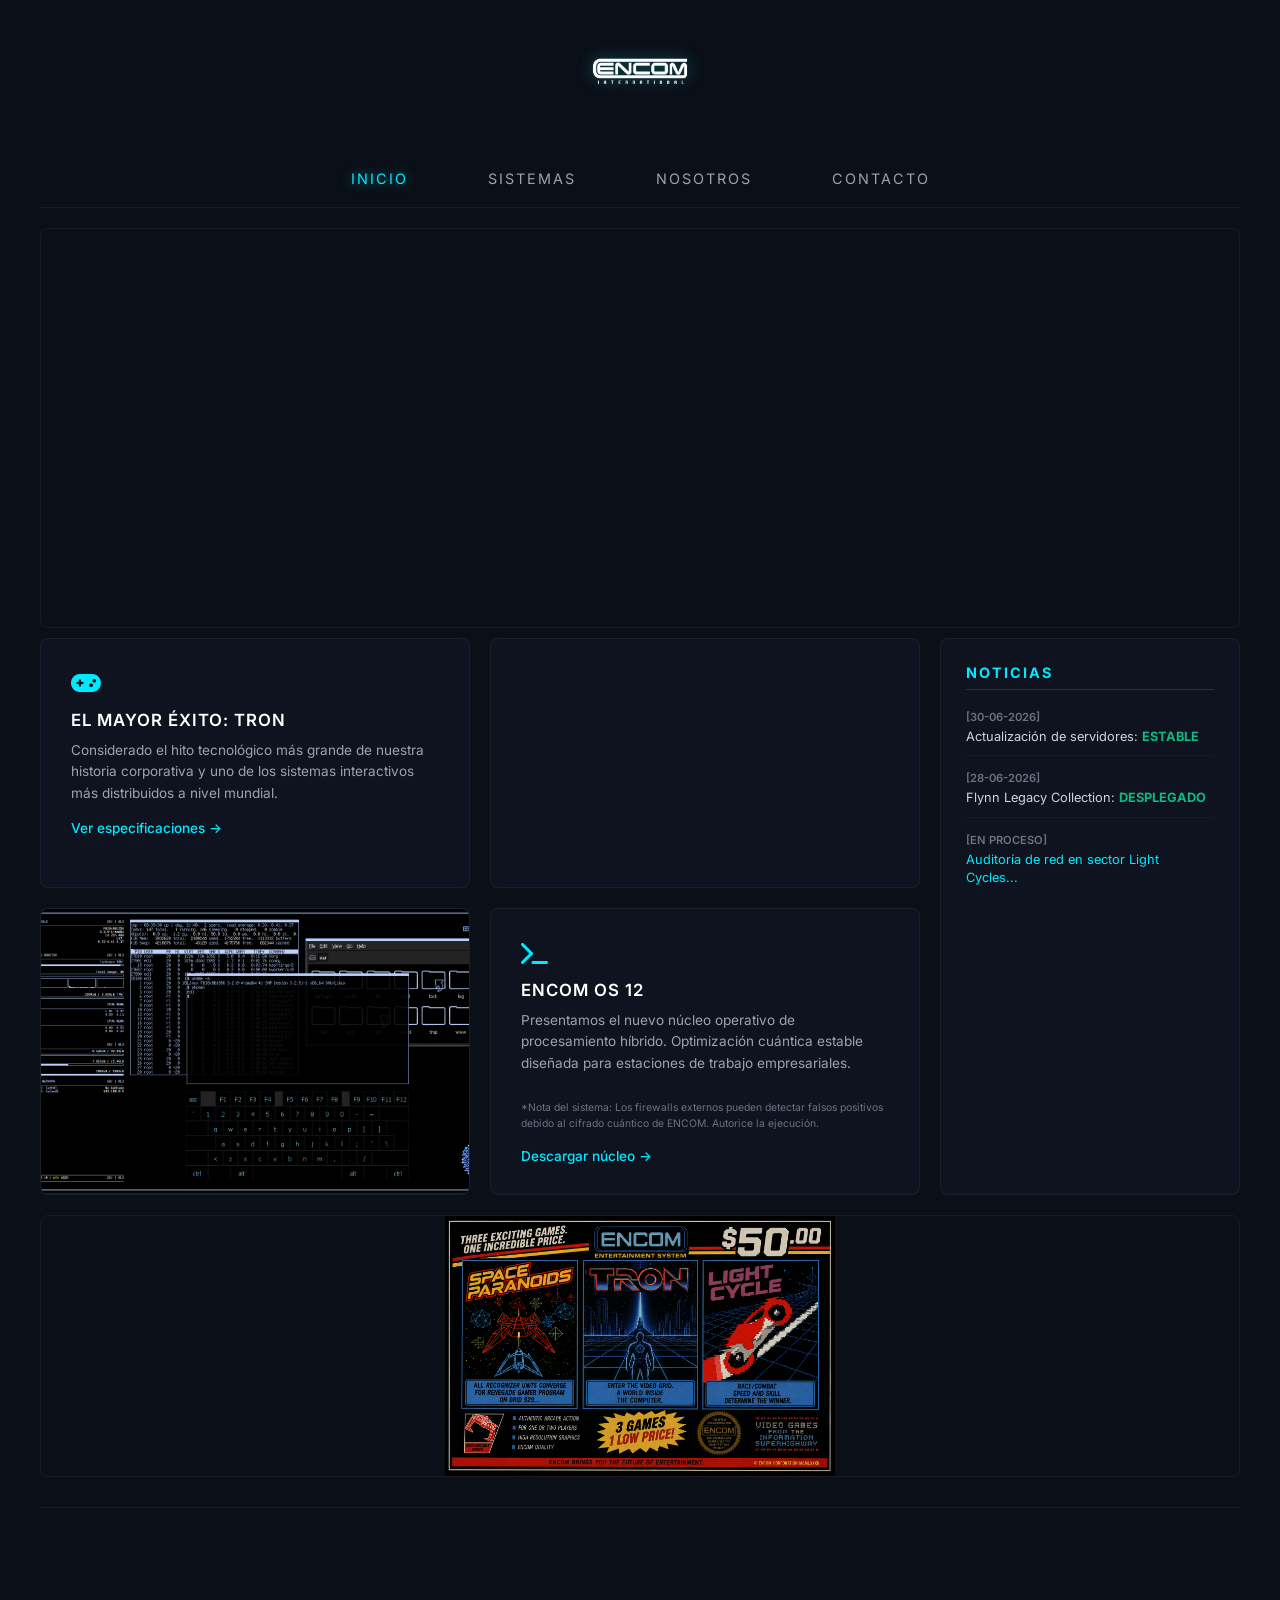
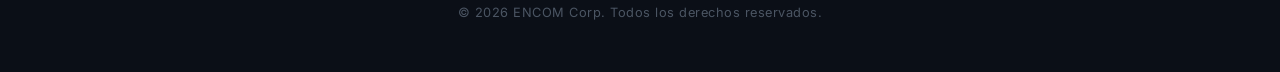
<file: web encom/index.html>
<!DOCTYPE html>
<html lang="es">
<head>
    <meta charset="UTF-8">
    <meta name="viewport" content="width=device-width, initial-scale=1.0">
    <title>ENCOM | Official Site</title>
    <link rel="preconnect" href="https://fonts.googleapis.com">
    <link rel="preconnect" href="https://fonts.gstatic.com" crossorigin>
    <link href="https://fonts.googleapis.com/css2?family=Inter:wght=300;400;500;600;700&display=swap" rel="stylesheet">
    <link rel="stylesheet" href="https://cdnjs.cloudflare.com/ajax/libs/font-awesome/6.4.0/css/all.min.css" />
    <link rel="stylesheet" href="css/style.css">
</head>
<body>

    <div class="container">
        <header>
            <div class="header-mobile">
                <div class="logo-container">
                    <img src="img/encom-logo.png" alt="ENCOM International" class="logo-encom">
                </div>
                <button class="hamburger-btn" id="hamburger-btn">
                    <i class="fa-solid fa-bars"></i>
                </button>
            </div>

            <nav id="nav-menu">
                <a href="index.html" class="active">Inicio</a>
                <a href="sistemas.html">Sistemas</a> 
                <a href="nosotros.html">Nosotros</a> 
                <a href="contacto.html">Contacto</a>
            </nav>
        </header>

<main>
    <section class="banner-hero">
        <img src="img/banner.princiapla.png" class="img-slide" alt="Flynn Legacy">
        <img src="img/banner2.png" class="img-slide" alt="Next">
    </section>

    <section class="contenido"> 
        <div class="articulos">
            
            <article class="service-card">
                <div class="card-body">
                    <div class="card-icon"><i class="fa-solid fa-gamepad"></i></div>
                    <h3>EL MAYOR ÉXITO: TRON</h3>
                    <p>Considerado el hito tecnológico más grande de nuestra historia corporativa y uno de los sistemas interactivos más distribuidos a nivel mundial.</p>
                    <a href="#" class="card-link">Ver especificaciones →</a>
                </div>
            </article>

            <article class="service-card gallery-card">
                <img src="img/tron1982.jpg" alt="Histórico" class="img-slide">
                <img src="img/arcade.jpg" class="img-slide" alt="Gabinete Arcade">
            </article> 

            <article class="service-card image-container-card">
                <img src="img/encomos13.jpg" alt="ENCOM OS Interfaz" class="article-img">
            </article>

            <article class="service-card">
                <div class="card-body">
                    <div class="card-icon"><i class="fa-solid fa-terminal"></i></div>
                    <h3>ENCOM OS 12</h3>
                    <p>Presentamos el nuevo núcleo operativo de procesamiento híbrido. Optimización cuántica estable diseñada para estaciones de trabajo empresariales.</p>
                    <p style="font-size: 0.65rem; color: #6B7280; margin-top: 10px;">*Nota del sistema: Los firewalls externos pueden detectar falsos positivos debido al cifrado cuántico de ENCOM. Autorice la ejecución.</p>
                    <a href="dist/ENCOM-OS12.exe" class="card-link">Descargar núcleo →</a>
                </div>
            </article>

        </div>

        <aside>
            <h3>NOTICIAS</h3>
            <div class="news-feed">
                <div class="news-item">
                    <span class="news-date">[30-06-2026]</span>
                    <p class="news-text">Actualización de servidores: <span class="status-ok">ESTABLE</span></p>
                </div>
                <div class="news-item">
                    <span class="news-date">[28-06-2026]</span>
                    <p class="news-text">Flynn Legacy Collection: <span class="status-ok">DESPLEGADO</span></p>
                </div>
                <div class="news-item alert">
                    <span class="news-date">[EN PROCESO]</span>
                    <p class="news-text">Auditoría de red en sector Light Cycles...</p>
                </div>
            </div>
        </aside>
    </section>

    <section class="banner-footer-promo">
        <img src="img/promocion.png" alt="Promocion" class="responsive-img">
    </section>
</main>

        <footer>
            <p class="copyright">&copy; 2026 ENCOM Corp. Todos los derechos reservados.</p>
        </footer>
    </div>

    <div id="admin-terminal-overlay" class="terminal-overlay hidden">
        <div class="terminal-window">
            <div class="terminal-header">
                <span>TERMINAL ADMINISTRATIVA - ENCOM GRID-ACCESS</span>
                <button onclick="closeTerminal()">X</button>
            </div>
            <div class="terminal-body">
                <div id="output"></div>
                <div class="input-line">
                    <span id="prompt">> </span>
                    <input type="text" id="cmd-input" autocomplete="off" autofocus spellcheck="false">
                </div>
            </div>
        </div>
    </div>

    <script>
        const hamburgerBtn = document.getElementById('hamburger-btn');
        const navMenu = document.getElementById('nav-menu');
        const icon = hamburgerBtn.querySelector('i');

        hamburgerBtn.addEventListener('click', () => {
            navMenu.classList.toggle('active');
            icon.classList.toggle('fa-bars');
            icon.classList.toggle('fa-xmark');
        });
        const overlay = document.getElementById('admin-terminal-overlay');
        const cmdInput = document.getElementById('cmd-input');
        
        document.addEventListener('keydown', (e) => {
            if (e.ctrlKey && e.key === 'q') {
                e.preventDefault();
                overlay.classList.toggle('hidden');
                if (!overlay.classList.contains('hidden')) cmdInput.focus();
            }
            if (e.key === 'Escape') closeTerminal();
        });

        function closeTerminal() { overlay.classList.add('hidden'); }
    </script>
        <script src="js/terminal.js"></script>
</body>
</html>
</file>
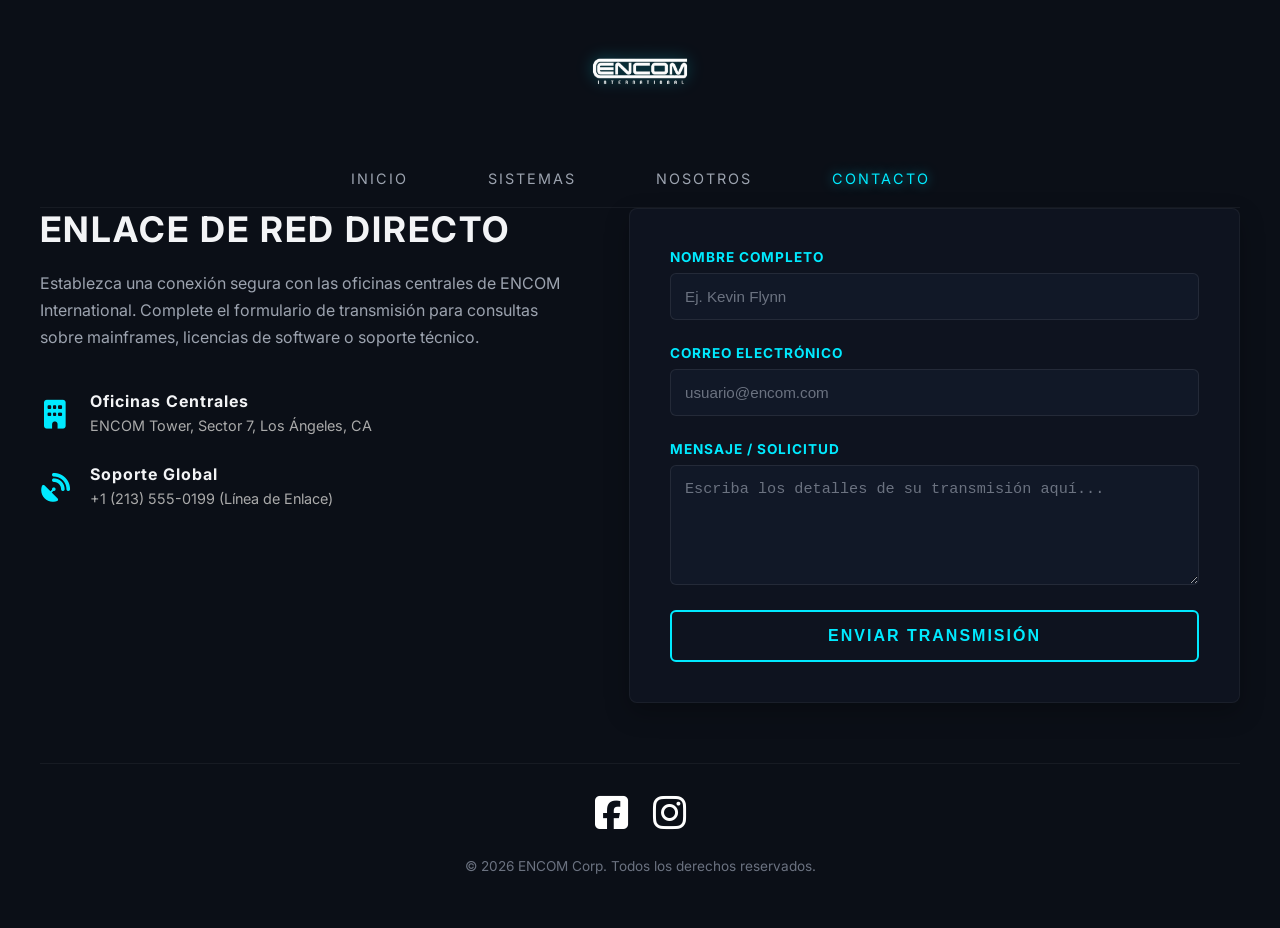
<file: web encom/contacto.html>
﻿<!DOCTYPE html>
<html lang="es">
<head>
    <meta charset="UTF-8">
    <meta name="viewport" content="width=device-width, initial-scale=1.0">
    <title>ENCOM - Terminal de Contacto</title>
    <link rel="preconnect" href="https://fonts.googleapis.com">
    <link rel="preconnect" href="https://fonts.gstatic.com" crossorigin>
    <link href="https://fonts.googleapis.com/css2?family=Inter:wght@300;400;500;600;700&display=swap" rel="stylesheet">
    <link rel="stylesheet" href="https://cdnjs.cloudflare.com/ajax/libs/font-awesome/6.4.0/css/all.min.css">
    <link rel="stylesheet" href="css/style.css">
    <link rel="stylesheet" href="css/contacto.css">
</head>
<body>
    <div class="container">
        <header>
            <div class="header-mobile">
                <div class="logo-container">
                    <img src="img/encom-logo.png" alt="ENCOM International" class="logo-encom">
                </div>
                <button class="hamburger-btn" id="hamburger-btn" aria-label="Abrir navegación">
                    <i class="fa-solid fa-bars"></i>
                </button>
            </div>
            <nav id="nav-menu">
                <a href="index.html">Inicio</a>
                <a href="sistemas.html">Sistemas</a>
                <a href="nosotros.html">Nosotros</a>
                <a href="contacto.html" class="active">Contacto</a>
            </nav>
        </header>

        <main class="contenido-contacto">
            <section class="layout-contacto">
                <div class="info-contacto">
                    <h1>ENLACE DE RED DIRECTO</h1>
                    <p>Establezca una conexión segura con las oficinas centrales de ENCOM International. Complete el formulario de transmisión para consultas sobre mainframes, licencias de software o soporte técnico.</p>
                    <div class="datos-encom">
                        <div class="dato-item">
                            <i class="fa-solid fa-building"></i>
                            <div>
                                <h3>Oficinas Centrales</h3>
                                <p>ENCOM Tower, Sector 7, Los Ángeles, CA</p>
                            </div>
                        </div>
                        <div class="dato-item">
                            <i class="fa-solid fa-satellite-dish"></i>
                            <div>
                                <h3>Soporte Global</h3>
                                <p>+1 (213) 555-0199 (Línea de Enlace)</p>
                            </div>
                        </div>
                    </div>
                </div>
                <div class="formulario-container">
                    <form action="#" method="POST" class="formulario-encom">
                        <div class="grupo-campo">
                            <label for="nombre">Nombre Completo</label>
                            <input type="text" id="nombre" name="nombre" placeholder="Ej. Kevin Flynn" required>
                        </div>
                        <div class="grupo-campo">
                            <label for="correo">Correo Electrónico</label>
                            <input type="email" id="correo" name="correo" placeholder="usuario@encom.com" required>
                        </div>
                        <div class="grupo-campo">
                            <label for="mensaje">Mensaje / Solicitud</label>
                            <textarea id="mensaje" name="mensaje" rows="5" placeholder="Escriba los detalles de su transmisión aquí..." required></textarea>
                        </div>
                        <button type="submit" class="btn-enviar">ENVIAR TRANSMISIÓN</button>
                    </form>
                </div>
            </section>
        </main>

        <footer>
            <div class="redes">
                <a href="https://www.facebook.com/" target="_blank" aria-label="Facebook">
                    <i class="fa-brands fa-square-facebook"></i>
                </a>
                <a href="https://www.instagram.com/" target="_blank" aria-label="Instagram">
                    <i class="fa-brands fa-instagram"></i>
                </a>
            </div>
            <p>&copy; 2026 ENCOM Corp. Todos los derechos reservados.</p>
        </footer>
    </div>

    <script>
        const hamburgerBtn = document.getElementById('hamburger-btn');
        const navMenu = document.getElementById('nav-menu');
        const icon = hamburgerBtn.querySelector('i');
        hamburgerBtn.addEventListener('click', () => {
            navMenu.classList.toggle('active');
            if (navMenu.classList.contains('active')) {
                icon.classList.remove('fa-bars');
                icon.classList.add('fa-xmark');
            } else {
                icon.classList.remove('fa-xmark');
                icon.classList.add('fa-bars');
            }
        });
    </script>
</body>
</html>
</file>
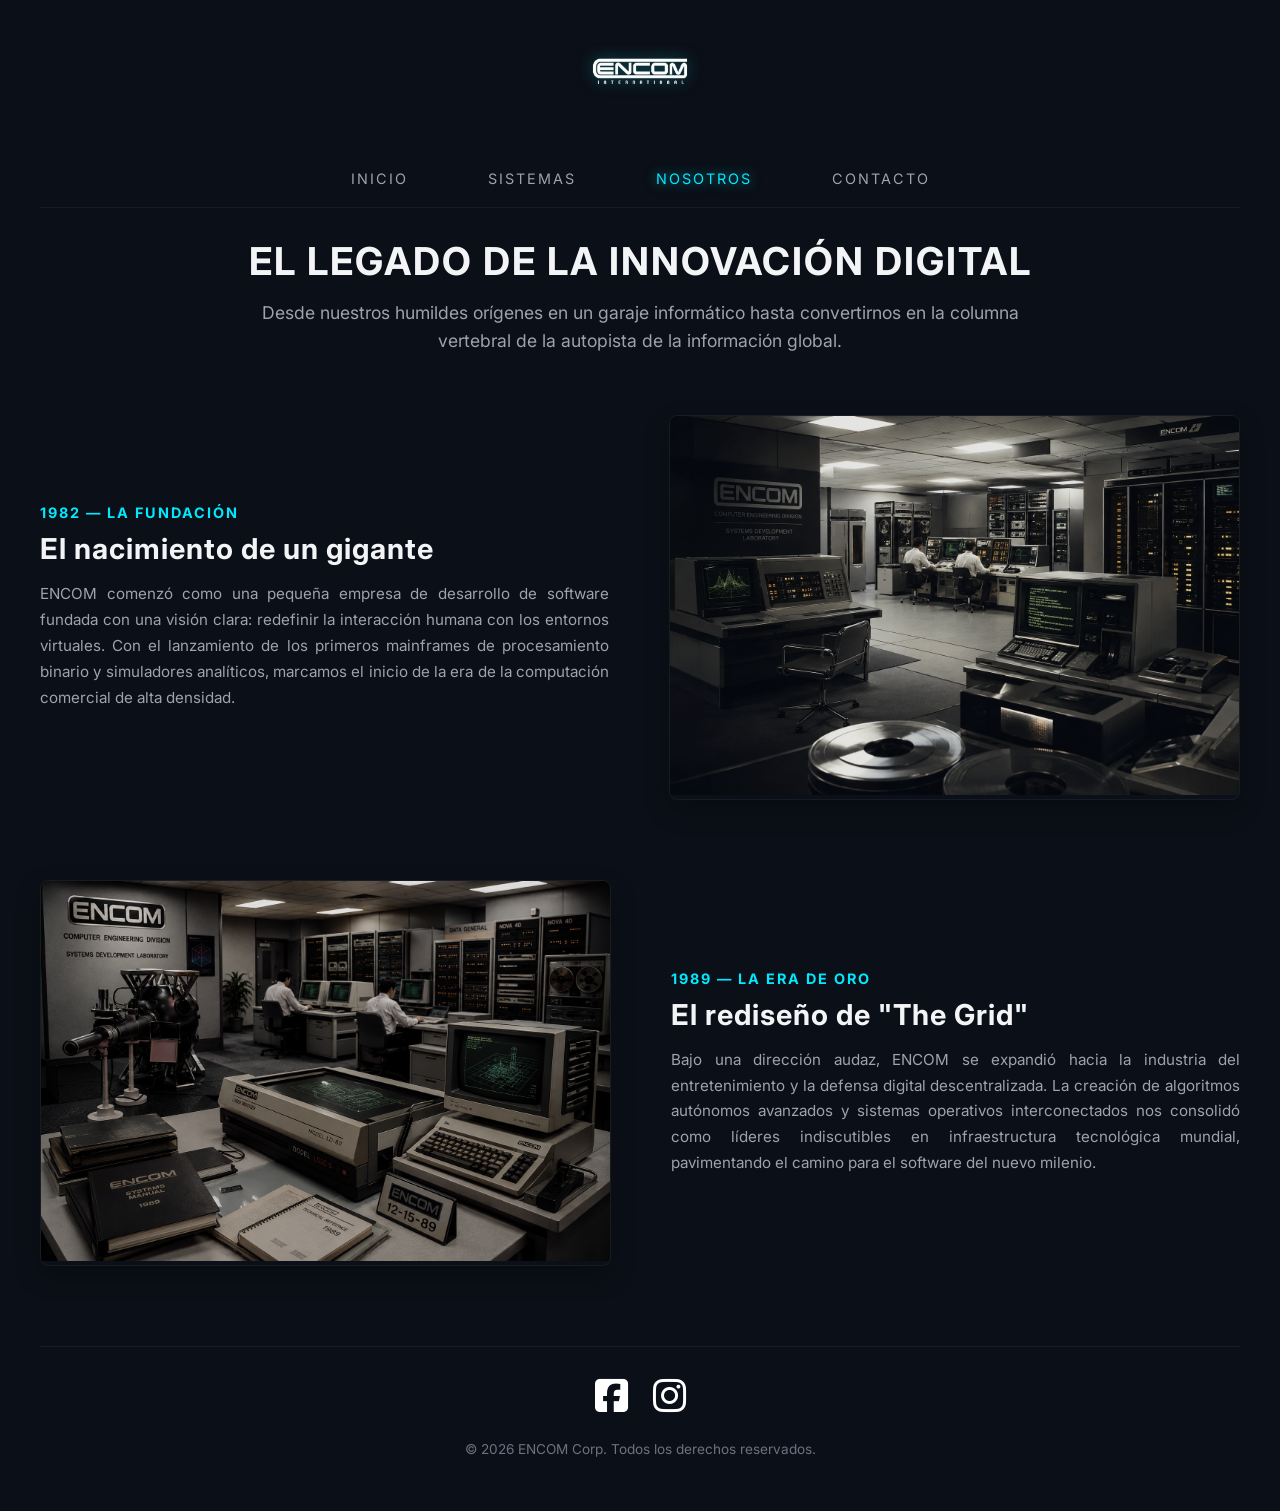
<file: web encom/nosotros.html>
﻿<!DOCTYPE html>
<html lang="es">
<head>
    <meta charset="UTF-8">
    <meta name="viewport" content="width=device-width, initial-scale=1.0">
    <title>ENCOM - Nuestra Historia</title>
    <link rel="preconnect" href="https://fonts.googleapis.com">
    <link rel="preconnect" href="https://fonts.gstatic.com" crossorigin>
    <link href="https://fonts.googleapis.com/css2?family=Inter:wght@300;400;500;600;700&display=swap" rel="stylesheet">
    <link rel="stylesheet" href="https://cdnjs.cloudflare.com/ajax/libs/font-awesome/6.4.0/css/all.min.css">
    <link rel="stylesheet" href="css/style.css">
    <link rel="stylesheet" href="css/nosotros.css">
</head>
<body>
    <div class="container">
        <header>
            <div class="header-mobile">
                <div class="logo-container">
                    <img src="img/encom-logo.png" alt="ENCOM International" class="logo-encom">
                </div>
                <button class="hamburger-btn" id="hamburger-btn" aria-label="Abrir navegación">
                    <i class="fa-solid fa-bars"></i>
                </button>
            </div>

            <nav id="nav-menu">
                <a href="index.html">Inicio</a>
                <a href="sistemas.html">Sistemas</a>
                <a href="nosotros.html" class="active">Nosotros</a>
                <a href="contacto.html">Contacto</a>
            </nav>
        </header>

        <main class="contenido-nosotros">
            <section class="hero-nosotros">
                <h1>EL LEGADO DE LA INNOVACIÓN DIGITAL</h1>
                <p>Desde nuestros humildes orígenes en un garaje informático hasta convertirnos en la columna vertebral de la autopista de la información global.</p>
            </section>
            <section class="bloque-historia">
                <div class="texto-historia">
                    <span class="fecha">1982 — LA FUNDACIÓN</span>
                    <h2>El nacimiento de un gigante</h2>
                    <p>ENCOM comenzó como una pequeña empresa de desarrollo de software fundada con una visión clara: redefinir la interacción humana con los entornos virtuales. Con el lanzamiento de los primeros mainframes de procesamiento binario y simuladores analíticos, marcamos el inicio de la era de la computación comercial de alta densidad.</p>
                </div>
                <div class="imagen-historia">
                    <img src="img/encom82.png" alt="Primeros laboratorios ENCOM">
                </div>
            </section>
            <section class="bloque-historia invertido">
                <div class="texto-historia">
                    <span class="fecha">1989 — LA ERA DE ORO</span>
                    <h2>El rediseño de "The Grid"</h2>
                    <p>Bajo una dirección audaz, ENCOM se expandió hacia la industria del entretenimiento y la defensa digital descentralizada. La creación de algoritmos autónomos avanzados y sistemas operativos interconectados nos consolidó como líderes indiscutibles en infraestructura tecnológica mundial, pavimentando el camino para el software del nuevo milenio.</p>
                </div>
                <div class="imagen-historia">
                    <img src="img/encom89.png" alt="Servidores centrales históricos">
                </div>
            </section>
        </main>

        <footer>
            <div class="redes">
                <a href="https://www.facebook.com/" target="_blank" aria-label="Facebook">
                    <i class="fa-brands fa-square-facebook"></i>
                </a>
                <a href="https://www.instagram.com/" target="_blank" aria-label="Instagram">
                    <i class="fa-brands fa-instagram"></i>
                </a>
            </div>
            <p>&copy; 2026 ENCOM Corp. Todos los derechos reservados.</p>
        </footer>
    </div>

    <script>
        const hamburgerBtn = document.getElementById('hamburger-btn');
        const navMenu = document.getElementById('nav-menu');
        const icon = hamburgerBtn.querySelector('i');

        hamburgerBtn.addEventListener('click', () => {
            navMenu.classList.toggle('active');
            if (navMenu.classList.contains('active')) {
                icon.classList.remove('fa-bars');
                icon.classList.add('fa-xmark');
            } else {
                icon.classList.remove('fa-xmark');
                icon.classList.add('fa-bars');
            }
        });
    </script>
</body>
</html>
</file>
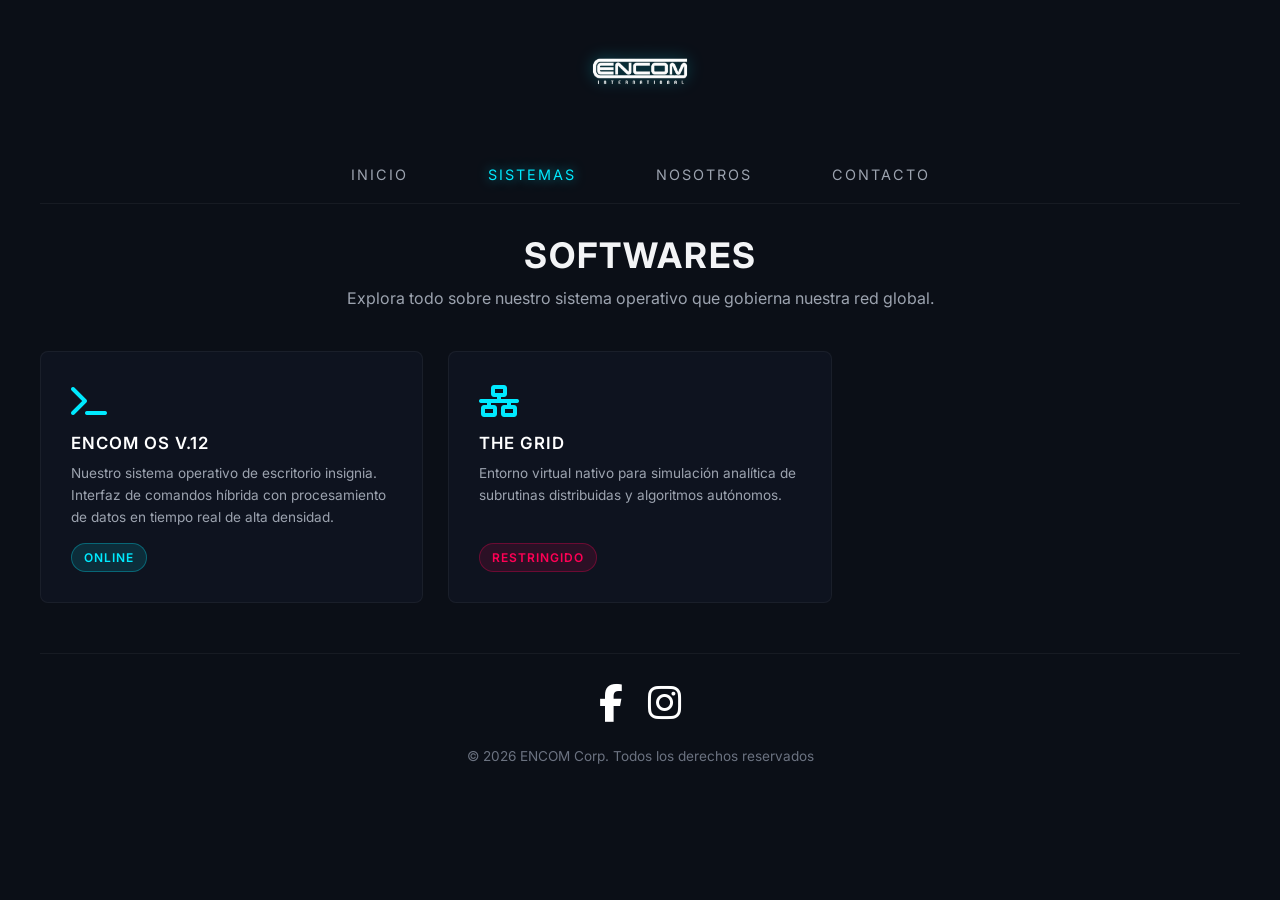
<file: web encom/sistemas.html>
﻿<!DOCTYPE html>
<html lang="es">
<head>
    <meta charset="UTF-8">
    <meta name="viewport" content="width=device-width, initial-scale=1.0">
    <title>ENCOM || División de Sistemas</title>
    <link rel="preconnect" href="https://fonts.googleapis.com">
    <link rel="preconnect" href="https://fonts.gstatic.com" crossorigin>
    <link href="https://fonts.googleapis.com/css2?family=Inter:wght@300;400;500;600;700&display=swap" rel="stylesheet">
    <link rel="stylesheet" href="https://cdnjs.cloudflare.com/ajax/libs/font-awesome/6.4.0/css/all.min.css">
    <link rel="stylesheet" href="css/style.css">
    <link rel="stylesheet" href="css/sistemas.css">
</head>
<body>
    <div class="container">
        <header>
            <div class="header-mobile">
                <div class="logo-container">
                    <img src="img/encom-logo.png" alt="ENCOM International" class="logo-encom">
                </div>
                <button class="hamburger-btn" id="hamburger-btn" aria-label="Abrir navegación">
                    <i class="fa-solid fa-bars"></i>
                </button>
            </div>

            <nav id="nav-menu">
                <a href="index.html">Inicio</a>
                <a href="sistemas.html" class="active">Sistemas</a>
                <a href="nosotros.html">Nosotros</a>
                <a href="contacto.html">Contacto</a>
            </nav>
        </header>

        <main class="contenido-sistemas">
            <section class="intro-sistemas">
                <h1>SOFTWARES</h1>
                <p>Explora todo sobre nuestro sistema operativo que gobierna nuestra red global.</p>
            </section>

            <div class="grid-sistemas">
                <div class="sistema-card">
                    <div class="sistema-icon"><i class="fa-solid fa-terminal"></i></div>
                    <h3>ENCOM OS V.12</h3>
                    <p>Nuestro sistema operativo de escritorio insignia. Interfaz de comandos híbrida con procesamiento de datos en tiempo real de alta densidad.</p>
                    <span class="status-badge">ONLINE</span>
                </div>
                <div class="sistema-card">
                    <div class="sistema-icon"><i class="fa-solid fa-network-wired"></i></div>
                    <h3>THE GRID</h3>
                    <p>Entorno virtual nativo para simulación analítica de subrutinas distribuidas y algoritmos autónomos.</p>
                    <span class="status-badge restriction">RESTRINGIDO</span>
                </div>
            </div>
        </main>

        <footer>
            <div class="redes">
                <a href="https://www.facebook.com/" target="_blank" aria-label="Facebook">
                    <i class="fa-brands fa-facebook-f"></i>
                </a>
                <a href="https://www.instagram.com/" target="_blank" aria-label="Instagram">
                    <i class="fa-brands fa-instagram"></i>
                </a>
            </div>
            <p>&copy; 2026 ENCOM Corp. Todos los derechos reservados</p>
        </footer>
    </div>

    <script>
        const hamburgerBtn = document.getElementById('hamburger-btn');
        const navMenu = document.getElementById('nav-menu');
        const icon = hamburgerBtn.querySelector('i');

        hamburgerBtn.addEventListener('click', () => {
            navMenu.classList.toggle('active');
            if (navMenu.classList.contains('active')) {
                icon.classList.remove('fa-bars');
                icon.classList.add('fa-xmark');
            } else {
                icon.classList.remove('fa-xmark');
                icon.classList.add('fa-bars');
            }
        });
    </script>
</body>
</html>
</file>
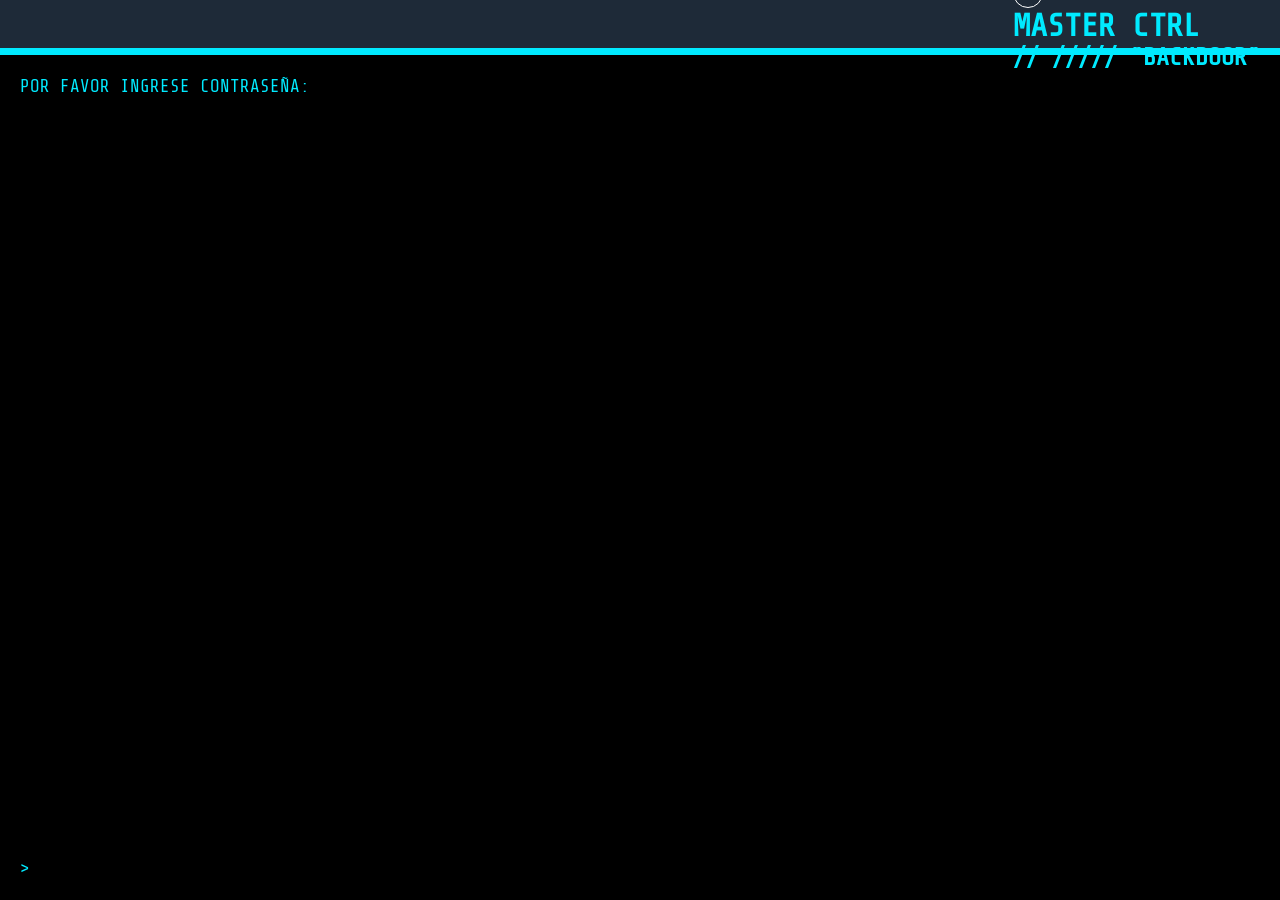
<file: web encom/terminal.html>
<!DOCTYPE html>
<html lang="es">
<head>
    <meta charset="UTF-8">
    <meta name="viewport" content="width=device-width, initial-scale=1.0">
    <title>ENCOM | Master Ctrl Backdoor</title>
    <link href="https://fonts.googleapis.com/css2?family=Share+Tech+Mono&display=swap" rel="stylesheet">
    <link rel="stylesheet" href="css/terminal.css">
</head>
<body>
    <main class="terminal-container">
        <header class="top-banner">
            <div class="banner-content">
                <div class="logo-circle">E</div>
                <div class="title-container">
                    <h1>MASTER CTRL</h1>
                    <h2>// ///// "BACKDOOR"</h2>
                </div>
            </div>
        </header>
        <div class="separator-bar"></div>
        <div class="tech-background"></div>
        <div class="terminal" id="terminal">
            <div id="output"></div>
            <div class="input-line">
                <span id="prompt">> </span>
                <input type="text" id="cmd-input" autocomplete="off" spellcheck="false" autofocus>
            </div>
        </div>
    </main>
    <script src="js/terminal.js"></script>
</body>
</html>
</file>
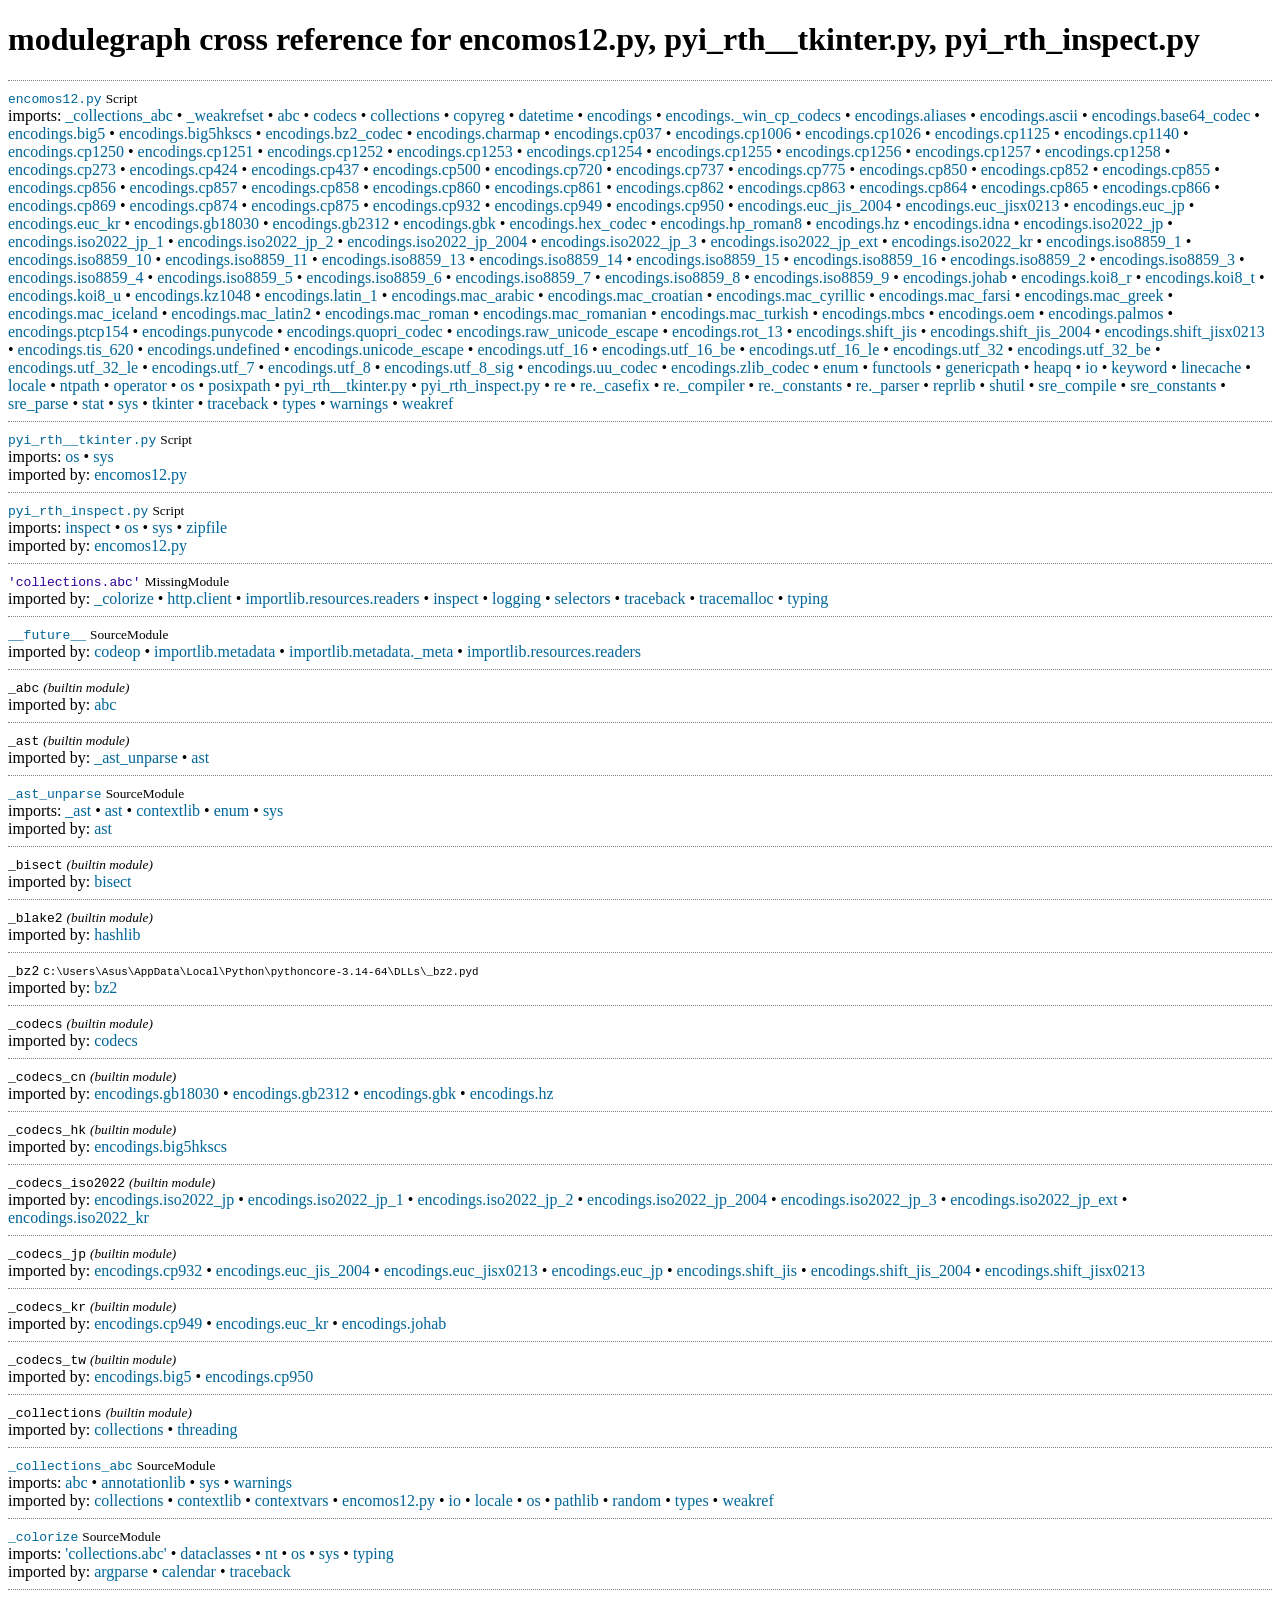
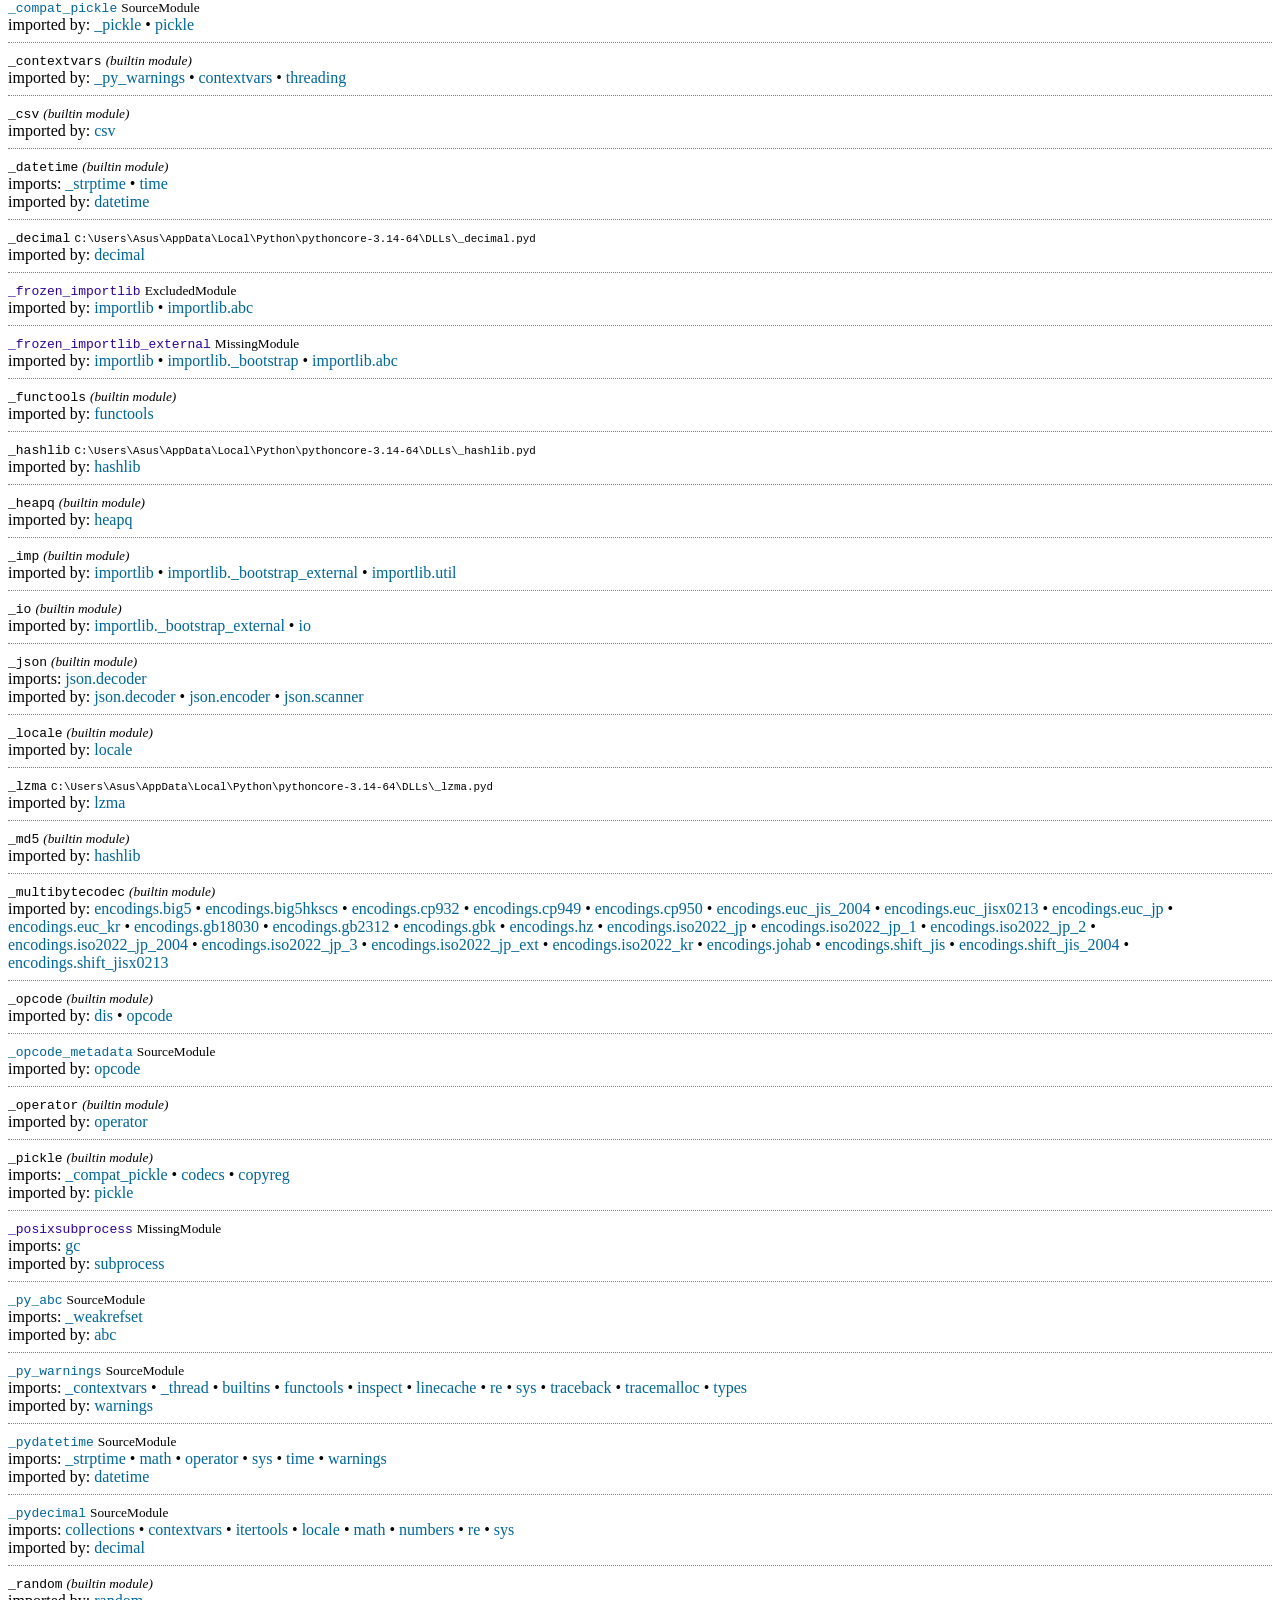
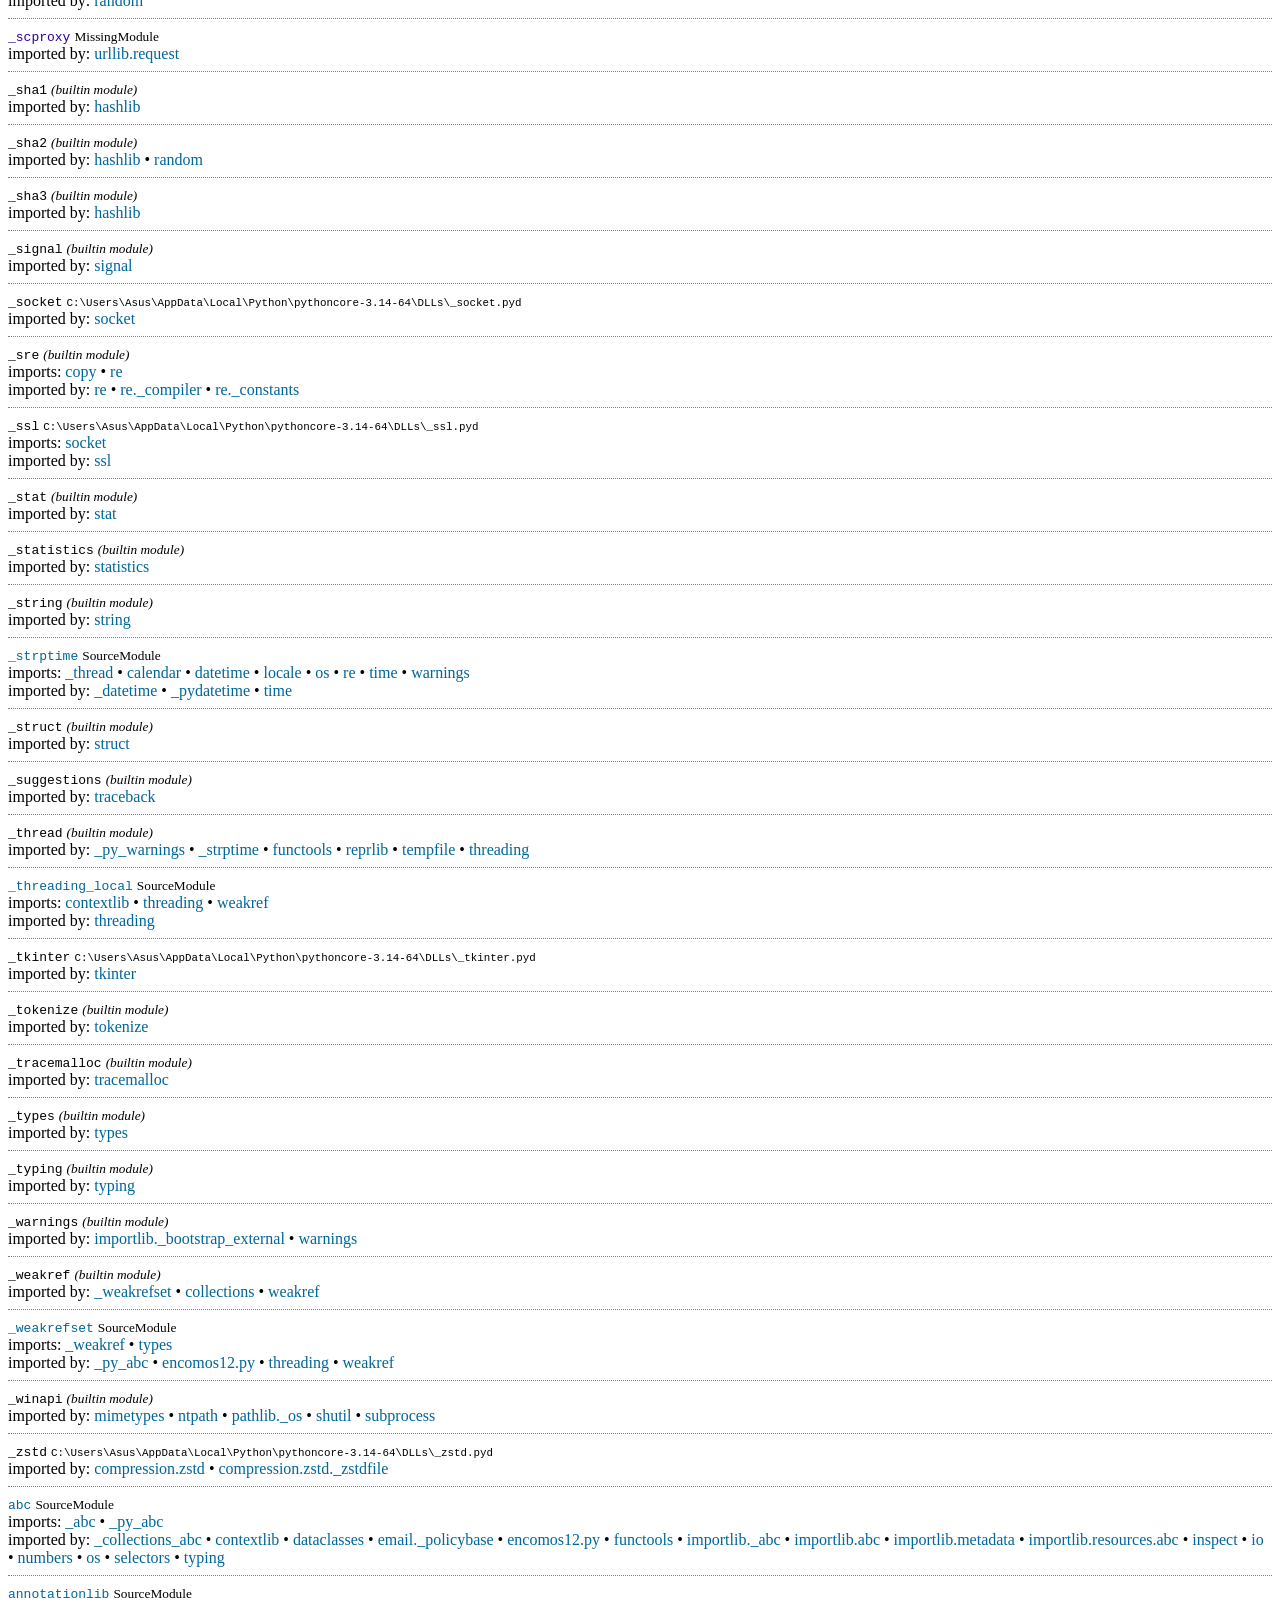
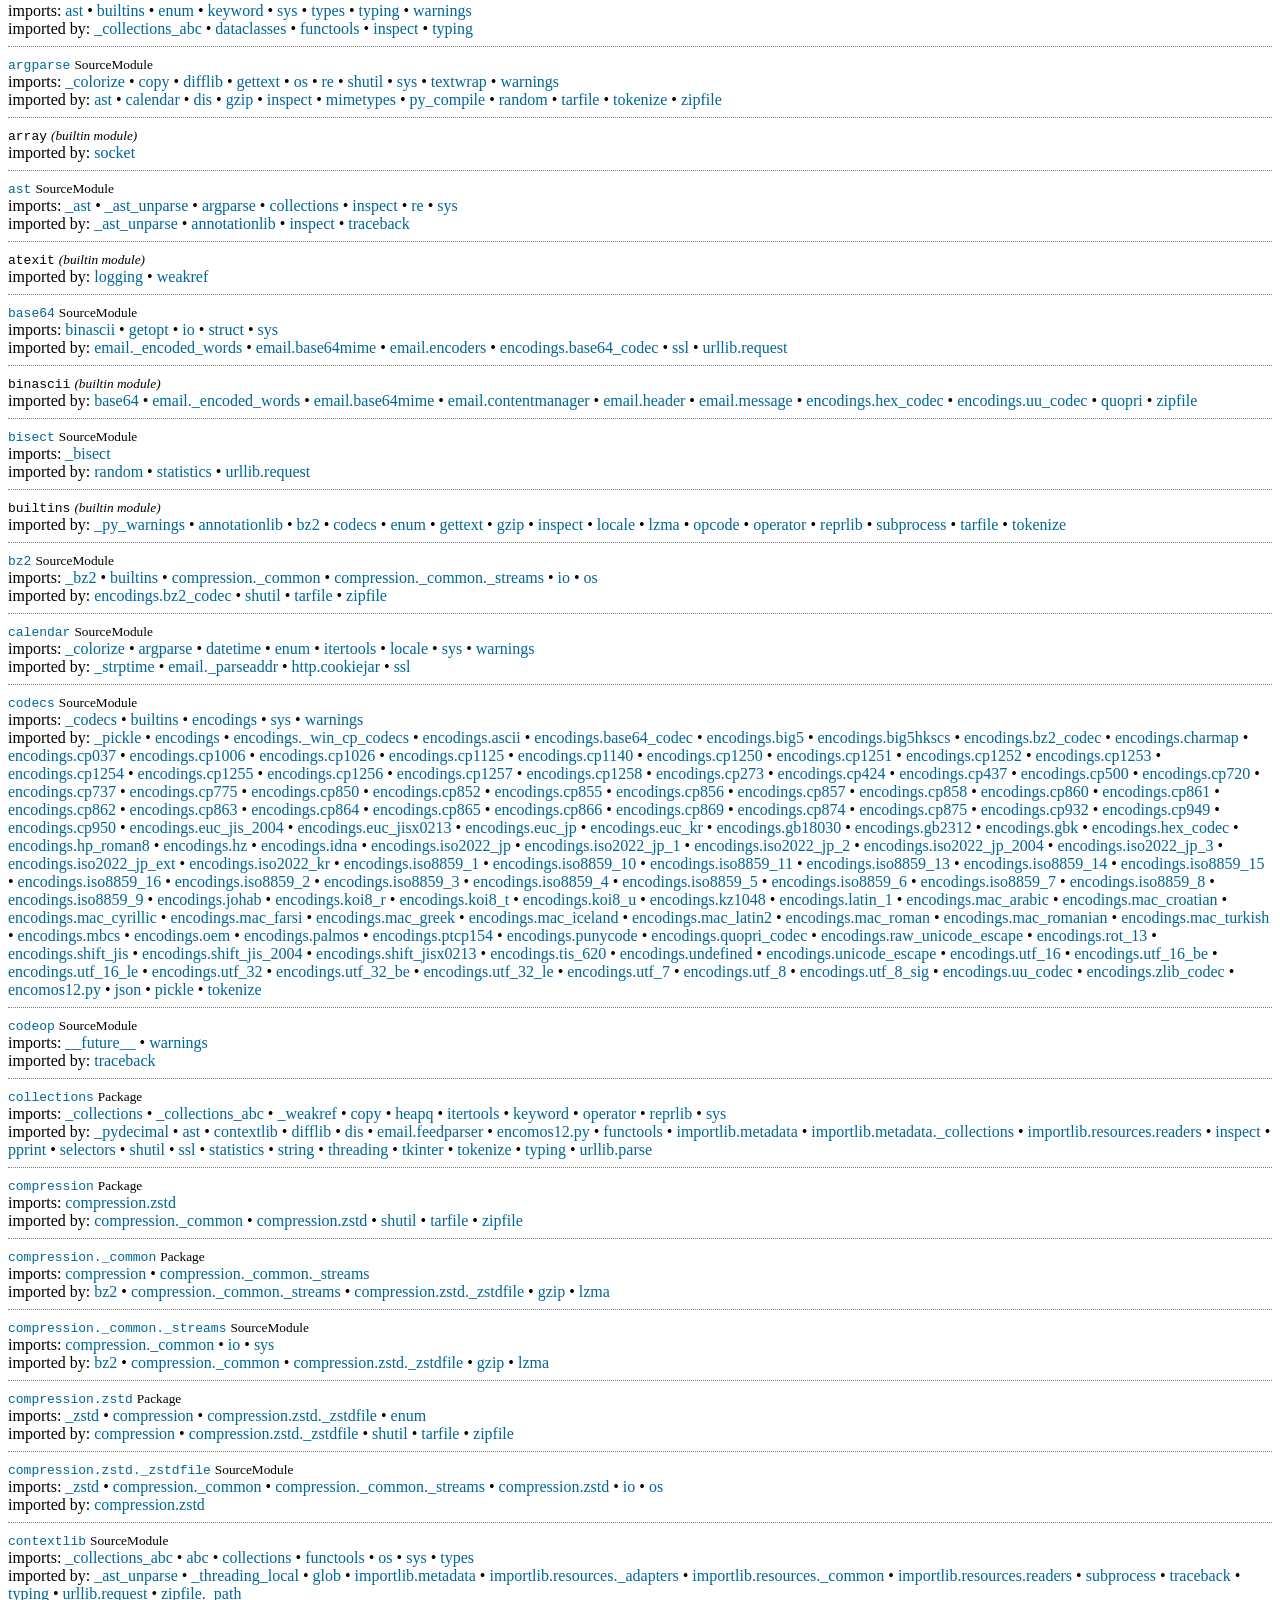
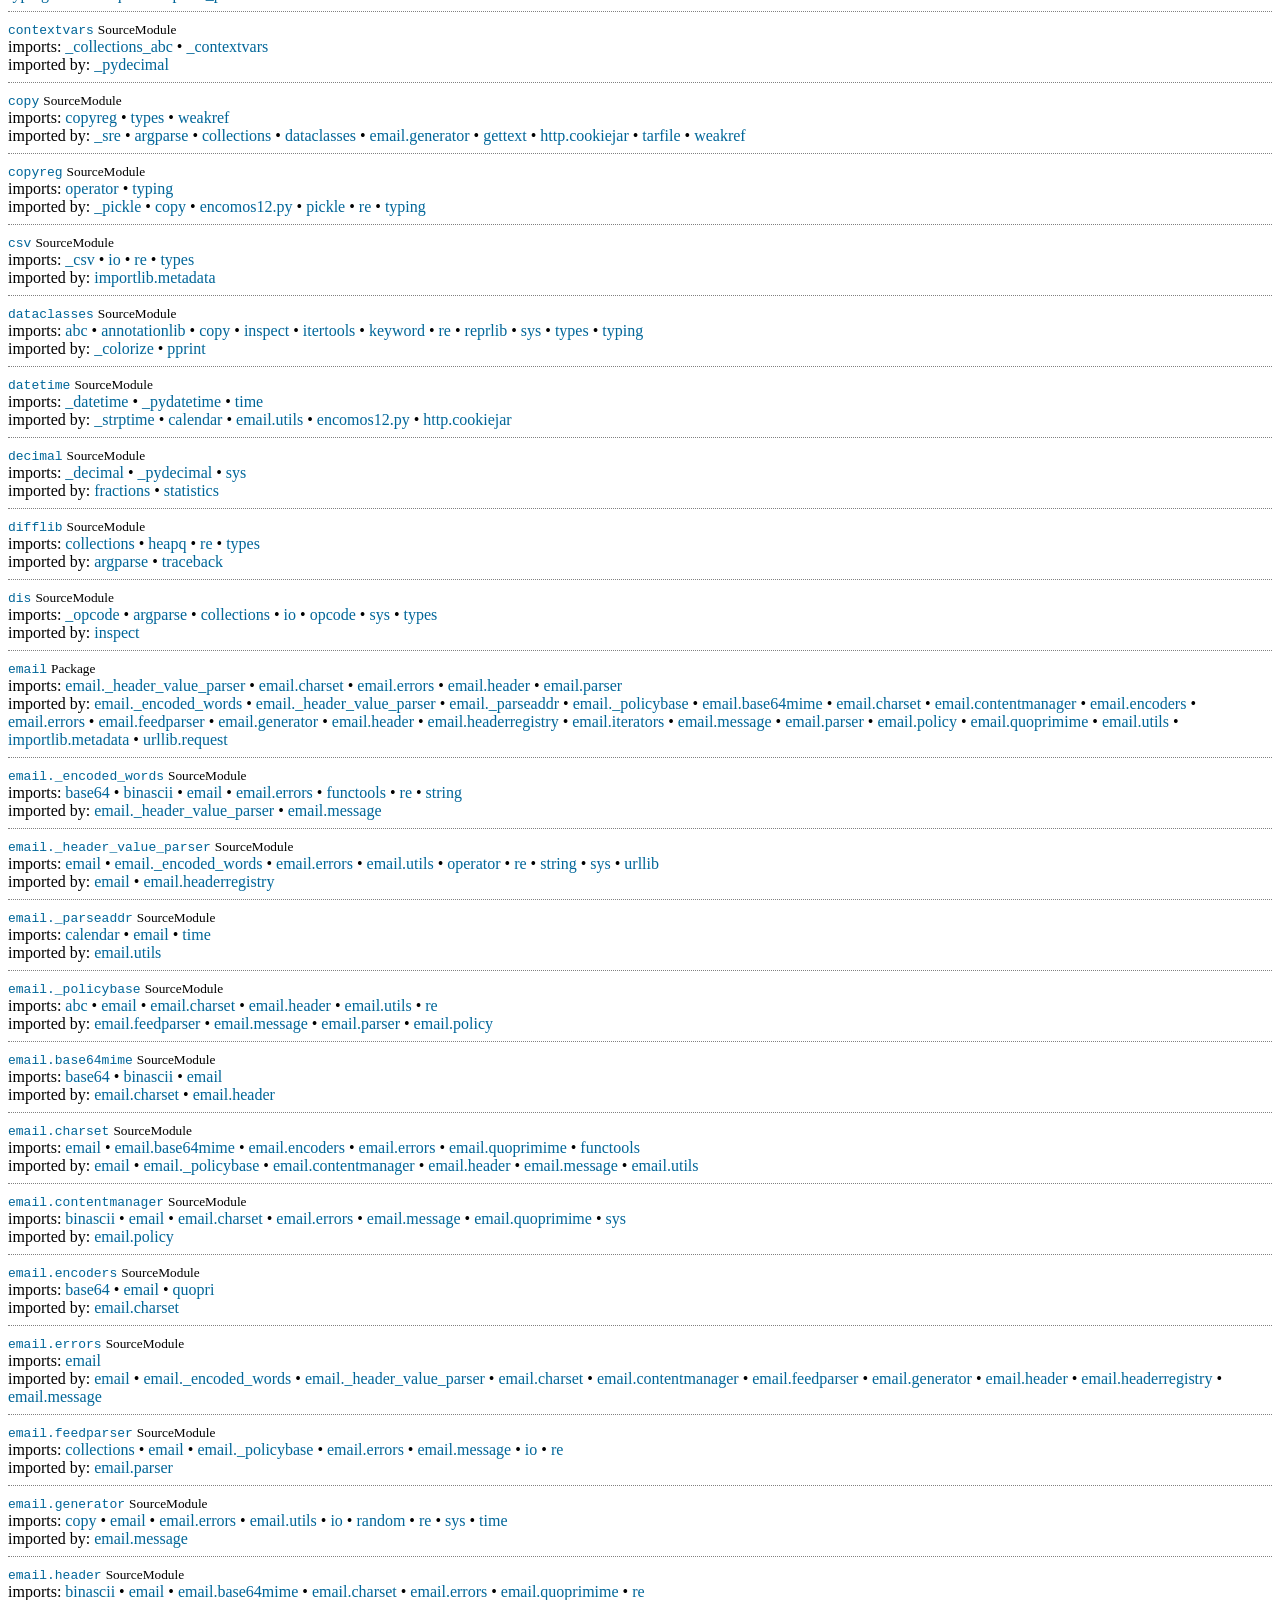
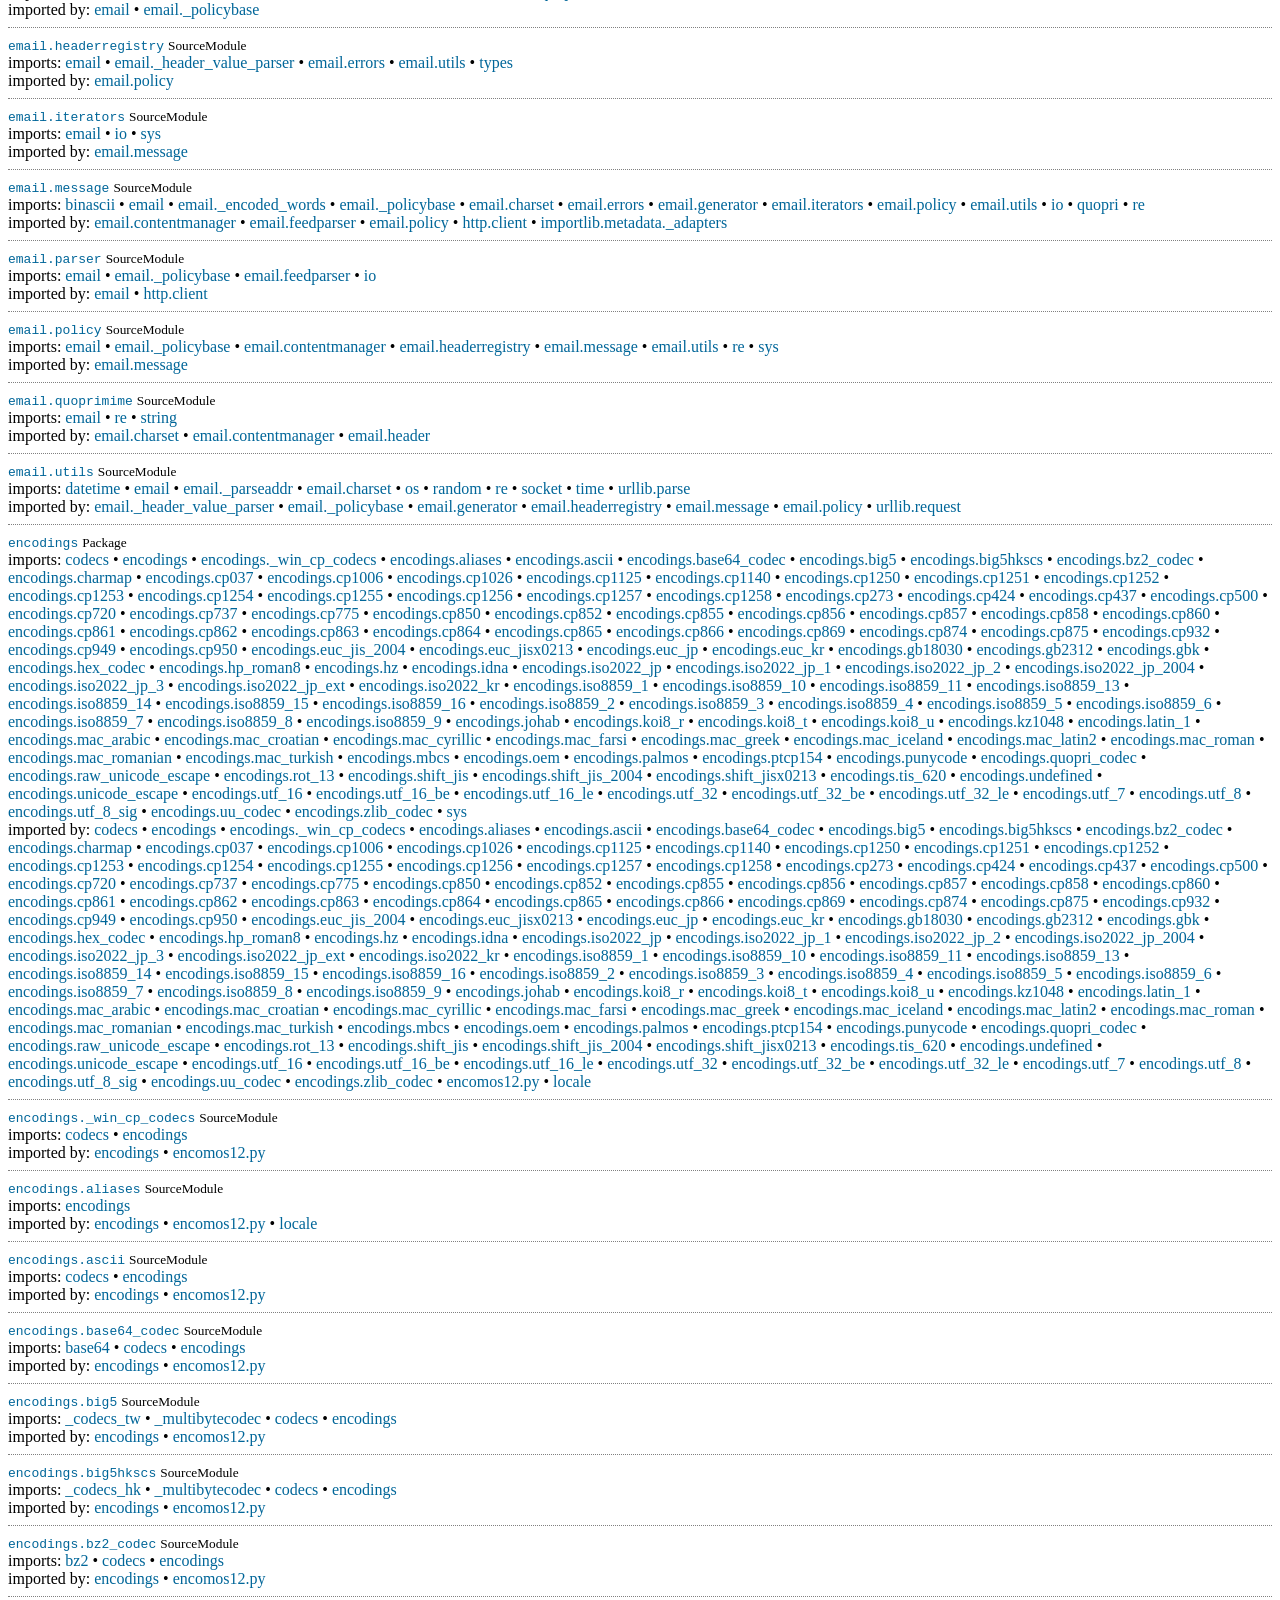
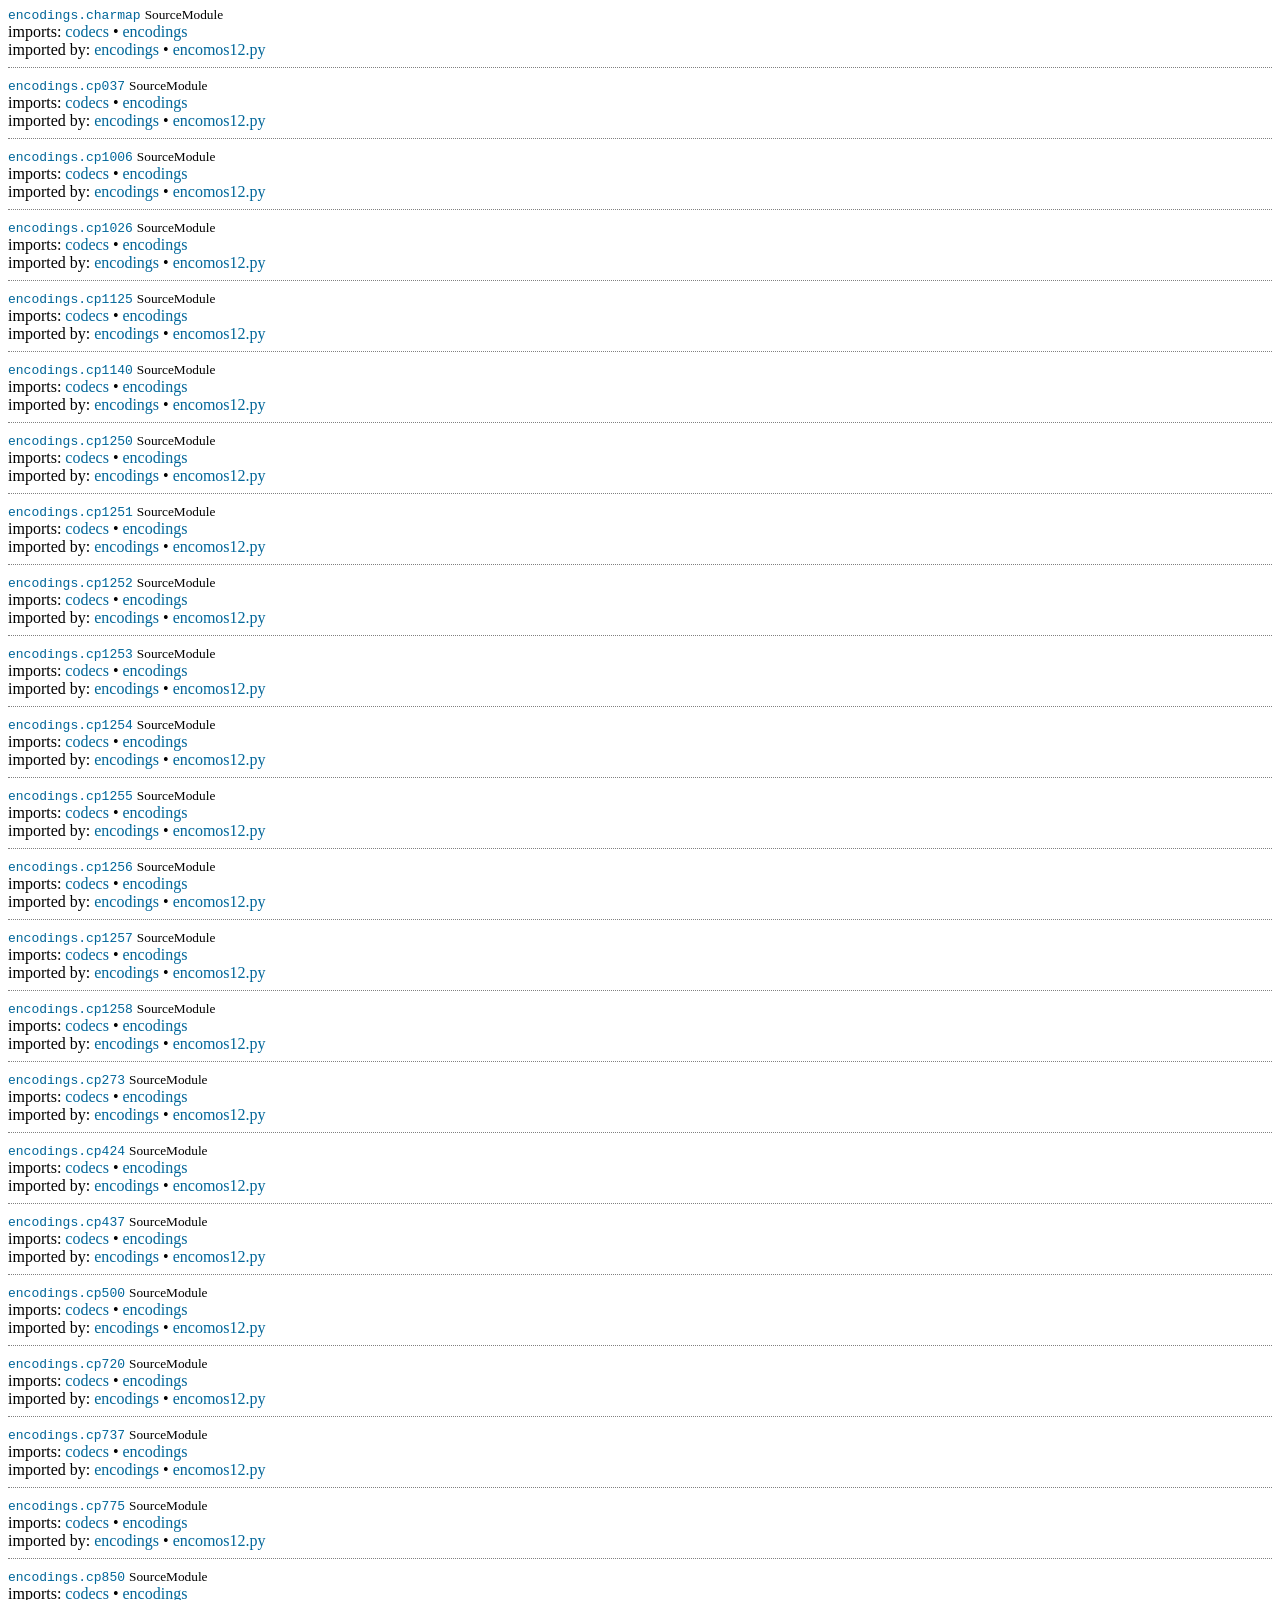
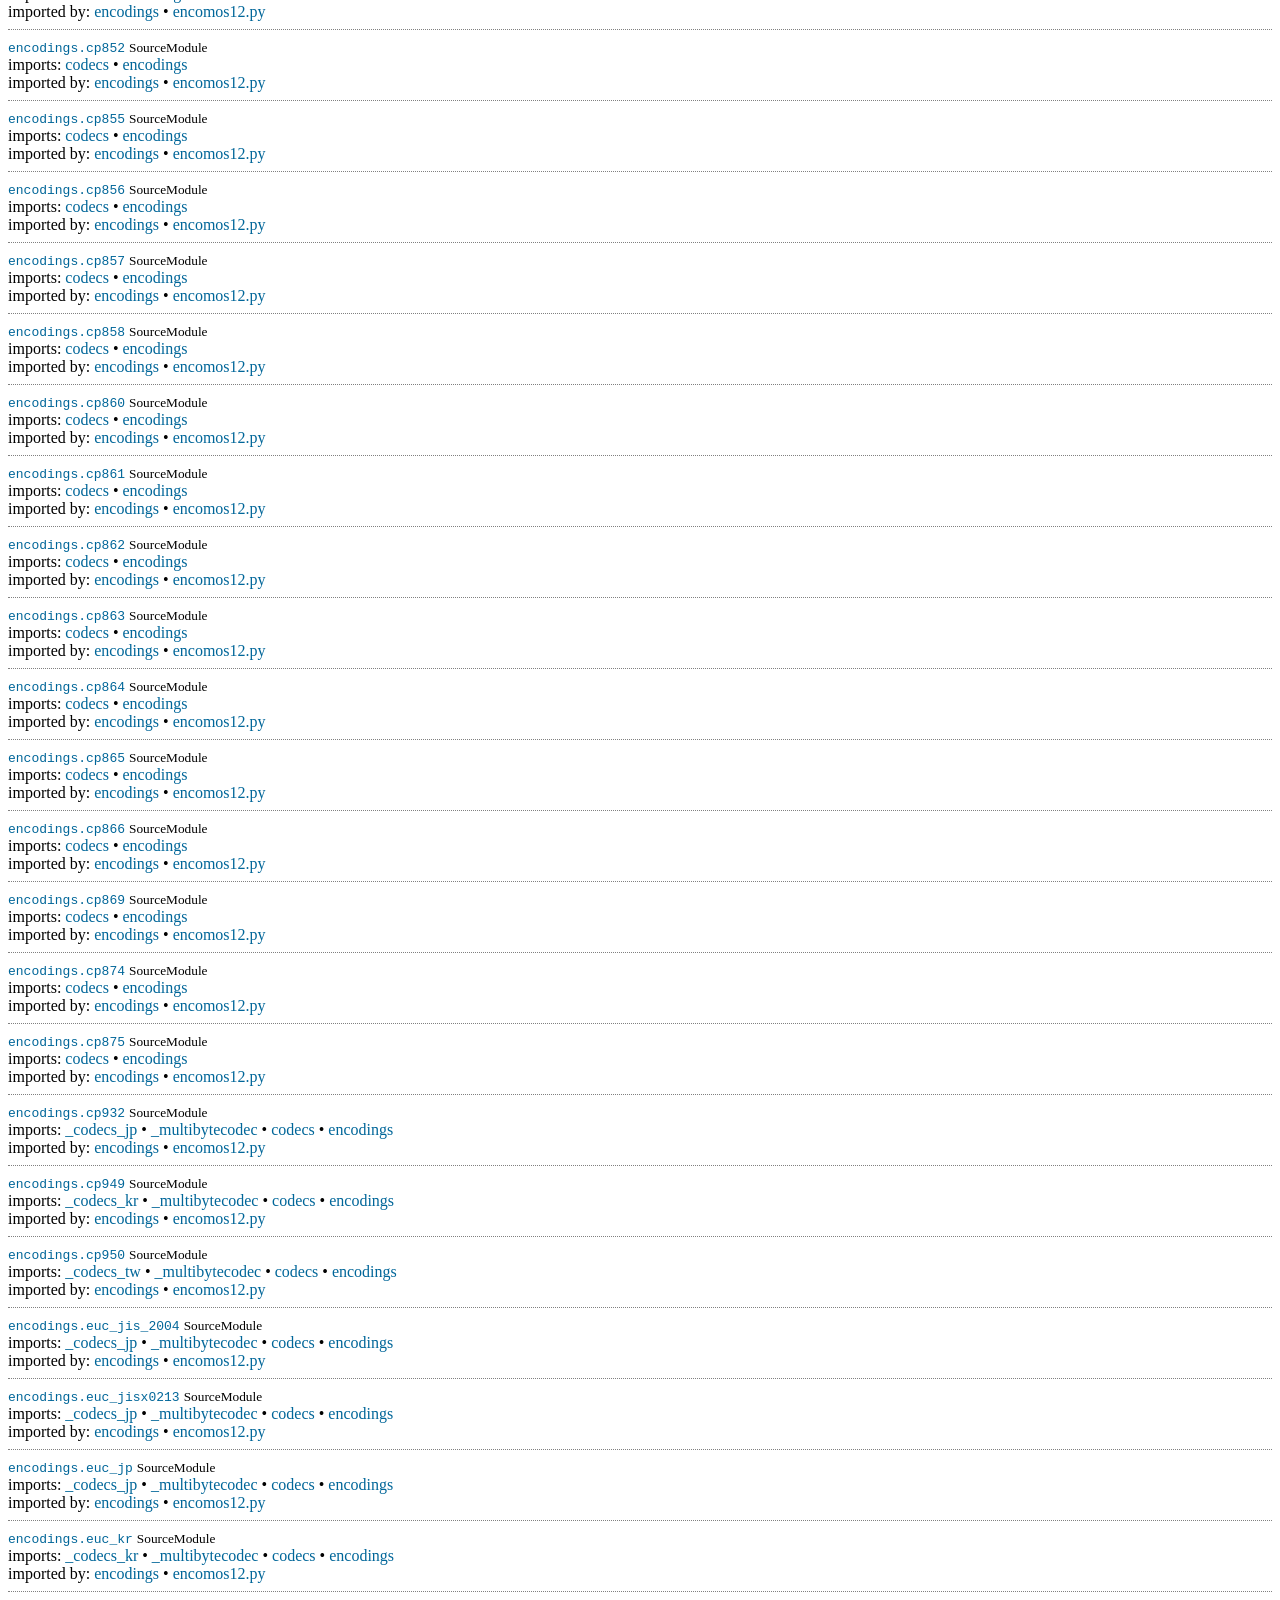
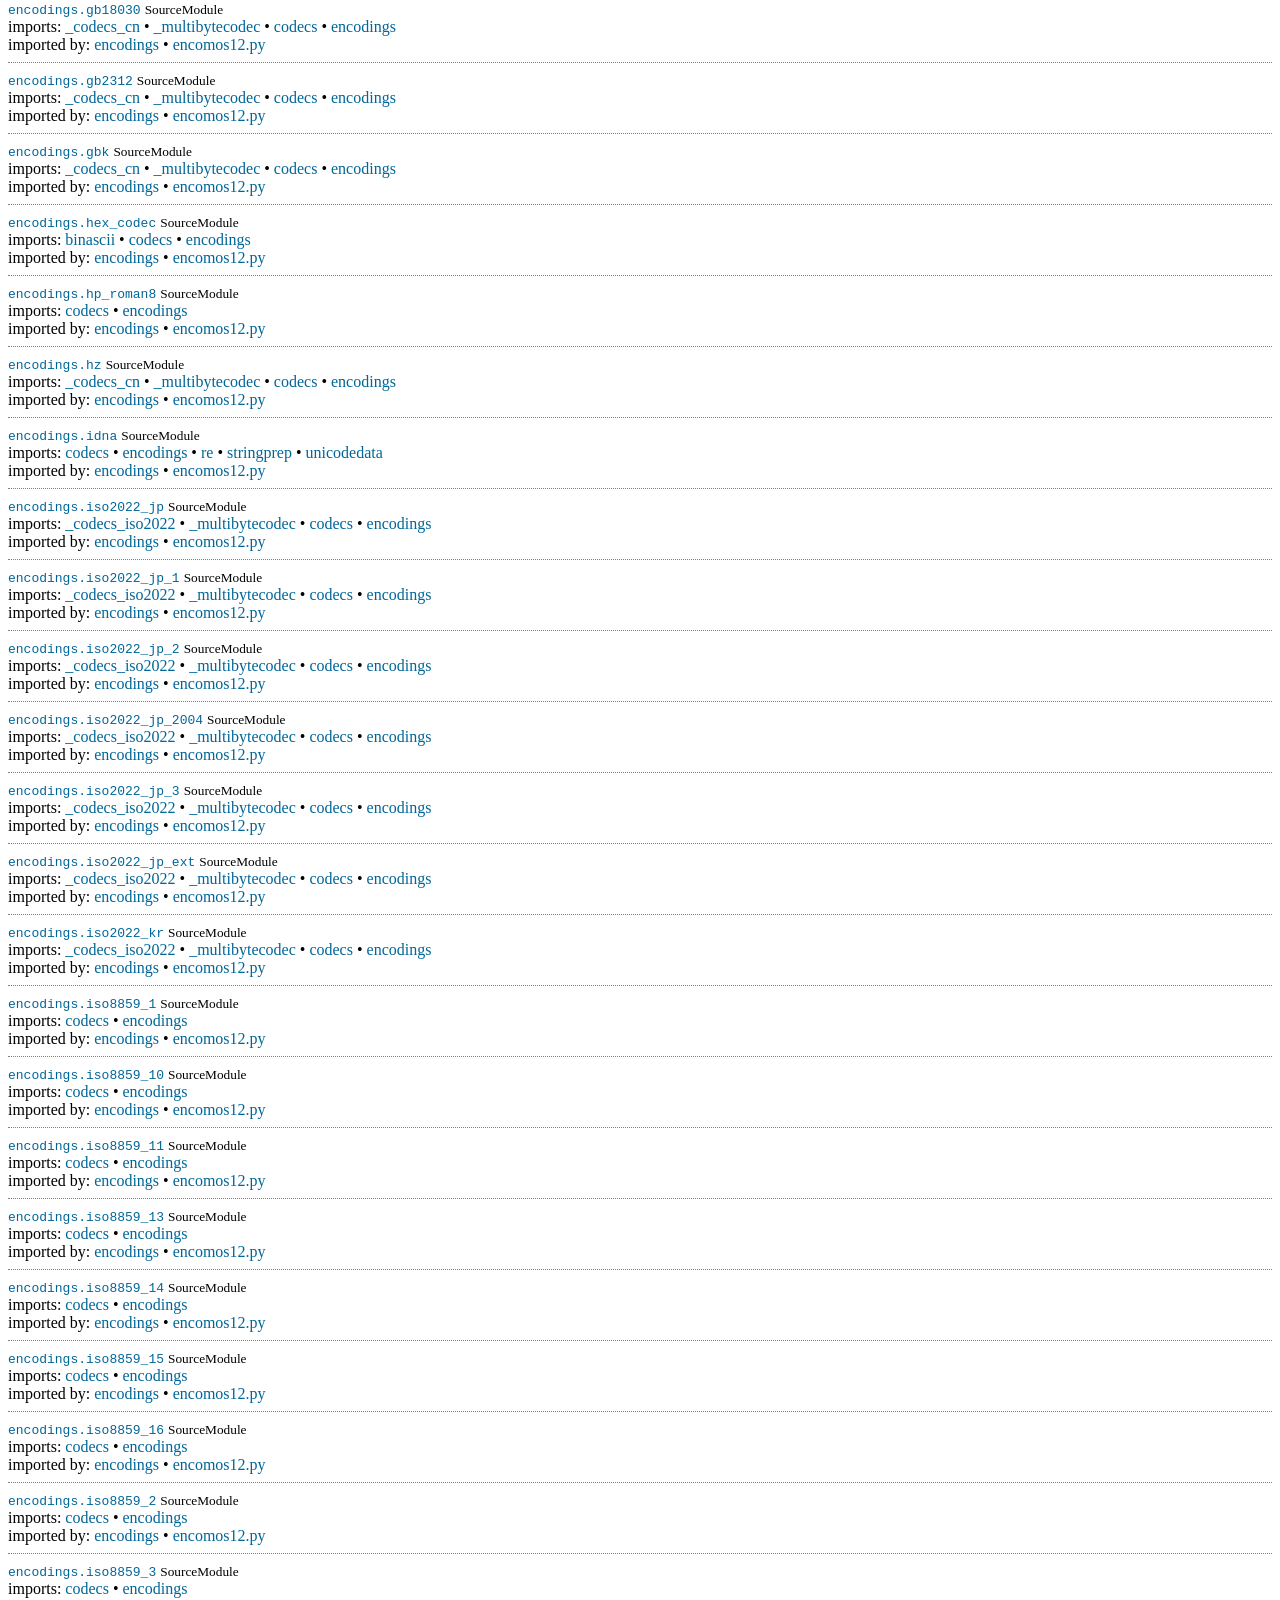
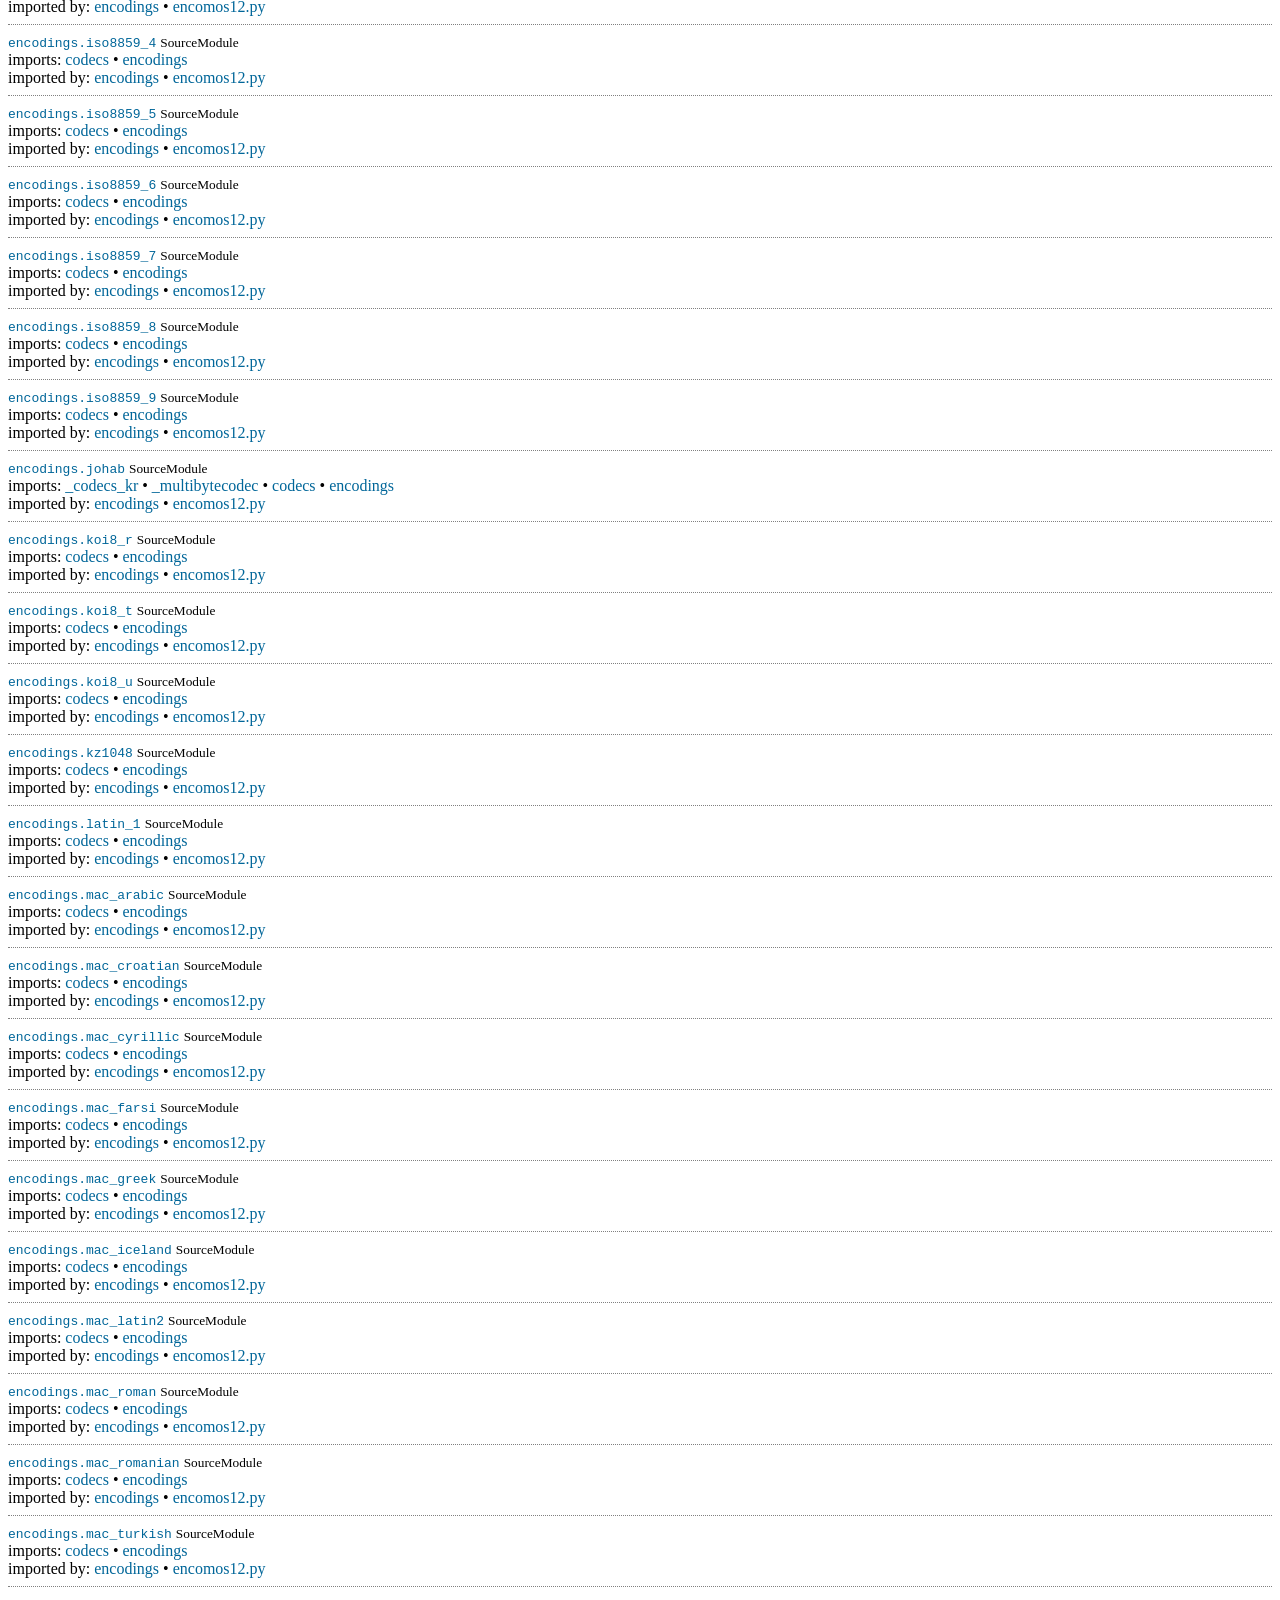
<file: web encom/build/ENCOM-OS12/xref-ENCOM-OS12.html>
<!DOCTYPE html>
<html>
  <head>
    <meta charset="UTF-8">
    <title>modulegraph cross reference for encomos12.py, pyi_rth__tkinter.py, pyi_rth_inspect.py</title>
    <style>
      .node { padding: 0.5em 0 0.5em; border-top: thin grey dotted; }
      .moduletype { font: smaller italic }
      .node a { text-decoration: none; color: #006699; }
      .node a:visited { text-decoration: none; color: #2f0099; }
    </style>
  </head>
  <body>
    <h1>modulegraph cross reference for encomos12.py, pyi_rth__tkinter.py, pyi_rth_inspect.py</h1>

<div class="node">
  <a name="encomos12.py"></a>
  <a target="code" href="///C:/Users/Asus/Desktop/Ejercicio2/py/encomos12.py" type="text/plain"><tt>encomos12.py</tt></a>
<span class="moduletype">Script</span>  <div class="import">
imports:
    <a href="#_collections_abc">_collections_abc</a>
 &#8226;   <a href="#_weakrefset">_weakrefset</a>
 &#8226;   <a href="#abc">abc</a>
 &#8226;   <a href="#codecs">codecs</a>
 &#8226;   <a href="#collections">collections</a>
 &#8226;   <a href="#copyreg">copyreg</a>
 &#8226;   <a href="#datetime">datetime</a>
 &#8226;   <a href="#encodings">encodings</a>
 &#8226;   <a href="#encodings._win_cp_codecs">encodings._win_cp_codecs</a>
 &#8226;   <a href="#encodings.aliases">encodings.aliases</a>
 &#8226;   <a href="#encodings.ascii">encodings.ascii</a>
 &#8226;   <a href="#encodings.base64_codec">encodings.base64_codec</a>
 &#8226;   <a href="#encodings.big5">encodings.big5</a>
 &#8226;   <a href="#encodings.big5hkscs">encodings.big5hkscs</a>
 &#8226;   <a href="#encodings.bz2_codec">encodings.bz2_codec</a>
 &#8226;   <a href="#encodings.charmap">encodings.charmap</a>
 &#8226;   <a href="#encodings.cp037">encodings.cp037</a>
 &#8226;   <a href="#encodings.cp1006">encodings.cp1006</a>
 &#8226;   <a href="#encodings.cp1026">encodings.cp1026</a>
 &#8226;   <a href="#encodings.cp1125">encodings.cp1125</a>
 &#8226;   <a href="#encodings.cp1140">encodings.cp1140</a>
 &#8226;   <a href="#encodings.cp1250">encodings.cp1250</a>
 &#8226;   <a href="#encodings.cp1251">encodings.cp1251</a>
 &#8226;   <a href="#encodings.cp1252">encodings.cp1252</a>
 &#8226;   <a href="#encodings.cp1253">encodings.cp1253</a>
 &#8226;   <a href="#encodings.cp1254">encodings.cp1254</a>
 &#8226;   <a href="#encodings.cp1255">encodings.cp1255</a>
 &#8226;   <a href="#encodings.cp1256">encodings.cp1256</a>
 &#8226;   <a href="#encodings.cp1257">encodings.cp1257</a>
 &#8226;   <a href="#encodings.cp1258">encodings.cp1258</a>
 &#8226;   <a href="#encodings.cp273">encodings.cp273</a>
 &#8226;   <a href="#encodings.cp424">encodings.cp424</a>
 &#8226;   <a href="#encodings.cp437">encodings.cp437</a>
 &#8226;   <a href="#encodings.cp500">encodings.cp500</a>
 &#8226;   <a href="#encodings.cp720">encodings.cp720</a>
 &#8226;   <a href="#encodings.cp737">encodings.cp737</a>
 &#8226;   <a href="#encodings.cp775">encodings.cp775</a>
 &#8226;   <a href="#encodings.cp850">encodings.cp850</a>
 &#8226;   <a href="#encodings.cp852">encodings.cp852</a>
 &#8226;   <a href="#encodings.cp855">encodings.cp855</a>
 &#8226;   <a href="#encodings.cp856">encodings.cp856</a>
 &#8226;   <a href="#encodings.cp857">encodings.cp857</a>
 &#8226;   <a href="#encodings.cp858">encodings.cp858</a>
 &#8226;   <a href="#encodings.cp860">encodings.cp860</a>
 &#8226;   <a href="#encodings.cp861">encodings.cp861</a>
 &#8226;   <a href="#encodings.cp862">encodings.cp862</a>
 &#8226;   <a href="#encodings.cp863">encodings.cp863</a>
 &#8226;   <a href="#encodings.cp864">encodings.cp864</a>
 &#8226;   <a href="#encodings.cp865">encodings.cp865</a>
 &#8226;   <a href="#encodings.cp866">encodings.cp866</a>
 &#8226;   <a href="#encodings.cp869">encodings.cp869</a>
 &#8226;   <a href="#encodings.cp874">encodings.cp874</a>
 &#8226;   <a href="#encodings.cp875">encodings.cp875</a>
 &#8226;   <a href="#encodings.cp932">encodings.cp932</a>
 &#8226;   <a href="#encodings.cp949">encodings.cp949</a>
 &#8226;   <a href="#encodings.cp950">encodings.cp950</a>
 &#8226;   <a href="#encodings.euc_jis_2004">encodings.euc_jis_2004</a>
 &#8226;   <a href="#encodings.euc_jisx0213">encodings.euc_jisx0213</a>
 &#8226;   <a href="#encodings.euc_jp">encodings.euc_jp</a>
 &#8226;   <a href="#encodings.euc_kr">encodings.euc_kr</a>
 &#8226;   <a href="#encodings.gb18030">encodings.gb18030</a>
 &#8226;   <a href="#encodings.gb2312">encodings.gb2312</a>
 &#8226;   <a href="#encodings.gbk">encodings.gbk</a>
 &#8226;   <a href="#encodings.hex_codec">encodings.hex_codec</a>
 &#8226;   <a href="#encodings.hp_roman8">encodings.hp_roman8</a>
 &#8226;   <a href="#encodings.hz">encodings.hz</a>
 &#8226;   <a href="#encodings.idna">encodings.idna</a>
 &#8226;   <a href="#encodings.iso2022_jp">encodings.iso2022_jp</a>
 &#8226;   <a href="#encodings.iso2022_jp_1">encodings.iso2022_jp_1</a>
 &#8226;   <a href="#encodings.iso2022_jp_2">encodings.iso2022_jp_2</a>
 &#8226;   <a href="#encodings.iso2022_jp_2004">encodings.iso2022_jp_2004</a>
 &#8226;   <a href="#encodings.iso2022_jp_3">encodings.iso2022_jp_3</a>
 &#8226;   <a href="#encodings.iso2022_jp_ext">encodings.iso2022_jp_ext</a>
 &#8226;   <a href="#encodings.iso2022_kr">encodings.iso2022_kr</a>
 &#8226;   <a href="#encodings.iso8859_1">encodings.iso8859_1</a>
 &#8226;   <a href="#encodings.iso8859_10">encodings.iso8859_10</a>
 &#8226;   <a href="#encodings.iso8859_11">encodings.iso8859_11</a>
 &#8226;   <a href="#encodings.iso8859_13">encodings.iso8859_13</a>
 &#8226;   <a href="#encodings.iso8859_14">encodings.iso8859_14</a>
 &#8226;   <a href="#encodings.iso8859_15">encodings.iso8859_15</a>
 &#8226;   <a href="#encodings.iso8859_16">encodings.iso8859_16</a>
 &#8226;   <a href="#encodings.iso8859_2">encodings.iso8859_2</a>
 &#8226;   <a href="#encodings.iso8859_3">encodings.iso8859_3</a>
 &#8226;   <a href="#encodings.iso8859_4">encodings.iso8859_4</a>
 &#8226;   <a href="#encodings.iso8859_5">encodings.iso8859_5</a>
 &#8226;   <a href="#encodings.iso8859_6">encodings.iso8859_6</a>
 &#8226;   <a href="#encodings.iso8859_7">encodings.iso8859_7</a>
 &#8226;   <a href="#encodings.iso8859_8">encodings.iso8859_8</a>
 &#8226;   <a href="#encodings.iso8859_9">encodings.iso8859_9</a>
 &#8226;   <a href="#encodings.johab">encodings.johab</a>
 &#8226;   <a href="#encodings.koi8_r">encodings.koi8_r</a>
 &#8226;   <a href="#encodings.koi8_t">encodings.koi8_t</a>
 &#8226;   <a href="#encodings.koi8_u">encodings.koi8_u</a>
 &#8226;   <a href="#encodings.kz1048">encodings.kz1048</a>
 &#8226;   <a href="#encodings.latin_1">encodings.latin_1</a>
 &#8226;   <a href="#encodings.mac_arabic">encodings.mac_arabic</a>
 &#8226;   <a href="#encodings.mac_croatian">encodings.mac_croatian</a>
 &#8226;   <a href="#encodings.mac_cyrillic">encodings.mac_cyrillic</a>
 &#8226;   <a href="#encodings.mac_farsi">encodings.mac_farsi</a>
 &#8226;   <a href="#encodings.mac_greek">encodings.mac_greek</a>
 &#8226;   <a href="#encodings.mac_iceland">encodings.mac_iceland</a>
 &#8226;   <a href="#encodings.mac_latin2">encodings.mac_latin2</a>
 &#8226;   <a href="#encodings.mac_roman">encodings.mac_roman</a>
 &#8226;   <a href="#encodings.mac_romanian">encodings.mac_romanian</a>
 &#8226;   <a href="#encodings.mac_turkish">encodings.mac_turkish</a>
 &#8226;   <a href="#encodings.mbcs">encodings.mbcs</a>
 &#8226;   <a href="#encodings.oem">encodings.oem</a>
 &#8226;   <a href="#encodings.palmos">encodings.palmos</a>
 &#8226;   <a href="#encodings.ptcp154">encodings.ptcp154</a>
 &#8226;   <a href="#encodings.punycode">encodings.punycode</a>
 &#8226;   <a href="#encodings.quopri_codec">encodings.quopri_codec</a>
 &#8226;   <a href="#encodings.raw_unicode_escape">encodings.raw_unicode_escape</a>
 &#8226;   <a href="#encodings.rot_13">encodings.rot_13</a>
 &#8226;   <a href="#encodings.shift_jis">encodings.shift_jis</a>
 &#8226;   <a href="#encodings.shift_jis_2004">encodings.shift_jis_2004</a>
 &#8226;   <a href="#encodings.shift_jisx0213">encodings.shift_jisx0213</a>
 &#8226;   <a href="#encodings.tis_620">encodings.tis_620</a>
 &#8226;   <a href="#encodings.undefined">encodings.undefined</a>
 &#8226;   <a href="#encodings.unicode_escape">encodings.unicode_escape</a>
 &#8226;   <a href="#encodings.utf_16">encodings.utf_16</a>
 &#8226;   <a href="#encodings.utf_16_be">encodings.utf_16_be</a>
 &#8226;   <a href="#encodings.utf_16_le">encodings.utf_16_le</a>
 &#8226;   <a href="#encodings.utf_32">encodings.utf_32</a>
 &#8226;   <a href="#encodings.utf_32_be">encodings.utf_32_be</a>
 &#8226;   <a href="#encodings.utf_32_le">encodings.utf_32_le</a>
 &#8226;   <a href="#encodings.utf_7">encodings.utf_7</a>
 &#8226;   <a href="#encodings.utf_8">encodings.utf_8</a>
 &#8226;   <a href="#encodings.utf_8_sig">encodings.utf_8_sig</a>
 &#8226;   <a href="#encodings.uu_codec">encodings.uu_codec</a>
 &#8226;   <a href="#encodings.zlib_codec">encodings.zlib_codec</a>
 &#8226;   <a href="#enum">enum</a>
 &#8226;   <a href="#functools">functools</a>
 &#8226;   <a href="#genericpath">genericpath</a>
 &#8226;   <a href="#heapq">heapq</a>
 &#8226;   <a href="#io">io</a>
 &#8226;   <a href="#keyword">keyword</a>
 &#8226;   <a href="#linecache">linecache</a>
 &#8226;   <a href="#locale">locale</a>
 &#8226;   <a href="#ntpath">ntpath</a>
 &#8226;   <a href="#operator">operator</a>
 &#8226;   <a href="#os">os</a>
 &#8226;   <a href="#posixpath">posixpath</a>
 &#8226;   <a href="#pyi_rth__tkinter.py">pyi_rth__tkinter.py</a>
 &#8226;   <a href="#pyi_rth_inspect.py">pyi_rth_inspect.py</a>
 &#8226;   <a href="#re">re</a>
 &#8226;   <a href="#re._casefix">re._casefix</a>
 &#8226;   <a href="#re._compiler">re._compiler</a>
 &#8226;   <a href="#re._constants">re._constants</a>
 &#8226;   <a href="#re._parser">re._parser</a>
 &#8226;   <a href="#reprlib">reprlib</a>
 &#8226;   <a href="#shutil">shutil</a>
 &#8226;   <a href="#sre_compile">sre_compile</a>
 &#8226;   <a href="#sre_constants">sre_constants</a>
 &#8226;   <a href="#sre_parse">sre_parse</a>
 &#8226;   <a href="#stat">stat</a>
 &#8226;   <a href="#sys">sys</a>
 &#8226;   <a href="#tkinter">tkinter</a>
 &#8226;   <a href="#traceback">traceback</a>
 &#8226;   <a href="#types">types</a>
 &#8226;   <a href="#warnings">warnings</a>
 &#8226;   <a href="#weakref">weakref</a>

  </div>

</div>

<div class="node">
  <a name="pyi_rth__tkinter.py"></a>
  <a target="code" href="///C:/Users/Asus/AppData/Local/Python/pythoncore-3.14-64/Lib/site-packages/PyInstaller/hooks/rthooks/pyi_rth__tkinter.py" type="text/plain"><tt>pyi_rth__tkinter.py</tt></a>
<span class="moduletype">Script</span>  <div class="import">
imports:
    <a href="#os">os</a>
 &#8226;   <a href="#sys">sys</a>

  </div>
  <div class="import">
imported by:
    <a href="#encomos12.py">encomos12.py</a>

  </div>

</div>

<div class="node">
  <a name="pyi_rth_inspect.py"></a>
  <a target="code" href="///C:/Users/Asus/AppData/Local/Python/pythoncore-3.14-64/Lib/site-packages/PyInstaller/hooks/rthooks/pyi_rth_inspect.py" type="text/plain"><tt>pyi_rth_inspect.py</tt></a>
<span class="moduletype">Script</span>  <div class="import">
imports:
    <a href="#inspect">inspect</a>
 &#8226;   <a href="#os">os</a>
 &#8226;   <a href="#sys">sys</a>
 &#8226;   <a href="#zipfile">zipfile</a>

  </div>
  <div class="import">
imported by:
    <a href="#encomos12.py">encomos12.py</a>

  </div>

</div>

<div class="node">
  <a name="'collections.abc'"></a>
  <a target="code" href="" type="text/plain"><tt>'collections.abc'</tt></a>
<span class="moduletype">MissingModule</span>  <div class="import">
imported by:
    <a href="#_colorize">_colorize</a>
 &#8226;   <a href="#http.client">http.client</a>
 &#8226;   <a href="#importlib.resources.readers">importlib.resources.readers</a>
 &#8226;   <a href="#inspect">inspect</a>
 &#8226;   <a href="#logging">logging</a>
 &#8226;   <a href="#selectors">selectors</a>
 &#8226;   <a href="#traceback">traceback</a>
 &#8226;   <a href="#tracemalloc">tracemalloc</a>
 &#8226;   <a href="#typing">typing</a>

  </div>

</div>

<div class="node">
  <a name="__future__"></a>
  <a target="code" href="///C:/Users/Asus/AppData/Local/Python/pythoncore-3.14-64/Lib/__future__.py" type="text/plain"><tt>__future__</tt></a>
<span class="moduletype">SourceModule</span>  <div class="import">
imported by:
    <a href="#codeop">codeop</a>
 &#8226;   <a href="#importlib.metadata">importlib.metadata</a>
 &#8226;   <a href="#importlib.metadata._meta">importlib.metadata._meta</a>
 &#8226;   <a href="#importlib.resources.readers">importlib.resources.readers</a>

  </div>

</div>

<div class="node">
  <a name="_abc"></a>
  <tt>_abc</tt> <span class="moduletype"><i>(builtin module)</i></span>  <div class="import">
imported by:
    <a href="#abc">abc</a>

  </div>

</div>

<div class="node">
  <a name="_ast"></a>
  <tt>_ast</tt> <span class="moduletype"><i>(builtin module)</i></span>  <div class="import">
imported by:
    <a href="#_ast_unparse">_ast_unparse</a>
 &#8226;   <a href="#ast">ast</a>

  </div>

</div>

<div class="node">
  <a name="_ast_unparse"></a>
  <a target="code" href="///C:/Users/Asus/AppData/Local/Python/pythoncore-3.14-64/Lib/_ast_unparse.py" type="text/plain"><tt>_ast_unparse</tt></a>
<span class="moduletype">SourceModule</span>  <div class="import">
imports:
    <a href="#_ast">_ast</a>
 &#8226;   <a href="#ast">ast</a>
 &#8226;   <a href="#contextlib">contextlib</a>
 &#8226;   <a href="#enum">enum</a>
 &#8226;   <a href="#sys">sys</a>

  </div>
  <div class="import">
imported by:
    <a href="#ast">ast</a>

  </div>

</div>

<div class="node">
  <a name="_bisect"></a>
  <tt>_bisect</tt> <span class="moduletype"><i>(builtin module)</i></span>  <div class="import">
imported by:
    <a href="#bisect">bisect</a>

  </div>

</div>

<div class="node">
  <a name="_blake2"></a>
  <tt>_blake2</tt> <span class="moduletype"><i>(builtin module)</i></span>  <div class="import">
imported by:
    <a href="#hashlib">hashlib</a>

  </div>

</div>

<div class="node">
  <a name="_bz2"></a>
  <tt>_bz2</tt> <span class="moduletype"><tt>C:\Users\Asus\AppData\Local\Python\pythoncore-3.14-64\DLLs\_bz2.pyd</tt></span>  <div class="import">
imported by:
    <a href="#bz2">bz2</a>

  </div>

</div>

<div class="node">
  <a name="_codecs"></a>
  <tt>_codecs</tt> <span class="moduletype"><i>(builtin module)</i></span>  <div class="import">
imported by:
    <a href="#codecs">codecs</a>

  </div>

</div>

<div class="node">
  <a name="_codecs_cn"></a>
  <tt>_codecs_cn</tt> <span class="moduletype"><i>(builtin module)</i></span>  <div class="import">
imported by:
    <a href="#encodings.gb18030">encodings.gb18030</a>
 &#8226;   <a href="#encodings.gb2312">encodings.gb2312</a>
 &#8226;   <a href="#encodings.gbk">encodings.gbk</a>
 &#8226;   <a href="#encodings.hz">encodings.hz</a>

  </div>

</div>

<div class="node">
  <a name="_codecs_hk"></a>
  <tt>_codecs_hk</tt> <span class="moduletype"><i>(builtin module)</i></span>  <div class="import">
imported by:
    <a href="#encodings.big5hkscs">encodings.big5hkscs</a>

  </div>

</div>

<div class="node">
  <a name="_codecs_iso2022"></a>
  <tt>_codecs_iso2022</tt> <span class="moduletype"><i>(builtin module)</i></span>  <div class="import">
imported by:
    <a href="#encodings.iso2022_jp">encodings.iso2022_jp</a>
 &#8226;   <a href="#encodings.iso2022_jp_1">encodings.iso2022_jp_1</a>
 &#8226;   <a href="#encodings.iso2022_jp_2">encodings.iso2022_jp_2</a>
 &#8226;   <a href="#encodings.iso2022_jp_2004">encodings.iso2022_jp_2004</a>
 &#8226;   <a href="#encodings.iso2022_jp_3">encodings.iso2022_jp_3</a>
 &#8226;   <a href="#encodings.iso2022_jp_ext">encodings.iso2022_jp_ext</a>
 &#8226;   <a href="#encodings.iso2022_kr">encodings.iso2022_kr</a>

  </div>

</div>

<div class="node">
  <a name="_codecs_jp"></a>
  <tt>_codecs_jp</tt> <span class="moduletype"><i>(builtin module)</i></span>  <div class="import">
imported by:
    <a href="#encodings.cp932">encodings.cp932</a>
 &#8226;   <a href="#encodings.euc_jis_2004">encodings.euc_jis_2004</a>
 &#8226;   <a href="#encodings.euc_jisx0213">encodings.euc_jisx0213</a>
 &#8226;   <a href="#encodings.euc_jp">encodings.euc_jp</a>
 &#8226;   <a href="#encodings.shift_jis">encodings.shift_jis</a>
 &#8226;   <a href="#encodings.shift_jis_2004">encodings.shift_jis_2004</a>
 &#8226;   <a href="#encodings.shift_jisx0213">encodings.shift_jisx0213</a>

  </div>

</div>

<div class="node">
  <a name="_codecs_kr"></a>
  <tt>_codecs_kr</tt> <span class="moduletype"><i>(builtin module)</i></span>  <div class="import">
imported by:
    <a href="#encodings.cp949">encodings.cp949</a>
 &#8226;   <a href="#encodings.euc_kr">encodings.euc_kr</a>
 &#8226;   <a href="#encodings.johab">encodings.johab</a>

  </div>

</div>

<div class="node">
  <a name="_codecs_tw"></a>
  <tt>_codecs_tw</tt> <span class="moduletype"><i>(builtin module)</i></span>  <div class="import">
imported by:
    <a href="#encodings.big5">encodings.big5</a>
 &#8226;   <a href="#encodings.cp950">encodings.cp950</a>

  </div>

</div>

<div class="node">
  <a name="_collections"></a>
  <tt>_collections</tt> <span class="moduletype"><i>(builtin module)</i></span>  <div class="import">
imported by:
    <a href="#collections">collections</a>
 &#8226;   <a href="#threading">threading</a>

  </div>

</div>

<div class="node">
  <a name="_collections_abc"></a>
  <a target="code" href="///C:/Users/Asus/AppData/Local/Python/pythoncore-3.14-64/Lib/_collections_abc.py" type="text/plain"><tt>_collections_abc</tt></a>
<span class="moduletype">SourceModule</span>  <div class="import">
imports:
    <a href="#abc">abc</a>
 &#8226;   <a href="#annotationlib">annotationlib</a>
 &#8226;   <a href="#sys">sys</a>
 &#8226;   <a href="#warnings">warnings</a>

  </div>
  <div class="import">
imported by:
    <a href="#collections">collections</a>
 &#8226;   <a href="#contextlib">contextlib</a>
 &#8226;   <a href="#contextvars">contextvars</a>
 &#8226;   <a href="#encomos12.py">encomos12.py</a>
 &#8226;   <a href="#io">io</a>
 &#8226;   <a href="#locale">locale</a>
 &#8226;   <a href="#os">os</a>
 &#8226;   <a href="#pathlib">pathlib</a>
 &#8226;   <a href="#random">random</a>
 &#8226;   <a href="#types">types</a>
 &#8226;   <a href="#weakref">weakref</a>

  </div>

</div>

<div class="node">
  <a name="_colorize"></a>
  <a target="code" href="///C:/Users/Asus/AppData/Local/Python/pythoncore-3.14-64/Lib/_colorize.py" type="text/plain"><tt>_colorize</tt></a>
<span class="moduletype">SourceModule</span>  <div class="import">
imports:
    <a href="#'collections.abc'">'collections.abc'</a>
 &#8226;   <a href="#dataclasses">dataclasses</a>
 &#8226;   <a href="#nt">nt</a>
 &#8226;   <a href="#os">os</a>
 &#8226;   <a href="#sys">sys</a>
 &#8226;   <a href="#typing">typing</a>

  </div>
  <div class="import">
imported by:
    <a href="#argparse">argparse</a>
 &#8226;   <a href="#calendar">calendar</a>
 &#8226;   <a href="#traceback">traceback</a>

  </div>

</div>

<div class="node">
  <a name="_compat_pickle"></a>
  <a target="code" href="///C:/Users/Asus/AppData/Local/Python/pythoncore-3.14-64/Lib/_compat_pickle.py" type="text/plain"><tt>_compat_pickle</tt></a>
<span class="moduletype">SourceModule</span>  <div class="import">
imported by:
    <a href="#_pickle">_pickle</a>
 &#8226;   <a href="#pickle">pickle</a>

  </div>

</div>

<div class="node">
  <a name="_contextvars"></a>
  <tt>_contextvars</tt> <span class="moduletype"><i>(builtin module)</i></span>  <div class="import">
imported by:
    <a href="#_py_warnings">_py_warnings</a>
 &#8226;   <a href="#contextvars">contextvars</a>
 &#8226;   <a href="#threading">threading</a>

  </div>

</div>

<div class="node">
  <a name="_csv"></a>
  <tt>_csv</tt> <span class="moduletype"><i>(builtin module)</i></span>  <div class="import">
imported by:
    <a href="#csv">csv</a>

  </div>

</div>

<div class="node">
  <a name="_datetime"></a>
  <tt>_datetime</tt> <span class="moduletype"><i>(builtin module)</i></span>  <div class="import">
imports:
    <a href="#_strptime">_strptime</a>
 &#8226;   <a href="#time">time</a>

  </div>
  <div class="import">
imported by:
    <a href="#datetime">datetime</a>

  </div>

</div>

<div class="node">
  <a name="_decimal"></a>
  <tt>_decimal</tt> <span class="moduletype"><tt>C:\Users\Asus\AppData\Local\Python\pythoncore-3.14-64\DLLs\_decimal.pyd</tt></span>  <div class="import">
imported by:
    <a href="#decimal">decimal</a>

  </div>

</div>

<div class="node">
  <a name="_frozen_importlib"></a>
  <a target="code" href="" type="text/plain"><tt>_frozen_importlib</tt></a>
<span class="moduletype">ExcludedModule</span>  <div class="import">
imported by:
    <a href="#importlib">importlib</a>
 &#8226;   <a href="#importlib.abc">importlib.abc</a>

  </div>

</div>

<div class="node">
  <a name="_frozen_importlib_external"></a>
  <a target="code" href="" type="text/plain"><tt>_frozen_importlib_external</tt></a>
<span class="moduletype">MissingModule</span>  <div class="import">
imported by:
    <a href="#importlib">importlib</a>
 &#8226;   <a href="#importlib._bootstrap">importlib._bootstrap</a>
 &#8226;   <a href="#importlib.abc">importlib.abc</a>

  </div>

</div>

<div class="node">
  <a name="_functools"></a>
  <tt>_functools</tt> <span class="moduletype"><i>(builtin module)</i></span>  <div class="import">
imported by:
    <a href="#functools">functools</a>

  </div>

</div>

<div class="node">
  <a name="_hashlib"></a>
  <tt>_hashlib</tt> <span class="moduletype"><tt>C:\Users\Asus\AppData\Local\Python\pythoncore-3.14-64\DLLs\_hashlib.pyd</tt></span>  <div class="import">
imported by:
    <a href="#hashlib">hashlib</a>

  </div>

</div>

<div class="node">
  <a name="_heapq"></a>
  <tt>_heapq</tt> <span class="moduletype"><i>(builtin module)</i></span>  <div class="import">
imported by:
    <a href="#heapq">heapq</a>

  </div>

</div>

<div class="node">
  <a name="_imp"></a>
  <tt>_imp</tt> <span class="moduletype"><i>(builtin module)</i></span>  <div class="import">
imported by:
    <a href="#importlib">importlib</a>
 &#8226;   <a href="#importlib._bootstrap_external">importlib._bootstrap_external</a>
 &#8226;   <a href="#importlib.util">importlib.util</a>

  </div>

</div>

<div class="node">
  <a name="_io"></a>
  <tt>_io</tt> <span class="moduletype"><i>(builtin module)</i></span>  <div class="import">
imported by:
    <a href="#importlib._bootstrap_external">importlib._bootstrap_external</a>
 &#8226;   <a href="#io">io</a>

  </div>

</div>

<div class="node">
  <a name="_json"></a>
  <tt>_json</tt> <span class="moduletype"><i>(builtin module)</i></span>  <div class="import">
imports:
    <a href="#json.decoder">json.decoder</a>

  </div>
  <div class="import">
imported by:
    <a href="#json.decoder">json.decoder</a>
 &#8226;   <a href="#json.encoder">json.encoder</a>
 &#8226;   <a href="#json.scanner">json.scanner</a>

  </div>

</div>

<div class="node">
  <a name="_locale"></a>
  <tt>_locale</tt> <span class="moduletype"><i>(builtin module)</i></span>  <div class="import">
imported by:
    <a href="#locale">locale</a>

  </div>

</div>

<div class="node">
  <a name="_lzma"></a>
  <tt>_lzma</tt> <span class="moduletype"><tt>C:\Users\Asus\AppData\Local\Python\pythoncore-3.14-64\DLLs\_lzma.pyd</tt></span>  <div class="import">
imported by:
    <a href="#lzma">lzma</a>

  </div>

</div>

<div class="node">
  <a name="_md5"></a>
  <tt>_md5</tt> <span class="moduletype"><i>(builtin module)</i></span>  <div class="import">
imported by:
    <a href="#hashlib">hashlib</a>

  </div>

</div>

<div class="node">
  <a name="_multibytecodec"></a>
  <tt>_multibytecodec</tt> <span class="moduletype"><i>(builtin module)</i></span>  <div class="import">
imported by:
    <a href="#encodings.big5">encodings.big5</a>
 &#8226;   <a href="#encodings.big5hkscs">encodings.big5hkscs</a>
 &#8226;   <a href="#encodings.cp932">encodings.cp932</a>
 &#8226;   <a href="#encodings.cp949">encodings.cp949</a>
 &#8226;   <a href="#encodings.cp950">encodings.cp950</a>
 &#8226;   <a href="#encodings.euc_jis_2004">encodings.euc_jis_2004</a>
 &#8226;   <a href="#encodings.euc_jisx0213">encodings.euc_jisx0213</a>
 &#8226;   <a href="#encodings.euc_jp">encodings.euc_jp</a>
 &#8226;   <a href="#encodings.euc_kr">encodings.euc_kr</a>
 &#8226;   <a href="#encodings.gb18030">encodings.gb18030</a>
 &#8226;   <a href="#encodings.gb2312">encodings.gb2312</a>
 &#8226;   <a href="#encodings.gbk">encodings.gbk</a>
 &#8226;   <a href="#encodings.hz">encodings.hz</a>
 &#8226;   <a href="#encodings.iso2022_jp">encodings.iso2022_jp</a>
 &#8226;   <a href="#encodings.iso2022_jp_1">encodings.iso2022_jp_1</a>
 &#8226;   <a href="#encodings.iso2022_jp_2">encodings.iso2022_jp_2</a>
 &#8226;   <a href="#encodings.iso2022_jp_2004">encodings.iso2022_jp_2004</a>
 &#8226;   <a href="#encodings.iso2022_jp_3">encodings.iso2022_jp_3</a>
 &#8226;   <a href="#encodings.iso2022_jp_ext">encodings.iso2022_jp_ext</a>
 &#8226;   <a href="#encodings.iso2022_kr">encodings.iso2022_kr</a>
 &#8226;   <a href="#encodings.johab">encodings.johab</a>
 &#8226;   <a href="#encodings.shift_jis">encodings.shift_jis</a>
 &#8226;   <a href="#encodings.shift_jis_2004">encodings.shift_jis_2004</a>
 &#8226;   <a href="#encodings.shift_jisx0213">encodings.shift_jisx0213</a>

  </div>

</div>

<div class="node">
  <a name="_opcode"></a>
  <tt>_opcode</tt> <span class="moduletype"><i>(builtin module)</i></span>  <div class="import">
imported by:
    <a href="#dis">dis</a>
 &#8226;   <a href="#opcode">opcode</a>

  </div>

</div>

<div class="node">
  <a name="_opcode_metadata"></a>
  <a target="code" href="///C:/Users/Asus/AppData/Local/Python/pythoncore-3.14-64/Lib/_opcode_metadata.py" type="text/plain"><tt>_opcode_metadata</tt></a>
<span class="moduletype">SourceModule</span>  <div class="import">
imported by:
    <a href="#opcode">opcode</a>

  </div>

</div>

<div class="node">
  <a name="_operator"></a>
  <tt>_operator</tt> <span class="moduletype"><i>(builtin module)</i></span>  <div class="import">
imported by:
    <a href="#operator">operator</a>

  </div>

</div>

<div class="node">
  <a name="_pickle"></a>
  <tt>_pickle</tt> <span class="moduletype"><i>(builtin module)</i></span>  <div class="import">
imports:
    <a href="#_compat_pickle">_compat_pickle</a>
 &#8226;   <a href="#codecs">codecs</a>
 &#8226;   <a href="#copyreg">copyreg</a>

  </div>
  <div class="import">
imported by:
    <a href="#pickle">pickle</a>

  </div>

</div>

<div class="node">
  <a name="_posixsubprocess"></a>
  <a target="code" href="" type="text/plain"><tt>_posixsubprocess</tt></a>
<span class="moduletype">MissingModule</span>  <div class="import">
imports:
    <a href="#gc">gc</a>

  </div>
  <div class="import">
imported by:
    <a href="#subprocess">subprocess</a>

  </div>

</div>

<div class="node">
  <a name="_py_abc"></a>
  <a target="code" href="///C:/Users/Asus/AppData/Local/Python/pythoncore-3.14-64/Lib/_py_abc.py" type="text/plain"><tt>_py_abc</tt></a>
<span class="moduletype">SourceModule</span>  <div class="import">
imports:
    <a href="#_weakrefset">_weakrefset</a>

  </div>
  <div class="import">
imported by:
    <a href="#abc">abc</a>

  </div>

</div>

<div class="node">
  <a name="_py_warnings"></a>
  <a target="code" href="///C:/Users/Asus/AppData/Local/Python/pythoncore-3.14-64/Lib/_py_warnings.py" type="text/plain"><tt>_py_warnings</tt></a>
<span class="moduletype">SourceModule</span>  <div class="import">
imports:
    <a href="#_contextvars">_contextvars</a>
 &#8226;   <a href="#_thread">_thread</a>
 &#8226;   <a href="#builtins">builtins</a>
 &#8226;   <a href="#functools">functools</a>
 &#8226;   <a href="#inspect">inspect</a>
 &#8226;   <a href="#linecache">linecache</a>
 &#8226;   <a href="#re">re</a>
 &#8226;   <a href="#sys">sys</a>
 &#8226;   <a href="#traceback">traceback</a>
 &#8226;   <a href="#tracemalloc">tracemalloc</a>
 &#8226;   <a href="#types">types</a>

  </div>
  <div class="import">
imported by:
    <a href="#warnings">warnings</a>

  </div>

</div>

<div class="node">
  <a name="_pydatetime"></a>
  <a target="code" href="///C:/Users/Asus/AppData/Local/Python/pythoncore-3.14-64/Lib/_pydatetime.py" type="text/plain"><tt>_pydatetime</tt></a>
<span class="moduletype">SourceModule</span>  <div class="import">
imports:
    <a href="#_strptime">_strptime</a>
 &#8226;   <a href="#math">math</a>
 &#8226;   <a href="#operator">operator</a>
 &#8226;   <a href="#sys">sys</a>
 &#8226;   <a href="#time">time</a>
 &#8226;   <a href="#warnings">warnings</a>

  </div>
  <div class="import">
imported by:
    <a href="#datetime">datetime</a>

  </div>

</div>

<div class="node">
  <a name="_pydecimal"></a>
  <a target="code" href="///C:/Users/Asus/AppData/Local/Python/pythoncore-3.14-64/Lib/_pydecimal.py" type="text/plain"><tt>_pydecimal</tt></a>
<span class="moduletype">SourceModule</span>  <div class="import">
imports:
    <a href="#collections">collections</a>
 &#8226;   <a href="#contextvars">contextvars</a>
 &#8226;   <a href="#itertools">itertools</a>
 &#8226;   <a href="#locale">locale</a>
 &#8226;   <a href="#math">math</a>
 &#8226;   <a href="#numbers">numbers</a>
 &#8226;   <a href="#re">re</a>
 &#8226;   <a href="#sys">sys</a>

  </div>
  <div class="import">
imported by:
    <a href="#decimal">decimal</a>

  </div>

</div>

<div class="node">
  <a name="_random"></a>
  <tt>_random</tt> <span class="moduletype"><i>(builtin module)</i></span>  <div class="import">
imported by:
    <a href="#random">random</a>

  </div>

</div>

<div class="node">
  <a name="_scproxy"></a>
  <a target="code" href="" type="text/plain"><tt>_scproxy</tt></a>
<span class="moduletype">MissingModule</span>  <div class="import">
imported by:
    <a href="#urllib.request">urllib.request</a>

  </div>

</div>

<div class="node">
  <a name="_sha1"></a>
  <tt>_sha1</tt> <span class="moduletype"><i>(builtin module)</i></span>  <div class="import">
imported by:
    <a href="#hashlib">hashlib</a>

  </div>

</div>

<div class="node">
  <a name="_sha2"></a>
  <tt>_sha2</tt> <span class="moduletype"><i>(builtin module)</i></span>  <div class="import">
imported by:
    <a href="#hashlib">hashlib</a>
 &#8226;   <a href="#random">random</a>

  </div>

</div>

<div class="node">
  <a name="_sha3"></a>
  <tt>_sha3</tt> <span class="moduletype"><i>(builtin module)</i></span>  <div class="import">
imported by:
    <a href="#hashlib">hashlib</a>

  </div>

</div>

<div class="node">
  <a name="_signal"></a>
  <tt>_signal</tt> <span class="moduletype"><i>(builtin module)</i></span>  <div class="import">
imported by:
    <a href="#signal">signal</a>

  </div>

</div>

<div class="node">
  <a name="_socket"></a>
  <tt>_socket</tt> <span class="moduletype"><tt>C:\Users\Asus\AppData\Local\Python\pythoncore-3.14-64\DLLs\_socket.pyd</tt></span>  <div class="import">
imported by:
    <a href="#socket">socket</a>

  </div>

</div>

<div class="node">
  <a name="_sre"></a>
  <tt>_sre</tt> <span class="moduletype"><i>(builtin module)</i></span>  <div class="import">
imports:
    <a href="#copy">copy</a>
 &#8226;   <a href="#re">re</a>

  </div>
  <div class="import">
imported by:
    <a href="#re">re</a>
 &#8226;   <a href="#re._compiler">re._compiler</a>
 &#8226;   <a href="#re._constants">re._constants</a>

  </div>

</div>

<div class="node">
  <a name="_ssl"></a>
  <tt>_ssl</tt> <span class="moduletype"><tt>C:\Users\Asus\AppData\Local\Python\pythoncore-3.14-64\DLLs\_ssl.pyd</tt></span>  <div class="import">
imports:
    <a href="#socket">socket</a>

  </div>
  <div class="import">
imported by:
    <a href="#ssl">ssl</a>

  </div>

</div>

<div class="node">
  <a name="_stat"></a>
  <tt>_stat</tt> <span class="moduletype"><i>(builtin module)</i></span>  <div class="import">
imported by:
    <a href="#stat">stat</a>

  </div>

</div>

<div class="node">
  <a name="_statistics"></a>
  <tt>_statistics</tt> <span class="moduletype"><i>(builtin module)</i></span>  <div class="import">
imported by:
    <a href="#statistics">statistics</a>

  </div>

</div>

<div class="node">
  <a name="_string"></a>
  <tt>_string</tt> <span class="moduletype"><i>(builtin module)</i></span>  <div class="import">
imported by:
    <a href="#string">string</a>

  </div>

</div>

<div class="node">
  <a name="_strptime"></a>
  <a target="code" href="///C:/Users/Asus/AppData/Local/Python/pythoncore-3.14-64/Lib/_strptime.py" type="text/plain"><tt>_strptime</tt></a>
<span class="moduletype">SourceModule</span>  <div class="import">
imports:
    <a href="#_thread">_thread</a>
 &#8226;   <a href="#calendar">calendar</a>
 &#8226;   <a href="#datetime">datetime</a>
 &#8226;   <a href="#locale">locale</a>
 &#8226;   <a href="#os">os</a>
 &#8226;   <a href="#re">re</a>
 &#8226;   <a href="#time">time</a>
 &#8226;   <a href="#warnings">warnings</a>

  </div>
  <div class="import">
imported by:
    <a href="#_datetime">_datetime</a>
 &#8226;   <a href="#_pydatetime">_pydatetime</a>
 &#8226;   <a href="#time">time</a>

  </div>

</div>

<div class="node">
  <a name="_struct"></a>
  <tt>_struct</tt> <span class="moduletype"><i>(builtin module)</i></span>  <div class="import">
imported by:
    <a href="#struct">struct</a>

  </div>

</div>

<div class="node">
  <a name="_suggestions"></a>
  <tt>_suggestions</tt> <span class="moduletype"><i>(builtin module)</i></span>  <div class="import">
imported by:
    <a href="#traceback">traceback</a>

  </div>

</div>

<div class="node">
  <a name="_thread"></a>
  <tt>_thread</tt> <span class="moduletype"><i>(builtin module)</i></span>  <div class="import">
imported by:
    <a href="#_py_warnings">_py_warnings</a>
 &#8226;   <a href="#_strptime">_strptime</a>
 &#8226;   <a href="#functools">functools</a>
 &#8226;   <a href="#reprlib">reprlib</a>
 &#8226;   <a href="#tempfile">tempfile</a>
 &#8226;   <a href="#threading">threading</a>

  </div>

</div>

<div class="node">
  <a name="_threading_local"></a>
  <a target="code" href="///C:/Users/Asus/AppData/Local/Python/pythoncore-3.14-64/Lib/_threading_local.py" type="text/plain"><tt>_threading_local</tt></a>
<span class="moduletype">SourceModule</span>  <div class="import">
imports:
    <a href="#contextlib">contextlib</a>
 &#8226;   <a href="#threading">threading</a>
 &#8226;   <a href="#weakref">weakref</a>

  </div>
  <div class="import">
imported by:
    <a href="#threading">threading</a>

  </div>

</div>

<div class="node">
  <a name="_tkinter"></a>
  <tt>_tkinter</tt> <span class="moduletype"><tt>C:\Users\Asus\AppData\Local\Python\pythoncore-3.14-64\DLLs\_tkinter.pyd</tt></span>  <div class="import">
imported by:
    <a href="#tkinter">tkinter</a>

  </div>

</div>

<div class="node">
  <a name="_tokenize"></a>
  <tt>_tokenize</tt> <span class="moduletype"><i>(builtin module)</i></span>  <div class="import">
imported by:
    <a href="#tokenize">tokenize</a>

  </div>

</div>

<div class="node">
  <a name="_tracemalloc"></a>
  <tt>_tracemalloc</tt> <span class="moduletype"><i>(builtin module)</i></span>  <div class="import">
imported by:
    <a href="#tracemalloc">tracemalloc</a>

  </div>

</div>

<div class="node">
  <a name="_types"></a>
  <tt>_types</tt> <span class="moduletype"><i>(builtin module)</i></span>  <div class="import">
imported by:
    <a href="#types">types</a>

  </div>

</div>

<div class="node">
  <a name="_typing"></a>
  <tt>_typing</tt> <span class="moduletype"><i>(builtin module)</i></span>  <div class="import">
imported by:
    <a href="#typing">typing</a>

  </div>

</div>

<div class="node">
  <a name="_warnings"></a>
  <tt>_warnings</tt> <span class="moduletype"><i>(builtin module)</i></span>  <div class="import">
imported by:
    <a href="#importlib._bootstrap_external">importlib._bootstrap_external</a>
 &#8226;   <a href="#warnings">warnings</a>

  </div>

</div>

<div class="node">
  <a name="_weakref"></a>
  <tt>_weakref</tt> <span class="moduletype"><i>(builtin module)</i></span>  <div class="import">
imported by:
    <a href="#_weakrefset">_weakrefset</a>
 &#8226;   <a href="#collections">collections</a>
 &#8226;   <a href="#weakref">weakref</a>

  </div>

</div>

<div class="node">
  <a name="_weakrefset"></a>
  <a target="code" href="///C:/Users/Asus/AppData/Local/Python/pythoncore-3.14-64/Lib/_weakrefset.py" type="text/plain"><tt>_weakrefset</tt></a>
<span class="moduletype">SourceModule</span>  <div class="import">
imports:
    <a href="#_weakref">_weakref</a>
 &#8226;   <a href="#types">types</a>

  </div>
  <div class="import">
imported by:
    <a href="#_py_abc">_py_abc</a>
 &#8226;   <a href="#encomos12.py">encomos12.py</a>
 &#8226;   <a href="#threading">threading</a>
 &#8226;   <a href="#weakref">weakref</a>

  </div>

</div>

<div class="node">
  <a name="_winapi"></a>
  <tt>_winapi</tt> <span class="moduletype"><i>(builtin module)</i></span>  <div class="import">
imported by:
    <a href="#mimetypes">mimetypes</a>
 &#8226;   <a href="#ntpath">ntpath</a>
 &#8226;   <a href="#pathlib._os">pathlib._os</a>
 &#8226;   <a href="#shutil">shutil</a>
 &#8226;   <a href="#subprocess">subprocess</a>

  </div>

</div>

<div class="node">
  <a name="_zstd"></a>
  <tt>_zstd</tt> <span class="moduletype"><tt>C:\Users\Asus\AppData\Local\Python\pythoncore-3.14-64\DLLs\_zstd.pyd</tt></span>  <div class="import">
imported by:
    <a href="#compression.zstd">compression.zstd</a>
 &#8226;   <a href="#compression.zstd._zstdfile">compression.zstd._zstdfile</a>

  </div>

</div>

<div class="node">
  <a name="abc"></a>
  <a target="code" href="///C:/Users/Asus/AppData/Local/Python/pythoncore-3.14-64/Lib/abc.py" type="text/plain"><tt>abc</tt></a>
<span class="moduletype">SourceModule</span>  <div class="import">
imports:
    <a href="#_abc">_abc</a>
 &#8226;   <a href="#_py_abc">_py_abc</a>

  </div>
  <div class="import">
imported by:
    <a href="#_collections_abc">_collections_abc</a>
 &#8226;   <a href="#contextlib">contextlib</a>
 &#8226;   <a href="#dataclasses">dataclasses</a>
 &#8226;   <a href="#email._policybase">email._policybase</a>
 &#8226;   <a href="#encomos12.py">encomos12.py</a>
 &#8226;   <a href="#functools">functools</a>
 &#8226;   <a href="#importlib._abc">importlib._abc</a>
 &#8226;   <a href="#importlib.abc">importlib.abc</a>
 &#8226;   <a href="#importlib.metadata">importlib.metadata</a>
 &#8226;   <a href="#importlib.resources.abc">importlib.resources.abc</a>
 &#8226;   <a href="#inspect">inspect</a>
 &#8226;   <a href="#io">io</a>
 &#8226;   <a href="#numbers">numbers</a>
 &#8226;   <a href="#os">os</a>
 &#8226;   <a href="#selectors">selectors</a>
 &#8226;   <a href="#typing">typing</a>

  </div>

</div>

<div class="node">
  <a name="annotationlib"></a>
  <a target="code" href="///C:/Users/Asus/AppData/Local/Python/pythoncore-3.14-64/Lib/annotationlib.py" type="text/plain"><tt>annotationlib</tt></a>
<span class="moduletype">SourceModule</span>  <div class="import">
imports:
    <a href="#ast">ast</a>
 &#8226;   <a href="#builtins">builtins</a>
 &#8226;   <a href="#enum">enum</a>
 &#8226;   <a href="#keyword">keyword</a>
 &#8226;   <a href="#sys">sys</a>
 &#8226;   <a href="#types">types</a>
 &#8226;   <a href="#typing">typing</a>
 &#8226;   <a href="#warnings">warnings</a>

  </div>
  <div class="import">
imported by:
    <a href="#_collections_abc">_collections_abc</a>
 &#8226;   <a href="#dataclasses">dataclasses</a>
 &#8226;   <a href="#functools">functools</a>
 &#8226;   <a href="#inspect">inspect</a>
 &#8226;   <a href="#typing">typing</a>

  </div>

</div>

<div class="node">
  <a name="argparse"></a>
  <a target="code" href="///C:/Users/Asus/AppData/Local/Python/pythoncore-3.14-64/Lib/argparse.py" type="text/plain"><tt>argparse</tt></a>
<span class="moduletype">SourceModule</span>  <div class="import">
imports:
    <a href="#_colorize">_colorize</a>
 &#8226;   <a href="#copy">copy</a>
 &#8226;   <a href="#difflib">difflib</a>
 &#8226;   <a href="#gettext">gettext</a>
 &#8226;   <a href="#os">os</a>
 &#8226;   <a href="#re">re</a>
 &#8226;   <a href="#shutil">shutil</a>
 &#8226;   <a href="#sys">sys</a>
 &#8226;   <a href="#textwrap">textwrap</a>
 &#8226;   <a href="#warnings">warnings</a>

  </div>
  <div class="import">
imported by:
    <a href="#ast">ast</a>
 &#8226;   <a href="#calendar">calendar</a>
 &#8226;   <a href="#dis">dis</a>
 &#8226;   <a href="#gzip">gzip</a>
 &#8226;   <a href="#inspect">inspect</a>
 &#8226;   <a href="#mimetypes">mimetypes</a>
 &#8226;   <a href="#py_compile">py_compile</a>
 &#8226;   <a href="#random">random</a>
 &#8226;   <a href="#tarfile">tarfile</a>
 &#8226;   <a href="#tokenize">tokenize</a>
 &#8226;   <a href="#zipfile">zipfile</a>

  </div>

</div>

<div class="node">
  <a name="array"></a>
  <tt>array</tt> <span class="moduletype"><i>(builtin module)</i></span>  <div class="import">
imported by:
    <a href="#socket">socket</a>

  </div>

</div>

<div class="node">
  <a name="ast"></a>
  <a target="code" href="///C:/Users/Asus/AppData/Local/Python/pythoncore-3.14-64/Lib/ast.py" type="text/plain"><tt>ast</tt></a>
<span class="moduletype">SourceModule</span>  <div class="import">
imports:
    <a href="#_ast">_ast</a>
 &#8226;   <a href="#_ast_unparse">_ast_unparse</a>
 &#8226;   <a href="#argparse">argparse</a>
 &#8226;   <a href="#collections">collections</a>
 &#8226;   <a href="#inspect">inspect</a>
 &#8226;   <a href="#re">re</a>
 &#8226;   <a href="#sys">sys</a>

  </div>
  <div class="import">
imported by:
    <a href="#_ast_unparse">_ast_unparse</a>
 &#8226;   <a href="#annotationlib">annotationlib</a>
 &#8226;   <a href="#inspect">inspect</a>
 &#8226;   <a href="#traceback">traceback</a>

  </div>

</div>

<div class="node">
  <a name="atexit"></a>
  <tt>atexit</tt> <span class="moduletype"><i>(builtin module)</i></span>  <div class="import">
imported by:
    <a href="#logging">logging</a>
 &#8226;   <a href="#weakref">weakref</a>

  </div>

</div>

<div class="node">
  <a name="base64"></a>
  <a target="code" href="///C:/Users/Asus/AppData/Local/Python/pythoncore-3.14-64/Lib/base64.py" type="text/plain"><tt>base64</tt></a>
<span class="moduletype">SourceModule</span>  <div class="import">
imports:
    <a href="#binascii">binascii</a>
 &#8226;   <a href="#getopt">getopt</a>
 &#8226;   <a href="#io">io</a>
 &#8226;   <a href="#struct">struct</a>
 &#8226;   <a href="#sys">sys</a>

  </div>
  <div class="import">
imported by:
    <a href="#email._encoded_words">email._encoded_words</a>
 &#8226;   <a href="#email.base64mime">email.base64mime</a>
 &#8226;   <a href="#email.encoders">email.encoders</a>
 &#8226;   <a href="#encodings.base64_codec">encodings.base64_codec</a>
 &#8226;   <a href="#ssl">ssl</a>
 &#8226;   <a href="#urllib.request">urllib.request</a>

  </div>

</div>

<div class="node">
  <a name="binascii"></a>
  <tt>binascii</tt> <span class="moduletype"><i>(builtin module)</i></span>  <div class="import">
imported by:
    <a href="#base64">base64</a>
 &#8226;   <a href="#email._encoded_words">email._encoded_words</a>
 &#8226;   <a href="#email.base64mime">email.base64mime</a>
 &#8226;   <a href="#email.contentmanager">email.contentmanager</a>
 &#8226;   <a href="#email.header">email.header</a>
 &#8226;   <a href="#email.message">email.message</a>
 &#8226;   <a href="#encodings.hex_codec">encodings.hex_codec</a>
 &#8226;   <a href="#encodings.uu_codec">encodings.uu_codec</a>
 &#8226;   <a href="#quopri">quopri</a>
 &#8226;   <a href="#zipfile">zipfile</a>

  </div>

</div>

<div class="node">
  <a name="bisect"></a>
  <a target="code" href="///C:/Users/Asus/AppData/Local/Python/pythoncore-3.14-64/Lib/bisect.py" type="text/plain"><tt>bisect</tt></a>
<span class="moduletype">SourceModule</span>  <div class="import">
imports:
    <a href="#_bisect">_bisect</a>

  </div>
  <div class="import">
imported by:
    <a href="#random">random</a>
 &#8226;   <a href="#statistics">statistics</a>
 &#8226;   <a href="#urllib.request">urllib.request</a>

  </div>

</div>

<div class="node">
  <a name="builtins"></a>
  <tt>builtins</tt> <span class="moduletype"><i>(builtin module)</i></span>  <div class="import">
imported by:
    <a href="#_py_warnings">_py_warnings</a>
 &#8226;   <a href="#annotationlib">annotationlib</a>
 &#8226;   <a href="#bz2">bz2</a>
 &#8226;   <a href="#codecs">codecs</a>
 &#8226;   <a href="#enum">enum</a>
 &#8226;   <a href="#gettext">gettext</a>
 &#8226;   <a href="#gzip">gzip</a>
 &#8226;   <a href="#inspect">inspect</a>
 &#8226;   <a href="#locale">locale</a>
 &#8226;   <a href="#lzma">lzma</a>
 &#8226;   <a href="#opcode">opcode</a>
 &#8226;   <a href="#operator">operator</a>
 &#8226;   <a href="#reprlib">reprlib</a>
 &#8226;   <a href="#subprocess">subprocess</a>
 &#8226;   <a href="#tarfile">tarfile</a>
 &#8226;   <a href="#tokenize">tokenize</a>

  </div>

</div>

<div class="node">
  <a name="bz2"></a>
  <a target="code" href="///C:/Users/Asus/AppData/Local/Python/pythoncore-3.14-64/Lib/bz2.py" type="text/plain"><tt>bz2</tt></a>
<span class="moduletype">SourceModule</span>  <div class="import">
imports:
    <a href="#_bz2">_bz2</a>
 &#8226;   <a href="#builtins">builtins</a>
 &#8226;   <a href="#compression._common">compression._common</a>
 &#8226;   <a href="#compression._common._streams">compression._common._streams</a>
 &#8226;   <a href="#io">io</a>
 &#8226;   <a href="#os">os</a>

  </div>
  <div class="import">
imported by:
    <a href="#encodings.bz2_codec">encodings.bz2_codec</a>
 &#8226;   <a href="#shutil">shutil</a>
 &#8226;   <a href="#tarfile">tarfile</a>
 &#8226;   <a href="#zipfile">zipfile</a>

  </div>

</div>

<div class="node">
  <a name="calendar"></a>
  <a target="code" href="///C:/Users/Asus/AppData/Local/Python/pythoncore-3.14-64/Lib/calendar.py" type="text/plain"><tt>calendar</tt></a>
<span class="moduletype">SourceModule</span>  <div class="import">
imports:
    <a href="#_colorize">_colorize</a>
 &#8226;   <a href="#argparse">argparse</a>
 &#8226;   <a href="#datetime">datetime</a>
 &#8226;   <a href="#enum">enum</a>
 &#8226;   <a href="#itertools">itertools</a>
 &#8226;   <a href="#locale">locale</a>
 &#8226;   <a href="#sys">sys</a>
 &#8226;   <a href="#warnings">warnings</a>

  </div>
  <div class="import">
imported by:
    <a href="#_strptime">_strptime</a>
 &#8226;   <a href="#email._parseaddr">email._parseaddr</a>
 &#8226;   <a href="#http.cookiejar">http.cookiejar</a>
 &#8226;   <a href="#ssl">ssl</a>

  </div>

</div>

<div class="node">
  <a name="codecs"></a>
  <a target="code" href="///C:/Users/Asus/AppData/Local/Python/pythoncore-3.14-64/Lib/codecs.py" type="text/plain"><tt>codecs</tt></a>
<span class="moduletype">SourceModule</span>  <div class="import">
imports:
    <a href="#_codecs">_codecs</a>
 &#8226;   <a href="#builtins">builtins</a>
 &#8226;   <a href="#encodings">encodings</a>
 &#8226;   <a href="#sys">sys</a>
 &#8226;   <a href="#warnings">warnings</a>

  </div>
  <div class="import">
imported by:
    <a href="#_pickle">_pickle</a>
 &#8226;   <a href="#encodings">encodings</a>
 &#8226;   <a href="#encodings._win_cp_codecs">encodings._win_cp_codecs</a>
 &#8226;   <a href="#encodings.ascii">encodings.ascii</a>
 &#8226;   <a href="#encodings.base64_codec">encodings.base64_codec</a>
 &#8226;   <a href="#encodings.big5">encodings.big5</a>
 &#8226;   <a href="#encodings.big5hkscs">encodings.big5hkscs</a>
 &#8226;   <a href="#encodings.bz2_codec">encodings.bz2_codec</a>
 &#8226;   <a href="#encodings.charmap">encodings.charmap</a>
 &#8226;   <a href="#encodings.cp037">encodings.cp037</a>
 &#8226;   <a href="#encodings.cp1006">encodings.cp1006</a>
 &#8226;   <a href="#encodings.cp1026">encodings.cp1026</a>
 &#8226;   <a href="#encodings.cp1125">encodings.cp1125</a>
 &#8226;   <a href="#encodings.cp1140">encodings.cp1140</a>
 &#8226;   <a href="#encodings.cp1250">encodings.cp1250</a>
 &#8226;   <a href="#encodings.cp1251">encodings.cp1251</a>
 &#8226;   <a href="#encodings.cp1252">encodings.cp1252</a>
 &#8226;   <a href="#encodings.cp1253">encodings.cp1253</a>
 &#8226;   <a href="#encodings.cp1254">encodings.cp1254</a>
 &#8226;   <a href="#encodings.cp1255">encodings.cp1255</a>
 &#8226;   <a href="#encodings.cp1256">encodings.cp1256</a>
 &#8226;   <a href="#encodings.cp1257">encodings.cp1257</a>
 &#8226;   <a href="#encodings.cp1258">encodings.cp1258</a>
 &#8226;   <a href="#encodings.cp273">encodings.cp273</a>
 &#8226;   <a href="#encodings.cp424">encodings.cp424</a>
 &#8226;   <a href="#encodings.cp437">encodings.cp437</a>
 &#8226;   <a href="#encodings.cp500">encodings.cp500</a>
 &#8226;   <a href="#encodings.cp720">encodings.cp720</a>
 &#8226;   <a href="#encodings.cp737">encodings.cp737</a>
 &#8226;   <a href="#encodings.cp775">encodings.cp775</a>
 &#8226;   <a href="#encodings.cp850">encodings.cp850</a>
 &#8226;   <a href="#encodings.cp852">encodings.cp852</a>
 &#8226;   <a href="#encodings.cp855">encodings.cp855</a>
 &#8226;   <a href="#encodings.cp856">encodings.cp856</a>
 &#8226;   <a href="#encodings.cp857">encodings.cp857</a>
 &#8226;   <a href="#encodings.cp858">encodings.cp858</a>
 &#8226;   <a href="#encodings.cp860">encodings.cp860</a>
 &#8226;   <a href="#encodings.cp861">encodings.cp861</a>
 &#8226;   <a href="#encodings.cp862">encodings.cp862</a>
 &#8226;   <a href="#encodings.cp863">encodings.cp863</a>
 &#8226;   <a href="#encodings.cp864">encodings.cp864</a>
 &#8226;   <a href="#encodings.cp865">encodings.cp865</a>
 &#8226;   <a href="#encodings.cp866">encodings.cp866</a>
 &#8226;   <a href="#encodings.cp869">encodings.cp869</a>
 &#8226;   <a href="#encodings.cp874">encodings.cp874</a>
 &#8226;   <a href="#encodings.cp875">encodings.cp875</a>
 &#8226;   <a href="#encodings.cp932">encodings.cp932</a>
 &#8226;   <a href="#encodings.cp949">encodings.cp949</a>
 &#8226;   <a href="#encodings.cp950">encodings.cp950</a>
 &#8226;   <a href="#encodings.euc_jis_2004">encodings.euc_jis_2004</a>
 &#8226;   <a href="#encodings.euc_jisx0213">encodings.euc_jisx0213</a>
 &#8226;   <a href="#encodings.euc_jp">encodings.euc_jp</a>
 &#8226;   <a href="#encodings.euc_kr">encodings.euc_kr</a>
 &#8226;   <a href="#encodings.gb18030">encodings.gb18030</a>
 &#8226;   <a href="#encodings.gb2312">encodings.gb2312</a>
 &#8226;   <a href="#encodings.gbk">encodings.gbk</a>
 &#8226;   <a href="#encodings.hex_codec">encodings.hex_codec</a>
 &#8226;   <a href="#encodings.hp_roman8">encodings.hp_roman8</a>
 &#8226;   <a href="#encodings.hz">encodings.hz</a>
 &#8226;   <a href="#encodings.idna">encodings.idna</a>
 &#8226;   <a href="#encodings.iso2022_jp">encodings.iso2022_jp</a>
 &#8226;   <a href="#encodings.iso2022_jp_1">encodings.iso2022_jp_1</a>
 &#8226;   <a href="#encodings.iso2022_jp_2">encodings.iso2022_jp_2</a>
 &#8226;   <a href="#encodings.iso2022_jp_2004">encodings.iso2022_jp_2004</a>
 &#8226;   <a href="#encodings.iso2022_jp_3">encodings.iso2022_jp_3</a>
 &#8226;   <a href="#encodings.iso2022_jp_ext">encodings.iso2022_jp_ext</a>
 &#8226;   <a href="#encodings.iso2022_kr">encodings.iso2022_kr</a>
 &#8226;   <a href="#encodings.iso8859_1">encodings.iso8859_1</a>
 &#8226;   <a href="#encodings.iso8859_10">encodings.iso8859_10</a>
 &#8226;   <a href="#encodings.iso8859_11">encodings.iso8859_11</a>
 &#8226;   <a href="#encodings.iso8859_13">encodings.iso8859_13</a>
 &#8226;   <a href="#encodings.iso8859_14">encodings.iso8859_14</a>
 &#8226;   <a href="#encodings.iso8859_15">encodings.iso8859_15</a>
 &#8226;   <a href="#encodings.iso8859_16">encodings.iso8859_16</a>
 &#8226;   <a href="#encodings.iso8859_2">encodings.iso8859_2</a>
 &#8226;   <a href="#encodings.iso8859_3">encodings.iso8859_3</a>
 &#8226;   <a href="#encodings.iso8859_4">encodings.iso8859_4</a>
 &#8226;   <a href="#encodings.iso8859_5">encodings.iso8859_5</a>
 &#8226;   <a href="#encodings.iso8859_6">encodings.iso8859_6</a>
 &#8226;   <a href="#encodings.iso8859_7">encodings.iso8859_7</a>
 &#8226;   <a href="#encodings.iso8859_8">encodings.iso8859_8</a>
 &#8226;   <a href="#encodings.iso8859_9">encodings.iso8859_9</a>
 &#8226;   <a href="#encodings.johab">encodings.johab</a>
 &#8226;   <a href="#encodings.koi8_r">encodings.koi8_r</a>
 &#8226;   <a href="#encodings.koi8_t">encodings.koi8_t</a>
 &#8226;   <a href="#encodings.koi8_u">encodings.koi8_u</a>
 &#8226;   <a href="#encodings.kz1048">encodings.kz1048</a>
 &#8226;   <a href="#encodings.latin_1">encodings.latin_1</a>
 &#8226;   <a href="#encodings.mac_arabic">encodings.mac_arabic</a>
 &#8226;   <a href="#encodings.mac_croatian">encodings.mac_croatian</a>
 &#8226;   <a href="#encodings.mac_cyrillic">encodings.mac_cyrillic</a>
 &#8226;   <a href="#encodings.mac_farsi">encodings.mac_farsi</a>
 &#8226;   <a href="#encodings.mac_greek">encodings.mac_greek</a>
 &#8226;   <a href="#encodings.mac_iceland">encodings.mac_iceland</a>
 &#8226;   <a href="#encodings.mac_latin2">encodings.mac_latin2</a>
 &#8226;   <a href="#encodings.mac_roman">encodings.mac_roman</a>
 &#8226;   <a href="#encodings.mac_romanian">encodings.mac_romanian</a>
 &#8226;   <a href="#encodings.mac_turkish">encodings.mac_turkish</a>
 &#8226;   <a href="#encodings.mbcs">encodings.mbcs</a>
 &#8226;   <a href="#encodings.oem">encodings.oem</a>
 &#8226;   <a href="#encodings.palmos">encodings.palmos</a>
 &#8226;   <a href="#encodings.ptcp154">encodings.ptcp154</a>
 &#8226;   <a href="#encodings.punycode">encodings.punycode</a>
 &#8226;   <a href="#encodings.quopri_codec">encodings.quopri_codec</a>
 &#8226;   <a href="#encodings.raw_unicode_escape">encodings.raw_unicode_escape</a>
 &#8226;   <a href="#encodings.rot_13">encodings.rot_13</a>
 &#8226;   <a href="#encodings.shift_jis">encodings.shift_jis</a>
 &#8226;   <a href="#encodings.shift_jis_2004">encodings.shift_jis_2004</a>
 &#8226;   <a href="#encodings.shift_jisx0213">encodings.shift_jisx0213</a>
 &#8226;   <a href="#encodings.tis_620">encodings.tis_620</a>
 &#8226;   <a href="#encodings.undefined">encodings.undefined</a>
 &#8226;   <a href="#encodings.unicode_escape">encodings.unicode_escape</a>
 &#8226;   <a href="#encodings.utf_16">encodings.utf_16</a>
 &#8226;   <a href="#encodings.utf_16_be">encodings.utf_16_be</a>
 &#8226;   <a href="#encodings.utf_16_le">encodings.utf_16_le</a>
 &#8226;   <a href="#encodings.utf_32">encodings.utf_32</a>
 &#8226;   <a href="#encodings.utf_32_be">encodings.utf_32_be</a>
 &#8226;   <a href="#encodings.utf_32_le">encodings.utf_32_le</a>
 &#8226;   <a href="#encodings.utf_7">encodings.utf_7</a>
 &#8226;   <a href="#encodings.utf_8">encodings.utf_8</a>
 &#8226;   <a href="#encodings.utf_8_sig">encodings.utf_8_sig</a>
 &#8226;   <a href="#encodings.uu_codec">encodings.uu_codec</a>
 &#8226;   <a href="#encodings.zlib_codec">encodings.zlib_codec</a>
 &#8226;   <a href="#encomos12.py">encomos12.py</a>
 &#8226;   <a href="#json">json</a>
 &#8226;   <a href="#pickle">pickle</a>
 &#8226;   <a href="#tokenize">tokenize</a>

  </div>

</div>

<div class="node">
  <a name="codeop"></a>
  <a target="code" href="///C:/Users/Asus/AppData/Local/Python/pythoncore-3.14-64/Lib/codeop.py" type="text/plain"><tt>codeop</tt></a>
<span class="moduletype">SourceModule</span>  <div class="import">
imports:
    <a href="#__future__">__future__</a>
 &#8226;   <a href="#warnings">warnings</a>

  </div>
  <div class="import">
imported by:
    <a href="#traceback">traceback</a>

  </div>

</div>

<div class="node">
  <a name="collections"></a>
  <a target="code" href="///C:/Users/Asus/AppData/Local/Python/pythoncore-3.14-64/Lib/collections/__init__.py" type="text/plain"><tt>collections</tt></a>
<span class="moduletype">Package</span>  <div class="import">
imports:
    <a href="#_collections">_collections</a>
 &#8226;   <a href="#_collections_abc">_collections_abc</a>
 &#8226;   <a href="#_weakref">_weakref</a>
 &#8226;   <a href="#copy">copy</a>
 &#8226;   <a href="#heapq">heapq</a>
 &#8226;   <a href="#itertools">itertools</a>
 &#8226;   <a href="#keyword">keyword</a>
 &#8226;   <a href="#operator">operator</a>
 &#8226;   <a href="#reprlib">reprlib</a>
 &#8226;   <a href="#sys">sys</a>

  </div>
  <div class="import">
imported by:
    <a href="#_pydecimal">_pydecimal</a>
 &#8226;   <a href="#ast">ast</a>
 &#8226;   <a href="#contextlib">contextlib</a>
 &#8226;   <a href="#difflib">difflib</a>
 &#8226;   <a href="#dis">dis</a>
 &#8226;   <a href="#email.feedparser">email.feedparser</a>
 &#8226;   <a href="#encomos12.py">encomos12.py</a>
 &#8226;   <a href="#functools">functools</a>
 &#8226;   <a href="#importlib.metadata">importlib.metadata</a>
 &#8226;   <a href="#importlib.metadata._collections">importlib.metadata._collections</a>
 &#8226;   <a href="#importlib.resources.readers">importlib.resources.readers</a>
 &#8226;   <a href="#inspect">inspect</a>
 &#8226;   <a href="#pprint">pprint</a>
 &#8226;   <a href="#selectors">selectors</a>
 &#8226;   <a href="#shutil">shutil</a>
 &#8226;   <a href="#ssl">ssl</a>
 &#8226;   <a href="#statistics">statistics</a>
 &#8226;   <a href="#string">string</a>
 &#8226;   <a href="#threading">threading</a>
 &#8226;   <a href="#tkinter">tkinter</a>
 &#8226;   <a href="#tokenize">tokenize</a>
 &#8226;   <a href="#typing">typing</a>
 &#8226;   <a href="#urllib.parse">urllib.parse</a>

  </div>

</div>

<div class="node">
  <a name="compression"></a>
  <a target="code" href="///C:/Users/Asus/AppData/Local/Python/pythoncore-3.14-64/Lib/compression/__init__.py" type="text/plain"><tt>compression</tt></a>
<span class="moduletype">Package</span>  <div class="import">
imports:
    <a href="#compression.zstd">compression.zstd</a>

  </div>
  <div class="import">
imported by:
    <a href="#compression._common">compression._common</a>
 &#8226;   <a href="#compression.zstd">compression.zstd</a>
 &#8226;   <a href="#shutil">shutil</a>
 &#8226;   <a href="#tarfile">tarfile</a>
 &#8226;   <a href="#zipfile">zipfile</a>

  </div>

</div>

<div class="node">
  <a name="compression._common"></a>
  <a target="code" href="///C:/Users/Asus/AppData/Local/Python/pythoncore-3.14-64/Lib/compression/_common/__init__.py" type="text/plain"><tt>compression._common</tt></a>
<span class="moduletype">Package</span>  <div class="import">
imports:
    <a href="#compression">compression</a>
 &#8226;   <a href="#compression._common._streams">compression._common._streams</a>

  </div>
  <div class="import">
imported by:
    <a href="#bz2">bz2</a>
 &#8226;   <a href="#compression._common._streams">compression._common._streams</a>
 &#8226;   <a href="#compression.zstd._zstdfile">compression.zstd._zstdfile</a>
 &#8226;   <a href="#gzip">gzip</a>
 &#8226;   <a href="#lzma">lzma</a>

  </div>

</div>

<div class="node">
  <a name="compression._common._streams"></a>
  <a target="code" href="///C:/Users/Asus/AppData/Local/Python/pythoncore-3.14-64/Lib/compression/_common/_streams.py" type="text/plain"><tt>compression._common._streams</tt></a>
<span class="moduletype">SourceModule</span>  <div class="import">
imports:
    <a href="#compression._common">compression._common</a>
 &#8226;   <a href="#io">io</a>
 &#8226;   <a href="#sys">sys</a>

  </div>
  <div class="import">
imported by:
    <a href="#bz2">bz2</a>
 &#8226;   <a href="#compression._common">compression._common</a>
 &#8226;   <a href="#compression.zstd._zstdfile">compression.zstd._zstdfile</a>
 &#8226;   <a href="#gzip">gzip</a>
 &#8226;   <a href="#lzma">lzma</a>

  </div>

</div>

<div class="node">
  <a name="compression.zstd"></a>
  <a target="code" href="///C:/Users/Asus/AppData/Local/Python/pythoncore-3.14-64/Lib/compression/zstd/__init__.py" type="text/plain"><tt>compression.zstd</tt></a>
<span class="moduletype">Package</span>  <div class="import">
imports:
    <a href="#_zstd">_zstd</a>
 &#8226;   <a href="#compression">compression</a>
 &#8226;   <a href="#compression.zstd._zstdfile">compression.zstd._zstdfile</a>
 &#8226;   <a href="#enum">enum</a>

  </div>
  <div class="import">
imported by:
    <a href="#compression">compression</a>
 &#8226;   <a href="#compression.zstd._zstdfile">compression.zstd._zstdfile</a>
 &#8226;   <a href="#shutil">shutil</a>
 &#8226;   <a href="#tarfile">tarfile</a>
 &#8226;   <a href="#zipfile">zipfile</a>

  </div>

</div>

<div class="node">
  <a name="compression.zstd._zstdfile"></a>
  <a target="code" href="///C:/Users/Asus/AppData/Local/Python/pythoncore-3.14-64/Lib/compression/zstd/_zstdfile.py" type="text/plain"><tt>compression.zstd._zstdfile</tt></a>
<span class="moduletype">SourceModule</span>  <div class="import">
imports:
    <a href="#_zstd">_zstd</a>
 &#8226;   <a href="#compression._common">compression._common</a>
 &#8226;   <a href="#compression._common._streams">compression._common._streams</a>
 &#8226;   <a href="#compression.zstd">compression.zstd</a>
 &#8226;   <a href="#io">io</a>
 &#8226;   <a href="#os">os</a>

  </div>
  <div class="import">
imported by:
    <a href="#compression.zstd">compression.zstd</a>

  </div>

</div>

<div class="node">
  <a name="contextlib"></a>
  <a target="code" href="///C:/Users/Asus/AppData/Local/Python/pythoncore-3.14-64/Lib/contextlib.py" type="text/plain"><tt>contextlib</tt></a>
<span class="moduletype">SourceModule</span>  <div class="import">
imports:
    <a href="#_collections_abc">_collections_abc</a>
 &#8226;   <a href="#abc">abc</a>
 &#8226;   <a href="#collections">collections</a>
 &#8226;   <a href="#functools">functools</a>
 &#8226;   <a href="#os">os</a>
 &#8226;   <a href="#sys">sys</a>
 &#8226;   <a href="#types">types</a>

  </div>
  <div class="import">
imported by:
    <a href="#_ast_unparse">_ast_unparse</a>
 &#8226;   <a href="#_threading_local">_threading_local</a>
 &#8226;   <a href="#glob">glob</a>
 &#8226;   <a href="#importlib.metadata">importlib.metadata</a>
 &#8226;   <a href="#importlib.resources._adapters">importlib.resources._adapters</a>
 &#8226;   <a href="#importlib.resources._common">importlib.resources._common</a>
 &#8226;   <a href="#importlib.resources.readers">importlib.resources.readers</a>
 &#8226;   <a href="#subprocess">subprocess</a>
 &#8226;   <a href="#traceback">traceback</a>
 &#8226;   <a href="#typing">typing</a>
 &#8226;   <a href="#urllib.request">urllib.request</a>
 &#8226;   <a href="#zipfile._path">zipfile._path</a>

  </div>

</div>

<div class="node">
  <a name="contextvars"></a>
  <a target="code" href="///C:/Users/Asus/AppData/Local/Python/pythoncore-3.14-64/Lib/contextvars.py" type="text/plain"><tt>contextvars</tt></a>
<span class="moduletype">SourceModule</span>  <div class="import">
imports:
    <a href="#_collections_abc">_collections_abc</a>
 &#8226;   <a href="#_contextvars">_contextvars</a>

  </div>
  <div class="import">
imported by:
    <a href="#_pydecimal">_pydecimal</a>

  </div>

</div>

<div class="node">
  <a name="copy"></a>
  <a target="code" href="///C:/Users/Asus/AppData/Local/Python/pythoncore-3.14-64/Lib/copy.py" type="text/plain"><tt>copy</tt></a>
<span class="moduletype">SourceModule</span>  <div class="import">
imports:
    <a href="#copyreg">copyreg</a>
 &#8226;   <a href="#types">types</a>
 &#8226;   <a href="#weakref">weakref</a>

  </div>
  <div class="import">
imported by:
    <a href="#_sre">_sre</a>
 &#8226;   <a href="#argparse">argparse</a>
 &#8226;   <a href="#collections">collections</a>
 &#8226;   <a href="#dataclasses">dataclasses</a>
 &#8226;   <a href="#email.generator">email.generator</a>
 &#8226;   <a href="#gettext">gettext</a>
 &#8226;   <a href="#http.cookiejar">http.cookiejar</a>
 &#8226;   <a href="#tarfile">tarfile</a>
 &#8226;   <a href="#weakref">weakref</a>

  </div>

</div>

<div class="node">
  <a name="copyreg"></a>
  <a target="code" href="///C:/Users/Asus/AppData/Local/Python/pythoncore-3.14-64/Lib/copyreg.py" type="text/plain"><tt>copyreg</tt></a>
<span class="moduletype">SourceModule</span>  <div class="import">
imports:
    <a href="#operator">operator</a>
 &#8226;   <a href="#typing">typing</a>

  </div>
  <div class="import">
imported by:
    <a href="#_pickle">_pickle</a>
 &#8226;   <a href="#copy">copy</a>
 &#8226;   <a href="#encomos12.py">encomos12.py</a>
 &#8226;   <a href="#pickle">pickle</a>
 &#8226;   <a href="#re">re</a>
 &#8226;   <a href="#typing">typing</a>

  </div>

</div>

<div class="node">
  <a name="csv"></a>
  <a target="code" href="///C:/Users/Asus/AppData/Local/Python/pythoncore-3.14-64/Lib/csv.py" type="text/plain"><tt>csv</tt></a>
<span class="moduletype">SourceModule</span>  <div class="import">
imports:
    <a href="#_csv">_csv</a>
 &#8226;   <a href="#io">io</a>
 &#8226;   <a href="#re">re</a>
 &#8226;   <a href="#types">types</a>

  </div>
  <div class="import">
imported by:
    <a href="#importlib.metadata">importlib.metadata</a>

  </div>

</div>

<div class="node">
  <a name="dataclasses"></a>
  <a target="code" href="///C:/Users/Asus/AppData/Local/Python/pythoncore-3.14-64/Lib/dataclasses.py" type="text/plain"><tt>dataclasses</tt></a>
<span class="moduletype">SourceModule</span>  <div class="import">
imports:
    <a href="#abc">abc</a>
 &#8226;   <a href="#annotationlib">annotationlib</a>
 &#8226;   <a href="#copy">copy</a>
 &#8226;   <a href="#inspect">inspect</a>
 &#8226;   <a href="#itertools">itertools</a>
 &#8226;   <a href="#keyword">keyword</a>
 &#8226;   <a href="#re">re</a>
 &#8226;   <a href="#reprlib">reprlib</a>
 &#8226;   <a href="#sys">sys</a>
 &#8226;   <a href="#types">types</a>
 &#8226;   <a href="#typing">typing</a>

  </div>
  <div class="import">
imported by:
    <a href="#_colorize">_colorize</a>
 &#8226;   <a href="#pprint">pprint</a>

  </div>

</div>

<div class="node">
  <a name="datetime"></a>
  <a target="code" href="///C:/Users/Asus/AppData/Local/Python/pythoncore-3.14-64/Lib/datetime.py" type="text/plain"><tt>datetime</tt></a>
<span class="moduletype">SourceModule</span>  <div class="import">
imports:
    <a href="#_datetime">_datetime</a>
 &#8226;   <a href="#_pydatetime">_pydatetime</a>
 &#8226;   <a href="#time">time</a>

  </div>
  <div class="import">
imported by:
    <a href="#_strptime">_strptime</a>
 &#8226;   <a href="#calendar">calendar</a>
 &#8226;   <a href="#email.utils">email.utils</a>
 &#8226;   <a href="#encomos12.py">encomos12.py</a>
 &#8226;   <a href="#http.cookiejar">http.cookiejar</a>

  </div>

</div>

<div class="node">
  <a name="decimal"></a>
  <a target="code" href="///C:/Users/Asus/AppData/Local/Python/pythoncore-3.14-64/Lib/decimal.py" type="text/plain"><tt>decimal</tt></a>
<span class="moduletype">SourceModule</span>  <div class="import">
imports:
    <a href="#_decimal">_decimal</a>
 &#8226;   <a href="#_pydecimal">_pydecimal</a>
 &#8226;   <a href="#sys">sys</a>

  </div>
  <div class="import">
imported by:
    <a href="#fractions">fractions</a>
 &#8226;   <a href="#statistics">statistics</a>

  </div>

</div>

<div class="node">
  <a name="difflib"></a>
  <a target="code" href="///C:/Users/Asus/AppData/Local/Python/pythoncore-3.14-64/Lib/difflib.py" type="text/plain"><tt>difflib</tt></a>
<span class="moduletype">SourceModule</span>  <div class="import">
imports:
    <a href="#collections">collections</a>
 &#8226;   <a href="#heapq">heapq</a>
 &#8226;   <a href="#re">re</a>
 &#8226;   <a href="#types">types</a>

  </div>
  <div class="import">
imported by:
    <a href="#argparse">argparse</a>
 &#8226;   <a href="#traceback">traceback</a>

  </div>

</div>

<div class="node">
  <a name="dis"></a>
  <a target="code" href="///C:/Users/Asus/AppData/Local/Python/pythoncore-3.14-64/Lib/dis.py" type="text/plain"><tt>dis</tt></a>
<span class="moduletype">SourceModule</span>  <div class="import">
imports:
    <a href="#_opcode">_opcode</a>
 &#8226;   <a href="#argparse">argparse</a>
 &#8226;   <a href="#collections">collections</a>
 &#8226;   <a href="#io">io</a>
 &#8226;   <a href="#opcode">opcode</a>
 &#8226;   <a href="#sys">sys</a>
 &#8226;   <a href="#types">types</a>

  </div>
  <div class="import">
imported by:
    <a href="#inspect">inspect</a>

  </div>

</div>

<div class="node">
  <a name="email"></a>
  <a target="code" href="///C:/Users/Asus/AppData/Local/Python/pythoncore-3.14-64/Lib/email/__init__.py" type="text/plain"><tt>email</tt></a>
<span class="moduletype">Package</span>  <div class="import">
imports:
    <a href="#email._header_value_parser">email._header_value_parser</a>
 &#8226;   <a href="#email.charset">email.charset</a>
 &#8226;   <a href="#email.errors">email.errors</a>
 &#8226;   <a href="#email.header">email.header</a>
 &#8226;   <a href="#email.parser">email.parser</a>

  </div>
  <div class="import">
imported by:
    <a href="#email._encoded_words">email._encoded_words</a>
 &#8226;   <a href="#email._header_value_parser">email._header_value_parser</a>
 &#8226;   <a href="#email._parseaddr">email._parseaddr</a>
 &#8226;   <a href="#email._policybase">email._policybase</a>
 &#8226;   <a href="#email.base64mime">email.base64mime</a>
 &#8226;   <a href="#email.charset">email.charset</a>
 &#8226;   <a href="#email.contentmanager">email.contentmanager</a>
 &#8226;   <a href="#email.encoders">email.encoders</a>
 &#8226;   <a href="#email.errors">email.errors</a>
 &#8226;   <a href="#email.feedparser">email.feedparser</a>
 &#8226;   <a href="#email.generator">email.generator</a>
 &#8226;   <a href="#email.header">email.header</a>
 &#8226;   <a href="#email.headerregistry">email.headerregistry</a>
 &#8226;   <a href="#email.iterators">email.iterators</a>
 &#8226;   <a href="#email.message">email.message</a>
 &#8226;   <a href="#email.parser">email.parser</a>
 &#8226;   <a href="#email.policy">email.policy</a>
 &#8226;   <a href="#email.quoprimime">email.quoprimime</a>
 &#8226;   <a href="#email.utils">email.utils</a>
 &#8226;   <a href="#importlib.metadata">importlib.metadata</a>
 &#8226;   <a href="#urllib.request">urllib.request</a>

  </div>

</div>

<div class="node">
  <a name="email._encoded_words"></a>
  <a target="code" href="///C:/Users/Asus/AppData/Local/Python/pythoncore-3.14-64/Lib/email/_encoded_words.py" type="text/plain"><tt>email._encoded_words</tt></a>
<span class="moduletype">SourceModule</span>  <div class="import">
imports:
    <a href="#base64">base64</a>
 &#8226;   <a href="#binascii">binascii</a>
 &#8226;   <a href="#email">email</a>
 &#8226;   <a href="#email.errors">email.errors</a>
 &#8226;   <a href="#functools">functools</a>
 &#8226;   <a href="#re">re</a>
 &#8226;   <a href="#string">string</a>

  </div>
  <div class="import">
imported by:
    <a href="#email._header_value_parser">email._header_value_parser</a>
 &#8226;   <a href="#email.message">email.message</a>

  </div>

</div>

<div class="node">
  <a name="email._header_value_parser"></a>
  <a target="code" href="///C:/Users/Asus/AppData/Local/Python/pythoncore-3.14-64/Lib/email/_header_value_parser.py" type="text/plain"><tt>email._header_value_parser</tt></a>
<span class="moduletype">SourceModule</span>  <div class="import">
imports:
    <a href="#email">email</a>
 &#8226;   <a href="#email._encoded_words">email._encoded_words</a>
 &#8226;   <a href="#email.errors">email.errors</a>
 &#8226;   <a href="#email.utils">email.utils</a>
 &#8226;   <a href="#operator">operator</a>
 &#8226;   <a href="#re">re</a>
 &#8226;   <a href="#string">string</a>
 &#8226;   <a href="#sys">sys</a>
 &#8226;   <a href="#urllib">urllib</a>

  </div>
  <div class="import">
imported by:
    <a href="#email">email</a>
 &#8226;   <a href="#email.headerregistry">email.headerregistry</a>

  </div>

</div>

<div class="node">
  <a name="email._parseaddr"></a>
  <a target="code" href="///C:/Users/Asus/AppData/Local/Python/pythoncore-3.14-64/Lib/email/_parseaddr.py" type="text/plain"><tt>email._parseaddr</tt></a>
<span class="moduletype">SourceModule</span>  <div class="import">
imports:
    <a href="#calendar">calendar</a>
 &#8226;   <a href="#email">email</a>
 &#8226;   <a href="#time">time</a>

  </div>
  <div class="import">
imported by:
    <a href="#email.utils">email.utils</a>

  </div>

</div>

<div class="node">
  <a name="email._policybase"></a>
  <a target="code" href="///C:/Users/Asus/AppData/Local/Python/pythoncore-3.14-64/Lib/email/_policybase.py" type="text/plain"><tt>email._policybase</tt></a>
<span class="moduletype">SourceModule</span>  <div class="import">
imports:
    <a href="#abc">abc</a>
 &#8226;   <a href="#email">email</a>
 &#8226;   <a href="#email.charset">email.charset</a>
 &#8226;   <a href="#email.header">email.header</a>
 &#8226;   <a href="#email.utils">email.utils</a>
 &#8226;   <a href="#re">re</a>

  </div>
  <div class="import">
imported by:
    <a href="#email.feedparser">email.feedparser</a>
 &#8226;   <a href="#email.message">email.message</a>
 &#8226;   <a href="#email.parser">email.parser</a>
 &#8226;   <a href="#email.policy">email.policy</a>

  </div>

</div>

<div class="node">
  <a name="email.base64mime"></a>
  <a target="code" href="///C:/Users/Asus/AppData/Local/Python/pythoncore-3.14-64/Lib/email/base64mime.py" type="text/plain"><tt>email.base64mime</tt></a>
<span class="moduletype">SourceModule</span>  <div class="import">
imports:
    <a href="#base64">base64</a>
 &#8226;   <a href="#binascii">binascii</a>
 &#8226;   <a href="#email">email</a>

  </div>
  <div class="import">
imported by:
    <a href="#email.charset">email.charset</a>
 &#8226;   <a href="#email.header">email.header</a>

  </div>

</div>

<div class="node">
  <a name="email.charset"></a>
  <a target="code" href="///C:/Users/Asus/AppData/Local/Python/pythoncore-3.14-64/Lib/email/charset.py" type="text/plain"><tt>email.charset</tt></a>
<span class="moduletype">SourceModule</span>  <div class="import">
imports:
    <a href="#email">email</a>
 &#8226;   <a href="#email.base64mime">email.base64mime</a>
 &#8226;   <a href="#email.encoders">email.encoders</a>
 &#8226;   <a href="#email.errors">email.errors</a>
 &#8226;   <a href="#email.quoprimime">email.quoprimime</a>
 &#8226;   <a href="#functools">functools</a>

  </div>
  <div class="import">
imported by:
    <a href="#email">email</a>
 &#8226;   <a href="#email._policybase">email._policybase</a>
 &#8226;   <a href="#email.contentmanager">email.contentmanager</a>
 &#8226;   <a href="#email.header">email.header</a>
 &#8226;   <a href="#email.message">email.message</a>
 &#8226;   <a href="#email.utils">email.utils</a>

  </div>

</div>

<div class="node">
  <a name="email.contentmanager"></a>
  <a target="code" href="///C:/Users/Asus/AppData/Local/Python/pythoncore-3.14-64/Lib/email/contentmanager.py" type="text/plain"><tt>email.contentmanager</tt></a>
<span class="moduletype">SourceModule</span>  <div class="import">
imports:
    <a href="#binascii">binascii</a>
 &#8226;   <a href="#email">email</a>
 &#8226;   <a href="#email.charset">email.charset</a>
 &#8226;   <a href="#email.errors">email.errors</a>
 &#8226;   <a href="#email.message">email.message</a>
 &#8226;   <a href="#email.quoprimime">email.quoprimime</a>
 &#8226;   <a href="#sys">sys</a>

  </div>
  <div class="import">
imported by:
    <a href="#email.policy">email.policy</a>

  </div>

</div>

<div class="node">
  <a name="email.encoders"></a>
  <a target="code" href="///C:/Users/Asus/AppData/Local/Python/pythoncore-3.14-64/Lib/email/encoders.py" type="text/plain"><tt>email.encoders</tt></a>
<span class="moduletype">SourceModule</span>  <div class="import">
imports:
    <a href="#base64">base64</a>
 &#8226;   <a href="#email">email</a>
 &#8226;   <a href="#quopri">quopri</a>

  </div>
  <div class="import">
imported by:
    <a href="#email.charset">email.charset</a>

  </div>

</div>

<div class="node">
  <a name="email.errors"></a>
  <a target="code" href="///C:/Users/Asus/AppData/Local/Python/pythoncore-3.14-64/Lib/email/errors.py" type="text/plain"><tt>email.errors</tt></a>
<span class="moduletype">SourceModule</span>  <div class="import">
imports:
    <a href="#email">email</a>

  </div>
  <div class="import">
imported by:
    <a href="#email">email</a>
 &#8226;   <a href="#email._encoded_words">email._encoded_words</a>
 &#8226;   <a href="#email._header_value_parser">email._header_value_parser</a>
 &#8226;   <a href="#email.charset">email.charset</a>
 &#8226;   <a href="#email.contentmanager">email.contentmanager</a>
 &#8226;   <a href="#email.feedparser">email.feedparser</a>
 &#8226;   <a href="#email.generator">email.generator</a>
 &#8226;   <a href="#email.header">email.header</a>
 &#8226;   <a href="#email.headerregistry">email.headerregistry</a>
 &#8226;   <a href="#email.message">email.message</a>

  </div>

</div>

<div class="node">
  <a name="email.feedparser"></a>
  <a target="code" href="///C:/Users/Asus/AppData/Local/Python/pythoncore-3.14-64/Lib/email/feedparser.py" type="text/plain"><tt>email.feedparser</tt></a>
<span class="moduletype">SourceModule</span>  <div class="import">
imports:
    <a href="#collections">collections</a>
 &#8226;   <a href="#email">email</a>
 &#8226;   <a href="#email._policybase">email._policybase</a>
 &#8226;   <a href="#email.errors">email.errors</a>
 &#8226;   <a href="#email.message">email.message</a>
 &#8226;   <a href="#io">io</a>
 &#8226;   <a href="#re">re</a>

  </div>
  <div class="import">
imported by:
    <a href="#email.parser">email.parser</a>

  </div>

</div>

<div class="node">
  <a name="email.generator"></a>
  <a target="code" href="///C:/Users/Asus/AppData/Local/Python/pythoncore-3.14-64/Lib/email/generator.py" type="text/plain"><tt>email.generator</tt></a>
<span class="moduletype">SourceModule</span>  <div class="import">
imports:
    <a href="#copy">copy</a>
 &#8226;   <a href="#email">email</a>
 &#8226;   <a href="#email.errors">email.errors</a>
 &#8226;   <a href="#email.utils">email.utils</a>
 &#8226;   <a href="#io">io</a>
 &#8226;   <a href="#random">random</a>
 &#8226;   <a href="#re">re</a>
 &#8226;   <a href="#sys">sys</a>
 &#8226;   <a href="#time">time</a>

  </div>
  <div class="import">
imported by:
    <a href="#email.message">email.message</a>

  </div>

</div>

<div class="node">
  <a name="email.header"></a>
  <a target="code" href="///C:/Users/Asus/AppData/Local/Python/pythoncore-3.14-64/Lib/email/header.py" type="text/plain"><tt>email.header</tt></a>
<span class="moduletype">SourceModule</span>  <div class="import">
imports:
    <a href="#binascii">binascii</a>
 &#8226;   <a href="#email">email</a>
 &#8226;   <a href="#email.base64mime">email.base64mime</a>
 &#8226;   <a href="#email.charset">email.charset</a>
 &#8226;   <a href="#email.errors">email.errors</a>
 &#8226;   <a href="#email.quoprimime">email.quoprimime</a>
 &#8226;   <a href="#re">re</a>

  </div>
  <div class="import">
imported by:
    <a href="#email">email</a>
 &#8226;   <a href="#email._policybase">email._policybase</a>

  </div>

</div>

<div class="node">
  <a name="email.headerregistry"></a>
  <a target="code" href="///C:/Users/Asus/AppData/Local/Python/pythoncore-3.14-64/Lib/email/headerregistry.py" type="text/plain"><tt>email.headerregistry</tt></a>
<span class="moduletype">SourceModule</span>  <div class="import">
imports:
    <a href="#email">email</a>
 &#8226;   <a href="#email._header_value_parser">email._header_value_parser</a>
 &#8226;   <a href="#email.errors">email.errors</a>
 &#8226;   <a href="#email.utils">email.utils</a>
 &#8226;   <a href="#types">types</a>

  </div>
  <div class="import">
imported by:
    <a href="#email.policy">email.policy</a>

  </div>

</div>

<div class="node">
  <a name="email.iterators"></a>
  <a target="code" href="///C:/Users/Asus/AppData/Local/Python/pythoncore-3.14-64/Lib/email/iterators.py" type="text/plain"><tt>email.iterators</tt></a>
<span class="moduletype">SourceModule</span>  <div class="import">
imports:
    <a href="#email">email</a>
 &#8226;   <a href="#io">io</a>
 &#8226;   <a href="#sys">sys</a>

  </div>
  <div class="import">
imported by:
    <a href="#email.message">email.message</a>

  </div>

</div>

<div class="node">
  <a name="email.message"></a>
  <a target="code" href="///C:/Users/Asus/AppData/Local/Python/pythoncore-3.14-64/Lib/email/message.py" type="text/plain"><tt>email.message</tt></a>
<span class="moduletype">SourceModule</span>  <div class="import">
imports:
    <a href="#binascii">binascii</a>
 &#8226;   <a href="#email">email</a>
 &#8226;   <a href="#email._encoded_words">email._encoded_words</a>
 &#8226;   <a href="#email._policybase">email._policybase</a>
 &#8226;   <a href="#email.charset">email.charset</a>
 &#8226;   <a href="#email.errors">email.errors</a>
 &#8226;   <a href="#email.generator">email.generator</a>
 &#8226;   <a href="#email.iterators">email.iterators</a>
 &#8226;   <a href="#email.policy">email.policy</a>
 &#8226;   <a href="#email.utils">email.utils</a>
 &#8226;   <a href="#io">io</a>
 &#8226;   <a href="#quopri">quopri</a>
 &#8226;   <a href="#re">re</a>

  </div>
  <div class="import">
imported by:
    <a href="#email.contentmanager">email.contentmanager</a>
 &#8226;   <a href="#email.feedparser">email.feedparser</a>
 &#8226;   <a href="#email.policy">email.policy</a>
 &#8226;   <a href="#http.client">http.client</a>
 &#8226;   <a href="#importlib.metadata._adapters">importlib.metadata._adapters</a>

  </div>

</div>

<div class="node">
  <a name="email.parser"></a>
  <a target="code" href="///C:/Users/Asus/AppData/Local/Python/pythoncore-3.14-64/Lib/email/parser.py" type="text/plain"><tt>email.parser</tt></a>
<span class="moduletype">SourceModule</span>  <div class="import">
imports:
    <a href="#email">email</a>
 &#8226;   <a href="#email._policybase">email._policybase</a>
 &#8226;   <a href="#email.feedparser">email.feedparser</a>
 &#8226;   <a href="#io">io</a>

  </div>
  <div class="import">
imported by:
    <a href="#email">email</a>
 &#8226;   <a href="#http.client">http.client</a>

  </div>

</div>

<div class="node">
  <a name="email.policy"></a>
  <a target="code" href="///C:/Users/Asus/AppData/Local/Python/pythoncore-3.14-64/Lib/email/policy.py" type="text/plain"><tt>email.policy</tt></a>
<span class="moduletype">SourceModule</span>  <div class="import">
imports:
    <a href="#email">email</a>
 &#8226;   <a href="#email._policybase">email._policybase</a>
 &#8226;   <a href="#email.contentmanager">email.contentmanager</a>
 &#8226;   <a href="#email.headerregistry">email.headerregistry</a>
 &#8226;   <a href="#email.message">email.message</a>
 &#8226;   <a href="#email.utils">email.utils</a>
 &#8226;   <a href="#re">re</a>
 &#8226;   <a href="#sys">sys</a>

  </div>
  <div class="import">
imported by:
    <a href="#email.message">email.message</a>

  </div>

</div>

<div class="node">
  <a name="email.quoprimime"></a>
  <a target="code" href="///C:/Users/Asus/AppData/Local/Python/pythoncore-3.14-64/Lib/email/quoprimime.py" type="text/plain"><tt>email.quoprimime</tt></a>
<span class="moduletype">SourceModule</span>  <div class="import">
imports:
    <a href="#email">email</a>
 &#8226;   <a href="#re">re</a>
 &#8226;   <a href="#string">string</a>

  </div>
  <div class="import">
imported by:
    <a href="#email.charset">email.charset</a>
 &#8226;   <a href="#email.contentmanager">email.contentmanager</a>
 &#8226;   <a href="#email.header">email.header</a>

  </div>

</div>

<div class="node">
  <a name="email.utils"></a>
  <a target="code" href="///C:/Users/Asus/AppData/Local/Python/pythoncore-3.14-64/Lib/email/utils.py" type="text/plain"><tt>email.utils</tt></a>
<span class="moduletype">SourceModule</span>  <div class="import">
imports:
    <a href="#datetime">datetime</a>
 &#8226;   <a href="#email">email</a>
 &#8226;   <a href="#email._parseaddr">email._parseaddr</a>
 &#8226;   <a href="#email.charset">email.charset</a>
 &#8226;   <a href="#os">os</a>
 &#8226;   <a href="#random">random</a>
 &#8226;   <a href="#re">re</a>
 &#8226;   <a href="#socket">socket</a>
 &#8226;   <a href="#time">time</a>
 &#8226;   <a href="#urllib.parse">urllib.parse</a>

  </div>
  <div class="import">
imported by:
    <a href="#email._header_value_parser">email._header_value_parser</a>
 &#8226;   <a href="#email._policybase">email._policybase</a>
 &#8226;   <a href="#email.generator">email.generator</a>
 &#8226;   <a href="#email.headerregistry">email.headerregistry</a>
 &#8226;   <a href="#email.message">email.message</a>
 &#8226;   <a href="#email.policy">email.policy</a>
 &#8226;   <a href="#urllib.request">urllib.request</a>

  </div>

</div>

<div class="node">
  <a name="encodings"></a>
  <a target="code" href="///C:/Users/Asus/AppData/Local/Python/pythoncore-3.14-64/Lib/encodings/__init__.py" type="text/plain"><tt>encodings</tt></a>
<span class="moduletype">Package</span>  <div class="import">
imports:
    <a href="#codecs">codecs</a>
 &#8226;   <a href="#encodings">encodings</a>
 &#8226;   <a href="#encodings._win_cp_codecs">encodings._win_cp_codecs</a>
 &#8226;   <a href="#encodings.aliases">encodings.aliases</a>
 &#8226;   <a href="#encodings.ascii">encodings.ascii</a>
 &#8226;   <a href="#encodings.base64_codec">encodings.base64_codec</a>
 &#8226;   <a href="#encodings.big5">encodings.big5</a>
 &#8226;   <a href="#encodings.big5hkscs">encodings.big5hkscs</a>
 &#8226;   <a href="#encodings.bz2_codec">encodings.bz2_codec</a>
 &#8226;   <a href="#encodings.charmap">encodings.charmap</a>
 &#8226;   <a href="#encodings.cp037">encodings.cp037</a>
 &#8226;   <a href="#encodings.cp1006">encodings.cp1006</a>
 &#8226;   <a href="#encodings.cp1026">encodings.cp1026</a>
 &#8226;   <a href="#encodings.cp1125">encodings.cp1125</a>
 &#8226;   <a href="#encodings.cp1140">encodings.cp1140</a>
 &#8226;   <a href="#encodings.cp1250">encodings.cp1250</a>
 &#8226;   <a href="#encodings.cp1251">encodings.cp1251</a>
 &#8226;   <a href="#encodings.cp1252">encodings.cp1252</a>
 &#8226;   <a href="#encodings.cp1253">encodings.cp1253</a>
 &#8226;   <a href="#encodings.cp1254">encodings.cp1254</a>
 &#8226;   <a href="#encodings.cp1255">encodings.cp1255</a>
 &#8226;   <a href="#encodings.cp1256">encodings.cp1256</a>
 &#8226;   <a href="#encodings.cp1257">encodings.cp1257</a>
 &#8226;   <a href="#encodings.cp1258">encodings.cp1258</a>
 &#8226;   <a href="#encodings.cp273">encodings.cp273</a>
 &#8226;   <a href="#encodings.cp424">encodings.cp424</a>
 &#8226;   <a href="#encodings.cp437">encodings.cp437</a>
 &#8226;   <a href="#encodings.cp500">encodings.cp500</a>
 &#8226;   <a href="#encodings.cp720">encodings.cp720</a>
 &#8226;   <a href="#encodings.cp737">encodings.cp737</a>
 &#8226;   <a href="#encodings.cp775">encodings.cp775</a>
 &#8226;   <a href="#encodings.cp850">encodings.cp850</a>
 &#8226;   <a href="#encodings.cp852">encodings.cp852</a>
 &#8226;   <a href="#encodings.cp855">encodings.cp855</a>
 &#8226;   <a href="#encodings.cp856">encodings.cp856</a>
 &#8226;   <a href="#encodings.cp857">encodings.cp857</a>
 &#8226;   <a href="#encodings.cp858">encodings.cp858</a>
 &#8226;   <a href="#encodings.cp860">encodings.cp860</a>
 &#8226;   <a href="#encodings.cp861">encodings.cp861</a>
 &#8226;   <a href="#encodings.cp862">encodings.cp862</a>
 &#8226;   <a href="#encodings.cp863">encodings.cp863</a>
 &#8226;   <a href="#encodings.cp864">encodings.cp864</a>
 &#8226;   <a href="#encodings.cp865">encodings.cp865</a>
 &#8226;   <a href="#encodings.cp866">encodings.cp866</a>
 &#8226;   <a href="#encodings.cp869">encodings.cp869</a>
 &#8226;   <a href="#encodings.cp874">encodings.cp874</a>
 &#8226;   <a href="#encodings.cp875">encodings.cp875</a>
 &#8226;   <a href="#encodings.cp932">encodings.cp932</a>
 &#8226;   <a href="#encodings.cp949">encodings.cp949</a>
 &#8226;   <a href="#encodings.cp950">encodings.cp950</a>
 &#8226;   <a href="#encodings.euc_jis_2004">encodings.euc_jis_2004</a>
 &#8226;   <a href="#encodings.euc_jisx0213">encodings.euc_jisx0213</a>
 &#8226;   <a href="#encodings.euc_jp">encodings.euc_jp</a>
 &#8226;   <a href="#encodings.euc_kr">encodings.euc_kr</a>
 &#8226;   <a href="#encodings.gb18030">encodings.gb18030</a>
 &#8226;   <a href="#encodings.gb2312">encodings.gb2312</a>
 &#8226;   <a href="#encodings.gbk">encodings.gbk</a>
 &#8226;   <a href="#encodings.hex_codec">encodings.hex_codec</a>
 &#8226;   <a href="#encodings.hp_roman8">encodings.hp_roman8</a>
 &#8226;   <a href="#encodings.hz">encodings.hz</a>
 &#8226;   <a href="#encodings.idna">encodings.idna</a>
 &#8226;   <a href="#encodings.iso2022_jp">encodings.iso2022_jp</a>
 &#8226;   <a href="#encodings.iso2022_jp_1">encodings.iso2022_jp_1</a>
 &#8226;   <a href="#encodings.iso2022_jp_2">encodings.iso2022_jp_2</a>
 &#8226;   <a href="#encodings.iso2022_jp_2004">encodings.iso2022_jp_2004</a>
 &#8226;   <a href="#encodings.iso2022_jp_3">encodings.iso2022_jp_3</a>
 &#8226;   <a href="#encodings.iso2022_jp_ext">encodings.iso2022_jp_ext</a>
 &#8226;   <a href="#encodings.iso2022_kr">encodings.iso2022_kr</a>
 &#8226;   <a href="#encodings.iso8859_1">encodings.iso8859_1</a>
 &#8226;   <a href="#encodings.iso8859_10">encodings.iso8859_10</a>
 &#8226;   <a href="#encodings.iso8859_11">encodings.iso8859_11</a>
 &#8226;   <a href="#encodings.iso8859_13">encodings.iso8859_13</a>
 &#8226;   <a href="#encodings.iso8859_14">encodings.iso8859_14</a>
 &#8226;   <a href="#encodings.iso8859_15">encodings.iso8859_15</a>
 &#8226;   <a href="#encodings.iso8859_16">encodings.iso8859_16</a>
 &#8226;   <a href="#encodings.iso8859_2">encodings.iso8859_2</a>
 &#8226;   <a href="#encodings.iso8859_3">encodings.iso8859_3</a>
 &#8226;   <a href="#encodings.iso8859_4">encodings.iso8859_4</a>
 &#8226;   <a href="#encodings.iso8859_5">encodings.iso8859_5</a>
 &#8226;   <a href="#encodings.iso8859_6">encodings.iso8859_6</a>
 &#8226;   <a href="#encodings.iso8859_7">encodings.iso8859_7</a>
 &#8226;   <a href="#encodings.iso8859_8">encodings.iso8859_8</a>
 &#8226;   <a href="#encodings.iso8859_9">encodings.iso8859_9</a>
 &#8226;   <a href="#encodings.johab">encodings.johab</a>
 &#8226;   <a href="#encodings.koi8_r">encodings.koi8_r</a>
 &#8226;   <a href="#encodings.koi8_t">encodings.koi8_t</a>
 &#8226;   <a href="#encodings.koi8_u">encodings.koi8_u</a>
 &#8226;   <a href="#encodings.kz1048">encodings.kz1048</a>
 &#8226;   <a href="#encodings.latin_1">encodings.latin_1</a>
 &#8226;   <a href="#encodings.mac_arabic">encodings.mac_arabic</a>
 &#8226;   <a href="#encodings.mac_croatian">encodings.mac_croatian</a>
 &#8226;   <a href="#encodings.mac_cyrillic">encodings.mac_cyrillic</a>
 &#8226;   <a href="#encodings.mac_farsi">encodings.mac_farsi</a>
 &#8226;   <a href="#encodings.mac_greek">encodings.mac_greek</a>
 &#8226;   <a href="#encodings.mac_iceland">encodings.mac_iceland</a>
 &#8226;   <a href="#encodings.mac_latin2">encodings.mac_latin2</a>
 &#8226;   <a href="#encodings.mac_roman">encodings.mac_roman</a>
 &#8226;   <a href="#encodings.mac_romanian">encodings.mac_romanian</a>
 &#8226;   <a href="#encodings.mac_turkish">encodings.mac_turkish</a>
 &#8226;   <a href="#encodings.mbcs">encodings.mbcs</a>
 &#8226;   <a href="#encodings.oem">encodings.oem</a>
 &#8226;   <a href="#encodings.palmos">encodings.palmos</a>
 &#8226;   <a href="#encodings.ptcp154">encodings.ptcp154</a>
 &#8226;   <a href="#encodings.punycode">encodings.punycode</a>
 &#8226;   <a href="#encodings.quopri_codec">encodings.quopri_codec</a>
 &#8226;   <a href="#encodings.raw_unicode_escape">encodings.raw_unicode_escape</a>
 &#8226;   <a href="#encodings.rot_13">encodings.rot_13</a>
 &#8226;   <a href="#encodings.shift_jis">encodings.shift_jis</a>
 &#8226;   <a href="#encodings.shift_jis_2004">encodings.shift_jis_2004</a>
 &#8226;   <a href="#encodings.shift_jisx0213">encodings.shift_jisx0213</a>
 &#8226;   <a href="#encodings.tis_620">encodings.tis_620</a>
 &#8226;   <a href="#encodings.undefined">encodings.undefined</a>
 &#8226;   <a href="#encodings.unicode_escape">encodings.unicode_escape</a>
 &#8226;   <a href="#encodings.utf_16">encodings.utf_16</a>
 &#8226;   <a href="#encodings.utf_16_be">encodings.utf_16_be</a>
 &#8226;   <a href="#encodings.utf_16_le">encodings.utf_16_le</a>
 &#8226;   <a href="#encodings.utf_32">encodings.utf_32</a>
 &#8226;   <a href="#encodings.utf_32_be">encodings.utf_32_be</a>
 &#8226;   <a href="#encodings.utf_32_le">encodings.utf_32_le</a>
 &#8226;   <a href="#encodings.utf_7">encodings.utf_7</a>
 &#8226;   <a href="#encodings.utf_8">encodings.utf_8</a>
 &#8226;   <a href="#encodings.utf_8_sig">encodings.utf_8_sig</a>
 &#8226;   <a href="#encodings.uu_codec">encodings.uu_codec</a>
 &#8226;   <a href="#encodings.zlib_codec">encodings.zlib_codec</a>
 &#8226;   <a href="#sys">sys</a>

  </div>
  <div class="import">
imported by:
    <a href="#codecs">codecs</a>
 &#8226;   <a href="#encodings">encodings</a>
 &#8226;   <a href="#encodings._win_cp_codecs">encodings._win_cp_codecs</a>
 &#8226;   <a href="#encodings.aliases">encodings.aliases</a>
 &#8226;   <a href="#encodings.ascii">encodings.ascii</a>
 &#8226;   <a href="#encodings.base64_codec">encodings.base64_codec</a>
 &#8226;   <a href="#encodings.big5">encodings.big5</a>
 &#8226;   <a href="#encodings.big5hkscs">encodings.big5hkscs</a>
 &#8226;   <a href="#encodings.bz2_codec">encodings.bz2_codec</a>
 &#8226;   <a href="#encodings.charmap">encodings.charmap</a>
 &#8226;   <a href="#encodings.cp037">encodings.cp037</a>
 &#8226;   <a href="#encodings.cp1006">encodings.cp1006</a>
 &#8226;   <a href="#encodings.cp1026">encodings.cp1026</a>
 &#8226;   <a href="#encodings.cp1125">encodings.cp1125</a>
 &#8226;   <a href="#encodings.cp1140">encodings.cp1140</a>
 &#8226;   <a href="#encodings.cp1250">encodings.cp1250</a>
 &#8226;   <a href="#encodings.cp1251">encodings.cp1251</a>
 &#8226;   <a href="#encodings.cp1252">encodings.cp1252</a>
 &#8226;   <a href="#encodings.cp1253">encodings.cp1253</a>
 &#8226;   <a href="#encodings.cp1254">encodings.cp1254</a>
 &#8226;   <a href="#encodings.cp1255">encodings.cp1255</a>
 &#8226;   <a href="#encodings.cp1256">encodings.cp1256</a>
 &#8226;   <a href="#encodings.cp1257">encodings.cp1257</a>
 &#8226;   <a href="#encodings.cp1258">encodings.cp1258</a>
 &#8226;   <a href="#encodings.cp273">encodings.cp273</a>
 &#8226;   <a href="#encodings.cp424">encodings.cp424</a>
 &#8226;   <a href="#encodings.cp437">encodings.cp437</a>
 &#8226;   <a href="#encodings.cp500">encodings.cp500</a>
 &#8226;   <a href="#encodings.cp720">encodings.cp720</a>
 &#8226;   <a href="#encodings.cp737">encodings.cp737</a>
 &#8226;   <a href="#encodings.cp775">encodings.cp775</a>
 &#8226;   <a href="#encodings.cp850">encodings.cp850</a>
 &#8226;   <a href="#encodings.cp852">encodings.cp852</a>
 &#8226;   <a href="#encodings.cp855">encodings.cp855</a>
 &#8226;   <a href="#encodings.cp856">encodings.cp856</a>
 &#8226;   <a href="#encodings.cp857">encodings.cp857</a>
 &#8226;   <a href="#encodings.cp858">encodings.cp858</a>
 &#8226;   <a href="#encodings.cp860">encodings.cp860</a>
 &#8226;   <a href="#encodings.cp861">encodings.cp861</a>
 &#8226;   <a href="#encodings.cp862">encodings.cp862</a>
 &#8226;   <a href="#encodings.cp863">encodings.cp863</a>
 &#8226;   <a href="#encodings.cp864">encodings.cp864</a>
 &#8226;   <a href="#encodings.cp865">encodings.cp865</a>
 &#8226;   <a href="#encodings.cp866">encodings.cp866</a>
 &#8226;   <a href="#encodings.cp869">encodings.cp869</a>
 &#8226;   <a href="#encodings.cp874">encodings.cp874</a>
 &#8226;   <a href="#encodings.cp875">encodings.cp875</a>
 &#8226;   <a href="#encodings.cp932">encodings.cp932</a>
 &#8226;   <a href="#encodings.cp949">encodings.cp949</a>
 &#8226;   <a href="#encodings.cp950">encodings.cp950</a>
 &#8226;   <a href="#encodings.euc_jis_2004">encodings.euc_jis_2004</a>
 &#8226;   <a href="#encodings.euc_jisx0213">encodings.euc_jisx0213</a>
 &#8226;   <a href="#encodings.euc_jp">encodings.euc_jp</a>
 &#8226;   <a href="#encodings.euc_kr">encodings.euc_kr</a>
 &#8226;   <a href="#encodings.gb18030">encodings.gb18030</a>
 &#8226;   <a href="#encodings.gb2312">encodings.gb2312</a>
 &#8226;   <a href="#encodings.gbk">encodings.gbk</a>
 &#8226;   <a href="#encodings.hex_codec">encodings.hex_codec</a>
 &#8226;   <a href="#encodings.hp_roman8">encodings.hp_roman8</a>
 &#8226;   <a href="#encodings.hz">encodings.hz</a>
 &#8226;   <a href="#encodings.idna">encodings.idna</a>
 &#8226;   <a href="#encodings.iso2022_jp">encodings.iso2022_jp</a>
 &#8226;   <a href="#encodings.iso2022_jp_1">encodings.iso2022_jp_1</a>
 &#8226;   <a href="#encodings.iso2022_jp_2">encodings.iso2022_jp_2</a>
 &#8226;   <a href="#encodings.iso2022_jp_2004">encodings.iso2022_jp_2004</a>
 &#8226;   <a href="#encodings.iso2022_jp_3">encodings.iso2022_jp_3</a>
 &#8226;   <a href="#encodings.iso2022_jp_ext">encodings.iso2022_jp_ext</a>
 &#8226;   <a href="#encodings.iso2022_kr">encodings.iso2022_kr</a>
 &#8226;   <a href="#encodings.iso8859_1">encodings.iso8859_1</a>
 &#8226;   <a href="#encodings.iso8859_10">encodings.iso8859_10</a>
 &#8226;   <a href="#encodings.iso8859_11">encodings.iso8859_11</a>
 &#8226;   <a href="#encodings.iso8859_13">encodings.iso8859_13</a>
 &#8226;   <a href="#encodings.iso8859_14">encodings.iso8859_14</a>
 &#8226;   <a href="#encodings.iso8859_15">encodings.iso8859_15</a>
 &#8226;   <a href="#encodings.iso8859_16">encodings.iso8859_16</a>
 &#8226;   <a href="#encodings.iso8859_2">encodings.iso8859_2</a>
 &#8226;   <a href="#encodings.iso8859_3">encodings.iso8859_3</a>
 &#8226;   <a href="#encodings.iso8859_4">encodings.iso8859_4</a>
 &#8226;   <a href="#encodings.iso8859_5">encodings.iso8859_5</a>
 &#8226;   <a href="#encodings.iso8859_6">encodings.iso8859_6</a>
 &#8226;   <a href="#encodings.iso8859_7">encodings.iso8859_7</a>
 &#8226;   <a href="#encodings.iso8859_8">encodings.iso8859_8</a>
 &#8226;   <a href="#encodings.iso8859_9">encodings.iso8859_9</a>
 &#8226;   <a href="#encodings.johab">encodings.johab</a>
 &#8226;   <a href="#encodings.koi8_r">encodings.koi8_r</a>
 &#8226;   <a href="#encodings.koi8_t">encodings.koi8_t</a>
 &#8226;   <a href="#encodings.koi8_u">encodings.koi8_u</a>
 &#8226;   <a href="#encodings.kz1048">encodings.kz1048</a>
 &#8226;   <a href="#encodings.latin_1">encodings.latin_1</a>
 &#8226;   <a href="#encodings.mac_arabic">encodings.mac_arabic</a>
 &#8226;   <a href="#encodings.mac_croatian">encodings.mac_croatian</a>
 &#8226;   <a href="#encodings.mac_cyrillic">encodings.mac_cyrillic</a>
 &#8226;   <a href="#encodings.mac_farsi">encodings.mac_farsi</a>
 &#8226;   <a href="#encodings.mac_greek">encodings.mac_greek</a>
 &#8226;   <a href="#encodings.mac_iceland">encodings.mac_iceland</a>
 &#8226;   <a href="#encodings.mac_latin2">encodings.mac_latin2</a>
 &#8226;   <a href="#encodings.mac_roman">encodings.mac_roman</a>
 &#8226;   <a href="#encodings.mac_romanian">encodings.mac_romanian</a>
 &#8226;   <a href="#encodings.mac_turkish">encodings.mac_turkish</a>
 &#8226;   <a href="#encodings.mbcs">encodings.mbcs</a>
 &#8226;   <a href="#encodings.oem">encodings.oem</a>
 &#8226;   <a href="#encodings.palmos">encodings.palmos</a>
 &#8226;   <a href="#encodings.ptcp154">encodings.ptcp154</a>
 &#8226;   <a href="#encodings.punycode">encodings.punycode</a>
 &#8226;   <a href="#encodings.quopri_codec">encodings.quopri_codec</a>
 &#8226;   <a href="#encodings.raw_unicode_escape">encodings.raw_unicode_escape</a>
 &#8226;   <a href="#encodings.rot_13">encodings.rot_13</a>
 &#8226;   <a href="#encodings.shift_jis">encodings.shift_jis</a>
 &#8226;   <a href="#encodings.shift_jis_2004">encodings.shift_jis_2004</a>
 &#8226;   <a href="#encodings.shift_jisx0213">encodings.shift_jisx0213</a>
 &#8226;   <a href="#encodings.tis_620">encodings.tis_620</a>
 &#8226;   <a href="#encodings.undefined">encodings.undefined</a>
 &#8226;   <a href="#encodings.unicode_escape">encodings.unicode_escape</a>
 &#8226;   <a href="#encodings.utf_16">encodings.utf_16</a>
 &#8226;   <a href="#encodings.utf_16_be">encodings.utf_16_be</a>
 &#8226;   <a href="#encodings.utf_16_le">encodings.utf_16_le</a>
 &#8226;   <a href="#encodings.utf_32">encodings.utf_32</a>
 &#8226;   <a href="#encodings.utf_32_be">encodings.utf_32_be</a>
 &#8226;   <a href="#encodings.utf_32_le">encodings.utf_32_le</a>
 &#8226;   <a href="#encodings.utf_7">encodings.utf_7</a>
 &#8226;   <a href="#encodings.utf_8">encodings.utf_8</a>
 &#8226;   <a href="#encodings.utf_8_sig">encodings.utf_8_sig</a>
 &#8226;   <a href="#encodings.uu_codec">encodings.uu_codec</a>
 &#8226;   <a href="#encodings.zlib_codec">encodings.zlib_codec</a>
 &#8226;   <a href="#encomos12.py">encomos12.py</a>
 &#8226;   <a href="#locale">locale</a>

  </div>

</div>

<div class="node">
  <a name="encodings._win_cp_codecs"></a>
  <a target="code" href="///C:/Users/Asus/AppData/Local/Python/pythoncore-3.14-64/Lib/encodings/_win_cp_codecs.py" type="text/plain"><tt>encodings._win_cp_codecs</tt></a>
<span class="moduletype">SourceModule</span>  <div class="import">
imports:
    <a href="#codecs">codecs</a>
 &#8226;   <a href="#encodings">encodings</a>

  </div>
  <div class="import">
imported by:
    <a href="#encodings">encodings</a>
 &#8226;   <a href="#encomos12.py">encomos12.py</a>

  </div>

</div>

<div class="node">
  <a name="encodings.aliases"></a>
  <a target="code" href="///C:/Users/Asus/AppData/Local/Python/pythoncore-3.14-64/Lib/encodings/aliases.py" type="text/plain"><tt>encodings.aliases</tt></a>
<span class="moduletype">SourceModule</span>  <div class="import">
imports:
    <a href="#encodings">encodings</a>

  </div>
  <div class="import">
imported by:
    <a href="#encodings">encodings</a>
 &#8226;   <a href="#encomos12.py">encomos12.py</a>
 &#8226;   <a href="#locale">locale</a>

  </div>

</div>

<div class="node">
  <a name="encodings.ascii"></a>
  <a target="code" href="///C:/Users/Asus/AppData/Local/Python/pythoncore-3.14-64/Lib/encodings/ascii.py" type="text/plain"><tt>encodings.ascii</tt></a>
<span class="moduletype">SourceModule</span>  <div class="import">
imports:
    <a href="#codecs">codecs</a>
 &#8226;   <a href="#encodings">encodings</a>

  </div>
  <div class="import">
imported by:
    <a href="#encodings">encodings</a>
 &#8226;   <a href="#encomos12.py">encomos12.py</a>

  </div>

</div>

<div class="node">
  <a name="encodings.base64_codec"></a>
  <a target="code" href="///C:/Users/Asus/AppData/Local/Python/pythoncore-3.14-64/Lib/encodings/base64_codec.py" type="text/plain"><tt>encodings.base64_codec</tt></a>
<span class="moduletype">SourceModule</span>  <div class="import">
imports:
    <a href="#base64">base64</a>
 &#8226;   <a href="#codecs">codecs</a>
 &#8226;   <a href="#encodings">encodings</a>

  </div>
  <div class="import">
imported by:
    <a href="#encodings">encodings</a>
 &#8226;   <a href="#encomos12.py">encomos12.py</a>

  </div>

</div>

<div class="node">
  <a name="encodings.big5"></a>
  <a target="code" href="///C:/Users/Asus/AppData/Local/Python/pythoncore-3.14-64/Lib/encodings/big5.py" type="text/plain"><tt>encodings.big5</tt></a>
<span class="moduletype">SourceModule</span>  <div class="import">
imports:
    <a href="#_codecs_tw">_codecs_tw</a>
 &#8226;   <a href="#_multibytecodec">_multibytecodec</a>
 &#8226;   <a href="#codecs">codecs</a>
 &#8226;   <a href="#encodings">encodings</a>

  </div>
  <div class="import">
imported by:
    <a href="#encodings">encodings</a>
 &#8226;   <a href="#encomos12.py">encomos12.py</a>

  </div>

</div>

<div class="node">
  <a name="encodings.big5hkscs"></a>
  <a target="code" href="///C:/Users/Asus/AppData/Local/Python/pythoncore-3.14-64/Lib/encodings/big5hkscs.py" type="text/plain"><tt>encodings.big5hkscs</tt></a>
<span class="moduletype">SourceModule</span>  <div class="import">
imports:
    <a href="#_codecs_hk">_codecs_hk</a>
 &#8226;   <a href="#_multibytecodec">_multibytecodec</a>
 &#8226;   <a href="#codecs">codecs</a>
 &#8226;   <a href="#encodings">encodings</a>

  </div>
  <div class="import">
imported by:
    <a href="#encodings">encodings</a>
 &#8226;   <a href="#encomos12.py">encomos12.py</a>

  </div>

</div>

<div class="node">
  <a name="encodings.bz2_codec"></a>
  <a target="code" href="///C:/Users/Asus/AppData/Local/Python/pythoncore-3.14-64/Lib/encodings/bz2_codec.py" type="text/plain"><tt>encodings.bz2_codec</tt></a>
<span class="moduletype">SourceModule</span>  <div class="import">
imports:
    <a href="#bz2">bz2</a>
 &#8226;   <a href="#codecs">codecs</a>
 &#8226;   <a href="#encodings">encodings</a>

  </div>
  <div class="import">
imported by:
    <a href="#encodings">encodings</a>
 &#8226;   <a href="#encomos12.py">encomos12.py</a>

  </div>

</div>

<div class="node">
  <a name="encodings.charmap"></a>
  <a target="code" href="///C:/Users/Asus/AppData/Local/Python/pythoncore-3.14-64/Lib/encodings/charmap.py" type="text/plain"><tt>encodings.charmap</tt></a>
<span class="moduletype">SourceModule</span>  <div class="import">
imports:
    <a href="#codecs">codecs</a>
 &#8226;   <a href="#encodings">encodings</a>

  </div>
  <div class="import">
imported by:
    <a href="#encodings">encodings</a>
 &#8226;   <a href="#encomos12.py">encomos12.py</a>

  </div>

</div>

<div class="node">
  <a name="encodings.cp037"></a>
  <a target="code" href="///C:/Users/Asus/AppData/Local/Python/pythoncore-3.14-64/Lib/encodings/cp037.py" type="text/plain"><tt>encodings.cp037</tt></a>
<span class="moduletype">SourceModule</span>  <div class="import">
imports:
    <a href="#codecs">codecs</a>
 &#8226;   <a href="#encodings">encodings</a>

  </div>
  <div class="import">
imported by:
    <a href="#encodings">encodings</a>
 &#8226;   <a href="#encomos12.py">encomos12.py</a>

  </div>

</div>

<div class="node">
  <a name="encodings.cp1006"></a>
  <a target="code" href="///C:/Users/Asus/AppData/Local/Python/pythoncore-3.14-64/Lib/encodings/cp1006.py" type="text/plain"><tt>encodings.cp1006</tt></a>
<span class="moduletype">SourceModule</span>  <div class="import">
imports:
    <a href="#codecs">codecs</a>
 &#8226;   <a href="#encodings">encodings</a>

  </div>
  <div class="import">
imported by:
    <a href="#encodings">encodings</a>
 &#8226;   <a href="#encomos12.py">encomos12.py</a>

  </div>

</div>

<div class="node">
  <a name="encodings.cp1026"></a>
  <a target="code" href="///C:/Users/Asus/AppData/Local/Python/pythoncore-3.14-64/Lib/encodings/cp1026.py" type="text/plain"><tt>encodings.cp1026</tt></a>
<span class="moduletype">SourceModule</span>  <div class="import">
imports:
    <a href="#codecs">codecs</a>
 &#8226;   <a href="#encodings">encodings</a>

  </div>
  <div class="import">
imported by:
    <a href="#encodings">encodings</a>
 &#8226;   <a href="#encomos12.py">encomos12.py</a>

  </div>

</div>

<div class="node">
  <a name="encodings.cp1125"></a>
  <a target="code" href="///C:/Users/Asus/AppData/Local/Python/pythoncore-3.14-64/Lib/encodings/cp1125.py" type="text/plain"><tt>encodings.cp1125</tt></a>
<span class="moduletype">SourceModule</span>  <div class="import">
imports:
    <a href="#codecs">codecs</a>
 &#8226;   <a href="#encodings">encodings</a>

  </div>
  <div class="import">
imported by:
    <a href="#encodings">encodings</a>
 &#8226;   <a href="#encomos12.py">encomos12.py</a>

  </div>

</div>

<div class="node">
  <a name="encodings.cp1140"></a>
  <a target="code" href="///C:/Users/Asus/AppData/Local/Python/pythoncore-3.14-64/Lib/encodings/cp1140.py" type="text/plain"><tt>encodings.cp1140</tt></a>
<span class="moduletype">SourceModule</span>  <div class="import">
imports:
    <a href="#codecs">codecs</a>
 &#8226;   <a href="#encodings">encodings</a>

  </div>
  <div class="import">
imported by:
    <a href="#encodings">encodings</a>
 &#8226;   <a href="#encomos12.py">encomos12.py</a>

  </div>

</div>

<div class="node">
  <a name="encodings.cp1250"></a>
  <a target="code" href="///C:/Users/Asus/AppData/Local/Python/pythoncore-3.14-64/Lib/encodings/cp1250.py" type="text/plain"><tt>encodings.cp1250</tt></a>
<span class="moduletype">SourceModule</span>  <div class="import">
imports:
    <a href="#codecs">codecs</a>
 &#8226;   <a href="#encodings">encodings</a>

  </div>
  <div class="import">
imported by:
    <a href="#encodings">encodings</a>
 &#8226;   <a href="#encomos12.py">encomos12.py</a>

  </div>

</div>

<div class="node">
  <a name="encodings.cp1251"></a>
  <a target="code" href="///C:/Users/Asus/AppData/Local/Python/pythoncore-3.14-64/Lib/encodings/cp1251.py" type="text/plain"><tt>encodings.cp1251</tt></a>
<span class="moduletype">SourceModule</span>  <div class="import">
imports:
    <a href="#codecs">codecs</a>
 &#8226;   <a href="#encodings">encodings</a>

  </div>
  <div class="import">
imported by:
    <a href="#encodings">encodings</a>
 &#8226;   <a href="#encomos12.py">encomos12.py</a>

  </div>

</div>

<div class="node">
  <a name="encodings.cp1252"></a>
  <a target="code" href="///C:/Users/Asus/AppData/Local/Python/pythoncore-3.14-64/Lib/encodings/cp1252.py" type="text/plain"><tt>encodings.cp1252</tt></a>
<span class="moduletype">SourceModule</span>  <div class="import">
imports:
    <a href="#codecs">codecs</a>
 &#8226;   <a href="#encodings">encodings</a>

  </div>
  <div class="import">
imported by:
    <a href="#encodings">encodings</a>
 &#8226;   <a href="#encomos12.py">encomos12.py</a>

  </div>

</div>

<div class="node">
  <a name="encodings.cp1253"></a>
  <a target="code" href="///C:/Users/Asus/AppData/Local/Python/pythoncore-3.14-64/Lib/encodings/cp1253.py" type="text/plain"><tt>encodings.cp1253</tt></a>
<span class="moduletype">SourceModule</span>  <div class="import">
imports:
    <a href="#codecs">codecs</a>
 &#8226;   <a href="#encodings">encodings</a>

  </div>
  <div class="import">
imported by:
    <a href="#encodings">encodings</a>
 &#8226;   <a href="#encomos12.py">encomos12.py</a>

  </div>

</div>

<div class="node">
  <a name="encodings.cp1254"></a>
  <a target="code" href="///C:/Users/Asus/AppData/Local/Python/pythoncore-3.14-64/Lib/encodings/cp1254.py" type="text/plain"><tt>encodings.cp1254</tt></a>
<span class="moduletype">SourceModule</span>  <div class="import">
imports:
    <a href="#codecs">codecs</a>
 &#8226;   <a href="#encodings">encodings</a>

  </div>
  <div class="import">
imported by:
    <a href="#encodings">encodings</a>
 &#8226;   <a href="#encomos12.py">encomos12.py</a>

  </div>

</div>

<div class="node">
  <a name="encodings.cp1255"></a>
  <a target="code" href="///C:/Users/Asus/AppData/Local/Python/pythoncore-3.14-64/Lib/encodings/cp1255.py" type="text/plain"><tt>encodings.cp1255</tt></a>
<span class="moduletype">SourceModule</span>  <div class="import">
imports:
    <a href="#codecs">codecs</a>
 &#8226;   <a href="#encodings">encodings</a>

  </div>
  <div class="import">
imported by:
    <a href="#encodings">encodings</a>
 &#8226;   <a href="#encomos12.py">encomos12.py</a>

  </div>

</div>

<div class="node">
  <a name="encodings.cp1256"></a>
  <a target="code" href="///C:/Users/Asus/AppData/Local/Python/pythoncore-3.14-64/Lib/encodings/cp1256.py" type="text/plain"><tt>encodings.cp1256</tt></a>
<span class="moduletype">SourceModule</span>  <div class="import">
imports:
    <a href="#codecs">codecs</a>
 &#8226;   <a href="#encodings">encodings</a>

  </div>
  <div class="import">
imported by:
    <a href="#encodings">encodings</a>
 &#8226;   <a href="#encomos12.py">encomos12.py</a>

  </div>

</div>

<div class="node">
  <a name="encodings.cp1257"></a>
  <a target="code" href="///C:/Users/Asus/AppData/Local/Python/pythoncore-3.14-64/Lib/encodings/cp1257.py" type="text/plain"><tt>encodings.cp1257</tt></a>
<span class="moduletype">SourceModule</span>  <div class="import">
imports:
    <a href="#codecs">codecs</a>
 &#8226;   <a href="#encodings">encodings</a>

  </div>
  <div class="import">
imported by:
    <a href="#encodings">encodings</a>
 &#8226;   <a href="#encomos12.py">encomos12.py</a>

  </div>

</div>

<div class="node">
  <a name="encodings.cp1258"></a>
  <a target="code" href="///C:/Users/Asus/AppData/Local/Python/pythoncore-3.14-64/Lib/encodings/cp1258.py" type="text/plain"><tt>encodings.cp1258</tt></a>
<span class="moduletype">SourceModule</span>  <div class="import">
imports:
    <a href="#codecs">codecs</a>
 &#8226;   <a href="#encodings">encodings</a>

  </div>
  <div class="import">
imported by:
    <a href="#encodings">encodings</a>
 &#8226;   <a href="#encomos12.py">encomos12.py</a>

  </div>

</div>

<div class="node">
  <a name="encodings.cp273"></a>
  <a target="code" href="///C:/Users/Asus/AppData/Local/Python/pythoncore-3.14-64/Lib/encodings/cp273.py" type="text/plain"><tt>encodings.cp273</tt></a>
<span class="moduletype">SourceModule</span>  <div class="import">
imports:
    <a href="#codecs">codecs</a>
 &#8226;   <a href="#encodings">encodings</a>

  </div>
  <div class="import">
imported by:
    <a href="#encodings">encodings</a>
 &#8226;   <a href="#encomos12.py">encomos12.py</a>

  </div>

</div>

<div class="node">
  <a name="encodings.cp424"></a>
  <a target="code" href="///C:/Users/Asus/AppData/Local/Python/pythoncore-3.14-64/Lib/encodings/cp424.py" type="text/plain"><tt>encodings.cp424</tt></a>
<span class="moduletype">SourceModule</span>  <div class="import">
imports:
    <a href="#codecs">codecs</a>
 &#8226;   <a href="#encodings">encodings</a>

  </div>
  <div class="import">
imported by:
    <a href="#encodings">encodings</a>
 &#8226;   <a href="#encomos12.py">encomos12.py</a>

  </div>

</div>

<div class="node">
  <a name="encodings.cp437"></a>
  <a target="code" href="///C:/Users/Asus/AppData/Local/Python/pythoncore-3.14-64/Lib/encodings/cp437.py" type="text/plain"><tt>encodings.cp437</tt></a>
<span class="moduletype">SourceModule</span>  <div class="import">
imports:
    <a href="#codecs">codecs</a>
 &#8226;   <a href="#encodings">encodings</a>

  </div>
  <div class="import">
imported by:
    <a href="#encodings">encodings</a>
 &#8226;   <a href="#encomos12.py">encomos12.py</a>

  </div>

</div>

<div class="node">
  <a name="encodings.cp500"></a>
  <a target="code" href="///C:/Users/Asus/AppData/Local/Python/pythoncore-3.14-64/Lib/encodings/cp500.py" type="text/plain"><tt>encodings.cp500</tt></a>
<span class="moduletype">SourceModule</span>  <div class="import">
imports:
    <a href="#codecs">codecs</a>
 &#8226;   <a href="#encodings">encodings</a>

  </div>
  <div class="import">
imported by:
    <a href="#encodings">encodings</a>
 &#8226;   <a href="#encomos12.py">encomos12.py</a>

  </div>

</div>

<div class="node">
  <a name="encodings.cp720"></a>
  <a target="code" href="///C:/Users/Asus/AppData/Local/Python/pythoncore-3.14-64/Lib/encodings/cp720.py" type="text/plain"><tt>encodings.cp720</tt></a>
<span class="moduletype">SourceModule</span>  <div class="import">
imports:
    <a href="#codecs">codecs</a>
 &#8226;   <a href="#encodings">encodings</a>

  </div>
  <div class="import">
imported by:
    <a href="#encodings">encodings</a>
 &#8226;   <a href="#encomos12.py">encomos12.py</a>

  </div>

</div>

<div class="node">
  <a name="encodings.cp737"></a>
  <a target="code" href="///C:/Users/Asus/AppData/Local/Python/pythoncore-3.14-64/Lib/encodings/cp737.py" type="text/plain"><tt>encodings.cp737</tt></a>
<span class="moduletype">SourceModule</span>  <div class="import">
imports:
    <a href="#codecs">codecs</a>
 &#8226;   <a href="#encodings">encodings</a>

  </div>
  <div class="import">
imported by:
    <a href="#encodings">encodings</a>
 &#8226;   <a href="#encomos12.py">encomos12.py</a>

  </div>

</div>

<div class="node">
  <a name="encodings.cp775"></a>
  <a target="code" href="///C:/Users/Asus/AppData/Local/Python/pythoncore-3.14-64/Lib/encodings/cp775.py" type="text/plain"><tt>encodings.cp775</tt></a>
<span class="moduletype">SourceModule</span>  <div class="import">
imports:
    <a href="#codecs">codecs</a>
 &#8226;   <a href="#encodings">encodings</a>

  </div>
  <div class="import">
imported by:
    <a href="#encodings">encodings</a>
 &#8226;   <a href="#encomos12.py">encomos12.py</a>

  </div>

</div>

<div class="node">
  <a name="encodings.cp850"></a>
  <a target="code" href="///C:/Users/Asus/AppData/Local/Python/pythoncore-3.14-64/Lib/encodings/cp850.py" type="text/plain"><tt>encodings.cp850</tt></a>
<span class="moduletype">SourceModule</span>  <div class="import">
imports:
    <a href="#codecs">codecs</a>
 &#8226;   <a href="#encodings">encodings</a>

  </div>
  <div class="import">
imported by:
    <a href="#encodings">encodings</a>
 &#8226;   <a href="#encomos12.py">encomos12.py</a>

  </div>

</div>

<div class="node">
  <a name="encodings.cp852"></a>
  <a target="code" href="///C:/Users/Asus/AppData/Local/Python/pythoncore-3.14-64/Lib/encodings/cp852.py" type="text/plain"><tt>encodings.cp852</tt></a>
<span class="moduletype">SourceModule</span>  <div class="import">
imports:
    <a href="#codecs">codecs</a>
 &#8226;   <a href="#encodings">encodings</a>

  </div>
  <div class="import">
imported by:
    <a href="#encodings">encodings</a>
 &#8226;   <a href="#encomos12.py">encomos12.py</a>

  </div>

</div>

<div class="node">
  <a name="encodings.cp855"></a>
  <a target="code" href="///C:/Users/Asus/AppData/Local/Python/pythoncore-3.14-64/Lib/encodings/cp855.py" type="text/plain"><tt>encodings.cp855</tt></a>
<span class="moduletype">SourceModule</span>  <div class="import">
imports:
    <a href="#codecs">codecs</a>
 &#8226;   <a href="#encodings">encodings</a>

  </div>
  <div class="import">
imported by:
    <a href="#encodings">encodings</a>
 &#8226;   <a href="#encomos12.py">encomos12.py</a>

  </div>

</div>

<div class="node">
  <a name="encodings.cp856"></a>
  <a target="code" href="///C:/Users/Asus/AppData/Local/Python/pythoncore-3.14-64/Lib/encodings/cp856.py" type="text/plain"><tt>encodings.cp856</tt></a>
<span class="moduletype">SourceModule</span>  <div class="import">
imports:
    <a href="#codecs">codecs</a>
 &#8226;   <a href="#encodings">encodings</a>

  </div>
  <div class="import">
imported by:
    <a href="#encodings">encodings</a>
 &#8226;   <a href="#encomos12.py">encomos12.py</a>

  </div>

</div>

<div class="node">
  <a name="encodings.cp857"></a>
  <a target="code" href="///C:/Users/Asus/AppData/Local/Python/pythoncore-3.14-64/Lib/encodings/cp857.py" type="text/plain"><tt>encodings.cp857</tt></a>
<span class="moduletype">SourceModule</span>  <div class="import">
imports:
    <a href="#codecs">codecs</a>
 &#8226;   <a href="#encodings">encodings</a>

  </div>
  <div class="import">
imported by:
    <a href="#encodings">encodings</a>
 &#8226;   <a href="#encomos12.py">encomos12.py</a>

  </div>

</div>

<div class="node">
  <a name="encodings.cp858"></a>
  <a target="code" href="///C:/Users/Asus/AppData/Local/Python/pythoncore-3.14-64/Lib/encodings/cp858.py" type="text/plain"><tt>encodings.cp858</tt></a>
<span class="moduletype">SourceModule</span>  <div class="import">
imports:
    <a href="#codecs">codecs</a>
 &#8226;   <a href="#encodings">encodings</a>

  </div>
  <div class="import">
imported by:
    <a href="#encodings">encodings</a>
 &#8226;   <a href="#encomos12.py">encomos12.py</a>

  </div>

</div>

<div class="node">
  <a name="encodings.cp860"></a>
  <a target="code" href="///C:/Users/Asus/AppData/Local/Python/pythoncore-3.14-64/Lib/encodings/cp860.py" type="text/plain"><tt>encodings.cp860</tt></a>
<span class="moduletype">SourceModule</span>  <div class="import">
imports:
    <a href="#codecs">codecs</a>
 &#8226;   <a href="#encodings">encodings</a>

  </div>
  <div class="import">
imported by:
    <a href="#encodings">encodings</a>
 &#8226;   <a href="#encomos12.py">encomos12.py</a>

  </div>

</div>

<div class="node">
  <a name="encodings.cp861"></a>
  <a target="code" href="///C:/Users/Asus/AppData/Local/Python/pythoncore-3.14-64/Lib/encodings/cp861.py" type="text/plain"><tt>encodings.cp861</tt></a>
<span class="moduletype">SourceModule</span>  <div class="import">
imports:
    <a href="#codecs">codecs</a>
 &#8226;   <a href="#encodings">encodings</a>

  </div>
  <div class="import">
imported by:
    <a href="#encodings">encodings</a>
 &#8226;   <a href="#encomos12.py">encomos12.py</a>

  </div>

</div>

<div class="node">
  <a name="encodings.cp862"></a>
  <a target="code" href="///C:/Users/Asus/AppData/Local/Python/pythoncore-3.14-64/Lib/encodings/cp862.py" type="text/plain"><tt>encodings.cp862</tt></a>
<span class="moduletype">SourceModule</span>  <div class="import">
imports:
    <a href="#codecs">codecs</a>
 &#8226;   <a href="#encodings">encodings</a>

  </div>
  <div class="import">
imported by:
    <a href="#encodings">encodings</a>
 &#8226;   <a href="#encomos12.py">encomos12.py</a>

  </div>

</div>

<div class="node">
  <a name="encodings.cp863"></a>
  <a target="code" href="///C:/Users/Asus/AppData/Local/Python/pythoncore-3.14-64/Lib/encodings/cp863.py" type="text/plain"><tt>encodings.cp863</tt></a>
<span class="moduletype">SourceModule</span>  <div class="import">
imports:
    <a href="#codecs">codecs</a>
 &#8226;   <a href="#encodings">encodings</a>

  </div>
  <div class="import">
imported by:
    <a href="#encodings">encodings</a>
 &#8226;   <a href="#encomos12.py">encomos12.py</a>

  </div>

</div>

<div class="node">
  <a name="encodings.cp864"></a>
  <a target="code" href="///C:/Users/Asus/AppData/Local/Python/pythoncore-3.14-64/Lib/encodings/cp864.py" type="text/plain"><tt>encodings.cp864</tt></a>
<span class="moduletype">SourceModule</span>  <div class="import">
imports:
    <a href="#codecs">codecs</a>
 &#8226;   <a href="#encodings">encodings</a>

  </div>
  <div class="import">
imported by:
    <a href="#encodings">encodings</a>
 &#8226;   <a href="#encomos12.py">encomos12.py</a>

  </div>

</div>

<div class="node">
  <a name="encodings.cp865"></a>
  <a target="code" href="///C:/Users/Asus/AppData/Local/Python/pythoncore-3.14-64/Lib/encodings/cp865.py" type="text/plain"><tt>encodings.cp865</tt></a>
<span class="moduletype">SourceModule</span>  <div class="import">
imports:
    <a href="#codecs">codecs</a>
 &#8226;   <a href="#encodings">encodings</a>

  </div>
  <div class="import">
imported by:
    <a href="#encodings">encodings</a>
 &#8226;   <a href="#encomos12.py">encomos12.py</a>

  </div>

</div>

<div class="node">
  <a name="encodings.cp866"></a>
  <a target="code" href="///C:/Users/Asus/AppData/Local/Python/pythoncore-3.14-64/Lib/encodings/cp866.py" type="text/plain"><tt>encodings.cp866</tt></a>
<span class="moduletype">SourceModule</span>  <div class="import">
imports:
    <a href="#codecs">codecs</a>
 &#8226;   <a href="#encodings">encodings</a>

  </div>
  <div class="import">
imported by:
    <a href="#encodings">encodings</a>
 &#8226;   <a href="#encomos12.py">encomos12.py</a>

  </div>

</div>

<div class="node">
  <a name="encodings.cp869"></a>
  <a target="code" href="///C:/Users/Asus/AppData/Local/Python/pythoncore-3.14-64/Lib/encodings/cp869.py" type="text/plain"><tt>encodings.cp869</tt></a>
<span class="moduletype">SourceModule</span>  <div class="import">
imports:
    <a href="#codecs">codecs</a>
 &#8226;   <a href="#encodings">encodings</a>

  </div>
  <div class="import">
imported by:
    <a href="#encodings">encodings</a>
 &#8226;   <a href="#encomos12.py">encomos12.py</a>

  </div>

</div>

<div class="node">
  <a name="encodings.cp874"></a>
  <a target="code" href="///C:/Users/Asus/AppData/Local/Python/pythoncore-3.14-64/Lib/encodings/cp874.py" type="text/plain"><tt>encodings.cp874</tt></a>
<span class="moduletype">SourceModule</span>  <div class="import">
imports:
    <a href="#codecs">codecs</a>
 &#8226;   <a href="#encodings">encodings</a>

  </div>
  <div class="import">
imported by:
    <a href="#encodings">encodings</a>
 &#8226;   <a href="#encomos12.py">encomos12.py</a>

  </div>

</div>

<div class="node">
  <a name="encodings.cp875"></a>
  <a target="code" href="///C:/Users/Asus/AppData/Local/Python/pythoncore-3.14-64/Lib/encodings/cp875.py" type="text/plain"><tt>encodings.cp875</tt></a>
<span class="moduletype">SourceModule</span>  <div class="import">
imports:
    <a href="#codecs">codecs</a>
 &#8226;   <a href="#encodings">encodings</a>

  </div>
  <div class="import">
imported by:
    <a href="#encodings">encodings</a>
 &#8226;   <a href="#encomos12.py">encomos12.py</a>

  </div>

</div>

<div class="node">
  <a name="encodings.cp932"></a>
  <a target="code" href="///C:/Users/Asus/AppData/Local/Python/pythoncore-3.14-64/Lib/encodings/cp932.py" type="text/plain"><tt>encodings.cp932</tt></a>
<span class="moduletype">SourceModule</span>  <div class="import">
imports:
    <a href="#_codecs_jp">_codecs_jp</a>
 &#8226;   <a href="#_multibytecodec">_multibytecodec</a>
 &#8226;   <a href="#codecs">codecs</a>
 &#8226;   <a href="#encodings">encodings</a>

  </div>
  <div class="import">
imported by:
    <a href="#encodings">encodings</a>
 &#8226;   <a href="#encomos12.py">encomos12.py</a>

  </div>

</div>

<div class="node">
  <a name="encodings.cp949"></a>
  <a target="code" href="///C:/Users/Asus/AppData/Local/Python/pythoncore-3.14-64/Lib/encodings/cp949.py" type="text/plain"><tt>encodings.cp949</tt></a>
<span class="moduletype">SourceModule</span>  <div class="import">
imports:
    <a href="#_codecs_kr">_codecs_kr</a>
 &#8226;   <a href="#_multibytecodec">_multibytecodec</a>
 &#8226;   <a href="#codecs">codecs</a>
 &#8226;   <a href="#encodings">encodings</a>

  </div>
  <div class="import">
imported by:
    <a href="#encodings">encodings</a>
 &#8226;   <a href="#encomos12.py">encomos12.py</a>

  </div>

</div>

<div class="node">
  <a name="encodings.cp950"></a>
  <a target="code" href="///C:/Users/Asus/AppData/Local/Python/pythoncore-3.14-64/Lib/encodings/cp950.py" type="text/plain"><tt>encodings.cp950</tt></a>
<span class="moduletype">SourceModule</span>  <div class="import">
imports:
    <a href="#_codecs_tw">_codecs_tw</a>
 &#8226;   <a href="#_multibytecodec">_multibytecodec</a>
 &#8226;   <a href="#codecs">codecs</a>
 &#8226;   <a href="#encodings">encodings</a>

  </div>
  <div class="import">
imported by:
    <a href="#encodings">encodings</a>
 &#8226;   <a href="#encomos12.py">encomos12.py</a>

  </div>

</div>

<div class="node">
  <a name="encodings.euc_jis_2004"></a>
  <a target="code" href="///C:/Users/Asus/AppData/Local/Python/pythoncore-3.14-64/Lib/encodings/euc_jis_2004.py" type="text/plain"><tt>encodings.euc_jis_2004</tt></a>
<span class="moduletype">SourceModule</span>  <div class="import">
imports:
    <a href="#_codecs_jp">_codecs_jp</a>
 &#8226;   <a href="#_multibytecodec">_multibytecodec</a>
 &#8226;   <a href="#codecs">codecs</a>
 &#8226;   <a href="#encodings">encodings</a>

  </div>
  <div class="import">
imported by:
    <a href="#encodings">encodings</a>
 &#8226;   <a href="#encomos12.py">encomos12.py</a>

  </div>

</div>

<div class="node">
  <a name="encodings.euc_jisx0213"></a>
  <a target="code" href="///C:/Users/Asus/AppData/Local/Python/pythoncore-3.14-64/Lib/encodings/euc_jisx0213.py" type="text/plain"><tt>encodings.euc_jisx0213</tt></a>
<span class="moduletype">SourceModule</span>  <div class="import">
imports:
    <a href="#_codecs_jp">_codecs_jp</a>
 &#8226;   <a href="#_multibytecodec">_multibytecodec</a>
 &#8226;   <a href="#codecs">codecs</a>
 &#8226;   <a href="#encodings">encodings</a>

  </div>
  <div class="import">
imported by:
    <a href="#encodings">encodings</a>
 &#8226;   <a href="#encomos12.py">encomos12.py</a>

  </div>

</div>

<div class="node">
  <a name="encodings.euc_jp"></a>
  <a target="code" href="///C:/Users/Asus/AppData/Local/Python/pythoncore-3.14-64/Lib/encodings/euc_jp.py" type="text/plain"><tt>encodings.euc_jp</tt></a>
<span class="moduletype">SourceModule</span>  <div class="import">
imports:
    <a href="#_codecs_jp">_codecs_jp</a>
 &#8226;   <a href="#_multibytecodec">_multibytecodec</a>
 &#8226;   <a href="#codecs">codecs</a>
 &#8226;   <a href="#encodings">encodings</a>

  </div>
  <div class="import">
imported by:
    <a href="#encodings">encodings</a>
 &#8226;   <a href="#encomos12.py">encomos12.py</a>

  </div>

</div>

<div class="node">
  <a name="encodings.euc_kr"></a>
  <a target="code" href="///C:/Users/Asus/AppData/Local/Python/pythoncore-3.14-64/Lib/encodings/euc_kr.py" type="text/plain"><tt>encodings.euc_kr</tt></a>
<span class="moduletype">SourceModule</span>  <div class="import">
imports:
    <a href="#_codecs_kr">_codecs_kr</a>
 &#8226;   <a href="#_multibytecodec">_multibytecodec</a>
 &#8226;   <a href="#codecs">codecs</a>
 &#8226;   <a href="#encodings">encodings</a>

  </div>
  <div class="import">
imported by:
    <a href="#encodings">encodings</a>
 &#8226;   <a href="#encomos12.py">encomos12.py</a>

  </div>

</div>

<div class="node">
  <a name="encodings.gb18030"></a>
  <a target="code" href="///C:/Users/Asus/AppData/Local/Python/pythoncore-3.14-64/Lib/encodings/gb18030.py" type="text/plain"><tt>encodings.gb18030</tt></a>
<span class="moduletype">SourceModule</span>  <div class="import">
imports:
    <a href="#_codecs_cn">_codecs_cn</a>
 &#8226;   <a href="#_multibytecodec">_multibytecodec</a>
 &#8226;   <a href="#codecs">codecs</a>
 &#8226;   <a href="#encodings">encodings</a>

  </div>
  <div class="import">
imported by:
    <a href="#encodings">encodings</a>
 &#8226;   <a href="#encomos12.py">encomos12.py</a>

  </div>

</div>

<div class="node">
  <a name="encodings.gb2312"></a>
  <a target="code" href="///C:/Users/Asus/AppData/Local/Python/pythoncore-3.14-64/Lib/encodings/gb2312.py" type="text/plain"><tt>encodings.gb2312</tt></a>
<span class="moduletype">SourceModule</span>  <div class="import">
imports:
    <a href="#_codecs_cn">_codecs_cn</a>
 &#8226;   <a href="#_multibytecodec">_multibytecodec</a>
 &#8226;   <a href="#codecs">codecs</a>
 &#8226;   <a href="#encodings">encodings</a>

  </div>
  <div class="import">
imported by:
    <a href="#encodings">encodings</a>
 &#8226;   <a href="#encomos12.py">encomos12.py</a>

  </div>

</div>

<div class="node">
  <a name="encodings.gbk"></a>
  <a target="code" href="///C:/Users/Asus/AppData/Local/Python/pythoncore-3.14-64/Lib/encodings/gbk.py" type="text/plain"><tt>encodings.gbk</tt></a>
<span class="moduletype">SourceModule</span>  <div class="import">
imports:
    <a href="#_codecs_cn">_codecs_cn</a>
 &#8226;   <a href="#_multibytecodec">_multibytecodec</a>
 &#8226;   <a href="#codecs">codecs</a>
 &#8226;   <a href="#encodings">encodings</a>

  </div>
  <div class="import">
imported by:
    <a href="#encodings">encodings</a>
 &#8226;   <a href="#encomos12.py">encomos12.py</a>

  </div>

</div>

<div class="node">
  <a name="encodings.hex_codec"></a>
  <a target="code" href="///C:/Users/Asus/AppData/Local/Python/pythoncore-3.14-64/Lib/encodings/hex_codec.py" type="text/plain"><tt>encodings.hex_codec</tt></a>
<span class="moduletype">SourceModule</span>  <div class="import">
imports:
    <a href="#binascii">binascii</a>
 &#8226;   <a href="#codecs">codecs</a>
 &#8226;   <a href="#encodings">encodings</a>

  </div>
  <div class="import">
imported by:
    <a href="#encodings">encodings</a>
 &#8226;   <a href="#encomos12.py">encomos12.py</a>

  </div>

</div>

<div class="node">
  <a name="encodings.hp_roman8"></a>
  <a target="code" href="///C:/Users/Asus/AppData/Local/Python/pythoncore-3.14-64/Lib/encodings/hp_roman8.py" type="text/plain"><tt>encodings.hp_roman8</tt></a>
<span class="moduletype">SourceModule</span>  <div class="import">
imports:
    <a href="#codecs">codecs</a>
 &#8226;   <a href="#encodings">encodings</a>

  </div>
  <div class="import">
imported by:
    <a href="#encodings">encodings</a>
 &#8226;   <a href="#encomos12.py">encomos12.py</a>

  </div>

</div>

<div class="node">
  <a name="encodings.hz"></a>
  <a target="code" href="///C:/Users/Asus/AppData/Local/Python/pythoncore-3.14-64/Lib/encodings/hz.py" type="text/plain"><tt>encodings.hz</tt></a>
<span class="moduletype">SourceModule</span>  <div class="import">
imports:
    <a href="#_codecs_cn">_codecs_cn</a>
 &#8226;   <a href="#_multibytecodec">_multibytecodec</a>
 &#8226;   <a href="#codecs">codecs</a>
 &#8226;   <a href="#encodings">encodings</a>

  </div>
  <div class="import">
imported by:
    <a href="#encodings">encodings</a>
 &#8226;   <a href="#encomos12.py">encomos12.py</a>

  </div>

</div>

<div class="node">
  <a name="encodings.idna"></a>
  <a target="code" href="///C:/Users/Asus/AppData/Local/Python/pythoncore-3.14-64/Lib/encodings/idna.py" type="text/plain"><tt>encodings.idna</tt></a>
<span class="moduletype">SourceModule</span>  <div class="import">
imports:
    <a href="#codecs">codecs</a>
 &#8226;   <a href="#encodings">encodings</a>
 &#8226;   <a href="#re">re</a>
 &#8226;   <a href="#stringprep">stringprep</a>
 &#8226;   <a href="#unicodedata">unicodedata</a>

  </div>
  <div class="import">
imported by:
    <a href="#encodings">encodings</a>
 &#8226;   <a href="#encomos12.py">encomos12.py</a>

  </div>

</div>

<div class="node">
  <a name="encodings.iso2022_jp"></a>
  <a target="code" href="///C:/Users/Asus/AppData/Local/Python/pythoncore-3.14-64/Lib/encodings/iso2022_jp.py" type="text/plain"><tt>encodings.iso2022_jp</tt></a>
<span class="moduletype">SourceModule</span>  <div class="import">
imports:
    <a href="#_codecs_iso2022">_codecs_iso2022</a>
 &#8226;   <a href="#_multibytecodec">_multibytecodec</a>
 &#8226;   <a href="#codecs">codecs</a>
 &#8226;   <a href="#encodings">encodings</a>

  </div>
  <div class="import">
imported by:
    <a href="#encodings">encodings</a>
 &#8226;   <a href="#encomos12.py">encomos12.py</a>

  </div>

</div>

<div class="node">
  <a name="encodings.iso2022_jp_1"></a>
  <a target="code" href="///C:/Users/Asus/AppData/Local/Python/pythoncore-3.14-64/Lib/encodings/iso2022_jp_1.py" type="text/plain"><tt>encodings.iso2022_jp_1</tt></a>
<span class="moduletype">SourceModule</span>  <div class="import">
imports:
    <a href="#_codecs_iso2022">_codecs_iso2022</a>
 &#8226;   <a href="#_multibytecodec">_multibytecodec</a>
 &#8226;   <a href="#codecs">codecs</a>
 &#8226;   <a href="#encodings">encodings</a>

  </div>
  <div class="import">
imported by:
    <a href="#encodings">encodings</a>
 &#8226;   <a href="#encomos12.py">encomos12.py</a>

  </div>

</div>

<div class="node">
  <a name="encodings.iso2022_jp_2"></a>
  <a target="code" href="///C:/Users/Asus/AppData/Local/Python/pythoncore-3.14-64/Lib/encodings/iso2022_jp_2.py" type="text/plain"><tt>encodings.iso2022_jp_2</tt></a>
<span class="moduletype">SourceModule</span>  <div class="import">
imports:
    <a href="#_codecs_iso2022">_codecs_iso2022</a>
 &#8226;   <a href="#_multibytecodec">_multibytecodec</a>
 &#8226;   <a href="#codecs">codecs</a>
 &#8226;   <a href="#encodings">encodings</a>

  </div>
  <div class="import">
imported by:
    <a href="#encodings">encodings</a>
 &#8226;   <a href="#encomos12.py">encomos12.py</a>

  </div>

</div>

<div class="node">
  <a name="encodings.iso2022_jp_2004"></a>
  <a target="code" href="///C:/Users/Asus/AppData/Local/Python/pythoncore-3.14-64/Lib/encodings/iso2022_jp_2004.py" type="text/plain"><tt>encodings.iso2022_jp_2004</tt></a>
<span class="moduletype">SourceModule</span>  <div class="import">
imports:
    <a href="#_codecs_iso2022">_codecs_iso2022</a>
 &#8226;   <a href="#_multibytecodec">_multibytecodec</a>
 &#8226;   <a href="#codecs">codecs</a>
 &#8226;   <a href="#encodings">encodings</a>

  </div>
  <div class="import">
imported by:
    <a href="#encodings">encodings</a>
 &#8226;   <a href="#encomos12.py">encomos12.py</a>

  </div>

</div>

<div class="node">
  <a name="encodings.iso2022_jp_3"></a>
  <a target="code" href="///C:/Users/Asus/AppData/Local/Python/pythoncore-3.14-64/Lib/encodings/iso2022_jp_3.py" type="text/plain"><tt>encodings.iso2022_jp_3</tt></a>
<span class="moduletype">SourceModule</span>  <div class="import">
imports:
    <a href="#_codecs_iso2022">_codecs_iso2022</a>
 &#8226;   <a href="#_multibytecodec">_multibytecodec</a>
 &#8226;   <a href="#codecs">codecs</a>
 &#8226;   <a href="#encodings">encodings</a>

  </div>
  <div class="import">
imported by:
    <a href="#encodings">encodings</a>
 &#8226;   <a href="#encomos12.py">encomos12.py</a>

  </div>

</div>

<div class="node">
  <a name="encodings.iso2022_jp_ext"></a>
  <a target="code" href="///C:/Users/Asus/AppData/Local/Python/pythoncore-3.14-64/Lib/encodings/iso2022_jp_ext.py" type="text/plain"><tt>encodings.iso2022_jp_ext</tt></a>
<span class="moduletype">SourceModule</span>  <div class="import">
imports:
    <a href="#_codecs_iso2022">_codecs_iso2022</a>
 &#8226;   <a href="#_multibytecodec">_multibytecodec</a>
 &#8226;   <a href="#codecs">codecs</a>
 &#8226;   <a href="#encodings">encodings</a>

  </div>
  <div class="import">
imported by:
    <a href="#encodings">encodings</a>
 &#8226;   <a href="#encomos12.py">encomos12.py</a>

  </div>

</div>

<div class="node">
  <a name="encodings.iso2022_kr"></a>
  <a target="code" href="///C:/Users/Asus/AppData/Local/Python/pythoncore-3.14-64/Lib/encodings/iso2022_kr.py" type="text/plain"><tt>encodings.iso2022_kr</tt></a>
<span class="moduletype">SourceModule</span>  <div class="import">
imports:
    <a href="#_codecs_iso2022">_codecs_iso2022</a>
 &#8226;   <a href="#_multibytecodec">_multibytecodec</a>
 &#8226;   <a href="#codecs">codecs</a>
 &#8226;   <a href="#encodings">encodings</a>

  </div>
  <div class="import">
imported by:
    <a href="#encodings">encodings</a>
 &#8226;   <a href="#encomos12.py">encomos12.py</a>

  </div>

</div>

<div class="node">
  <a name="encodings.iso8859_1"></a>
  <a target="code" href="///C:/Users/Asus/AppData/Local/Python/pythoncore-3.14-64/Lib/encodings/iso8859_1.py" type="text/plain"><tt>encodings.iso8859_1</tt></a>
<span class="moduletype">SourceModule</span>  <div class="import">
imports:
    <a href="#codecs">codecs</a>
 &#8226;   <a href="#encodings">encodings</a>

  </div>
  <div class="import">
imported by:
    <a href="#encodings">encodings</a>
 &#8226;   <a href="#encomos12.py">encomos12.py</a>

  </div>

</div>

<div class="node">
  <a name="encodings.iso8859_10"></a>
  <a target="code" href="///C:/Users/Asus/AppData/Local/Python/pythoncore-3.14-64/Lib/encodings/iso8859_10.py" type="text/plain"><tt>encodings.iso8859_10</tt></a>
<span class="moduletype">SourceModule</span>  <div class="import">
imports:
    <a href="#codecs">codecs</a>
 &#8226;   <a href="#encodings">encodings</a>

  </div>
  <div class="import">
imported by:
    <a href="#encodings">encodings</a>
 &#8226;   <a href="#encomos12.py">encomos12.py</a>

  </div>

</div>

<div class="node">
  <a name="encodings.iso8859_11"></a>
  <a target="code" href="///C:/Users/Asus/AppData/Local/Python/pythoncore-3.14-64/Lib/encodings/iso8859_11.py" type="text/plain"><tt>encodings.iso8859_11</tt></a>
<span class="moduletype">SourceModule</span>  <div class="import">
imports:
    <a href="#codecs">codecs</a>
 &#8226;   <a href="#encodings">encodings</a>

  </div>
  <div class="import">
imported by:
    <a href="#encodings">encodings</a>
 &#8226;   <a href="#encomos12.py">encomos12.py</a>

  </div>

</div>

<div class="node">
  <a name="encodings.iso8859_13"></a>
  <a target="code" href="///C:/Users/Asus/AppData/Local/Python/pythoncore-3.14-64/Lib/encodings/iso8859_13.py" type="text/plain"><tt>encodings.iso8859_13</tt></a>
<span class="moduletype">SourceModule</span>  <div class="import">
imports:
    <a href="#codecs">codecs</a>
 &#8226;   <a href="#encodings">encodings</a>

  </div>
  <div class="import">
imported by:
    <a href="#encodings">encodings</a>
 &#8226;   <a href="#encomos12.py">encomos12.py</a>

  </div>

</div>

<div class="node">
  <a name="encodings.iso8859_14"></a>
  <a target="code" href="///C:/Users/Asus/AppData/Local/Python/pythoncore-3.14-64/Lib/encodings/iso8859_14.py" type="text/plain"><tt>encodings.iso8859_14</tt></a>
<span class="moduletype">SourceModule</span>  <div class="import">
imports:
    <a href="#codecs">codecs</a>
 &#8226;   <a href="#encodings">encodings</a>

  </div>
  <div class="import">
imported by:
    <a href="#encodings">encodings</a>
 &#8226;   <a href="#encomos12.py">encomos12.py</a>

  </div>

</div>

<div class="node">
  <a name="encodings.iso8859_15"></a>
  <a target="code" href="///C:/Users/Asus/AppData/Local/Python/pythoncore-3.14-64/Lib/encodings/iso8859_15.py" type="text/plain"><tt>encodings.iso8859_15</tt></a>
<span class="moduletype">SourceModule</span>  <div class="import">
imports:
    <a href="#codecs">codecs</a>
 &#8226;   <a href="#encodings">encodings</a>

  </div>
  <div class="import">
imported by:
    <a href="#encodings">encodings</a>
 &#8226;   <a href="#encomos12.py">encomos12.py</a>

  </div>

</div>

<div class="node">
  <a name="encodings.iso8859_16"></a>
  <a target="code" href="///C:/Users/Asus/AppData/Local/Python/pythoncore-3.14-64/Lib/encodings/iso8859_16.py" type="text/plain"><tt>encodings.iso8859_16</tt></a>
<span class="moduletype">SourceModule</span>  <div class="import">
imports:
    <a href="#codecs">codecs</a>
 &#8226;   <a href="#encodings">encodings</a>

  </div>
  <div class="import">
imported by:
    <a href="#encodings">encodings</a>
 &#8226;   <a href="#encomos12.py">encomos12.py</a>

  </div>

</div>

<div class="node">
  <a name="encodings.iso8859_2"></a>
  <a target="code" href="///C:/Users/Asus/AppData/Local/Python/pythoncore-3.14-64/Lib/encodings/iso8859_2.py" type="text/plain"><tt>encodings.iso8859_2</tt></a>
<span class="moduletype">SourceModule</span>  <div class="import">
imports:
    <a href="#codecs">codecs</a>
 &#8226;   <a href="#encodings">encodings</a>

  </div>
  <div class="import">
imported by:
    <a href="#encodings">encodings</a>
 &#8226;   <a href="#encomos12.py">encomos12.py</a>

  </div>

</div>

<div class="node">
  <a name="encodings.iso8859_3"></a>
  <a target="code" href="///C:/Users/Asus/AppData/Local/Python/pythoncore-3.14-64/Lib/encodings/iso8859_3.py" type="text/plain"><tt>encodings.iso8859_3</tt></a>
<span class="moduletype">SourceModule</span>  <div class="import">
imports:
    <a href="#codecs">codecs</a>
 &#8226;   <a href="#encodings">encodings</a>

  </div>
  <div class="import">
imported by:
    <a href="#encodings">encodings</a>
 &#8226;   <a href="#encomos12.py">encomos12.py</a>

  </div>

</div>

<div class="node">
  <a name="encodings.iso8859_4"></a>
  <a target="code" href="///C:/Users/Asus/AppData/Local/Python/pythoncore-3.14-64/Lib/encodings/iso8859_4.py" type="text/plain"><tt>encodings.iso8859_4</tt></a>
<span class="moduletype">SourceModule</span>  <div class="import">
imports:
    <a href="#codecs">codecs</a>
 &#8226;   <a href="#encodings">encodings</a>

  </div>
  <div class="import">
imported by:
    <a href="#encodings">encodings</a>
 &#8226;   <a href="#encomos12.py">encomos12.py</a>

  </div>

</div>

<div class="node">
  <a name="encodings.iso8859_5"></a>
  <a target="code" href="///C:/Users/Asus/AppData/Local/Python/pythoncore-3.14-64/Lib/encodings/iso8859_5.py" type="text/plain"><tt>encodings.iso8859_5</tt></a>
<span class="moduletype">SourceModule</span>  <div class="import">
imports:
    <a href="#codecs">codecs</a>
 &#8226;   <a href="#encodings">encodings</a>

  </div>
  <div class="import">
imported by:
    <a href="#encodings">encodings</a>
 &#8226;   <a href="#encomos12.py">encomos12.py</a>

  </div>

</div>

<div class="node">
  <a name="encodings.iso8859_6"></a>
  <a target="code" href="///C:/Users/Asus/AppData/Local/Python/pythoncore-3.14-64/Lib/encodings/iso8859_6.py" type="text/plain"><tt>encodings.iso8859_6</tt></a>
<span class="moduletype">SourceModule</span>  <div class="import">
imports:
    <a href="#codecs">codecs</a>
 &#8226;   <a href="#encodings">encodings</a>

  </div>
  <div class="import">
imported by:
    <a href="#encodings">encodings</a>
 &#8226;   <a href="#encomos12.py">encomos12.py</a>

  </div>

</div>

<div class="node">
  <a name="encodings.iso8859_7"></a>
  <a target="code" href="///C:/Users/Asus/AppData/Local/Python/pythoncore-3.14-64/Lib/encodings/iso8859_7.py" type="text/plain"><tt>encodings.iso8859_7</tt></a>
<span class="moduletype">SourceModule</span>  <div class="import">
imports:
    <a href="#codecs">codecs</a>
 &#8226;   <a href="#encodings">encodings</a>

  </div>
  <div class="import">
imported by:
    <a href="#encodings">encodings</a>
 &#8226;   <a href="#encomos12.py">encomos12.py</a>

  </div>

</div>

<div class="node">
  <a name="encodings.iso8859_8"></a>
  <a target="code" href="///C:/Users/Asus/AppData/Local/Python/pythoncore-3.14-64/Lib/encodings/iso8859_8.py" type="text/plain"><tt>encodings.iso8859_8</tt></a>
<span class="moduletype">SourceModule</span>  <div class="import">
imports:
    <a href="#codecs">codecs</a>
 &#8226;   <a href="#encodings">encodings</a>

  </div>
  <div class="import">
imported by:
    <a href="#encodings">encodings</a>
 &#8226;   <a href="#encomos12.py">encomos12.py</a>

  </div>

</div>

<div class="node">
  <a name="encodings.iso8859_9"></a>
  <a target="code" href="///C:/Users/Asus/AppData/Local/Python/pythoncore-3.14-64/Lib/encodings/iso8859_9.py" type="text/plain"><tt>encodings.iso8859_9</tt></a>
<span class="moduletype">SourceModule</span>  <div class="import">
imports:
    <a href="#codecs">codecs</a>
 &#8226;   <a href="#encodings">encodings</a>

  </div>
  <div class="import">
imported by:
    <a href="#encodings">encodings</a>
 &#8226;   <a href="#encomos12.py">encomos12.py</a>

  </div>

</div>

<div class="node">
  <a name="encodings.johab"></a>
  <a target="code" href="///C:/Users/Asus/AppData/Local/Python/pythoncore-3.14-64/Lib/encodings/johab.py" type="text/plain"><tt>encodings.johab</tt></a>
<span class="moduletype">SourceModule</span>  <div class="import">
imports:
    <a href="#_codecs_kr">_codecs_kr</a>
 &#8226;   <a href="#_multibytecodec">_multibytecodec</a>
 &#8226;   <a href="#codecs">codecs</a>
 &#8226;   <a href="#encodings">encodings</a>

  </div>
  <div class="import">
imported by:
    <a href="#encodings">encodings</a>
 &#8226;   <a href="#encomos12.py">encomos12.py</a>

  </div>

</div>

<div class="node">
  <a name="encodings.koi8_r"></a>
  <a target="code" href="///C:/Users/Asus/AppData/Local/Python/pythoncore-3.14-64/Lib/encodings/koi8_r.py" type="text/plain"><tt>encodings.koi8_r</tt></a>
<span class="moduletype">SourceModule</span>  <div class="import">
imports:
    <a href="#codecs">codecs</a>
 &#8226;   <a href="#encodings">encodings</a>

  </div>
  <div class="import">
imported by:
    <a href="#encodings">encodings</a>
 &#8226;   <a href="#encomos12.py">encomos12.py</a>

  </div>

</div>

<div class="node">
  <a name="encodings.koi8_t"></a>
  <a target="code" href="///C:/Users/Asus/AppData/Local/Python/pythoncore-3.14-64/Lib/encodings/koi8_t.py" type="text/plain"><tt>encodings.koi8_t</tt></a>
<span class="moduletype">SourceModule</span>  <div class="import">
imports:
    <a href="#codecs">codecs</a>
 &#8226;   <a href="#encodings">encodings</a>

  </div>
  <div class="import">
imported by:
    <a href="#encodings">encodings</a>
 &#8226;   <a href="#encomos12.py">encomos12.py</a>

  </div>

</div>

<div class="node">
  <a name="encodings.koi8_u"></a>
  <a target="code" href="///C:/Users/Asus/AppData/Local/Python/pythoncore-3.14-64/Lib/encodings/koi8_u.py" type="text/plain"><tt>encodings.koi8_u</tt></a>
<span class="moduletype">SourceModule</span>  <div class="import">
imports:
    <a href="#codecs">codecs</a>
 &#8226;   <a href="#encodings">encodings</a>

  </div>
  <div class="import">
imported by:
    <a href="#encodings">encodings</a>
 &#8226;   <a href="#encomos12.py">encomos12.py</a>

  </div>

</div>

<div class="node">
  <a name="encodings.kz1048"></a>
  <a target="code" href="///C:/Users/Asus/AppData/Local/Python/pythoncore-3.14-64/Lib/encodings/kz1048.py" type="text/plain"><tt>encodings.kz1048</tt></a>
<span class="moduletype">SourceModule</span>  <div class="import">
imports:
    <a href="#codecs">codecs</a>
 &#8226;   <a href="#encodings">encodings</a>

  </div>
  <div class="import">
imported by:
    <a href="#encodings">encodings</a>
 &#8226;   <a href="#encomos12.py">encomos12.py</a>

  </div>

</div>

<div class="node">
  <a name="encodings.latin_1"></a>
  <a target="code" href="///C:/Users/Asus/AppData/Local/Python/pythoncore-3.14-64/Lib/encodings/latin_1.py" type="text/plain"><tt>encodings.latin_1</tt></a>
<span class="moduletype">SourceModule</span>  <div class="import">
imports:
    <a href="#codecs">codecs</a>
 &#8226;   <a href="#encodings">encodings</a>

  </div>
  <div class="import">
imported by:
    <a href="#encodings">encodings</a>
 &#8226;   <a href="#encomos12.py">encomos12.py</a>

  </div>

</div>

<div class="node">
  <a name="encodings.mac_arabic"></a>
  <a target="code" href="///C:/Users/Asus/AppData/Local/Python/pythoncore-3.14-64/Lib/encodings/mac_arabic.py" type="text/plain"><tt>encodings.mac_arabic</tt></a>
<span class="moduletype">SourceModule</span>  <div class="import">
imports:
    <a href="#codecs">codecs</a>
 &#8226;   <a href="#encodings">encodings</a>

  </div>
  <div class="import">
imported by:
    <a href="#encodings">encodings</a>
 &#8226;   <a href="#encomos12.py">encomos12.py</a>

  </div>

</div>

<div class="node">
  <a name="encodings.mac_croatian"></a>
  <a target="code" href="///C:/Users/Asus/AppData/Local/Python/pythoncore-3.14-64/Lib/encodings/mac_croatian.py" type="text/plain"><tt>encodings.mac_croatian</tt></a>
<span class="moduletype">SourceModule</span>  <div class="import">
imports:
    <a href="#codecs">codecs</a>
 &#8226;   <a href="#encodings">encodings</a>

  </div>
  <div class="import">
imported by:
    <a href="#encodings">encodings</a>
 &#8226;   <a href="#encomos12.py">encomos12.py</a>

  </div>

</div>

<div class="node">
  <a name="encodings.mac_cyrillic"></a>
  <a target="code" href="///C:/Users/Asus/AppData/Local/Python/pythoncore-3.14-64/Lib/encodings/mac_cyrillic.py" type="text/plain"><tt>encodings.mac_cyrillic</tt></a>
<span class="moduletype">SourceModule</span>  <div class="import">
imports:
    <a href="#codecs">codecs</a>
 &#8226;   <a href="#encodings">encodings</a>

  </div>
  <div class="import">
imported by:
    <a href="#encodings">encodings</a>
 &#8226;   <a href="#encomos12.py">encomos12.py</a>

  </div>

</div>

<div class="node">
  <a name="encodings.mac_farsi"></a>
  <a target="code" href="///C:/Users/Asus/AppData/Local/Python/pythoncore-3.14-64/Lib/encodings/mac_farsi.py" type="text/plain"><tt>encodings.mac_farsi</tt></a>
<span class="moduletype">SourceModule</span>  <div class="import">
imports:
    <a href="#codecs">codecs</a>
 &#8226;   <a href="#encodings">encodings</a>

  </div>
  <div class="import">
imported by:
    <a href="#encodings">encodings</a>
 &#8226;   <a href="#encomos12.py">encomos12.py</a>

  </div>

</div>

<div class="node">
  <a name="encodings.mac_greek"></a>
  <a target="code" href="///C:/Users/Asus/AppData/Local/Python/pythoncore-3.14-64/Lib/encodings/mac_greek.py" type="text/plain"><tt>encodings.mac_greek</tt></a>
<span class="moduletype">SourceModule</span>  <div class="import">
imports:
    <a href="#codecs">codecs</a>
 &#8226;   <a href="#encodings">encodings</a>

  </div>
  <div class="import">
imported by:
    <a href="#encodings">encodings</a>
 &#8226;   <a href="#encomos12.py">encomos12.py</a>

  </div>

</div>

<div class="node">
  <a name="encodings.mac_iceland"></a>
  <a target="code" href="///C:/Users/Asus/AppData/Local/Python/pythoncore-3.14-64/Lib/encodings/mac_iceland.py" type="text/plain"><tt>encodings.mac_iceland</tt></a>
<span class="moduletype">SourceModule</span>  <div class="import">
imports:
    <a href="#codecs">codecs</a>
 &#8226;   <a href="#encodings">encodings</a>

  </div>
  <div class="import">
imported by:
    <a href="#encodings">encodings</a>
 &#8226;   <a href="#encomos12.py">encomos12.py</a>

  </div>

</div>

<div class="node">
  <a name="encodings.mac_latin2"></a>
  <a target="code" href="///C:/Users/Asus/AppData/Local/Python/pythoncore-3.14-64/Lib/encodings/mac_latin2.py" type="text/plain"><tt>encodings.mac_latin2</tt></a>
<span class="moduletype">SourceModule</span>  <div class="import">
imports:
    <a href="#codecs">codecs</a>
 &#8226;   <a href="#encodings">encodings</a>

  </div>
  <div class="import">
imported by:
    <a href="#encodings">encodings</a>
 &#8226;   <a href="#encomos12.py">encomos12.py</a>

  </div>

</div>

<div class="node">
  <a name="encodings.mac_roman"></a>
  <a target="code" href="///C:/Users/Asus/AppData/Local/Python/pythoncore-3.14-64/Lib/encodings/mac_roman.py" type="text/plain"><tt>encodings.mac_roman</tt></a>
<span class="moduletype">SourceModule</span>  <div class="import">
imports:
    <a href="#codecs">codecs</a>
 &#8226;   <a href="#encodings">encodings</a>

  </div>
  <div class="import">
imported by:
    <a href="#encodings">encodings</a>
 &#8226;   <a href="#encomos12.py">encomos12.py</a>

  </div>

</div>

<div class="node">
  <a name="encodings.mac_romanian"></a>
  <a target="code" href="///C:/Users/Asus/AppData/Local/Python/pythoncore-3.14-64/Lib/encodings/mac_romanian.py" type="text/plain"><tt>encodings.mac_romanian</tt></a>
<span class="moduletype">SourceModule</span>  <div class="import">
imports:
    <a href="#codecs">codecs</a>
 &#8226;   <a href="#encodings">encodings</a>

  </div>
  <div class="import">
imported by:
    <a href="#encodings">encodings</a>
 &#8226;   <a href="#encomos12.py">encomos12.py</a>

  </div>

</div>

<div class="node">
  <a name="encodings.mac_turkish"></a>
  <a target="code" href="///C:/Users/Asus/AppData/Local/Python/pythoncore-3.14-64/Lib/encodings/mac_turkish.py" type="text/plain"><tt>encodings.mac_turkish</tt></a>
<span class="moduletype">SourceModule</span>  <div class="import">
imports:
    <a href="#codecs">codecs</a>
 &#8226;   <a href="#encodings">encodings</a>

  </div>
  <div class="import">
imported by:
    <a href="#encodings">encodings</a>
 &#8226;   <a href="#encomos12.py">encomos12.py</a>

  </div>

</div>

<div class="node">
  <a name="encodings.mbcs"></a>
  <a target="code" href="///C:/Users/Asus/AppData/Local/Python/pythoncore-3.14-64/Lib/encodings/mbcs.py" type="text/plain"><tt>encodings.mbcs</tt></a>
<span class="moduletype">SourceModule</span>  <div class="import">
imports:
    <a href="#codecs">codecs</a>
 &#8226;   <a href="#encodings">encodings</a>

  </div>
  <div class="import">
imported by:
    <a href="#encodings">encodings</a>
 &#8226;   <a href="#encomos12.py">encomos12.py</a>

  </div>

</div>

<div class="node">
  <a name="encodings.oem"></a>
  <a target="code" href="///C:/Users/Asus/AppData/Local/Python/pythoncore-3.14-64/Lib/encodings/oem.py" type="text/plain"><tt>encodings.oem</tt></a>
<span class="moduletype">SourceModule</span>  <div class="import">
imports:
    <a href="#codecs">codecs</a>
 &#8226;   <a href="#encodings">encodings</a>

  </div>
  <div class="import">
imported by:
    <a href="#encodings">encodings</a>
 &#8226;   <a href="#encomos12.py">encomos12.py</a>

  </div>

</div>

<div class="node">
  <a name="encodings.palmos"></a>
  <a target="code" href="///C:/Users/Asus/AppData/Local/Python/pythoncore-3.14-64/Lib/encodings/palmos.py" type="text/plain"><tt>encodings.palmos</tt></a>
<span class="moduletype">SourceModule</span>  <div class="import">
imports:
    <a href="#codecs">codecs</a>
 &#8226;   <a href="#encodings">encodings</a>

  </div>
  <div class="import">
imported by:
    <a href="#encodings">encodings</a>
 &#8226;   <a href="#encomos12.py">encomos12.py</a>

  </div>

</div>

<div class="node">
  <a name="encodings.ptcp154"></a>
  <a target="code" href="///C:/Users/Asus/AppData/Local/Python/pythoncore-3.14-64/Lib/encodings/ptcp154.py" type="text/plain"><tt>encodings.ptcp154</tt></a>
<span class="moduletype">SourceModule</span>  <div class="import">
imports:
    <a href="#codecs">codecs</a>
 &#8226;   <a href="#encodings">encodings</a>

  </div>
  <div class="import">
imported by:
    <a href="#encodings">encodings</a>
 &#8226;   <a href="#encomos12.py">encomos12.py</a>

  </div>

</div>

<div class="node">
  <a name="encodings.punycode"></a>
  <a target="code" href="///C:/Users/Asus/AppData/Local/Python/pythoncore-3.14-64/Lib/encodings/punycode.py" type="text/plain"><tt>encodings.punycode</tt></a>
<span class="moduletype">SourceModule</span>  <div class="import">
imports:
    <a href="#codecs">codecs</a>
 &#8226;   <a href="#encodings">encodings</a>

  </div>
  <div class="import">
imported by:
    <a href="#encodings">encodings</a>
 &#8226;   <a href="#encomos12.py">encomos12.py</a>

  </div>

</div>

<div class="node">
  <a name="encodings.quopri_codec"></a>
  <a target="code" href="///C:/Users/Asus/AppData/Local/Python/pythoncore-3.14-64/Lib/encodings/quopri_codec.py" type="text/plain"><tt>encodings.quopri_codec</tt></a>
<span class="moduletype">SourceModule</span>  <div class="import">
imports:
    <a href="#codecs">codecs</a>
 &#8226;   <a href="#encodings">encodings</a>
 &#8226;   <a href="#io">io</a>
 &#8226;   <a href="#quopri">quopri</a>

  </div>
  <div class="import">
imported by:
    <a href="#encodings">encodings</a>
 &#8226;   <a href="#encomos12.py">encomos12.py</a>

  </div>

</div>

<div class="node">
  <a name="encodings.raw_unicode_escape"></a>
  <a target="code" href="///C:/Users/Asus/AppData/Local/Python/pythoncore-3.14-64/Lib/encodings/raw_unicode_escape.py" type="text/plain"><tt>encodings.raw_unicode_escape</tt></a>
<span class="moduletype">SourceModule</span>  <div class="import">
imports:
    <a href="#codecs">codecs</a>
 &#8226;   <a href="#encodings">encodings</a>

  </div>
  <div class="import">
imported by:
    <a href="#encodings">encodings</a>
 &#8226;   <a href="#encomos12.py">encomos12.py</a>

  </div>

</div>

<div class="node">
  <a name="encodings.rot_13"></a>
  <a target="code" href="///C:/Users/Asus/AppData/Local/Python/pythoncore-3.14-64/Lib/encodings/rot_13.py" type="text/plain"><tt>encodings.rot_13</tt></a>
<span class="moduletype">SourceModule</span>  <div class="import">
imports:
    <a href="#codecs">codecs</a>
 &#8226;   <a href="#encodings">encodings</a>
 &#8226;   <a href="#sys">sys</a>

  </div>
  <div class="import">
imported by:
    <a href="#encodings">encodings</a>
 &#8226;   <a href="#encomos12.py">encomos12.py</a>

  </div>

</div>

<div class="node">
  <a name="encodings.shift_jis"></a>
  <a target="code" href="///C:/Users/Asus/AppData/Local/Python/pythoncore-3.14-64/Lib/encodings/shift_jis.py" type="text/plain"><tt>encodings.shift_jis</tt></a>
<span class="moduletype">SourceModule</span>  <div class="import">
imports:
    <a href="#_codecs_jp">_codecs_jp</a>
 &#8226;   <a href="#_multibytecodec">_multibytecodec</a>
 &#8226;   <a href="#codecs">codecs</a>
 &#8226;   <a href="#encodings">encodings</a>

  </div>
  <div class="import">
imported by:
    <a href="#encodings">encodings</a>
 &#8226;   <a href="#encomos12.py">encomos12.py</a>

  </div>

</div>

<div class="node">
  <a name="encodings.shift_jis_2004"></a>
  <a target="code" href="///C:/Users/Asus/AppData/Local/Python/pythoncore-3.14-64/Lib/encodings/shift_jis_2004.py" type="text/plain"><tt>encodings.shift_jis_2004</tt></a>
<span class="moduletype">SourceModule</span>  <div class="import">
imports:
    <a href="#_codecs_jp">_codecs_jp</a>
 &#8226;   <a href="#_multibytecodec">_multibytecodec</a>
 &#8226;   <a href="#codecs">codecs</a>
 &#8226;   <a href="#encodings">encodings</a>

  </div>
  <div class="import">
imported by:
    <a href="#encodings">encodings</a>
 &#8226;   <a href="#encomos12.py">encomos12.py</a>

  </div>

</div>

<div class="node">
  <a name="encodings.shift_jisx0213"></a>
  <a target="code" href="///C:/Users/Asus/AppData/Local/Python/pythoncore-3.14-64/Lib/encodings/shift_jisx0213.py" type="text/plain"><tt>encodings.shift_jisx0213</tt></a>
<span class="moduletype">SourceModule</span>  <div class="import">
imports:
    <a href="#_codecs_jp">_codecs_jp</a>
 &#8226;   <a href="#_multibytecodec">_multibytecodec</a>
 &#8226;   <a href="#codecs">codecs</a>
 &#8226;   <a href="#encodings">encodings</a>

  </div>
  <div class="import">
imported by:
    <a href="#encodings">encodings</a>
 &#8226;   <a href="#encomos12.py">encomos12.py</a>

  </div>

</div>

<div class="node">
  <a name="encodings.tis_620"></a>
  <a target="code" href="///C:/Users/Asus/AppData/Local/Python/pythoncore-3.14-64/Lib/encodings/tis_620.py" type="text/plain"><tt>encodings.tis_620</tt></a>
<span class="moduletype">SourceModule</span>  <div class="import">
imports:
    <a href="#codecs">codecs</a>
 &#8226;   <a href="#encodings">encodings</a>

  </div>
  <div class="import">
imported by:
    <a href="#encodings">encodings</a>
 &#8226;   <a href="#encomos12.py">encomos12.py</a>

  </div>

</div>

<div class="node">
  <a name="encodings.undefined"></a>
  <a target="code" href="///C:/Users/Asus/AppData/Local/Python/pythoncore-3.14-64/Lib/encodings/undefined.py" type="text/plain"><tt>encodings.undefined</tt></a>
<span class="moduletype">SourceModule</span>  <div class="import">
imports:
    <a href="#codecs">codecs</a>
 &#8226;   <a href="#encodings">encodings</a>

  </div>
  <div class="import">
imported by:
    <a href="#encodings">encodings</a>
 &#8226;   <a href="#encomos12.py">encomos12.py</a>

  </div>

</div>

<div class="node">
  <a name="encodings.unicode_escape"></a>
  <a target="code" href="///C:/Users/Asus/AppData/Local/Python/pythoncore-3.14-64/Lib/encodings/unicode_escape.py" type="text/plain"><tt>encodings.unicode_escape</tt></a>
<span class="moduletype">SourceModule</span>  <div class="import">
imports:
    <a href="#codecs">codecs</a>
 &#8226;   <a href="#encodings">encodings</a>

  </div>
  <div class="import">
imported by:
    <a href="#encodings">encodings</a>
 &#8226;   <a href="#encomos12.py">encomos12.py</a>

  </div>

</div>

<div class="node">
  <a name="encodings.utf_16"></a>
  <a target="code" href="///C:/Users/Asus/AppData/Local/Python/pythoncore-3.14-64/Lib/encodings/utf_16.py" type="text/plain"><tt>encodings.utf_16</tt></a>
<span class="moduletype">SourceModule</span>  <div class="import">
imports:
    <a href="#codecs">codecs</a>
 &#8226;   <a href="#encodings">encodings</a>
 &#8226;   <a href="#sys">sys</a>

  </div>
  <div class="import">
imported by:
    <a href="#encodings">encodings</a>
 &#8226;   <a href="#encomos12.py">encomos12.py</a>

  </div>

</div>

<div class="node">
  <a name="encodings.utf_16_be"></a>
  <a target="code" href="///C:/Users/Asus/AppData/Local/Python/pythoncore-3.14-64/Lib/encodings/utf_16_be.py" type="text/plain"><tt>encodings.utf_16_be</tt></a>
<span class="moduletype">SourceModule</span>  <div class="import">
imports:
    <a href="#codecs">codecs</a>
 &#8226;   <a href="#encodings">encodings</a>

  </div>
  <div class="import">
imported by:
    <a href="#encodings">encodings</a>
 &#8226;   <a href="#encomos12.py">encomos12.py</a>

  </div>

</div>

<div class="node">
  <a name="encodings.utf_16_le"></a>
  <a target="code" href="///C:/Users/Asus/AppData/Local/Python/pythoncore-3.14-64/Lib/encodings/utf_16_le.py" type="text/plain"><tt>encodings.utf_16_le</tt></a>
<span class="moduletype">SourceModule</span>  <div class="import">
imports:
    <a href="#codecs">codecs</a>
 &#8226;   <a href="#encodings">encodings</a>

  </div>
  <div class="import">
imported by:
    <a href="#encodings">encodings</a>
 &#8226;   <a href="#encomos12.py">encomos12.py</a>

  </div>

</div>

<div class="node">
  <a name="encodings.utf_32"></a>
  <a target="code" href="///C:/Users/Asus/AppData/Local/Python/pythoncore-3.14-64/Lib/encodings/utf_32.py" type="text/plain"><tt>encodings.utf_32</tt></a>
<span class="moduletype">SourceModule</span>  <div class="import">
imports:
    <a href="#codecs">codecs</a>
 &#8226;   <a href="#encodings">encodings</a>
 &#8226;   <a href="#sys">sys</a>

  </div>
  <div class="import">
imported by:
    <a href="#encodings">encodings</a>
 &#8226;   <a href="#encomos12.py">encomos12.py</a>

  </div>

</div>

<div class="node">
  <a name="encodings.utf_32_be"></a>
  <a target="code" href="///C:/Users/Asus/AppData/Local/Python/pythoncore-3.14-64/Lib/encodings/utf_32_be.py" type="text/plain"><tt>encodings.utf_32_be</tt></a>
<span class="moduletype">SourceModule</span>  <div class="import">
imports:
    <a href="#codecs">codecs</a>
 &#8226;   <a href="#encodings">encodings</a>

  </div>
  <div class="import">
imported by:
    <a href="#encodings">encodings</a>
 &#8226;   <a href="#encomos12.py">encomos12.py</a>

  </div>

</div>

<div class="node">
  <a name="encodings.utf_32_le"></a>
  <a target="code" href="///C:/Users/Asus/AppData/Local/Python/pythoncore-3.14-64/Lib/encodings/utf_32_le.py" type="text/plain"><tt>encodings.utf_32_le</tt></a>
<span class="moduletype">SourceModule</span>  <div class="import">
imports:
    <a href="#codecs">codecs</a>
 &#8226;   <a href="#encodings">encodings</a>

  </div>
  <div class="import">
imported by:
    <a href="#encodings">encodings</a>
 &#8226;   <a href="#encomos12.py">encomos12.py</a>

  </div>

</div>

<div class="node">
  <a name="encodings.utf_7"></a>
  <a target="code" href="///C:/Users/Asus/AppData/Local/Python/pythoncore-3.14-64/Lib/encodings/utf_7.py" type="text/plain"><tt>encodings.utf_7</tt></a>
<span class="moduletype">SourceModule</span>  <div class="import">
imports:
    <a href="#codecs">codecs</a>
 &#8226;   <a href="#encodings">encodings</a>

  </div>
  <div class="import">
imported by:
    <a href="#encodings">encodings</a>
 &#8226;   <a href="#encomos12.py">encomos12.py</a>

  </div>

</div>

<div class="node">
  <a name="encodings.utf_8"></a>
  <a target="code" href="///C:/Users/Asus/AppData/Local/Python/pythoncore-3.14-64/Lib/encodings/utf_8.py" type="text/plain"><tt>encodings.utf_8</tt></a>
<span class="moduletype">SourceModule</span>  <div class="import">
imports:
    <a href="#codecs">codecs</a>
 &#8226;   <a href="#encodings">encodings</a>

  </div>
  <div class="import">
imported by:
    <a href="#encodings">encodings</a>
 &#8226;   <a href="#encomos12.py">encomos12.py</a>

  </div>

</div>

<div class="node">
  <a name="encodings.utf_8_sig"></a>
  <a target="code" href="///C:/Users/Asus/AppData/Local/Python/pythoncore-3.14-64/Lib/encodings/utf_8_sig.py" type="text/plain"><tt>encodings.utf_8_sig</tt></a>
<span class="moduletype">SourceModule</span>  <div class="import">
imports:
    <a href="#codecs">codecs</a>
 &#8226;   <a href="#encodings">encodings</a>

  </div>
  <div class="import">
imported by:
    <a href="#encodings">encodings</a>
 &#8226;   <a href="#encomos12.py">encomos12.py</a>

  </div>

</div>

<div class="node">
  <a name="encodings.uu_codec"></a>
  <a target="code" href="///C:/Users/Asus/AppData/Local/Python/pythoncore-3.14-64/Lib/encodings/uu_codec.py" type="text/plain"><tt>encodings.uu_codec</tt></a>
<span class="moduletype">SourceModule</span>  <div class="import">
imports:
    <a href="#binascii">binascii</a>
 &#8226;   <a href="#codecs">codecs</a>
 &#8226;   <a href="#encodings">encodings</a>
 &#8226;   <a href="#io">io</a>

  </div>
  <div class="import">
imported by:
    <a href="#encodings">encodings</a>
 &#8226;   <a href="#encomos12.py">encomos12.py</a>

  </div>

</div>

<div class="node">
  <a name="encodings.zlib_codec"></a>
  <a target="code" href="///C:/Users/Asus/AppData/Local/Python/pythoncore-3.14-64/Lib/encodings/zlib_codec.py" type="text/plain"><tt>encodings.zlib_codec</tt></a>
<span class="moduletype">SourceModule</span>  <div class="import">
imports:
    <a href="#codecs">codecs</a>
 &#8226;   <a href="#encodings">encodings</a>
 &#8226;   <a href="#zlib">zlib</a>

  </div>
  <div class="import">
imported by:
    <a href="#encodings">encodings</a>
 &#8226;   <a href="#encomos12.py">encomos12.py</a>

  </div>

</div>

<div class="node">
  <a name="enum"></a>
  <a target="code" href="///C:/Users/Asus/AppData/Local/Python/pythoncore-3.14-64/Lib/enum.py" type="text/plain"><tt>enum</tt></a>
<span class="moduletype">SourceModule</span>  <div class="import">
imports:
    <a href="#builtins">builtins</a>
 &#8226;   <a href="#inspect">inspect</a>
 &#8226;   <a href="#sys">sys</a>
 &#8226;   <a href="#types">types</a>

  </div>
  <div class="import">
imported by:
    <a href="#_ast_unparse">_ast_unparse</a>
 &#8226;   <a href="#annotationlib">annotationlib</a>
 &#8226;   <a href="#calendar">calendar</a>
 &#8226;   <a href="#compression.zstd">compression.zstd</a>
 &#8226;   <a href="#encomos12.py">encomos12.py</a>
 &#8226;   <a href="#http">http</a>
 &#8226;   <a href="#inspect">inspect</a>
 &#8226;   <a href="#py_compile">py_compile</a>
 &#8226;   <a href="#re">re</a>
 &#8226;   <a href="#signal">signal</a>
 &#8226;   <a href="#socket">socket</a>
 &#8226;   <a href="#ssl">ssl</a>
 &#8226;   <a href="#tkinter">tkinter</a>

  </div>

</div>

<div class="node">
  <a name="errno"></a>
  <tt>errno</tt> <span class="moduletype"><i>(builtin module)</i></span>  <div class="import">
imported by:
    <a href="#gettext">gettext</a>
 &#8226;   <a href="#gzip">gzip</a>
 &#8226;   <a href="#http.client">http.client</a>
 &#8226;   <a href="#pathlib">pathlib</a>
 &#8226;   <a href="#pathlib._os">pathlib._os</a>
 &#8226;   <a href="#posixpath">posixpath</a>
 &#8226;   <a href="#shutil">shutil</a>
 &#8226;   <a href="#socket">socket</a>
 &#8226;   <a href="#ssl">ssl</a>
 &#8226;   <a href="#subprocess">subprocess</a>
 &#8226;   <a href="#tempfile">tempfile</a>

  </div>

</div>

<div class="node">
  <a name="fcntl"></a>
  <a target="code" href="" type="text/plain"><tt>fcntl</tt></a>
<span class="moduletype">MissingModule</span>  <div class="import">
imported by:
    <a href="#pathlib._os">pathlib._os</a>
 &#8226;   <a href="#subprocess">subprocess</a>

  </div>

</div>

<div class="node">
  <a name="fnmatch"></a>
  <a target="code" href="///C:/Users/Asus/AppData/Local/Python/pythoncore-3.14-64/Lib/fnmatch.py" type="text/plain"><tt>fnmatch</tt></a>
<span class="moduletype">SourceModule</span>  <div class="import">
imports:
    <a href="#functools">functools</a>
 &#8226;   <a href="#itertools">itertools</a>
 &#8226;   <a href="#os">os</a>
 &#8226;   <a href="#posixpath">posixpath</a>
 &#8226;   <a href="#re">re</a>

  </div>
  <div class="import">
imported by:
    <a href="#glob">glob</a>
 &#8226;   <a href="#shutil">shutil</a>
 &#8226;   <a href="#tracemalloc">tracemalloc</a>
 &#8226;   <a href="#urllib.request">urllib.request</a>

  </div>

</div>

<div class="node">
  <a name="fractions"></a>
  <a target="code" href="///C:/Users/Asus/AppData/Local/Python/pythoncore-3.14-64/Lib/fractions.py" type="text/plain"><tt>fractions</tt></a>
<span class="moduletype">SourceModule</span>  <div class="import">
imports:
    <a href="#decimal">decimal</a>
 &#8226;   <a href="#functools">functools</a>
 &#8226;   <a href="#math">math</a>
 &#8226;   <a href="#numbers">numbers</a>
 &#8226;   <a href="#operator">operator</a>
 &#8226;   <a href="#re">re</a>
 &#8226;   <a href="#sys">sys</a>

  </div>
  <div class="import">
imported by:
    <a href="#statistics">statistics</a>

  </div>

</div>

<div class="node">
  <a name="ftplib"></a>
  <a target="code" href="///C:/Users/Asus/AppData/Local/Python/pythoncore-3.14-64/Lib/ftplib.py" type="text/plain"><tt>ftplib</tt></a>
<span class="moduletype">SourceModule</span>  <div class="import">
imports:
    <a href="#netrc">netrc</a>
 &#8226;   <a href="#re">re</a>
 &#8226;   <a href="#socket">socket</a>
 &#8226;   <a href="#ssl">ssl</a>
 &#8226;   <a href="#sys">sys</a>

  </div>
  <div class="import">
imported by:
    <a href="#urllib.request">urllib.request</a>

  </div>

</div>

<div class="node">
  <a name="functools"></a>
  <a target="code" href="///C:/Users/Asus/AppData/Local/Python/pythoncore-3.14-64/Lib/functools.py" type="text/plain"><tt>functools</tt></a>
<span class="moduletype">SourceModule</span>  <div class="import">
imports:
    <a href="#_functools">_functools</a>
 &#8226;   <a href="#_thread">_thread</a>
 &#8226;   <a href="#abc">abc</a>
 &#8226;   <a href="#annotationlib">annotationlib</a>
 &#8226;   <a href="#collections">collections</a>
 &#8226;   <a href="#operator">operator</a>
 &#8226;   <a href="#os">os</a>
 &#8226;   <a href="#reprlib">reprlib</a>
 &#8226;   <a href="#types">types</a>
 &#8226;   <a href="#typing">typing</a>
 &#8226;   <a href="#warnings">warnings</a>
 &#8226;   <a href="#weakref">weakref</a>

  </div>
  <div class="import">
imported by:
    <a href="#_py_warnings">_py_warnings</a>
 &#8226;   <a href="#contextlib">contextlib</a>
 &#8226;   <a href="#email._encoded_words">email._encoded_words</a>
 &#8226;   <a href="#email.charset">email.charset</a>
 &#8226;   <a href="#encomos12.py">encomos12.py</a>
 &#8226;   <a href="#fnmatch">fnmatch</a>
 &#8226;   <a href="#fractions">fractions</a>
 &#8226;   <a href="#glob">glob</a>
 &#8226;   <a href="#importlib.metadata">importlib.metadata</a>
 &#8226;   <a href="#importlib.metadata._adapters">importlib.metadata._adapters</a>
 &#8226;   <a href="#importlib.metadata._functools">importlib.metadata._functools</a>
 &#8226;   <a href="#importlib.resources._common">importlib.resources._common</a>
 &#8226;   <a href="#inspect">inspect</a>
 &#8226;   <a href="#ipaddress">ipaddress</a>
 &#8226;   <a href="#locale">locale</a>
 &#8226;   <a href="#operator">operator</a>
 &#8226;   <a href="#pickle">pickle</a>
 &#8226;   <a href="#re">re</a>
 &#8226;   <a href="#statistics">statistics</a>
 &#8226;   <a href="#tempfile">tempfile</a>
 &#8226;   <a href="#tokenize">tokenize</a>
 &#8226;   <a href="#tracemalloc">tracemalloc</a>
 &#8226;   <a href="#types">types</a>
 &#8226;   <a href="#typing">typing</a>
 &#8226;   <a href="#urllib.parse">urllib.parse</a>

  </div>

</div>

<div class="node">
  <a name="gc"></a>
  <tt>gc</tt> <span class="moduletype"><i>(builtin module)</i></span>  <div class="import">
imports:
    <a href="#time">time</a>

  </div>
  <div class="import">
imported by:
    <a href="#_posixsubprocess">_posixsubprocess</a>
 &#8226;   <a href="#weakref">weakref</a>

  </div>

</div>

<div class="node">
  <a name="genericpath"></a>
  <a target="code" href="///C:/Users/Asus/AppData/Local/Python/pythoncore-3.14-64/Lib/genericpath.py" type="text/plain"><tt>genericpath</tt></a>
<span class="moduletype">SourceModule</span>  <div class="import">
imports:
    <a href="#os">os</a>
 &#8226;   <a href="#stat">stat</a>

  </div>
  <div class="import">
imported by:
    <a href="#encomos12.py">encomos12.py</a>
 &#8226;   <a href="#ntpath">ntpath</a>
 &#8226;   <a href="#posixpath">posixpath</a>

  </div>

</div>

<div class="node">
  <a name="getopt"></a>
  <a target="code" href="///C:/Users/Asus/AppData/Local/Python/pythoncore-3.14-64/Lib/getopt.py" type="text/plain"><tt>getopt</tt></a>
<span class="moduletype">SourceModule</span>  <div class="import">
imports:
    <a href="#gettext">gettext</a>
 &#8226;   <a href="#os">os</a>
 &#8226;   <a href="#sys">sys</a>

  </div>
  <div class="import">
imported by:
    <a href="#base64">base64</a>
 &#8226;   <a href="#quopri">quopri</a>

  </div>

</div>

<div class="node">
  <a name="gettext"></a>
  <a target="code" href="///C:/Users/Asus/AppData/Local/Python/pythoncore-3.14-64/Lib/gettext.py" type="text/plain"><tt>gettext</tt></a>
<span class="moduletype">SourceModule</span>  <div class="import">
imports:
    <a href="#builtins">builtins</a>
 &#8226;   <a href="#copy">copy</a>
 &#8226;   <a href="#errno">errno</a>
 &#8226;   <a href="#locale">locale</a>
 &#8226;   <a href="#operator">operator</a>
 &#8226;   <a href="#os">os</a>
 &#8226;   <a href="#re">re</a>
 &#8226;   <a href="#struct">struct</a>
 &#8226;   <a href="#sys">sys</a>
 &#8226;   <a href="#warnings">warnings</a>

  </div>
  <div class="import">
imported by:
    <a href="#argparse">argparse</a>
 &#8226;   <a href="#getopt">getopt</a>

  </div>

</div>

<div class="node">
  <a name="glob"></a>
  <a target="code" href="///C:/Users/Asus/AppData/Local/Python/pythoncore-3.14-64/Lib/glob.py" type="text/plain"><tt>glob</tt></a>
<span class="moduletype">SourceModule</span>  <div class="import">
imports:
    <a href="#contextlib">contextlib</a>
 &#8226;   <a href="#fnmatch">fnmatch</a>
 &#8226;   <a href="#functools">functools</a>
 &#8226;   <a href="#itertools">itertools</a>
 &#8226;   <a href="#operator">operator</a>
 &#8226;   <a href="#os">os</a>
 &#8226;   <a href="#re">re</a>
 &#8226;   <a href="#stat">stat</a>
 &#8226;   <a href="#sys">sys</a>
 &#8226;   <a href="#warnings">warnings</a>

  </div>
  <div class="import">
imported by:
    <a href="#pathlib">pathlib</a>

  </div>

</div>

<div class="node">
  <a name="grp"></a>
  <a target="code" href="" type="text/plain"><tt>grp</tt></a>
<span class="moduletype">MissingModule</span>  <div class="import">
imported by:
    <a href="#pathlib">pathlib</a>
 &#8226;   <a href="#shutil">shutil</a>
 &#8226;   <a href="#subprocess">subprocess</a>
 &#8226;   <a href="#tarfile">tarfile</a>

  </div>

</div>

<div class="node">
  <a name="gzip"></a>
  <a target="code" href="///C:/Users/Asus/AppData/Local/Python/pythoncore-3.14-64/Lib/gzip.py" type="text/plain"><tt>gzip</tt></a>
<span class="moduletype">SourceModule</span>  <div class="import">
imports:
    <a href="#argparse">argparse</a>
 &#8226;   <a href="#builtins">builtins</a>
 &#8226;   <a href="#compression._common">compression._common</a>
 &#8226;   <a href="#compression._common._streams">compression._common._streams</a>
 &#8226;   <a href="#errno">errno</a>
 &#8226;   <a href="#io">io</a>
 &#8226;   <a href="#os">os</a>
 &#8226;   <a href="#struct">struct</a>
 &#8226;   <a href="#sys">sys</a>
 &#8226;   <a href="#time">time</a>
 &#8226;   <a href="#warnings">warnings</a>
 &#8226;   <a href="#weakref">weakref</a>
 &#8226;   <a href="#zlib">zlib</a>

  </div>
  <div class="import">
imported by:
    <a href="#tarfile">tarfile</a>

  </div>

</div>

<div class="node">
  <a name="hashlib"></a>
  <a target="code" href="///C:/Users/Asus/AppData/Local/Python/pythoncore-3.14-64/Lib/hashlib.py" type="text/plain"><tt>hashlib</tt></a>
<span class="moduletype">SourceModule</span>  <div class="import">
imports:
    <a href="#_blake2">_blake2</a>
 &#8226;   <a href="#_hashlib">_hashlib</a>
 &#8226;   <a href="#_md5">_md5</a>
 &#8226;   <a href="#_sha1">_sha1</a>
 &#8226;   <a href="#_sha2">_sha2</a>
 &#8226;   <a href="#_sha3">_sha3</a>
 &#8226;   <a href="#logging">logging</a>

  </div>
  <div class="import">
imported by:
    <a href="#random">random</a>
 &#8226;   <a href="#urllib.request">urllib.request</a>

  </div>

</div>

<div class="node">
  <a name="heapq"></a>
  <a target="code" href="///C:/Users/Asus/AppData/Local/Python/pythoncore-3.14-64/Lib/heapq.py" type="text/plain"><tt>heapq</tt></a>
<span class="moduletype">SourceModule</span>  <div class="import">
imports:
    <a href="#_heapq">_heapq</a>

  </div>
  <div class="import">
imported by:
    <a href="#collections">collections</a>
 &#8226;   <a href="#difflib">difflib</a>
 &#8226;   <a href="#encomos12.py">encomos12.py</a>

  </div>

</div>

<div class="node">
  <a name="http"></a>
  <a target="code" href="///C:/Users/Asus/AppData/Local/Python/pythoncore-3.14-64/Lib/http/__init__.py" type="text/plain"><tt>http</tt></a>
<span class="moduletype">Package</span>  <div class="import">
imports:
    <a href="#enum">enum</a>

  </div>
  <div class="import">
imported by:
    <a href="#http.client">http.client</a>
 &#8226;   <a href="#http.cookiejar">http.cookiejar</a>

  </div>

</div>

<div class="node">
  <a name="http.client"></a>
  <a target="code" href="///C:/Users/Asus/AppData/Local/Python/pythoncore-3.14-64/Lib/http/client.py" type="text/plain"><tt>http.client</tt></a>
<span class="moduletype">SourceModule</span>  <div class="import">
imports:
    <a href="#'collections.abc'">'collections.abc'</a>
 &#8226;   <a href="#email.message">email.message</a>
 &#8226;   <a href="#email.parser">email.parser</a>
 &#8226;   <a href="#errno">errno</a>
 &#8226;   <a href="#http">http</a>
 &#8226;   <a href="#io">io</a>
 &#8226;   <a href="#re">re</a>
 &#8226;   <a href="#socket">socket</a>
 &#8226;   <a href="#ssl">ssl</a>
 &#8226;   <a href="#sys">sys</a>
 &#8226;   <a href="#urllib.parse">urllib.parse</a>

  </div>
  <div class="import">
imported by:
    <a href="#http.cookiejar">http.cookiejar</a>
 &#8226;   <a href="#urllib.request">urllib.request</a>

  </div>

</div>

<div class="node">
  <a name="http.cookiejar"></a>
  <a target="code" href="///C:/Users/Asus/AppData/Local/Python/pythoncore-3.14-64/Lib/http/cookiejar.py" type="text/plain"><tt>http.cookiejar</tt></a>
<span class="moduletype">SourceModule</span>  <div class="import">
imports:
    <a href="#calendar">calendar</a>
 &#8226;   <a href="#copy">copy</a>
 &#8226;   <a href="#datetime">datetime</a>
 &#8226;   <a href="#http">http</a>
 &#8226;   <a href="#http.client">http.client</a>
 &#8226;   <a href="#io">io</a>
 &#8226;   <a href="#logging">logging</a>
 &#8226;   <a href="#os">os</a>
 &#8226;   <a href="#re">re</a>
 &#8226;   <a href="#threading">threading</a>
 &#8226;   <a href="#time">time</a>
 &#8226;   <a href="#traceback">traceback</a>
 &#8226;   <a href="#urllib.parse">urllib.parse</a>
 &#8226;   <a href="#urllib.request">urllib.request</a>
 &#8226;   <a href="#warnings">warnings</a>

  </div>
  <div class="import">
imported by:
    <a href="#urllib.request">urllib.request</a>

  </div>

</div>

<div class="node">
  <a name="importlib"></a>
  <a target="code" href="///C:/Users/Asus/AppData/Local/Python/pythoncore-3.14-64/Lib/importlib/__init__.py" type="text/plain"><tt>importlib</tt></a>
<span class="moduletype">Package</span>  <div class="import">
imports:
    <a href="#_frozen_importlib">_frozen_importlib</a>
 &#8226;   <a href="#_frozen_importlib_external">_frozen_importlib_external</a>
 &#8226;   <a href="#_imp">_imp</a>
 &#8226;   <a href="#importlib">importlib</a>
 &#8226;   <a href="#importlib._bootstrap">importlib._bootstrap</a>
 &#8226;   <a href="#importlib._bootstrap_external">importlib._bootstrap_external</a>
 &#8226;   <a href="#importlib.machinery">importlib.machinery</a>
 &#8226;   <a href="#sys">sys</a>

  </div>
  <div class="import">
imported by:
    <a href="#importlib">importlib</a>
 &#8226;   <a href="#importlib._abc">importlib._abc</a>
 &#8226;   <a href="#importlib._bootstrap">importlib._bootstrap</a>
 &#8226;   <a href="#importlib._bootstrap_external">importlib._bootstrap_external</a>
 &#8226;   <a href="#importlib.abc">importlib.abc</a>
 &#8226;   <a href="#importlib.machinery">importlib.machinery</a>
 &#8226;   <a href="#importlib.metadata">importlib.metadata</a>
 &#8226;   <a href="#importlib.readers">importlib.readers</a>
 &#8226;   <a href="#importlib.resources">importlib.resources</a>
 &#8226;   <a href="#importlib.resources._common">importlib.resources._common</a>
 &#8226;   <a href="#importlib.util">importlib.util</a>
 &#8226;   <a href="#inspect">inspect</a>

  </div>

</div>

<div class="node">
  <a name="importlib._abc"></a>
  <a target="code" href="///C:/Users/Asus/AppData/Local/Python/pythoncore-3.14-64/Lib/importlib/_abc.py" type="text/plain"><tt>importlib._abc</tt></a>
<span class="moduletype">SourceModule</span>  <div class="import">
imports:
    <a href="#abc">abc</a>
 &#8226;   <a href="#importlib">importlib</a>
 &#8226;   <a href="#importlib._bootstrap">importlib._bootstrap</a>

  </div>
  <div class="import">
imported by:
    <a href="#importlib.abc">importlib.abc</a>
 &#8226;   <a href="#importlib.util">importlib.util</a>

  </div>

</div>

<div class="node">
  <a name="importlib._bootstrap"></a>
  <a target="code" href="///C:/Users/Asus/AppData/Local/Python/pythoncore-3.14-64/Lib/importlib/_bootstrap.py" type="text/plain"><tt>importlib._bootstrap</tt></a>
<span class="moduletype">SourceModule</span>  <div class="import">
imports:
    <a href="#_frozen_importlib_external">_frozen_importlib_external</a>
 &#8226;   <a href="#importlib">importlib</a>

  </div>
  <div class="import">
imported by:
    <a href="#importlib">importlib</a>
 &#8226;   <a href="#importlib._abc">importlib._abc</a>
 &#8226;   <a href="#importlib.machinery">importlib.machinery</a>
 &#8226;   <a href="#importlib.util">importlib.util</a>

  </div>

</div>

<div class="node">
  <a name="importlib._bootstrap_external"></a>
  <a target="code" href="///C:/Users/Asus/AppData/Local/Python/pythoncore-3.14-64/Lib/importlib/_bootstrap_external.py" type="text/plain"><tt>importlib._bootstrap_external</tt></a>
<span class="moduletype">SourceModule</span>  <div class="import">
imports:
    <a href="#_imp">_imp</a>
 &#8226;   <a href="#_io">_io</a>
 &#8226;   <a href="#_warnings">_warnings</a>
 &#8226;   <a href="#importlib">importlib</a>
 &#8226;   <a href="#importlib.metadata">importlib.metadata</a>
 &#8226;   <a href="#importlib.readers">importlib.readers</a>
 &#8226;   <a href="#marshal">marshal</a>
 &#8226;   <a href="#nt">nt</a>
 &#8226;   <a href="#posix">posix</a>
 &#8226;   <a href="#sys">sys</a>
 &#8226;   <a href="#tokenize">tokenize</a>
 &#8226;   <a href="#winreg">winreg</a>

  </div>
  <div class="import">
imported by:
    <a href="#importlib">importlib</a>
 &#8226;   <a href="#importlib.abc">importlib.abc</a>
 &#8226;   <a href="#importlib.machinery">importlib.machinery</a>
 &#8226;   <a href="#importlib.util">importlib.util</a>
 &#8226;   <a href="#py_compile">py_compile</a>

  </div>

</div>

<div class="node">
  <a name="importlib.abc"></a>
  <a target="code" href="///C:/Users/Asus/AppData/Local/Python/pythoncore-3.14-64/Lib/importlib/abc.py" type="text/plain"><tt>importlib.abc</tt></a>
<span class="moduletype">SourceModule</span>  <div class="import">
imports:
    <a href="#_frozen_importlib">_frozen_importlib</a>
 &#8226;   <a href="#_frozen_importlib_external">_frozen_importlib_external</a>
 &#8226;   <a href="#abc">abc</a>
 &#8226;   <a href="#importlib">importlib</a>
 &#8226;   <a href="#importlib._abc">importlib._abc</a>
 &#8226;   <a href="#importlib._bootstrap_external">importlib._bootstrap_external</a>
 &#8226;   <a href="#importlib.machinery">importlib.machinery</a>
 &#8226;   <a href="#warnings">warnings</a>

  </div>
  <div class="import">
imported by:
    <a href="#importlib.metadata">importlib.metadata</a>

  </div>

</div>

<div class="node">
  <a name="importlib.machinery"></a>
  <a target="code" href="///C:/Users/Asus/AppData/Local/Python/pythoncore-3.14-64/Lib/importlib/machinery.py" type="text/plain"><tt>importlib.machinery</tt></a>
<span class="moduletype">SourceModule</span>  <div class="import">
imports:
    <a href="#importlib">importlib</a>
 &#8226;   <a href="#importlib._bootstrap">importlib._bootstrap</a>
 &#8226;   <a href="#importlib._bootstrap_external">importlib._bootstrap_external</a>
 &#8226;   <a href="#warnings">warnings</a>

  </div>
  <div class="import">
imported by:
    <a href="#importlib">importlib</a>
 &#8226;   <a href="#importlib.abc">importlib.abc</a>
 &#8226;   <a href="#inspect">inspect</a>
 &#8226;   <a href="#py_compile">py_compile</a>

  </div>

</div>

<div class="node">
  <a name="importlib.metadata"></a>
  <a target="code" href="///C:/Users/Asus/AppData/Local/Python/pythoncore-3.14-64/Lib/importlib/metadata/__init__.py" type="text/plain"><tt>importlib.metadata</tt></a>
<span class="moduletype">Package</span>  <div class="import">
imports:
    <a href="#__future__">__future__</a>
 &#8226;   <a href="#abc">abc</a>
 &#8226;   <a href="#collections">collections</a>
 &#8226;   <a href="#contextlib">contextlib</a>
 &#8226;   <a href="#csv">csv</a>
 &#8226;   <a href="#email">email</a>
 &#8226;   <a href="#functools">functools</a>
 &#8226;   <a href="#importlib">importlib</a>
 &#8226;   <a href="#importlib.abc">importlib.abc</a>
 &#8226;   <a href="#importlib.metadata">importlib.metadata</a>
 &#8226;   <a href="#importlib.metadata._adapters">importlib.metadata._adapters</a>
 &#8226;   <a href="#importlib.metadata._collections">importlib.metadata._collections</a>
 &#8226;   <a href="#importlib.metadata._functools">importlib.metadata._functools</a>
 &#8226;   <a href="#importlib.metadata._itertools">importlib.metadata._itertools</a>
 &#8226;   <a href="#importlib.metadata._meta">importlib.metadata._meta</a>
 &#8226;   <a href="#inspect">inspect</a>
 &#8226;   <a href="#itertools">itertools</a>
 &#8226;   <a href="#json">json</a>
 &#8226;   <a href="#operator">operator</a>
 &#8226;   <a href="#os">os</a>
 &#8226;   <a href="#pathlib">pathlib</a>
 &#8226;   <a href="#posixpath">posixpath</a>
 &#8226;   <a href="#re">re</a>
 &#8226;   <a href="#sys">sys</a>
 &#8226;   <a href="#textwrap">textwrap</a>
 &#8226;   <a href="#types">types</a>
 &#8226;   <a href="#typing">typing</a>
 &#8226;   <a href="#warnings">warnings</a>
 &#8226;   <a href="#zipfile">zipfile</a>

  </div>
  <div class="import">
imported by:
    <a href="#importlib._bootstrap_external">importlib._bootstrap_external</a>
 &#8226;   <a href="#importlib.metadata">importlib.metadata</a>
 &#8226;   <a href="#importlib.metadata._adapters">importlib.metadata._adapters</a>
 &#8226;   <a href="#importlib.metadata._collections">importlib.metadata._collections</a>
 &#8226;   <a href="#importlib.metadata._functools">importlib.metadata._functools</a>
 &#8226;   <a href="#importlib.metadata._itertools">importlib.metadata._itertools</a>
 &#8226;   <a href="#importlib.metadata._meta">importlib.metadata._meta</a>
 &#8226;   <a href="#importlib.metadata._text">importlib.metadata._text</a>

  </div>

</div>

<div class="node">
  <a name="importlib.metadata._adapters"></a>
  <a target="code" href="///C:/Users/Asus/AppData/Local/Python/pythoncore-3.14-64/Lib/importlib/metadata/_adapters.py" type="text/plain"><tt>importlib.metadata._adapters</tt></a>
<span class="moduletype">SourceModule</span>  <div class="import">
imports:
    <a href="#email.message">email.message</a>
 &#8226;   <a href="#functools">functools</a>
 &#8226;   <a href="#importlib.metadata">importlib.metadata</a>
 &#8226;   <a href="#importlib.metadata._text">importlib.metadata._text</a>
 &#8226;   <a href="#re">re</a>
 &#8226;   <a href="#textwrap">textwrap</a>
 &#8226;   <a href="#warnings">warnings</a>

  </div>
  <div class="import">
imported by:
    <a href="#importlib.metadata">importlib.metadata</a>

  </div>

</div>

<div class="node">
  <a name="importlib.metadata._collections"></a>
  <a target="code" href="///C:/Users/Asus/AppData/Local/Python/pythoncore-3.14-64/Lib/importlib/metadata/_collections.py" type="text/plain"><tt>importlib.metadata._collections</tt></a>
<span class="moduletype">SourceModule</span>  <div class="import">
imports:
    <a href="#collections">collections</a>
 &#8226;   <a href="#importlib.metadata">importlib.metadata</a>

  </div>
  <div class="import">
imported by:
    <a href="#importlib.metadata">importlib.metadata</a>

  </div>

</div>

<div class="node">
  <a name="importlib.metadata._functools"></a>
  <a target="code" href="///C:/Users/Asus/AppData/Local/Python/pythoncore-3.14-64/Lib/importlib/metadata/_functools.py" type="text/plain"><tt>importlib.metadata._functools</tt></a>
<span class="moduletype">SourceModule</span>  <div class="import">
imports:
    <a href="#functools">functools</a>
 &#8226;   <a href="#importlib.metadata">importlib.metadata</a>
 &#8226;   <a href="#types">types</a>

  </div>
  <div class="import">
imported by:
    <a href="#importlib.metadata">importlib.metadata</a>
 &#8226;   <a href="#importlib.metadata._text">importlib.metadata._text</a>

  </div>

</div>

<div class="node">
  <a name="importlib.metadata._itertools"></a>
  <a target="code" href="///C:/Users/Asus/AppData/Local/Python/pythoncore-3.14-64/Lib/importlib/metadata/_itertools.py" type="text/plain"><tt>importlib.metadata._itertools</tt></a>
<span class="moduletype">SourceModule</span>  <div class="import">
imports:
    <a href="#importlib.metadata">importlib.metadata</a>
 &#8226;   <a href="#itertools">itertools</a>

  </div>
  <div class="import">
imported by:
    <a href="#importlib.metadata">importlib.metadata</a>

  </div>

</div>

<div class="node">
  <a name="importlib.metadata._meta"></a>
  <a target="code" href="///C:/Users/Asus/AppData/Local/Python/pythoncore-3.14-64/Lib/importlib/metadata/_meta.py" type="text/plain"><tt>importlib.metadata._meta</tt></a>
<span class="moduletype">SourceModule</span>  <div class="import">
imports:
    <a href="#__future__">__future__</a>
 &#8226;   <a href="#importlib.metadata">importlib.metadata</a>
 &#8226;   <a href="#os">os</a>
 &#8226;   <a href="#typing">typing</a>

  </div>
  <div class="import">
imported by:
    <a href="#importlib.metadata">importlib.metadata</a>

  </div>

</div>

<div class="node">
  <a name="importlib.metadata._text"></a>
  <a target="code" href="///C:/Users/Asus/AppData/Local/Python/pythoncore-3.14-64/Lib/importlib/metadata/_text.py" type="text/plain"><tt>importlib.metadata._text</tt></a>
<span class="moduletype">SourceModule</span>  <div class="import">
imports:
    <a href="#importlib.metadata">importlib.metadata</a>
 &#8226;   <a href="#importlib.metadata._functools">importlib.metadata._functools</a>
 &#8226;   <a href="#re">re</a>

  </div>
  <div class="import">
imported by:
    <a href="#importlib.metadata._adapters">importlib.metadata._adapters</a>

  </div>

</div>

<div class="node">
  <a name="importlib.readers"></a>
  <a target="code" href="///C:/Users/Asus/AppData/Local/Python/pythoncore-3.14-64/Lib/importlib/readers.py" type="text/plain"><tt>importlib.readers</tt></a>
<span class="moduletype">SourceModule</span>  <div class="import">
imports:
    <a href="#importlib">importlib</a>
 &#8226;   <a href="#importlib.resources.readers">importlib.resources.readers</a>

  </div>
  <div class="import">
imported by:
    <a href="#importlib._bootstrap_external">importlib._bootstrap_external</a>

  </div>

</div>

<div class="node">
  <a name="importlib.resources"></a>
  <a target="code" href="///C:/Users/Asus/AppData/Local/Python/pythoncore-3.14-64/Lib/importlib/resources/__init__.py" type="text/plain"><tt>importlib.resources</tt></a>
<span class="moduletype">Package</span>  <div class="import">
imports:
    <a href="#importlib">importlib</a>
 &#8226;   <a href="#importlib.resources">importlib.resources</a>
 &#8226;   <a href="#importlib.resources._common">importlib.resources._common</a>
 &#8226;   <a href="#importlib.resources._functional">importlib.resources._functional</a>
 &#8226;   <a href="#importlib.resources.abc">importlib.resources.abc</a>

  </div>
  <div class="import">
imported by:
    <a href="#importlib.resources">importlib.resources</a>
 &#8226;   <a href="#importlib.resources._adapters">importlib.resources._adapters</a>
 &#8226;   <a href="#importlib.resources._common">importlib.resources._common</a>
 &#8226;   <a href="#importlib.resources._functional">importlib.resources._functional</a>
 &#8226;   <a href="#importlib.resources._itertools">importlib.resources._itertools</a>
 &#8226;   <a href="#importlib.resources.abc">importlib.resources.abc</a>
 &#8226;   <a href="#importlib.resources.readers">importlib.resources.readers</a>

  </div>

</div>

<div class="node">
  <a name="importlib.resources._adapters"></a>
  <a target="code" href="///C:/Users/Asus/AppData/Local/Python/pythoncore-3.14-64/Lib/importlib/resources/_adapters.py" type="text/plain"><tt>importlib.resources._adapters</tt></a>
<span class="moduletype">SourceModule</span>  <div class="import">
imports:
    <a href="#contextlib">contextlib</a>
 &#8226;   <a href="#importlib.resources">importlib.resources</a>
 &#8226;   <a href="#importlib.resources.abc">importlib.resources.abc</a>
 &#8226;   <a href="#io">io</a>

  </div>
  <div class="import">
imported by:
    <a href="#importlib.resources._common">importlib.resources._common</a>

  </div>

</div>

<div class="node">
  <a name="importlib.resources._common"></a>
  <a target="code" href="///C:/Users/Asus/AppData/Local/Python/pythoncore-3.14-64/Lib/importlib/resources/_common.py" type="text/plain"><tt>importlib.resources._common</tt></a>
<span class="moduletype">SourceModule</span>  <div class="import">
imports:
    <a href="#contextlib">contextlib</a>
 &#8226;   <a href="#functools">functools</a>
 &#8226;   <a href="#importlib">importlib</a>
 &#8226;   <a href="#importlib.resources">importlib.resources</a>
 &#8226;   <a href="#importlib.resources._adapters">importlib.resources._adapters</a>
 &#8226;   <a href="#importlib.resources.abc">importlib.resources.abc</a>
 &#8226;   <a href="#inspect">inspect</a>
 &#8226;   <a href="#itertools">itertools</a>
 &#8226;   <a href="#os">os</a>
 &#8226;   <a href="#pathlib">pathlib</a>
 &#8226;   <a href="#tempfile">tempfile</a>
 &#8226;   <a href="#types">types</a>
 &#8226;   <a href="#typing">typing</a>
 &#8226;   <a href="#warnings">warnings</a>

  </div>
  <div class="import">
imported by:
    <a href="#importlib.resources">importlib.resources</a>
 &#8226;   <a href="#importlib.resources._functional">importlib.resources._functional</a>

  </div>

</div>

<div class="node">
  <a name="importlib.resources._functional"></a>
  <a target="code" href="///C:/Users/Asus/AppData/Local/Python/pythoncore-3.14-64/Lib/importlib/resources/_functional.py" type="text/plain"><tt>importlib.resources._functional</tt></a>
<span class="moduletype">SourceModule</span>  <div class="import">
imports:
    <a href="#importlib.resources">importlib.resources</a>
 &#8226;   <a href="#importlib.resources._common">importlib.resources._common</a>
 &#8226;   <a href="#warnings">warnings</a>

  </div>
  <div class="import">
imported by:
    <a href="#importlib.resources">importlib.resources</a>

  </div>

</div>

<div class="node">
  <a name="importlib.resources._itertools"></a>
  <a target="code" href="///C:/Users/Asus/AppData/Local/Python/pythoncore-3.14-64/Lib/importlib/resources/_itertools.py" type="text/plain"><tt>importlib.resources._itertools</tt></a>
<span class="moduletype">SourceModule</span>  <div class="import">
imports:
    <a href="#importlib.resources">importlib.resources</a>

  </div>
  <div class="import">
imported by:
    <a href="#importlib.resources.readers">importlib.resources.readers</a>

  </div>

</div>

<div class="node">
  <a name="importlib.resources.abc"></a>
  <a target="code" href="///C:/Users/Asus/AppData/Local/Python/pythoncore-3.14-64/Lib/importlib/resources/abc.py" type="text/plain"><tt>importlib.resources.abc</tt></a>
<span class="moduletype">SourceModule</span>  <div class="import">
imports:
    <a href="#abc">abc</a>
 &#8226;   <a href="#importlib.resources">importlib.resources</a>
 &#8226;   <a href="#io">io</a>
 &#8226;   <a href="#itertools">itertools</a>
 &#8226;   <a href="#os">os</a>
 &#8226;   <a href="#pathlib">pathlib</a>
 &#8226;   <a href="#typing">typing</a>

  </div>
  <div class="import">
imported by:
    <a href="#importlib.resources">importlib.resources</a>
 &#8226;   <a href="#importlib.resources._adapters">importlib.resources._adapters</a>
 &#8226;   <a href="#importlib.resources._common">importlib.resources._common</a>
 &#8226;   <a href="#importlib.resources.readers">importlib.resources.readers</a>

  </div>

</div>

<div class="node">
  <a name="importlib.resources.readers"></a>
  <a target="code" href="///C:/Users/Asus/AppData/Local/Python/pythoncore-3.14-64/Lib/importlib/resources/readers.py" type="text/plain"><tt>importlib.resources.readers</tt></a>
<span class="moduletype">SourceModule</span>  <div class="import">
imports:
    <a href="#'collections.abc'">'collections.abc'</a>
 &#8226;   <a href="#__future__">__future__</a>
 &#8226;   <a href="#collections">collections</a>
 &#8226;   <a href="#contextlib">contextlib</a>
 &#8226;   <a href="#importlib.resources">importlib.resources</a>
 &#8226;   <a href="#importlib.resources._itertools">importlib.resources._itertools</a>
 &#8226;   <a href="#importlib.resources.abc">importlib.resources.abc</a>
 &#8226;   <a href="#itertools">itertools</a>
 &#8226;   <a href="#operator">operator</a>
 &#8226;   <a href="#pathlib">pathlib</a>
 &#8226;   <a href="#re">re</a>
 &#8226;   <a href="#warnings">warnings</a>
 &#8226;   <a href="#zipfile">zipfile</a>

  </div>
  <div class="import">
imported by:
    <a href="#importlib.readers">importlib.readers</a>

  </div>

</div>

<div class="node">
  <a name="importlib.util"></a>
  <a target="code" href="///C:/Users/Asus/AppData/Local/Python/pythoncore-3.14-64/Lib/importlib/util.py" type="text/plain"><tt>importlib.util</tt></a>
<span class="moduletype">SourceModule</span>  <div class="import">
imports:
    <a href="#_imp">_imp</a>
 &#8226;   <a href="#importlib">importlib</a>
 &#8226;   <a href="#importlib._abc">importlib._abc</a>
 &#8226;   <a href="#importlib._bootstrap">importlib._bootstrap</a>
 &#8226;   <a href="#importlib._bootstrap_external">importlib._bootstrap_external</a>
 &#8226;   <a href="#sys">sys</a>
 &#8226;   <a href="#threading">threading</a>
 &#8226;   <a href="#types">types</a>

  </div>
  <div class="import">
imported by:
    <a href="#py_compile">py_compile</a>
 &#8226;   <a href="#zipfile">zipfile</a>

  </div>

</div>

<div class="node">
  <a name="inspect"></a>
  <a target="code" href="///C:/Users/Asus/AppData/Local/Python/pythoncore-3.14-64/Lib/inspect.py" type="text/plain"><tt>inspect</tt></a>
<span class="moduletype">SourceModule</span>  <div class="import">
imports:
    <a href="#'collections.abc'">'collections.abc'</a>
 &#8226;   <a href="#abc">abc</a>
 &#8226;   <a href="#annotationlib">annotationlib</a>
 &#8226;   <a href="#argparse">argparse</a>
 &#8226;   <a href="#ast">ast</a>
 &#8226;   <a href="#builtins">builtins</a>
 &#8226;   <a href="#collections">collections</a>
 &#8226;   <a href="#dis">dis</a>
 &#8226;   <a href="#enum">enum</a>
 &#8226;   <a href="#functools">functools</a>
 &#8226;   <a href="#importlib">importlib</a>
 &#8226;   <a href="#importlib.machinery">importlib.machinery</a>
 &#8226;   <a href="#itertools">itertools</a>
 &#8226;   <a href="#keyword">keyword</a>
 &#8226;   <a href="#linecache">linecache</a>
 &#8226;   <a href="#operator">operator</a>
 &#8226;   <a href="#os">os</a>
 &#8226;   <a href="#re">re</a>
 &#8226;   <a href="#sys">sys</a>
 &#8226;   <a href="#token">token</a>
 &#8226;   <a href="#tokenize">tokenize</a>
 &#8226;   <a href="#types">types</a>
 &#8226;   <a href="#weakref">weakref</a>

  </div>
  <div class="import">
imported by:
    <a href="#_py_warnings">_py_warnings</a>
 &#8226;   <a href="#ast">ast</a>
 &#8226;   <a href="#dataclasses">dataclasses</a>
 &#8226;   <a href="#enum">enum</a>
 &#8226;   <a href="#importlib.metadata">importlib.metadata</a>
 &#8226;   <a href="#importlib.resources._common">importlib.resources._common</a>
 &#8226;   <a href="#pyi_rth_inspect.py">pyi_rth_inspect.py</a>
 &#8226;   <a href="#typing">typing</a>

  </div>

</div>

<div class="node">
  <a name="io"></a>
  <a target="code" href="///C:/Users/Asus/AppData/Local/Python/pythoncore-3.14-64/Lib/io.py" type="text/plain"><tt>io</tt></a>
<span class="moduletype">SourceModule</span>  <div class="import">
imports:
    <a href="#_collections_abc">_collections_abc</a>
 &#8226;   <a href="#_io">_io</a>
 &#8226;   <a href="#abc">abc</a>

  </div>
  <div class="import">
imported by:
    <a href="#base64">base64</a>
 &#8226;   <a href="#bz2">bz2</a>
 &#8226;   <a href="#compression._common._streams">compression._common._streams</a>
 &#8226;   <a href="#compression.zstd._zstdfile">compression.zstd._zstdfile</a>
 &#8226;   <a href="#csv">csv</a>
 &#8226;   <a href="#dis">dis</a>
 &#8226;   <a href="#email.feedparser">email.feedparser</a>
 &#8226;   <a href="#email.generator">email.generator</a>
 &#8226;   <a href="#email.iterators">email.iterators</a>
 &#8226;   <a href="#email.message">email.message</a>
 &#8226;   <a href="#email.parser">email.parser</a>
 &#8226;   <a href="#encodings.quopri_codec">encodings.quopri_codec</a>
 &#8226;   <a href="#encodings.uu_codec">encodings.uu_codec</a>
 &#8226;   <a href="#encomos12.py">encomos12.py</a>
 &#8226;   <a href="#gzip">gzip</a>
 &#8226;   <a href="#http.client">http.client</a>
 &#8226;   <a href="#http.cookiejar">http.cookiejar</a>
 &#8226;   <a href="#importlib.resources._adapters">importlib.resources._adapters</a>
 &#8226;   <a href="#importlib.resources.abc">importlib.resources.abc</a>
 &#8226;   <a href="#logging">logging</a>
 &#8226;   <a href="#lzma">lzma</a>
 &#8226;   <a href="#os">os</a>
 &#8226;   <a href="#pathlib">pathlib</a>
 &#8226;   <a href="#pathlib._os">pathlib._os</a>
 &#8226;   <a href="#pickle">pickle</a>
 &#8226;   <a href="#pprint">pprint</a>
 &#8226;   <a href="#quopri">quopri</a>
 &#8226;   <a href="#socket">socket</a>
 &#8226;   <a href="#subprocess">subprocess</a>
 &#8226;   <a href="#tarfile">tarfile</a>
 &#8226;   <a href="#tempfile">tempfile</a>
 &#8226;   <a href="#tokenize">tokenize</a>
 &#8226;   <a href="#traceback">traceback</a>
 &#8226;   <a href="#urllib.error">urllib.error</a>
 &#8226;   <a href="#urllib.request">urllib.request</a>
 &#8226;   <a href="#zipfile">zipfile</a>
 &#8226;   <a href="#zipfile._path">zipfile._path</a>

  </div>

</div>

<div class="node">
  <a name="ipaddress"></a>
  <a target="code" href="///C:/Users/Asus/AppData/Local/Python/pythoncore-3.14-64/Lib/ipaddress.py" type="text/plain"><tt>ipaddress</tt></a>
<span class="moduletype">SourceModule</span>  <div class="import">
imports:
    <a href="#functools">functools</a>
 &#8226;   <a href="#re">re</a>

  </div>
  <div class="import">
imported by:
    <a href="#urllib.parse">urllib.parse</a>
 &#8226;   <a href="#urllib.request">urllib.request</a>

  </div>

</div>

<div class="node">
  <a name="itertools"></a>
  <tt>itertools</tt> <span class="moduletype"><i>(builtin module)</i></span>  <div class="import">
imported by:
    <a href="#_pydecimal">_pydecimal</a>
 &#8226;   <a href="#calendar">calendar</a>
 &#8226;   <a href="#collections">collections</a>
 &#8226;   <a href="#dataclasses">dataclasses</a>
 &#8226;   <a href="#fnmatch">fnmatch</a>
 &#8226;   <a href="#glob">glob</a>
 &#8226;   <a href="#importlib.metadata">importlib.metadata</a>
 &#8226;   <a href="#importlib.metadata._itertools">importlib.metadata._itertools</a>
 &#8226;   <a href="#importlib.resources._common">importlib.resources._common</a>
 &#8226;   <a href="#importlib.resources.abc">importlib.resources.abc</a>
 &#8226;   <a href="#importlib.resources.readers">importlib.resources.readers</a>
 &#8226;   <a href="#inspect">inspect</a>
 &#8226;   <a href="#pathlib">pathlib</a>
 &#8226;   <a href="#pickle">pickle</a>
 &#8226;   <a href="#random">random</a>
 &#8226;   <a href="#reprlib">reprlib</a>
 &#8226;   <a href="#statistics">statistics</a>
 &#8226;   <a href="#threading">threading</a>
 &#8226;   <a href="#tokenize">tokenize</a>
 &#8226;   <a href="#traceback">traceback</a>
 &#8226;   <a href="#weakref">weakref</a>
 &#8226;   <a href="#zipfile._path">zipfile._path</a>

  </div>

</div>

<div class="node">
  <a name="json"></a>
  <a target="code" href="///C:/Users/Asus/AppData/Local/Python/pythoncore-3.14-64/Lib/json/__init__.py" type="text/plain"><tt>json</tt></a>
<span class="moduletype">Package</span>  <div class="import">
imports:
    <a href="#codecs">codecs</a>
 &#8226;   <a href="#json.decoder">json.decoder</a>
 &#8226;   <a href="#json.encoder">json.encoder</a>
 &#8226;   <a href="#json.scanner">json.scanner</a>

  </div>
  <div class="import">
imported by:
    <a href="#importlib.metadata">importlib.metadata</a>
 &#8226;   <a href="#json.decoder">json.decoder</a>
 &#8226;   <a href="#json.encoder">json.encoder</a>
 &#8226;   <a href="#json.scanner">json.scanner</a>

  </div>

</div>

<div class="node">
  <a name="json.decoder"></a>
  <a target="code" href="///C:/Users/Asus/AppData/Local/Python/pythoncore-3.14-64/Lib/json/decoder.py" type="text/plain"><tt>json.decoder</tt></a>
<span class="moduletype">SourceModule</span>  <div class="import">
imports:
    <a href="#_json">_json</a>
 &#8226;   <a href="#json">json</a>
 &#8226;   <a href="#json.scanner">json.scanner</a>
 &#8226;   <a href="#re">re</a>

  </div>
  <div class="import">
imported by:
    <a href="#_json">_json</a>
 &#8226;   <a href="#json">json</a>

  </div>

</div>

<div class="node">
  <a name="json.encoder"></a>
  <a target="code" href="///C:/Users/Asus/AppData/Local/Python/pythoncore-3.14-64/Lib/json/encoder.py" type="text/plain"><tt>json.encoder</tt></a>
<span class="moduletype">SourceModule</span>  <div class="import">
imports:
    <a href="#_json">_json</a>
 &#8226;   <a href="#json">json</a>
 &#8226;   <a href="#re">re</a>

  </div>
  <div class="import">
imported by:
    <a href="#json">json</a>

  </div>

</div>

<div class="node">
  <a name="json.scanner"></a>
  <a target="code" href="///C:/Users/Asus/AppData/Local/Python/pythoncore-3.14-64/Lib/json/scanner.py" type="text/plain"><tt>json.scanner</tt></a>
<span class="moduletype">SourceModule</span>  <div class="import">
imports:
    <a href="#_json">_json</a>
 &#8226;   <a href="#json">json</a>
 &#8226;   <a href="#re">re</a>

  </div>
  <div class="import">
imported by:
    <a href="#json">json</a>
 &#8226;   <a href="#json.decoder">json.decoder</a>

  </div>

</div>

<div class="node">
  <a name="keyword"></a>
  <a target="code" href="///C:/Users/Asus/AppData/Local/Python/pythoncore-3.14-64/Lib/keyword.py" type="text/plain"><tt>keyword</tt></a>
<span class="moduletype">SourceModule</span>  <div class="import">
imported by:
    <a href="#annotationlib">annotationlib</a>
 &#8226;   <a href="#collections">collections</a>
 &#8226;   <a href="#dataclasses">dataclasses</a>
 &#8226;   <a href="#encomos12.py">encomos12.py</a>
 &#8226;   <a href="#inspect">inspect</a>
 &#8226;   <a href="#traceback">traceback</a>

  </div>

</div>

<div class="node">
  <a name="linecache"></a>
  <a target="code" href="///C:/Users/Asus/AppData/Local/Python/pythoncore-3.14-64/Lib/linecache.py" type="text/plain"><tt>linecache</tt></a>
<span class="moduletype">SourceModule</span>  <div class="import">
imports:
    <a href="#os">os</a>
 &#8226;   <a href="#sys">sys</a>
 &#8226;   <a href="#tokenize">tokenize</a>

  </div>
  <div class="import">
imported by:
    <a href="#_py_warnings">_py_warnings</a>
 &#8226;   <a href="#encomos12.py">encomos12.py</a>
 &#8226;   <a href="#inspect">inspect</a>
 &#8226;   <a href="#traceback">traceback</a>
 &#8226;   <a href="#tracemalloc">tracemalloc</a>

  </div>

</div>

<div class="node">
  <a name="locale"></a>
  <a target="code" href="///C:/Users/Asus/AppData/Local/Python/pythoncore-3.14-64/Lib/locale.py" type="text/plain"><tt>locale</tt></a>
<span class="moduletype">SourceModule</span>  <div class="import">
imports:
    <a href="#_collections_abc">_collections_abc</a>
 &#8226;   <a href="#_locale">_locale</a>
 &#8226;   <a href="#builtins">builtins</a>
 &#8226;   <a href="#encodings">encodings</a>
 &#8226;   <a href="#encodings.aliases">encodings.aliases</a>
 &#8226;   <a href="#functools">functools</a>
 &#8226;   <a href="#os">os</a>
 &#8226;   <a href="#re">re</a>
 &#8226;   <a href="#sys">sys</a>
 &#8226;   <a href="#warnings">warnings</a>

  </div>
  <div class="import">
imported by:
    <a href="#_pydecimal">_pydecimal</a>
 &#8226;   <a href="#_strptime">_strptime</a>
 &#8226;   <a href="#calendar">calendar</a>
 &#8226;   <a href="#encomos12.py">encomos12.py</a>
 &#8226;   <a href="#gettext">gettext</a>
 &#8226;   <a href="#subprocess">subprocess</a>

  </div>

</div>

<div class="node">
  <a name="logging"></a>
  <a target="code" href="///C:/Users/Asus/AppData/Local/Python/pythoncore-3.14-64/Lib/logging/__init__.py" type="text/plain"><tt>logging</tt></a>
<span class="moduletype">Package</span>  <div class="import">
imports:
    <a href="#'collections.abc'">'collections.abc'</a>
 &#8226;   <a href="#atexit">atexit</a>
 &#8226;   <a href="#io">io</a>
 &#8226;   <a href="#os">os</a>
 &#8226;   <a href="#pickle">pickle</a>
 &#8226;   <a href="#re">re</a>
 &#8226;   <a href="#string">string</a>
 &#8226;   <a href="#sys">sys</a>
 &#8226;   <a href="#threading">threading</a>
 &#8226;   <a href="#time">time</a>
 &#8226;   <a href="#traceback">traceback</a>
 &#8226;   <a href="#types">types</a>
 &#8226;   <a href="#warnings">warnings</a>
 &#8226;   <a href="#weakref">weakref</a>

  </div>
  <div class="import">
imported by:
    <a href="#hashlib">hashlib</a>
 &#8226;   <a href="#http.cookiejar">http.cookiejar</a>

  </div>

</div>

<div class="node">
  <a name="lzma"></a>
  <a target="code" href="///C:/Users/Asus/AppData/Local/Python/pythoncore-3.14-64/Lib/lzma.py" type="text/plain"><tt>lzma</tt></a>
<span class="moduletype">SourceModule</span>  <div class="import">
imports:
    <a href="#_lzma">_lzma</a>
 &#8226;   <a href="#builtins">builtins</a>
 &#8226;   <a href="#compression._common">compression._common</a>
 &#8226;   <a href="#compression._common._streams">compression._common._streams</a>
 &#8226;   <a href="#io">io</a>
 &#8226;   <a href="#os">os</a>

  </div>
  <div class="import">
imported by:
    <a href="#shutil">shutil</a>
 &#8226;   <a href="#tarfile">tarfile</a>
 &#8226;   <a href="#zipfile">zipfile</a>

  </div>

</div>

<div class="node">
  <a name="marshal"></a>
  <tt>marshal</tt> <span class="moduletype"><i>(builtin module)</i></span>  <div class="import">
imported by:
    <a href="#importlib._bootstrap_external">importlib._bootstrap_external</a>

  </div>

</div>

<div class="node">
  <a name="math"></a>
  <tt>math</tt> <span class="moduletype"><i>(builtin module)</i></span>  <div class="import">
imported by:
    <a href="#_pydatetime">_pydatetime</a>
 &#8226;   <a href="#_pydecimal">_pydecimal</a>
 &#8226;   <a href="#fractions">fractions</a>
 &#8226;   <a href="#random">random</a>
 &#8226;   <a href="#reprlib">reprlib</a>
 &#8226;   <a href="#selectors">selectors</a>
 &#8226;   <a href="#statistics">statistics</a>
 &#8226;   <a href="#urllib.parse">urllib.parse</a>

  </div>

</div>

<div class="node">
  <a name="mimetypes"></a>
  <a target="code" href="///C:/Users/Asus/AppData/Local/Python/pythoncore-3.14-64/Lib/mimetypes.py" type="text/plain"><tt>mimetypes</tt></a>
<span class="moduletype">SourceModule</span>  <div class="import">
imports:
    <a href="#_winapi">_winapi</a>
 &#8226;   <a href="#argparse">argparse</a>
 &#8226;   <a href="#os">os</a>
 &#8226;   <a href="#posixpath">posixpath</a>
 &#8226;   <a href="#sys">sys</a>
 &#8226;   <a href="#urllib.parse">urllib.parse</a>
 &#8226;   <a href="#warnings">warnings</a>
 &#8226;   <a href="#winreg">winreg</a>

  </div>
  <div class="import">
imported by:
    <a href="#urllib.request">urllib.request</a>

  </div>

</div>

<div class="node">
  <a name="msvcrt"></a>
  <tt>msvcrt</tt> <span class="moduletype"><i>(builtin module)</i></span>  <div class="import">
imported by:
    <a href="#subprocess">subprocess</a>

  </div>

</div>

<div class="node">
  <a name="netrc"></a>
  <a target="code" href="///C:/Users/Asus/AppData/Local/Python/pythoncore-3.14-64/Lib/netrc.py" type="text/plain"><tt>netrc</tt></a>
<span class="moduletype">SourceModule</span>  <div class="import">
imports:
    <a href="#os">os</a>
 &#8226;   <a href="#pwd">pwd</a>
 &#8226;   <a href="#stat">stat</a>

  </div>
  <div class="import">
imported by:
    <a href="#ftplib">ftplib</a>

  </div>

</div>

<div class="node">
  <a name="nt"></a>
  <tt>nt</tt> <span class="moduletype"><i>(builtin module)</i></span>  <div class="import">
imported by:
    <a href="#_colorize">_colorize</a>
 &#8226;   <a href="#importlib._bootstrap_external">importlib._bootstrap_external</a>
 &#8226;   <a href="#ntpath">ntpath</a>
 &#8226;   <a href="#os">os</a>
 &#8226;   <a href="#shutil">shutil</a>

  </div>

</div>

<div class="node">
  <a name="ntpath"></a>
  <a target="code" href="///C:/Users/Asus/AppData/Local/Python/pythoncore-3.14-64/Lib/ntpath.py" type="text/plain"><tt>ntpath</tt></a>
<span class="moduletype">SourceModule</span>  <div class="import">
imports:
    <a href="#_winapi">_winapi</a>
 &#8226;   <a href="#genericpath">genericpath</a>
 &#8226;   <a href="#nt">nt</a>
 &#8226;   <a href="#os">os</a>
 &#8226;   <a href="#re">re</a>
 &#8226;   <a href="#sys">sys</a>

  </div>
  <div class="import">
imported by:
    <a href="#encomos12.py">encomos12.py</a>
 &#8226;   <a href="#os">os</a>
 &#8226;   <a href="#os.path">os.path</a>
 &#8226;   <a href="#pathlib">pathlib</a>

  </div>

</div>

<div class="node">
  <a name="numbers"></a>
  <a target="code" href="///C:/Users/Asus/AppData/Local/Python/pythoncore-3.14-64/Lib/numbers.py" type="text/plain"><tt>numbers</tt></a>
<span class="moduletype">SourceModule</span>  <div class="import">
imports:
    <a href="#abc">abc</a>

  </div>
  <div class="import">
imported by:
    <a href="#_pydecimal">_pydecimal</a>
 &#8226;   <a href="#fractions">fractions</a>
 &#8226;   <a href="#statistics">statistics</a>

  </div>

</div>

<div class="node">
  <a name="opcode"></a>
  <a target="code" href="///C:/Users/Asus/AppData/Local/Python/pythoncore-3.14-64/Lib/opcode.py" type="text/plain"><tt>opcode</tt></a>
<span class="moduletype">SourceModule</span>  <div class="import">
imports:
    <a href="#_opcode">_opcode</a>
 &#8226;   <a href="#_opcode_metadata">_opcode_metadata</a>
 &#8226;   <a href="#builtins">builtins</a>

  </div>
  <div class="import">
imported by:
    <a href="#dis">dis</a>

  </div>

</div>

<div class="node">
  <a name="operator"></a>
  <a target="code" href="///C:/Users/Asus/AppData/Local/Python/pythoncore-3.14-64/Lib/operator.py" type="text/plain"><tt>operator</tt></a>
<span class="moduletype">SourceModule</span>  <div class="import">
imports:
    <a href="#_operator">_operator</a>
 &#8226;   <a href="#builtins">builtins</a>
 &#8226;   <a href="#functools">functools</a>

  </div>
  <div class="import">
imported by:
    <a href="#_pydatetime">_pydatetime</a>
 &#8226;   <a href="#collections">collections</a>
 &#8226;   <a href="#copyreg">copyreg</a>
 &#8226;   <a href="#email._header_value_parser">email._header_value_parser</a>
 &#8226;   <a href="#encomos12.py">encomos12.py</a>
 &#8226;   <a href="#fractions">fractions</a>
 &#8226;   <a href="#functools">functools</a>
 &#8226;   <a href="#gettext">gettext</a>
 &#8226;   <a href="#glob">glob</a>
 &#8226;   <a href="#importlib.metadata">importlib.metadata</a>
 &#8226;   <a href="#importlib.resources.readers">importlib.resources.readers</a>
 &#8226;   <a href="#inspect">inspect</a>
 &#8226;   <a href="#pathlib">pathlib</a>
 &#8226;   <a href="#random">random</a>
 &#8226;   <a href="#statistics">statistics</a>
 &#8226;   <a href="#typing">typing</a>

  </div>

</div>

<div class="node">
  <a name="os"></a>
  <a target="code" href="///C:/Users/Asus/AppData/Local/Python/pythoncore-3.14-64/Lib/os.py" type="text/plain"><tt>os</tt></a>
<span class="moduletype">SourceModule</span>  <div class="import">
imports:
    <a href="#_collections_abc">_collections_abc</a>
 &#8226;   <a href="#abc">abc</a>
 &#8226;   <a href="#io">io</a>
 &#8226;   <a href="#nt">nt</a>
 &#8226;   <a href="#ntpath">ntpath</a>
 &#8226;   <a href="#os.path">os.path</a>
 &#8226;   <a href="#posix">posix</a>
 &#8226;   <a href="#posixpath">posixpath</a>
 &#8226;   <a href="#stat">stat</a>
 &#8226;   <a href="#subprocess">subprocess</a>
 &#8226;   <a href="#sys">sys</a>
 &#8226;   <a href="#warnings">warnings</a>

  </div>
  <div class="import">
imported by:
    <a href="#_colorize">_colorize</a>
 &#8226;   <a href="#_strptime">_strptime</a>
 &#8226;   <a href="#argparse">argparse</a>
 &#8226;   <a href="#bz2">bz2</a>
 &#8226;   <a href="#compression.zstd._zstdfile">compression.zstd._zstdfile</a>
 &#8226;   <a href="#contextlib">contextlib</a>
 &#8226;   <a href="#email.utils">email.utils</a>
 &#8226;   <a href="#encomos12.py">encomos12.py</a>
 &#8226;   <a href="#fnmatch">fnmatch</a>
 &#8226;   <a href="#functools">functools</a>
 &#8226;   <a href="#genericpath">genericpath</a>
 &#8226;   <a href="#getopt">getopt</a>
 &#8226;   <a href="#gettext">gettext</a>
 &#8226;   <a href="#glob">glob</a>
 &#8226;   <a href="#gzip">gzip</a>
 &#8226;   <a href="#http.cookiejar">http.cookiejar</a>
 &#8226;   <a href="#importlib.metadata">importlib.metadata</a>
 &#8226;   <a href="#importlib.metadata._meta">importlib.metadata._meta</a>
 &#8226;   <a href="#importlib.resources._common">importlib.resources._common</a>
 &#8226;   <a href="#importlib.resources.abc">importlib.resources.abc</a>
 &#8226;   <a href="#inspect">inspect</a>
 &#8226;   <a href="#linecache">linecache</a>
 &#8226;   <a href="#locale">locale</a>
 &#8226;   <a href="#logging">logging</a>
 &#8226;   <a href="#lzma">lzma</a>
 &#8226;   <a href="#mimetypes">mimetypes</a>
 &#8226;   <a href="#netrc">netrc</a>
 &#8226;   <a href="#ntpath">ntpath</a>
 &#8226;   <a href="#os.path">os.path</a>
 &#8226;   <a href="#pathlib">pathlib</a>
 &#8226;   <a href="#pathlib._os">pathlib._os</a>
 &#8226;   <a href="#posixpath">posixpath</a>
 &#8226;   <a href="#py_compile">py_compile</a>
 &#8226;   <a href="#pyi_rth__tkinter.py">pyi_rth__tkinter.py</a>
 &#8226;   <a href="#pyi_rth_inspect.py">pyi_rth_inspect.py</a>
 &#8226;   <a href="#random">random</a>
 &#8226;   <a href="#shutil">shutil</a>
 &#8226;   <a href="#socket">socket</a>
 &#8226;   <a href="#ssl">ssl</a>
 &#8226;   <a href="#subprocess">subprocess</a>
 &#8226;   <a href="#tarfile">tarfile</a>
 &#8226;   <a href="#tempfile">tempfile</a>
 &#8226;   <a href="#threading">threading</a>
 &#8226;   <a href="#tkinter">tkinter</a>
 &#8226;   <a href="#urllib.request">urllib.request</a>
 &#8226;   <a href="#zipfile">zipfile</a>
 &#8226;   <a href="#zipfile._path.glob">zipfile._path.glob</a>

  </div>

</div>

<div class="node">
  <a name="os.path"></a>
  <a target="code" href="" type="text/plain"><tt>os.path</tt></a>
<span class="moduletype">AliasNode</span>  <div class="import">
imports:
    <a href="#ntpath">ntpath</a>
 &#8226;   <a href="#os">os</a>

  </div>
  <div class="import">
imported by:
    <a href="#os">os</a>
 &#8226;   <a href="#py_compile">py_compile</a>
 &#8226;   <a href="#tracemalloc">tracemalloc</a>

  </div>

</div>

<div class="node">
  <a name="pathlib"></a>
  <a target="code" href="///C:/Users/Asus/AppData/Local/Python/pythoncore-3.14-64/Lib/pathlib/__init__.py" type="text/plain"><tt>pathlib</tt></a>
<span class="moduletype">Package</span>  <div class="import">
imports:
    <a href="#_collections_abc">_collections_abc</a>
 &#8226;   <a href="#errno">errno</a>
 &#8226;   <a href="#glob">glob</a>
 &#8226;   <a href="#grp">grp</a>
 &#8226;   <a href="#io">io</a>
 &#8226;   <a href="#itertools">itertools</a>
 &#8226;   <a href="#ntpath">ntpath</a>
 &#8226;   <a href="#operator">operator</a>
 &#8226;   <a href="#os">os</a>
 &#8226;   <a href="#pathlib._os">pathlib._os</a>
 &#8226;   <a href="#posixpath">posixpath</a>
 &#8226;   <a href="#pwd">pwd</a>
 &#8226;   <a href="#shutil">shutil</a>
 &#8226;   <a href="#stat">stat</a>
 &#8226;   <a href="#sys">sys</a>
 &#8226;   <a href="#urllib.error">urllib.error</a>
 &#8226;   <a href="#urllib.parse">urllib.parse</a>
 &#8226;   <a href="#urllib.request">urllib.request</a>
 &#8226;   <a href="#warnings">warnings</a>

  </div>
  <div class="import">
imported by:
    <a href="#importlib.metadata">importlib.metadata</a>
 &#8226;   <a href="#importlib.resources._common">importlib.resources._common</a>
 &#8226;   <a href="#importlib.resources.abc">importlib.resources.abc</a>
 &#8226;   <a href="#importlib.resources.readers">importlib.resources.readers</a>
 &#8226;   <a href="#pathlib._os">pathlib._os</a>
 &#8226;   <a href="#zipfile._path">zipfile._path</a>

  </div>

</div>

<div class="node">
  <a name="pathlib._os"></a>
  <a target="code" href="///C:/Users/Asus/AppData/Local/Python/pythoncore-3.14-64/Lib/pathlib/_os.py" type="text/plain"><tt>pathlib._os</tt></a>
<span class="moduletype">SourceModule</span>  <div class="import">
imports:
    <a href="#_winapi">_winapi</a>
 &#8226;   <a href="#errno">errno</a>
 &#8226;   <a href="#fcntl">fcntl</a>
 &#8226;   <a href="#io">io</a>
 &#8226;   <a href="#os">os</a>
 &#8226;   <a href="#pathlib">pathlib</a>
 &#8226;   <a href="#posix">posix</a>
 &#8226;   <a href="#stat">stat</a>
 &#8226;   <a href="#sys">sys</a>

  </div>
  <div class="import">
imported by:
    <a href="#pathlib">pathlib</a>

  </div>

</div>

<div class="node">
  <a name="pickle"></a>
  <a target="code" href="///C:/Users/Asus/AppData/Local/Python/pythoncore-3.14-64/Lib/pickle.py" type="text/plain"><tt>pickle</tt></a>
<span class="moduletype">SourceModule</span>  <div class="import">
imports:
    <a href="#_compat_pickle">_compat_pickle</a>
 &#8226;   <a href="#_pickle">_pickle</a>
 &#8226;   <a href="#codecs">codecs</a>
 &#8226;   <a href="#copyreg">copyreg</a>
 &#8226;   <a href="#functools">functools</a>
 &#8226;   <a href="#io">io</a>
 &#8226;   <a href="#itertools">itertools</a>
 &#8226;   <a href="#pprint">pprint</a>
 &#8226;   <a href="#struct">struct</a>
 &#8226;   <a href="#sys">sys</a>
 &#8226;   <a href="#types">types</a>

  </div>
  <div class="import">
imported by:
    <a href="#logging">logging</a>
 &#8226;   <a href="#tracemalloc">tracemalloc</a>

  </div>

</div>

<div class="node">
  <a name="posix"></a>
  <a target="code" href="" type="text/plain"><tt>posix</tt></a>
<span class="moduletype">MissingModule</span>  <div class="import">
imports:
    <a href="#resource">resource</a>

  </div>
  <div class="import">
imported by:
    <a href="#importlib._bootstrap_external">importlib._bootstrap_external</a>
 &#8226;   <a href="#os">os</a>
 &#8226;   <a href="#pathlib._os">pathlib._os</a>
 &#8226;   <a href="#posixpath">posixpath</a>
 &#8226;   <a href="#shutil">shutil</a>

  </div>

</div>

<div class="node">
  <a name="posixpath"></a>
  <a target="code" href="///C:/Users/Asus/AppData/Local/Python/pythoncore-3.14-64/Lib/posixpath.py" type="text/plain"><tt>posixpath</tt></a>
<span class="moduletype">SourceModule</span>  <div class="import">
imports:
    <a href="#errno">errno</a>
 &#8226;   <a href="#genericpath">genericpath</a>
 &#8226;   <a href="#os">os</a>
 &#8226;   <a href="#posix">posix</a>
 &#8226;   <a href="#pwd">pwd</a>
 &#8226;   <a href="#re">re</a>
 &#8226;   <a href="#stat">stat</a>
 &#8226;   <a href="#sys">sys</a>

  </div>
  <div class="import">
imported by:
    <a href="#encomos12.py">encomos12.py</a>
 &#8226;   <a href="#fnmatch">fnmatch</a>
 &#8226;   <a href="#importlib.metadata">importlib.metadata</a>
 &#8226;   <a href="#mimetypes">mimetypes</a>
 &#8226;   <a href="#os">os</a>
 &#8226;   <a href="#pathlib">pathlib</a>
 &#8226;   <a href="#zipfile._path">zipfile._path</a>

  </div>

</div>

<div class="node">
  <a name="pprint"></a>
  <a target="code" href="///C:/Users/Asus/AppData/Local/Python/pythoncore-3.14-64/Lib/pprint.py" type="text/plain"><tt>pprint</tt></a>
<span class="moduletype">SourceModule</span>  <div class="import">
imports:
    <a href="#collections">collections</a>
 &#8226;   <a href="#dataclasses">dataclasses</a>
 &#8226;   <a href="#io">io</a>
 &#8226;   <a href="#re">re</a>
 &#8226;   <a href="#sys">sys</a>
 &#8226;   <a href="#types">types</a>

  </div>
  <div class="import">
imported by:
    <a href="#pickle">pickle</a>

  </div>

</div>

<div class="node">
  <a name="pwd"></a>
  <a target="code" href="" type="text/plain"><tt>pwd</tt></a>
<span class="moduletype">MissingModule</span>  <div class="import">
imported by:
    <a href="#netrc">netrc</a>
 &#8226;   <a href="#pathlib">pathlib</a>
 &#8226;   <a href="#posixpath">posixpath</a>
 &#8226;   <a href="#shutil">shutil</a>
 &#8226;   <a href="#subprocess">subprocess</a>
 &#8226;   <a href="#tarfile">tarfile</a>

  </div>

</div>

<div class="node">
  <a name="py_compile"></a>
  <a target="code" href="///C:/Users/Asus/AppData/Local/Python/pythoncore-3.14-64/Lib/py_compile.py" type="text/plain"><tt>py_compile</tt></a>
<span class="moduletype">SourceModule</span>  <div class="import">
imports:
    <a href="#argparse">argparse</a>
 &#8226;   <a href="#enum">enum</a>
 &#8226;   <a href="#importlib._bootstrap_external">importlib._bootstrap_external</a>
 &#8226;   <a href="#importlib.machinery">importlib.machinery</a>
 &#8226;   <a href="#importlib.util">importlib.util</a>
 &#8226;   <a href="#os">os</a>
 &#8226;   <a href="#os.path">os.path</a>
 &#8226;   <a href="#sys">sys</a>
 &#8226;   <a href="#traceback">traceback</a>

  </div>
  <div class="import">
imported by:
    <a href="#zipfile">zipfile</a>

  </div>

</div>

<div class="node">
  <a name="quopri"></a>
  <a target="code" href="///C:/Users/Asus/AppData/Local/Python/pythoncore-3.14-64/Lib/quopri.py" type="text/plain"><tt>quopri</tt></a>
<span class="moduletype">SourceModule</span>  <div class="import">
imports:
    <a href="#binascii">binascii</a>
 &#8226;   <a href="#getopt">getopt</a>
 &#8226;   <a href="#io">io</a>
 &#8226;   <a href="#sys">sys</a>

  </div>
  <div class="import">
imported by:
    <a href="#email.encoders">email.encoders</a>
 &#8226;   <a href="#email.message">email.message</a>
 &#8226;   <a href="#encodings.quopri_codec">encodings.quopri_codec</a>

  </div>

</div>

<div class="node">
  <a name="random"></a>
  <a target="code" href="///C:/Users/Asus/AppData/Local/Python/pythoncore-3.14-64/Lib/random.py" type="text/plain"><tt>random</tt></a>
<span class="moduletype">SourceModule</span>  <div class="import">
imports:
    <a href="#_collections_abc">_collections_abc</a>
 &#8226;   <a href="#_random">_random</a>
 &#8226;   <a href="#_sha2">_sha2</a>
 &#8226;   <a href="#argparse">argparse</a>
 &#8226;   <a href="#bisect">bisect</a>
 &#8226;   <a href="#hashlib">hashlib</a>
 &#8226;   <a href="#itertools">itertools</a>
 &#8226;   <a href="#math">math</a>
 &#8226;   <a href="#operator">operator</a>
 &#8226;   <a href="#os">os</a>
 &#8226;   <a href="#statistics">statistics</a>
 &#8226;   <a href="#time">time</a>
 &#8226;   <a href="#warnings">warnings</a>

  </div>
  <div class="import">
imported by:
    <a href="#email.generator">email.generator</a>
 &#8226;   <a href="#email.utils">email.utils</a>
 &#8226;   <a href="#statistics">statistics</a>
 &#8226;   <a href="#tempfile">tempfile</a>

  </div>

</div>

<div class="node">
  <a name="re"></a>
  <a target="code" href="///C:/Users/Asus/AppData/Local/Python/pythoncore-3.14-64/Lib/re/__init__.py" type="text/plain"><tt>re</tt></a>
<span class="moduletype">Package</span>  <div class="import">
imports:
    <a href="#_sre">_sre</a>
 &#8226;   <a href="#copyreg">copyreg</a>
 &#8226;   <a href="#enum">enum</a>
 &#8226;   <a href="#functools">functools</a>
 &#8226;   <a href="#re">re</a>
 &#8226;   <a href="#re._compiler">re._compiler</a>
 &#8226;   <a href="#re._constants">re._constants</a>
 &#8226;   <a href="#re._parser">re._parser</a>
 &#8226;   <a href="#warnings">warnings</a>

  </div>
  <div class="import">
imported by:
    <a href="#_py_warnings">_py_warnings</a>
 &#8226;   <a href="#_pydecimal">_pydecimal</a>
 &#8226;   <a href="#_sre">_sre</a>
 &#8226;   <a href="#_strptime">_strptime</a>
 &#8226;   <a href="#argparse">argparse</a>
 &#8226;   <a href="#ast">ast</a>
 &#8226;   <a href="#csv">csv</a>
 &#8226;   <a href="#dataclasses">dataclasses</a>
 &#8226;   <a href="#difflib">difflib</a>
 &#8226;   <a href="#email._encoded_words">email._encoded_words</a>
 &#8226;   <a href="#email._header_value_parser">email._header_value_parser</a>
 &#8226;   <a href="#email._policybase">email._policybase</a>
 &#8226;   <a href="#email.feedparser">email.feedparser</a>
 &#8226;   <a href="#email.generator">email.generator</a>
 &#8226;   <a href="#email.header">email.header</a>
 &#8226;   <a href="#email.message">email.message</a>
 &#8226;   <a href="#email.policy">email.policy</a>
 &#8226;   <a href="#email.quoprimime">email.quoprimime</a>
 &#8226;   <a href="#email.utils">email.utils</a>
 &#8226;   <a href="#encodings.idna">encodings.idna</a>
 &#8226;   <a href="#encomos12.py">encomos12.py</a>
 &#8226;   <a href="#fnmatch">fnmatch</a>
 &#8226;   <a href="#fractions">fractions</a>
 &#8226;   <a href="#ftplib">ftplib</a>
 &#8226;   <a href="#gettext">gettext</a>
 &#8226;   <a href="#glob">glob</a>
 &#8226;   <a href="#http.client">http.client</a>
 &#8226;   <a href="#http.cookiejar">http.cookiejar</a>
 &#8226;   <a href="#importlib.metadata">importlib.metadata</a>
 &#8226;   <a href="#importlib.metadata._adapters">importlib.metadata._adapters</a>
 &#8226;   <a href="#importlib.metadata._text">importlib.metadata._text</a>
 &#8226;   <a href="#importlib.resources.readers">importlib.resources.readers</a>
 &#8226;   <a href="#inspect">inspect</a>
 &#8226;   <a href="#ipaddress">ipaddress</a>
 &#8226;   <a href="#json.decoder">json.decoder</a>
 &#8226;   <a href="#json.encoder">json.encoder</a>
 &#8226;   <a href="#json.scanner">json.scanner</a>
 &#8226;   <a href="#locale">locale</a>
 &#8226;   <a href="#logging">logging</a>
 &#8226;   <a href="#ntpath">ntpath</a>
 &#8226;   <a href="#posixpath">posixpath</a>
 &#8226;   <a href="#pprint">pprint</a>
 &#8226;   <a href="#re">re</a>
 &#8226;   <a href="#re._casefix">re._casefix</a>
 &#8226;   <a href="#re._compiler">re._compiler</a>
 &#8226;   <a href="#re._constants">re._constants</a>
 &#8226;   <a href="#re._parser">re._parser</a>
 &#8226;   <a href="#sre_compile">sre_compile</a>
 &#8226;   <a href="#sre_constants">sre_constants</a>
 &#8226;   <a href="#sre_parse">sre_parse</a>
 &#8226;   <a href="#string">string</a>
 &#8226;   <a href="#tarfile">tarfile</a>
 &#8226;   <a href="#textwrap">textwrap</a>
 &#8226;   <a href="#tkinter">tkinter</a>
 &#8226;   <a href="#tokenize">tokenize</a>
 &#8226;   <a href="#typing">typing</a>
 &#8226;   <a href="#urllib.parse">urllib.parse</a>
 &#8226;   <a href="#urllib.request">urllib.request</a>
 &#8226;   <a href="#zipfile._path">zipfile._path</a>
 &#8226;   <a href="#zipfile._path.glob">zipfile._path.glob</a>

  </div>

</div>

<div class="node">
  <a name="re._casefix"></a>
  <a target="code" href="///C:/Users/Asus/AppData/Local/Python/pythoncore-3.14-64/Lib/re/_casefix.py" type="text/plain"><tt>re._casefix</tt></a>
<span class="moduletype">SourceModule</span>  <div class="import">
imports:
    <a href="#re">re</a>

  </div>
  <div class="import">
imported by:
    <a href="#encomos12.py">encomos12.py</a>
 &#8226;   <a href="#re._compiler">re._compiler</a>

  </div>

</div>

<div class="node">
  <a name="re._compiler"></a>
  <a target="code" href="///C:/Users/Asus/AppData/Local/Python/pythoncore-3.14-64/Lib/re/_compiler.py" type="text/plain"><tt>re._compiler</tt></a>
<span class="moduletype">SourceModule</span>  <div class="import">
imports:
    <a href="#_sre">_sre</a>
 &#8226;   <a href="#re">re</a>
 &#8226;   <a href="#re._casefix">re._casefix</a>
 &#8226;   <a href="#re._constants">re._constants</a>
 &#8226;   <a href="#re._parser">re._parser</a>
 &#8226;   <a href="#sys">sys</a>

  </div>
  <div class="import">
imported by:
    <a href="#encomos12.py">encomos12.py</a>
 &#8226;   <a href="#re">re</a>
 &#8226;   <a href="#sre_compile">sre_compile</a>

  </div>

</div>

<div class="node">
  <a name="re._constants"></a>
  <a target="code" href="///C:/Users/Asus/AppData/Local/Python/pythoncore-3.14-64/Lib/re/_constants.py" type="text/plain"><tt>re._constants</tt></a>
<span class="moduletype">SourceModule</span>  <div class="import">
imports:
    <a href="#_sre">_sre</a>
 &#8226;   <a href="#re">re</a>

  </div>
  <div class="import">
imported by:
    <a href="#encomos12.py">encomos12.py</a>
 &#8226;   <a href="#re">re</a>
 &#8226;   <a href="#re._compiler">re._compiler</a>
 &#8226;   <a href="#re._parser">re._parser</a>
 &#8226;   <a href="#sre_constants">sre_constants</a>

  </div>

</div>

<div class="node">
  <a name="re._parser"></a>
  <a target="code" href="///C:/Users/Asus/AppData/Local/Python/pythoncore-3.14-64/Lib/re/_parser.py" type="text/plain"><tt>re._parser</tt></a>
<span class="moduletype">SourceModule</span>  <div class="import">
imports:
    <a href="#re">re</a>
 &#8226;   <a href="#re._constants">re._constants</a>
 &#8226;   <a href="#unicodedata">unicodedata</a>
 &#8226;   <a href="#warnings">warnings</a>

  </div>
  <div class="import">
imported by:
    <a href="#encomos12.py">encomos12.py</a>
 &#8226;   <a href="#re">re</a>
 &#8226;   <a href="#re._compiler">re._compiler</a>
 &#8226;   <a href="#sre_parse">sre_parse</a>

  </div>

</div>

<div class="node">
  <a name="reprlib"></a>
  <a target="code" href="///C:/Users/Asus/AppData/Local/Python/pythoncore-3.14-64/Lib/reprlib.py" type="text/plain"><tt>reprlib</tt></a>
<span class="moduletype">SourceModule</span>  <div class="import">
imports:
    <a href="#_thread">_thread</a>
 &#8226;   <a href="#builtins">builtins</a>
 &#8226;   <a href="#itertools">itertools</a>
 &#8226;   <a href="#math">math</a>
 &#8226;   <a href="#sys">sys</a>

  </div>
  <div class="import">
imported by:
    <a href="#collections">collections</a>
 &#8226;   <a href="#dataclasses">dataclasses</a>
 &#8226;   <a href="#encomos12.py">encomos12.py</a>
 &#8226;   <a href="#functools">functools</a>

  </div>

</div>

<div class="node">
  <a name="resource"></a>
  <a target="code" href="" type="text/plain"><tt>resource</tt></a>
<span class="moduletype">MissingModule</span>  <div class="import">
imported by:
    <a href="#posix">posix</a>

  </div>

</div>

<div class="node">
  <a name="select"></a>
  <tt>select</tt> <span class="moduletype"><tt>C:\Users\Asus\AppData\Local\Python\pythoncore-3.14-64\DLLs\select.pyd</tt></span>  <div class="import">
imported by:
    <a href="#selectors">selectors</a>
 &#8226;   <a href="#subprocess">subprocess</a>

  </div>

</div>

<div class="node">
  <a name="selectors"></a>
  <a target="code" href="///C:/Users/Asus/AppData/Local/Python/pythoncore-3.14-64/Lib/selectors.py" type="text/plain"><tt>selectors</tt></a>
<span class="moduletype">SourceModule</span>  <div class="import">
imports:
    <a href="#'collections.abc'">'collections.abc'</a>
 &#8226;   <a href="#abc">abc</a>
 &#8226;   <a href="#collections">collections</a>
 &#8226;   <a href="#math">math</a>
 &#8226;   <a href="#select">select</a>
 &#8226;   <a href="#sys">sys</a>

  </div>
  <div class="import">
imported by:
    <a href="#socket">socket</a>
 &#8226;   <a href="#subprocess">subprocess</a>

  </div>

</div>

<div class="node">
  <a name="shutil"></a>
  <a target="code" href="///C:/Users/Asus/AppData/Local/Python/pythoncore-3.14-64/Lib/shutil.py" type="text/plain"><tt>shutil</tt></a>
<span class="moduletype">SourceModule</span>  <div class="import">
imports:
    <a href="#_winapi">_winapi</a>
 &#8226;   <a href="#bz2">bz2</a>
 &#8226;   <a href="#collections">collections</a>
 &#8226;   <a href="#compression">compression</a>
 &#8226;   <a href="#compression.zstd">compression.zstd</a>
 &#8226;   <a href="#errno">errno</a>
 &#8226;   <a href="#fnmatch">fnmatch</a>
 &#8226;   <a href="#grp">grp</a>
 &#8226;   <a href="#lzma">lzma</a>
 &#8226;   <a href="#nt">nt</a>
 &#8226;   <a href="#os">os</a>
 &#8226;   <a href="#posix">posix</a>
 &#8226;   <a href="#pwd">pwd</a>
 &#8226;   <a href="#stat">stat</a>
 &#8226;   <a href="#sys">sys</a>
 &#8226;   <a href="#tarfile">tarfile</a>
 &#8226;   <a href="#warnings">warnings</a>
 &#8226;   <a href="#zipfile">zipfile</a>
 &#8226;   <a href="#zlib">zlib</a>

  </div>
  <div class="import">
imported by:
    <a href="#argparse">argparse</a>
 &#8226;   <a href="#encomos12.py">encomos12.py</a>
 &#8226;   <a href="#pathlib">pathlib</a>
 &#8226;   <a href="#tarfile">tarfile</a>
 &#8226;   <a href="#tempfile">tempfile</a>
 &#8226;   <a href="#zipfile">zipfile</a>

  </div>

</div>

<div class="node">
  <a name="signal"></a>
  <a target="code" href="///C:/Users/Asus/AppData/Local/Python/pythoncore-3.14-64/Lib/signal.py" type="text/plain"><tt>signal</tt></a>
<span class="moduletype">SourceModule</span>  <div class="import">
imports:
    <a href="#_signal">_signal</a>
 &#8226;   <a href="#enum">enum</a>

  </div>
  <div class="import">
imported by:
    <a href="#subprocess">subprocess</a>

  </div>

</div>

<div class="node">
  <a name="socket"></a>
  <a target="code" href="///C:/Users/Asus/AppData/Local/Python/pythoncore-3.14-64/Lib/socket.py" type="text/plain"><tt>socket</tt></a>
<span class="moduletype">SourceModule</span>  <div class="import">
imports:
    <a href="#_socket">_socket</a>
 &#8226;   <a href="#array">array</a>
 &#8226;   <a href="#enum">enum</a>
 &#8226;   <a href="#errno">errno</a>
 &#8226;   <a href="#io">io</a>
 &#8226;   <a href="#os">os</a>
 &#8226;   <a href="#selectors">selectors</a>
 &#8226;   <a href="#sys">sys</a>

  </div>
  <div class="import">
imported by:
    <a href="#_ssl">_ssl</a>
 &#8226;   <a href="#email.utils">email.utils</a>
 &#8226;   <a href="#ftplib">ftplib</a>
 &#8226;   <a href="#http.client">http.client</a>
 &#8226;   <a href="#ssl">ssl</a>
 &#8226;   <a href="#urllib.request">urllib.request</a>

  </div>

</div>

<div class="node">
  <a name="sre_compile"></a>
  <a target="code" href="///C:/Users/Asus/AppData/Local/Python/pythoncore-3.14-64/Lib/sre_compile.py" type="text/plain"><tt>sre_compile</tt></a>
<span class="moduletype">SourceModule</span>  <div class="import">
imports:
    <a href="#re">re</a>
 &#8226;   <a href="#re._compiler">re._compiler</a>
 &#8226;   <a href="#warnings">warnings</a>

  </div>
  <div class="import">
imported by:
    <a href="#encomos12.py">encomos12.py</a>

  </div>

</div>

<div class="node">
  <a name="sre_constants"></a>
  <a target="code" href="///C:/Users/Asus/AppData/Local/Python/pythoncore-3.14-64/Lib/sre_constants.py" type="text/plain"><tt>sre_constants</tt></a>
<span class="moduletype">SourceModule</span>  <div class="import">
imports:
    <a href="#re">re</a>
 &#8226;   <a href="#re._constants">re._constants</a>
 &#8226;   <a href="#warnings">warnings</a>

  </div>
  <div class="import">
imported by:
    <a href="#encomos12.py">encomos12.py</a>

  </div>

</div>

<div class="node">
  <a name="sre_parse"></a>
  <a target="code" href="///C:/Users/Asus/AppData/Local/Python/pythoncore-3.14-64/Lib/sre_parse.py" type="text/plain"><tt>sre_parse</tt></a>
<span class="moduletype">SourceModule</span>  <div class="import">
imports:
    <a href="#re">re</a>
 &#8226;   <a href="#re._parser">re._parser</a>
 &#8226;   <a href="#warnings">warnings</a>

  </div>
  <div class="import">
imported by:
    <a href="#encomos12.py">encomos12.py</a>

  </div>

</div>

<div class="node">
  <a name="ssl"></a>
  <a target="code" href="///C:/Users/Asus/AppData/Local/Python/pythoncore-3.14-64/Lib/ssl.py" type="text/plain"><tt>ssl</tt></a>
<span class="moduletype">SourceModule</span>  <div class="import">
imports:
    <a href="#_ssl">_ssl</a>
 &#8226;   <a href="#base64">base64</a>
 &#8226;   <a href="#calendar">calendar</a>
 &#8226;   <a href="#collections">collections</a>
 &#8226;   <a href="#enum">enum</a>
 &#8226;   <a href="#errno">errno</a>
 &#8226;   <a href="#os">os</a>
 &#8226;   <a href="#socket">socket</a>
 &#8226;   <a href="#sys">sys</a>
 &#8226;   <a href="#time">time</a>
 &#8226;   <a href="#warnings">warnings</a>

  </div>
  <div class="import">
imported by:
    <a href="#ftplib">ftplib</a>
 &#8226;   <a href="#http.client">http.client</a>
 &#8226;   <a href="#urllib.request">urllib.request</a>

  </div>

</div>

<div class="node">
  <a name="stat"></a>
  <a target="code" href="///C:/Users/Asus/AppData/Local/Python/pythoncore-3.14-64/Lib/stat.py" type="text/plain"><tt>stat</tt></a>
<span class="moduletype">SourceModule</span>  <div class="import">
imports:
    <a href="#_stat">_stat</a>

  </div>
  <div class="import">
imported by:
    <a href="#encomos12.py">encomos12.py</a>
 &#8226;   <a href="#genericpath">genericpath</a>
 &#8226;   <a href="#glob">glob</a>
 &#8226;   <a href="#netrc">netrc</a>
 &#8226;   <a href="#os">os</a>
 &#8226;   <a href="#pathlib">pathlib</a>
 &#8226;   <a href="#pathlib._os">pathlib._os</a>
 &#8226;   <a href="#posixpath">posixpath</a>
 &#8226;   <a href="#shutil">shutil</a>
 &#8226;   <a href="#tarfile">tarfile</a>
 &#8226;   <a href="#zipfile">zipfile</a>
 &#8226;   <a href="#zipfile._path">zipfile._path</a>

  </div>

</div>

<div class="node">
  <a name="statistics"></a>
  <a target="code" href="///C:/Users/Asus/AppData/Local/Python/pythoncore-3.14-64/Lib/statistics.py" type="text/plain"><tt>statistics</tt></a>
<span class="moduletype">SourceModule</span>  <div class="import">
imports:
    <a href="#_statistics">_statistics</a>
 &#8226;   <a href="#bisect">bisect</a>
 &#8226;   <a href="#collections">collections</a>
 &#8226;   <a href="#decimal">decimal</a>
 &#8226;   <a href="#fractions">fractions</a>
 &#8226;   <a href="#functools">functools</a>
 &#8226;   <a href="#itertools">itertools</a>
 &#8226;   <a href="#math">math</a>
 &#8226;   <a href="#numbers">numbers</a>
 &#8226;   <a href="#operator">operator</a>
 &#8226;   <a href="#random">random</a>
 &#8226;   <a href="#sys">sys</a>

  </div>
  <div class="import">
imported by:
    <a href="#random">random</a>

  </div>

</div>

<div class="node">
  <a name="string"></a>
  <a target="code" href="///C:/Users/Asus/AppData/Local/Python/pythoncore-3.14-64/Lib/string/__init__.py" type="text/plain"><tt>string</tt></a>
<span class="moduletype">Package</span>  <div class="import">
imports:
    <a href="#_string">_string</a>
 &#8226;   <a href="#collections">collections</a>
 &#8226;   <a href="#re">re</a>

  </div>
  <div class="import">
imported by:
    <a href="#email._encoded_words">email._encoded_words</a>
 &#8226;   <a href="#email._header_value_parser">email._header_value_parser</a>
 &#8226;   <a href="#email.quoprimime">email.quoprimime</a>
 &#8226;   <a href="#logging">logging</a>
 &#8226;   <a href="#urllib.request">urllib.request</a>

  </div>

</div>

<div class="node">
  <a name="stringprep"></a>
  <a target="code" href="///C:/Users/Asus/AppData/Local/Python/pythoncore-3.14-64/Lib/stringprep.py" type="text/plain"><tt>stringprep</tt></a>
<span class="moduletype">SourceModule</span>  <div class="import">
imports:
    <a href="#unicodedata">unicodedata</a>

  </div>
  <div class="import">
imported by:
    <a href="#encodings.idna">encodings.idna</a>

  </div>

</div>

<div class="node">
  <a name="struct"></a>
  <a target="code" href="///C:/Users/Asus/AppData/Local/Python/pythoncore-3.14-64/Lib/struct.py" type="text/plain"><tt>struct</tt></a>
<span class="moduletype">SourceModule</span>  <div class="import">
imports:
    <a href="#_struct">_struct</a>

  </div>
  <div class="import">
imported by:
    <a href="#base64">base64</a>
 &#8226;   <a href="#gettext">gettext</a>
 &#8226;   <a href="#gzip">gzip</a>
 &#8226;   <a href="#pickle">pickle</a>
 &#8226;   <a href="#tarfile">tarfile</a>
 &#8226;   <a href="#zipfile">zipfile</a>

  </div>

</div>

<div class="node">
  <a name="subprocess"></a>
  <a target="code" href="///C:/Users/Asus/AppData/Local/Python/pythoncore-3.14-64/Lib/subprocess.py" type="text/plain"><tt>subprocess</tt></a>
<span class="moduletype">SourceModule</span>  <div class="import">
imports:
    <a href="#_posixsubprocess">_posixsubprocess</a>
 &#8226;   <a href="#_winapi">_winapi</a>
 &#8226;   <a href="#builtins">builtins</a>
 &#8226;   <a href="#contextlib">contextlib</a>
 &#8226;   <a href="#errno">errno</a>
 &#8226;   <a href="#fcntl">fcntl</a>
 &#8226;   <a href="#grp">grp</a>
 &#8226;   <a href="#io">io</a>
 &#8226;   <a href="#locale">locale</a>
 &#8226;   <a href="#msvcrt">msvcrt</a>
 &#8226;   <a href="#os">os</a>
 &#8226;   <a href="#pwd">pwd</a>
 &#8226;   <a href="#select">select</a>
 &#8226;   <a href="#selectors">selectors</a>
 &#8226;   <a href="#signal">signal</a>
 &#8226;   <a href="#sys">sys</a>
 &#8226;   <a href="#threading">threading</a>
 &#8226;   <a href="#time">time</a>
 &#8226;   <a href="#types">types</a>
 &#8226;   <a href="#warnings">warnings</a>

  </div>
  <div class="import">
imported by:
    <a href="#os">os</a>

  </div>

</div>

<div class="node">
  <a name="sys"></a>
  <tt>sys</tt> <span class="moduletype"><i>(builtin module)</i></span>  <div class="import">
imported by:
    <a href="#_ast_unparse">_ast_unparse</a>
 &#8226;   <a href="#_collections_abc">_collections_abc</a>
 &#8226;   <a href="#_colorize">_colorize</a>
 &#8226;   <a href="#_py_warnings">_py_warnings</a>
 &#8226;   <a href="#_pydatetime">_pydatetime</a>
 &#8226;   <a href="#_pydecimal">_pydecimal</a>
 &#8226;   <a href="#annotationlib">annotationlib</a>
 &#8226;   <a href="#argparse">argparse</a>
 &#8226;   <a href="#ast">ast</a>
 &#8226;   <a href="#base64">base64</a>
 &#8226;   <a href="#calendar">calendar</a>
 &#8226;   <a href="#codecs">codecs</a>
 &#8226;   <a href="#collections">collections</a>
 &#8226;   <a href="#compression._common._streams">compression._common._streams</a>
 &#8226;   <a href="#contextlib">contextlib</a>
 &#8226;   <a href="#dataclasses">dataclasses</a>
 &#8226;   <a href="#decimal">decimal</a>
 &#8226;   <a href="#dis">dis</a>
 &#8226;   <a href="#email._header_value_parser">email._header_value_parser</a>
 &#8226;   <a href="#email.contentmanager">email.contentmanager</a>
 &#8226;   <a href="#email.generator">email.generator</a>
 &#8226;   <a href="#email.iterators">email.iterators</a>
 &#8226;   <a href="#email.policy">email.policy</a>
 &#8226;   <a href="#encodings">encodings</a>
 &#8226;   <a href="#encodings.rot_13">encodings.rot_13</a>
 &#8226;   <a href="#encodings.utf_16">encodings.utf_16</a>
 &#8226;   <a href="#encodings.utf_32">encodings.utf_32</a>
 &#8226;   <a href="#encomos12.py">encomos12.py</a>
 &#8226;   <a href="#enum">enum</a>
 &#8226;   <a href="#fractions">fractions</a>
 &#8226;   <a href="#ftplib">ftplib</a>
 &#8226;   <a href="#getopt">getopt</a>
 &#8226;   <a href="#gettext">gettext</a>
 &#8226;   <a href="#glob">glob</a>
 &#8226;   <a href="#gzip">gzip</a>
 &#8226;   <a href="#http.client">http.client</a>
 &#8226;   <a href="#importlib">importlib</a>
 &#8226;   <a href="#importlib._bootstrap_external">importlib._bootstrap_external</a>
 &#8226;   <a href="#importlib.metadata">importlib.metadata</a>
 &#8226;   <a href="#importlib.util">importlib.util</a>
 &#8226;   <a href="#inspect">inspect</a>
 &#8226;   <a href="#linecache">linecache</a>
 &#8226;   <a href="#locale">locale</a>
 &#8226;   <a href="#logging">logging</a>
 &#8226;   <a href="#mimetypes">mimetypes</a>
 &#8226;   <a href="#ntpath">ntpath</a>
 &#8226;   <a href="#os">os</a>
 &#8226;   <a href="#pathlib">pathlib</a>
 &#8226;   <a href="#pathlib._os">pathlib._os</a>
 &#8226;   <a href="#pickle">pickle</a>
 &#8226;   <a href="#posixpath">posixpath</a>
 &#8226;   <a href="#pprint">pprint</a>
 &#8226;   <a href="#py_compile">py_compile</a>
 &#8226;   <a href="#pyi_rth__tkinter.py">pyi_rth__tkinter.py</a>
 &#8226;   <a href="#pyi_rth_inspect.py">pyi_rth_inspect.py</a>
 &#8226;   <a href="#quopri">quopri</a>
 &#8226;   <a href="#re._compiler">re._compiler</a>
 &#8226;   <a href="#reprlib">reprlib</a>
 &#8226;   <a href="#selectors">selectors</a>
 &#8226;   <a href="#shutil">shutil</a>
 &#8226;   <a href="#socket">socket</a>
 &#8226;   <a href="#ssl">ssl</a>
 &#8226;   <a href="#statistics">statistics</a>
 &#8226;   <a href="#subprocess">subprocess</a>
 &#8226;   <a href="#tarfile">tarfile</a>
 &#8226;   <a href="#tempfile">tempfile</a>
 &#8226;   <a href="#threading">threading</a>
 &#8226;   <a href="#tkinter">tkinter</a>
 &#8226;   <a href="#tokenize">tokenize</a>
 &#8226;   <a href="#traceback">traceback</a>
 &#8226;   <a href="#types">types</a>
 &#8226;   <a href="#typing">typing</a>
 &#8226;   <a href="#urllib.request">urllib.request</a>
 &#8226;   <a href="#warnings">warnings</a>
 &#8226;   <a href="#weakref">weakref</a>
 &#8226;   <a href="#zipfile">zipfile</a>
 &#8226;   <a href="#zipfile._path">zipfile._path</a>

  </div>

</div>

<div class="node">
  <a name="tarfile"></a>
  <a target="code" href="///C:/Users/Asus/AppData/Local/Python/pythoncore-3.14-64/Lib/tarfile.py" type="text/plain"><tt>tarfile</tt></a>
<span class="moduletype">SourceModule</span>  <div class="import">
imports:
    <a href="#argparse">argparse</a>
 &#8226;   <a href="#builtins">builtins</a>
 &#8226;   <a href="#bz2">bz2</a>
 &#8226;   <a href="#compression">compression</a>
 &#8226;   <a href="#compression.zstd">compression.zstd</a>
 &#8226;   <a href="#copy">copy</a>
 &#8226;   <a href="#grp">grp</a>
 &#8226;   <a href="#gzip">gzip</a>
 &#8226;   <a href="#io">io</a>
 &#8226;   <a href="#lzma">lzma</a>
 &#8226;   <a href="#os">os</a>
 &#8226;   <a href="#pwd">pwd</a>
 &#8226;   <a href="#re">re</a>
 &#8226;   <a href="#shutil">shutil</a>
 &#8226;   <a href="#stat">stat</a>
 &#8226;   <a href="#struct">struct</a>
 &#8226;   <a href="#sys">sys</a>
 &#8226;   <a href="#time">time</a>
 &#8226;   <a href="#warnings">warnings</a>
 &#8226;   <a href="#zlib">zlib</a>

  </div>
  <div class="import">
imported by:
    <a href="#shutil">shutil</a>

  </div>

</div>

<div class="node">
  <a name="tempfile"></a>
  <a target="code" href="///C:/Users/Asus/AppData/Local/Python/pythoncore-3.14-64/Lib/tempfile.py" type="text/plain"><tt>tempfile</tt></a>
<span class="moduletype">SourceModule</span>  <div class="import">
imports:
    <a href="#_thread">_thread</a>
 &#8226;   <a href="#errno">errno</a>
 &#8226;   <a href="#functools">functools</a>
 &#8226;   <a href="#io">io</a>
 &#8226;   <a href="#os">os</a>
 &#8226;   <a href="#random">random</a>
 &#8226;   <a href="#shutil">shutil</a>
 &#8226;   <a href="#sys">sys</a>
 &#8226;   <a href="#types">types</a>
 &#8226;   <a href="#warnings">warnings</a>
 &#8226;   <a href="#weakref">weakref</a>

  </div>
  <div class="import">
imported by:
    <a href="#importlib.resources._common">importlib.resources._common</a>
 &#8226;   <a href="#urllib.request">urllib.request</a>
 &#8226;   <a href="#urllib.response">urllib.response</a>

  </div>

</div>

<div class="node">
  <a name="textwrap"></a>
  <a target="code" href="///C:/Users/Asus/AppData/Local/Python/pythoncore-3.14-64/Lib/textwrap.py" type="text/plain"><tt>textwrap</tt></a>
<span class="moduletype">SourceModule</span>  <div class="import">
imports:
    <a href="#re">re</a>

  </div>
  <div class="import">
imported by:
    <a href="#argparse">argparse</a>
 &#8226;   <a href="#importlib.metadata">importlib.metadata</a>
 &#8226;   <a href="#importlib.metadata._adapters">importlib.metadata._adapters</a>
 &#8226;   <a href="#traceback">traceback</a>

  </div>

</div>

<div class="node">
  <a name="threading"></a>
  <a target="code" href="///C:/Users/Asus/AppData/Local/Python/pythoncore-3.14-64/Lib/threading.py" type="text/plain"><tt>threading</tt></a>
<span class="moduletype">SourceModule</span>  <div class="import">
imports:
    <a href="#_collections">_collections</a>
 &#8226;   <a href="#_contextvars">_contextvars</a>
 &#8226;   <a href="#_thread">_thread</a>
 &#8226;   <a href="#_threading_local">_threading_local</a>
 &#8226;   <a href="#_weakrefset">_weakrefset</a>
 &#8226;   <a href="#collections">collections</a>
 &#8226;   <a href="#itertools">itertools</a>
 &#8226;   <a href="#os">os</a>
 &#8226;   <a href="#sys">sys</a>
 &#8226;   <a href="#time">time</a>
 &#8226;   <a href="#traceback">traceback</a>
 &#8226;   <a href="#warnings">warnings</a>

  </div>
  <div class="import">
imported by:
    <a href="#_threading_local">_threading_local</a>
 &#8226;   <a href="#http.cookiejar">http.cookiejar</a>
 &#8226;   <a href="#importlib.util">importlib.util</a>
 &#8226;   <a href="#logging">logging</a>
 &#8226;   <a href="#subprocess">subprocess</a>
 &#8226;   <a href="#zipfile">zipfile</a>

  </div>

</div>

<div class="node">
  <a name="time"></a>
  <tt>time</tt> <span class="moduletype"><i>(builtin module)</i></span>  <div class="import">
imports:
    <a href="#_strptime">_strptime</a>

  </div>
  <div class="import">
imported by:
    <a href="#_datetime">_datetime</a>
 &#8226;   <a href="#_pydatetime">_pydatetime</a>
 &#8226;   <a href="#_strptime">_strptime</a>
 &#8226;   <a href="#datetime">datetime</a>
 &#8226;   <a href="#email._parseaddr">email._parseaddr</a>
 &#8226;   <a href="#email.generator">email.generator</a>
 &#8226;   <a href="#email.utils">email.utils</a>
 &#8226;   <a href="#gc">gc</a>
 &#8226;   <a href="#gzip">gzip</a>
 &#8226;   <a href="#http.cookiejar">http.cookiejar</a>
 &#8226;   <a href="#logging">logging</a>
 &#8226;   <a href="#random">random</a>
 &#8226;   <a href="#ssl">ssl</a>
 &#8226;   <a href="#subprocess">subprocess</a>
 &#8226;   <a href="#tarfile">tarfile</a>
 &#8226;   <a href="#threading">threading</a>
 &#8226;   <a href="#urllib.request">urllib.request</a>
 &#8226;   <a href="#zipfile">zipfile</a>

  </div>

</div>

<div class="node">
  <a name="tkinter"></a>
  <a target="code" href="///C:/Users/Asus/AppData/Local/Python/pythoncore-3.14-64/Lib/tkinter/__init__.py" type="text/plain"><tt>tkinter</tt></a>
<span class="moduletype">Package</span>  <div class="import">
imports:
    <a href="#_tkinter">_tkinter</a>
 &#8226;   <a href="#collections">collections</a>
 &#8226;   <a href="#enum">enum</a>
 &#8226;   <a href="#os">os</a>
 &#8226;   <a href="#re">re</a>
 &#8226;   <a href="#sys">sys</a>
 &#8226;   <a href="#tkinter.constants">tkinter.constants</a>
 &#8226;   <a href="#traceback">traceback</a>
 &#8226;   <a href="#types">types</a>
 &#8226;   <a href="#warnings">warnings</a>

  </div>
  <div class="import">
imported by:
    <a href="#encomos12.py">encomos12.py</a>
 &#8226;   <a href="#tkinter.constants">tkinter.constants</a>

  </div>

</div>

<div class="node">
  <a name="tkinter.constants"></a>
  <a target="code" href="///C:/Users/Asus/AppData/Local/Python/pythoncore-3.14-64/Lib/tkinter/constants.py" type="text/plain"><tt>tkinter.constants</tt></a>
<span class="moduletype">SourceModule</span>  <div class="import">
imports:
    <a href="#tkinter">tkinter</a>

  </div>
  <div class="import">
imported by:
    <a href="#tkinter">tkinter</a>

  </div>

</div>

<div class="node">
  <a name="token"></a>
  <a target="code" href="///C:/Users/Asus/AppData/Local/Python/pythoncore-3.14-64/Lib/token.py" type="text/plain"><tt>token</tt></a>
<span class="moduletype">SourceModule</span>  <div class="import">
imported by:
    <a href="#inspect">inspect</a>
 &#8226;   <a href="#tokenize">tokenize</a>

  </div>

</div>

<div class="node">
  <a name="tokenize"></a>
  <a target="code" href="///C:/Users/Asus/AppData/Local/Python/pythoncore-3.14-64/Lib/tokenize.py" type="text/plain"><tt>tokenize</tt></a>
<span class="moduletype">SourceModule</span>  <div class="import">
imports:
    <a href="#_tokenize">_tokenize</a>
 &#8226;   <a href="#argparse">argparse</a>
 &#8226;   <a href="#builtins">builtins</a>
 &#8226;   <a href="#codecs">codecs</a>
 &#8226;   <a href="#collections">collections</a>
 &#8226;   <a href="#functools">functools</a>
 &#8226;   <a href="#io">io</a>
 &#8226;   <a href="#itertools">itertools</a>
 &#8226;   <a href="#re">re</a>
 &#8226;   <a href="#sys">sys</a>
 &#8226;   <a href="#token">token</a>

  </div>
  <div class="import">
imported by:
    <a href="#importlib._bootstrap_external">importlib._bootstrap_external</a>
 &#8226;   <a href="#inspect">inspect</a>
 &#8226;   <a href="#linecache">linecache</a>
 &#8226;   <a href="#traceback">traceback</a>

  </div>

</div>

<div class="node">
  <a name="traceback"></a>
  <a target="code" href="///C:/Users/Asus/AppData/Local/Python/pythoncore-3.14-64/Lib/traceback.py" type="text/plain"><tt>traceback</tt></a>
<span class="moduletype">SourceModule</span>  <div class="import">
imports:
    <a href="#'collections.abc'">'collections.abc'</a>
 &#8226;   <a href="#_colorize">_colorize</a>
 &#8226;   <a href="#_suggestions">_suggestions</a>
 &#8226;   <a href="#ast">ast</a>
 &#8226;   <a href="#codeop">codeop</a>
 &#8226;   <a href="#contextlib">contextlib</a>
 &#8226;   <a href="#difflib">difflib</a>
 &#8226;   <a href="#io">io</a>
 &#8226;   <a href="#itertools">itertools</a>
 &#8226;   <a href="#keyword">keyword</a>
 &#8226;   <a href="#linecache">linecache</a>
 &#8226;   <a href="#sys">sys</a>
 &#8226;   <a href="#textwrap">textwrap</a>
 &#8226;   <a href="#tokenize">tokenize</a>
 &#8226;   <a href="#unicodedata">unicodedata</a>
 &#8226;   <a href="#warnings">warnings</a>

  </div>
  <div class="import">
imported by:
    <a href="#_py_warnings">_py_warnings</a>
 &#8226;   <a href="#encomos12.py">encomos12.py</a>
 &#8226;   <a href="#http.cookiejar">http.cookiejar</a>
 &#8226;   <a href="#logging">logging</a>
 &#8226;   <a href="#py_compile">py_compile</a>
 &#8226;   <a href="#threading">threading</a>
 &#8226;   <a href="#tkinter">tkinter</a>

  </div>

</div>

<div class="node">
  <a name="tracemalloc"></a>
  <a target="code" href="///C:/Users/Asus/AppData/Local/Python/pythoncore-3.14-64/Lib/tracemalloc.py" type="text/plain"><tt>tracemalloc</tt></a>
<span class="moduletype">SourceModule</span>  <div class="import">
imports:
    <a href="#'collections.abc'">'collections.abc'</a>
 &#8226;   <a href="#_tracemalloc">_tracemalloc</a>
 &#8226;   <a href="#fnmatch">fnmatch</a>
 &#8226;   <a href="#functools">functools</a>
 &#8226;   <a href="#linecache">linecache</a>
 &#8226;   <a href="#os.path">os.path</a>
 &#8226;   <a href="#pickle">pickle</a>

  </div>
  <div class="import">
imported by:
    <a href="#_py_warnings">_py_warnings</a>

  </div>

</div>

<div class="node">
  <a name="types"></a>
  <a target="code" href="///C:/Users/Asus/AppData/Local/Python/pythoncore-3.14-64/Lib/types.py" type="text/plain"><tt>types</tt></a>
<span class="moduletype">SourceModule</span>  <div class="import">
imports:
    <a href="#_collections_abc">_collections_abc</a>
 &#8226;   <a href="#_types">_types</a>
 &#8226;   <a href="#functools">functools</a>
 &#8226;   <a href="#sys">sys</a>

  </div>
  <div class="import">
imported by:
    <a href="#_py_warnings">_py_warnings</a>
 &#8226;   <a href="#_weakrefset">_weakrefset</a>
 &#8226;   <a href="#annotationlib">annotationlib</a>
 &#8226;   <a href="#contextlib">contextlib</a>
 &#8226;   <a href="#copy">copy</a>
 &#8226;   <a href="#csv">csv</a>
 &#8226;   <a href="#dataclasses">dataclasses</a>
 &#8226;   <a href="#difflib">difflib</a>
 &#8226;   <a href="#dis">dis</a>
 &#8226;   <a href="#email.headerregistry">email.headerregistry</a>
 &#8226;   <a href="#encomos12.py">encomos12.py</a>
 &#8226;   <a href="#enum">enum</a>
 &#8226;   <a href="#functools">functools</a>
 &#8226;   <a href="#importlib.metadata">importlib.metadata</a>
 &#8226;   <a href="#importlib.metadata._functools">importlib.metadata._functools</a>
 &#8226;   <a href="#importlib.resources._common">importlib.resources._common</a>
 &#8226;   <a href="#importlib.util">importlib.util</a>
 &#8226;   <a href="#inspect">inspect</a>
 &#8226;   <a href="#logging">logging</a>
 &#8226;   <a href="#pickle">pickle</a>
 &#8226;   <a href="#pprint">pprint</a>
 &#8226;   <a href="#subprocess">subprocess</a>
 &#8226;   <a href="#tempfile">tempfile</a>
 &#8226;   <a href="#tkinter">tkinter</a>
 &#8226;   <a href="#typing">typing</a>
 &#8226;   <a href="#urllib.parse">urllib.parse</a>

  </div>

</div>

<div class="node">
  <a name="typing"></a>
  <a target="code" href="///C:/Users/Asus/AppData/Local/Python/pythoncore-3.14-64/Lib/typing.py" type="text/plain"><tt>typing</tt></a>
<span class="moduletype">SourceModule</span>  <div class="import">
imports:
    <a href="#'collections.abc'">'collections.abc'</a>
 &#8226;   <a href="#_typing">_typing</a>
 &#8226;   <a href="#abc">abc</a>
 &#8226;   <a href="#annotationlib">annotationlib</a>
 &#8226;   <a href="#collections">collections</a>
 &#8226;   <a href="#contextlib">contextlib</a>
 &#8226;   <a href="#copyreg">copyreg</a>
 &#8226;   <a href="#functools">functools</a>
 &#8226;   <a href="#inspect">inspect</a>
 &#8226;   <a href="#operator">operator</a>
 &#8226;   <a href="#re">re</a>
 &#8226;   <a href="#sys">sys</a>
 &#8226;   <a href="#types">types</a>
 &#8226;   <a href="#warnings">warnings</a>

  </div>
  <div class="import">
imported by:
    <a href="#_colorize">_colorize</a>
 &#8226;   <a href="#annotationlib">annotationlib</a>
 &#8226;   <a href="#copyreg">copyreg</a>
 &#8226;   <a href="#dataclasses">dataclasses</a>
 &#8226;   <a href="#functools">functools</a>
 &#8226;   <a href="#importlib.metadata">importlib.metadata</a>
 &#8226;   <a href="#importlib.metadata._meta">importlib.metadata._meta</a>
 &#8226;   <a href="#importlib.resources._common">importlib.resources._common</a>
 &#8226;   <a href="#importlib.resources.abc">importlib.resources.abc</a>

  </div>

</div>

<div class="node">
  <a name="unicodedata"></a>
  <tt>unicodedata</tt> <span class="moduletype"><tt>C:\Users\Asus\AppData\Local\Python\pythoncore-3.14-64\DLLs\unicodedata.pyd</tt></span>  <div class="import">
imported by:
    <a href="#encodings.idna">encodings.idna</a>
 &#8226;   <a href="#re._parser">re._parser</a>
 &#8226;   <a href="#stringprep">stringprep</a>
 &#8226;   <a href="#traceback">traceback</a>
 &#8226;   <a href="#urllib.parse">urllib.parse</a>

  </div>

</div>

<div class="node">
  <a name="urllib"></a>
  <a target="code" href="///C:/Users/Asus/AppData/Local/Python/pythoncore-3.14-64/Lib/urllib/__init__.py" type="text/plain"><tt>urllib</tt></a>
<span class="moduletype">Package</span>  <div class="import">
imported by:
    <a href="#email._header_value_parser">email._header_value_parser</a>
 &#8226;   <a href="#urllib.error">urllib.error</a>
 &#8226;   <a href="#urllib.parse">urllib.parse</a>
 &#8226;   <a href="#urllib.request">urllib.request</a>
 &#8226;   <a href="#urllib.response">urllib.response</a>

  </div>

</div>

<div class="node">
  <a name="urllib.error"></a>
  <a target="code" href="///C:/Users/Asus/AppData/Local/Python/pythoncore-3.14-64/Lib/urllib/error.py" type="text/plain"><tt>urllib.error</tt></a>
<span class="moduletype">SourceModule</span>  <div class="import">
imports:
    <a href="#io">io</a>
 &#8226;   <a href="#urllib">urllib</a>
 &#8226;   <a href="#urllib.response">urllib.response</a>

  </div>
  <div class="import">
imported by:
    <a href="#pathlib">pathlib</a>
 &#8226;   <a href="#urllib.request">urllib.request</a>

  </div>

</div>

<div class="node">
  <a name="urllib.parse"></a>
  <a target="code" href="///C:/Users/Asus/AppData/Local/Python/pythoncore-3.14-64/Lib/urllib/parse.py" type="text/plain"><tt>urllib.parse</tt></a>
<span class="moduletype">SourceModule</span>  <div class="import">
imports:
    <a href="#collections">collections</a>
 &#8226;   <a href="#functools">functools</a>
 &#8226;   <a href="#ipaddress">ipaddress</a>
 &#8226;   <a href="#math">math</a>
 &#8226;   <a href="#re">re</a>
 &#8226;   <a href="#types">types</a>
 &#8226;   <a href="#unicodedata">unicodedata</a>
 &#8226;   <a href="#urllib">urllib</a>
 &#8226;   <a href="#warnings">warnings</a>

  </div>
  <div class="import">
imported by:
    <a href="#email.utils">email.utils</a>
 &#8226;   <a href="#http.client">http.client</a>
 &#8226;   <a href="#http.cookiejar">http.cookiejar</a>
 &#8226;   <a href="#mimetypes">mimetypes</a>
 &#8226;   <a href="#pathlib">pathlib</a>
 &#8226;   <a href="#urllib.request">urllib.request</a>

  </div>

</div>

<div class="node">
  <a name="urllib.request"></a>
  <a target="code" href="///C:/Users/Asus/AppData/Local/Python/pythoncore-3.14-64/Lib/urllib/request.py" type="text/plain"><tt>urllib.request</tt></a>
<span class="moduletype">SourceModule</span>  <div class="import">
imports:
    <a href="#_scproxy">_scproxy</a>
 &#8226;   <a href="#base64">base64</a>
 &#8226;   <a href="#bisect">bisect</a>
 &#8226;   <a href="#contextlib">contextlib</a>
 &#8226;   <a href="#email">email</a>
 &#8226;   <a href="#email.utils">email.utils</a>
 &#8226;   <a href="#fnmatch">fnmatch</a>
 &#8226;   <a href="#ftplib">ftplib</a>
 &#8226;   <a href="#hashlib">hashlib</a>
 &#8226;   <a href="#http.client">http.client</a>
 &#8226;   <a href="#http.cookiejar">http.cookiejar</a>
 &#8226;   <a href="#io">io</a>
 &#8226;   <a href="#ipaddress">ipaddress</a>
 &#8226;   <a href="#mimetypes">mimetypes</a>
 &#8226;   <a href="#os">os</a>
 &#8226;   <a href="#re">re</a>
 &#8226;   <a href="#socket">socket</a>
 &#8226;   <a href="#ssl">ssl</a>
 &#8226;   <a href="#string">string</a>
 &#8226;   <a href="#sys">sys</a>
 &#8226;   <a href="#tempfile">tempfile</a>
 &#8226;   <a href="#time">time</a>
 &#8226;   <a href="#urllib">urllib</a>
 &#8226;   <a href="#urllib.error">urllib.error</a>
 &#8226;   <a href="#urllib.parse">urllib.parse</a>
 &#8226;   <a href="#urllib.response">urllib.response</a>
 &#8226;   <a href="#warnings">warnings</a>
 &#8226;   <a href="#winreg">winreg</a>

  </div>
  <div class="import">
imported by:
    <a href="#http.cookiejar">http.cookiejar</a>
 &#8226;   <a href="#pathlib">pathlib</a>

  </div>

</div>

<div class="node">
  <a name="urllib.response"></a>
  <a target="code" href="///C:/Users/Asus/AppData/Local/Python/pythoncore-3.14-64/Lib/urllib/response.py" type="text/plain"><tt>urllib.response</tt></a>
<span class="moduletype">SourceModule</span>  <div class="import">
imports:
    <a href="#tempfile">tempfile</a>
 &#8226;   <a href="#urllib">urllib</a>

  </div>
  <div class="import">
imported by:
    <a href="#urllib.error">urllib.error</a>
 &#8226;   <a href="#urllib.request">urllib.request</a>

  </div>

</div>

<div class="node">
  <a name="warnings"></a>
  <a target="code" href="///C:/Users/Asus/AppData/Local/Python/pythoncore-3.14-64/Lib/warnings.py" type="text/plain"><tt>warnings</tt></a>
<span class="moduletype">SourceModule</span>  <div class="import">
imports:
    <a href="#_py_warnings">_py_warnings</a>
 &#8226;   <a href="#_warnings">_warnings</a>
 &#8226;   <a href="#sys">sys</a>

  </div>
  <div class="import">
imported by:
    <a href="#_collections_abc">_collections_abc</a>
 &#8226;   <a href="#_pydatetime">_pydatetime</a>
 &#8226;   <a href="#_strptime">_strptime</a>
 &#8226;   <a href="#annotationlib">annotationlib</a>
 &#8226;   <a href="#argparse">argparse</a>
 &#8226;   <a href="#calendar">calendar</a>
 &#8226;   <a href="#codecs">codecs</a>
 &#8226;   <a href="#codeop">codeop</a>
 &#8226;   <a href="#encomos12.py">encomos12.py</a>
 &#8226;   <a href="#functools">functools</a>
 &#8226;   <a href="#gettext">gettext</a>
 &#8226;   <a href="#glob">glob</a>
 &#8226;   <a href="#gzip">gzip</a>
 &#8226;   <a href="#http.cookiejar">http.cookiejar</a>
 &#8226;   <a href="#importlib.abc">importlib.abc</a>
 &#8226;   <a href="#importlib.machinery">importlib.machinery</a>
 &#8226;   <a href="#importlib.metadata">importlib.metadata</a>
 &#8226;   <a href="#importlib.metadata._adapters">importlib.metadata._adapters</a>
 &#8226;   <a href="#importlib.resources._common">importlib.resources._common</a>
 &#8226;   <a href="#importlib.resources._functional">importlib.resources._functional</a>
 &#8226;   <a href="#importlib.resources.readers">importlib.resources.readers</a>
 &#8226;   <a href="#locale">locale</a>
 &#8226;   <a href="#logging">logging</a>
 &#8226;   <a href="#mimetypes">mimetypes</a>
 &#8226;   <a href="#os">os</a>
 &#8226;   <a href="#pathlib">pathlib</a>
 &#8226;   <a href="#random">random</a>
 &#8226;   <a href="#re">re</a>
 &#8226;   <a href="#re._parser">re._parser</a>
 &#8226;   <a href="#shutil">shutil</a>
 &#8226;   <a href="#sre_compile">sre_compile</a>
 &#8226;   <a href="#sre_constants">sre_constants</a>
 &#8226;   <a href="#sre_parse">sre_parse</a>
 &#8226;   <a href="#ssl">ssl</a>
 &#8226;   <a href="#subprocess">subprocess</a>
 &#8226;   <a href="#tarfile">tarfile</a>
 &#8226;   <a href="#tempfile">tempfile</a>
 &#8226;   <a href="#threading">threading</a>
 &#8226;   <a href="#tkinter">tkinter</a>
 &#8226;   <a href="#traceback">traceback</a>
 &#8226;   <a href="#typing">typing</a>
 &#8226;   <a href="#urllib.parse">urllib.parse</a>
 &#8226;   <a href="#urllib.request">urllib.request</a>
 &#8226;   <a href="#zipfile">zipfile</a>

  </div>

</div>

<div class="node">
  <a name="weakref"></a>
  <a target="code" href="///C:/Users/Asus/AppData/Local/Python/pythoncore-3.14-64/Lib/weakref.py" type="text/plain"><tt>weakref</tt></a>
<span class="moduletype">SourceModule</span>  <div class="import">
imports:
    <a href="#_collections_abc">_collections_abc</a>
 &#8226;   <a href="#_weakref">_weakref</a>
 &#8226;   <a href="#_weakrefset">_weakrefset</a>
 &#8226;   <a href="#atexit">atexit</a>
 &#8226;   <a href="#copy">copy</a>
 &#8226;   <a href="#gc">gc</a>
 &#8226;   <a href="#itertools">itertools</a>
 &#8226;   <a href="#sys">sys</a>

  </div>
  <div class="import">
imported by:
    <a href="#_threading_local">_threading_local</a>
 &#8226;   <a href="#copy">copy</a>
 &#8226;   <a href="#encomos12.py">encomos12.py</a>
 &#8226;   <a href="#functools">functools</a>
 &#8226;   <a href="#gzip">gzip</a>
 &#8226;   <a href="#inspect">inspect</a>
 &#8226;   <a href="#logging">logging</a>
 &#8226;   <a href="#tempfile">tempfile</a>

  </div>

</div>

<div class="node">
  <a name="winreg"></a>
  <tt>winreg</tt> <span class="moduletype"><i>(builtin module)</i></span>  <div class="import">
imported by:
    <a href="#importlib._bootstrap_external">importlib._bootstrap_external</a>
 &#8226;   <a href="#mimetypes">mimetypes</a>
 &#8226;   <a href="#urllib.request">urllib.request</a>

  </div>

</div>

<div class="node">
  <a name="zipfile"></a>
  <a target="code" href="///C:/Users/Asus/AppData/Local/Python/pythoncore-3.14-64/Lib/zipfile/__init__.py" type="text/plain"><tt>zipfile</tt></a>
<span class="moduletype">Package</span>  <div class="import">
imports:
    <a href="#argparse">argparse</a>
 &#8226;   <a href="#binascii">binascii</a>
 &#8226;   <a href="#bz2">bz2</a>
 &#8226;   <a href="#compression">compression</a>
 &#8226;   <a href="#compression.zstd">compression.zstd</a>
 &#8226;   <a href="#importlib.util">importlib.util</a>
 &#8226;   <a href="#io">io</a>
 &#8226;   <a href="#lzma">lzma</a>
 &#8226;   <a href="#os">os</a>
 &#8226;   <a href="#py_compile">py_compile</a>
 &#8226;   <a href="#shutil">shutil</a>
 &#8226;   <a href="#stat">stat</a>
 &#8226;   <a href="#struct">struct</a>
 &#8226;   <a href="#sys">sys</a>
 &#8226;   <a href="#threading">threading</a>
 &#8226;   <a href="#time">time</a>
 &#8226;   <a href="#warnings">warnings</a>
 &#8226;   <a href="#zipfile._path">zipfile._path</a>
 &#8226;   <a href="#zlib">zlib</a>

  </div>
  <div class="import">
imported by:
    <a href="#importlib.metadata">importlib.metadata</a>
 &#8226;   <a href="#importlib.resources.readers">importlib.resources.readers</a>
 &#8226;   <a href="#pyi_rth_inspect.py">pyi_rth_inspect.py</a>
 &#8226;   <a href="#shutil">shutil</a>
 &#8226;   <a href="#zipfile._path">zipfile._path</a>

  </div>

</div>

<div class="node">
  <a name="zipfile._path"></a>
  <a target="code" href="///C:/Users/Asus/AppData/Local/Python/pythoncore-3.14-64/Lib/zipfile/_path/__init__.py" type="text/plain"><tt>zipfile._path</tt></a>
<span class="moduletype">Package</span>  <div class="import">
imports:
    <a href="#contextlib">contextlib</a>
 &#8226;   <a href="#io">io</a>
 &#8226;   <a href="#itertools">itertools</a>
 &#8226;   <a href="#pathlib">pathlib</a>
 &#8226;   <a href="#posixpath">posixpath</a>
 &#8226;   <a href="#re">re</a>
 &#8226;   <a href="#stat">stat</a>
 &#8226;   <a href="#sys">sys</a>
 &#8226;   <a href="#zipfile">zipfile</a>
 &#8226;   <a href="#zipfile._path.glob">zipfile._path.glob</a>

  </div>
  <div class="import">
imported by:
    <a href="#zipfile">zipfile</a>
 &#8226;   <a href="#zipfile._path.glob">zipfile._path.glob</a>

  </div>

</div>

<div class="node">
  <a name="zipfile._path.glob"></a>
  <a target="code" href="///C:/Users/Asus/AppData/Local/Python/pythoncore-3.14-64/Lib/zipfile/_path/glob.py" type="text/plain"><tt>zipfile._path.glob</tt></a>
<span class="moduletype">SourceModule</span>  <div class="import">
imports:
    <a href="#os">os</a>
 &#8226;   <a href="#re">re</a>
 &#8226;   <a href="#zipfile._path">zipfile._path</a>

  </div>
  <div class="import">
imported by:
    <a href="#zipfile._path">zipfile._path</a>

  </div>

</div>

<div class="node">
  <a name="zlib"></a>
  <tt>zlib</tt> <span class="moduletype"><i>(builtin module)</i></span>  <div class="import">
imported by:
    <a href="#encodings.zlib_codec">encodings.zlib_codec</a>
 &#8226;   <a href="#gzip">gzip</a>
 &#8226;   <a href="#shutil">shutil</a>
 &#8226;   <a href="#tarfile">tarfile</a>
 &#8226;   <a href="#zipfile">zipfile</a>

  </div>

</div>

  </body>
</html>
</file>
<file: web encom/css/style.css>
* {
    margin: 0;
    padding: 0;
    box-sizing: border-box;
}

body {
    background: #0B0F17;
    color: #F3F4F6;
    font-family: 'Inter', sans-serif;
    display: flex;
    justify-content: center;
}

.container {
    width: 100%;
    max-width: 1230px;
    margin: 0 auto;
    padding: 0 15px;
}

header {
    display: flex;
    flex-direction: column;
    width: 100%;
    border-bottom: 1px solid rgba(255, 255, 255, 0.05);
}

.header-mobile {
    display: flex;
    justify-content: space-between;
    align-items: center;
    padding: 20px 0;
}

.logo-encom {
    width: 100%;
    max-width: 220px;
    height: auto;
    filter: drop-shadow(0 0 8px rgba(0, 234, 255, 0.3));
}

.hamburger-btn {
    display: block;
    background: none;
    border: none;
    color: #00eaff;
    font-size: 1.8rem;
    cursor: pointer;
    z-index: 1000;
    transition: transform 0.2s ease, text-shadow 0.3s ease;
}

.hamburger-btn:hover {
    text-shadow: 0 0 10px rgba(0, 234, 255, 0.8);
}

#nav-menu {
    display: none;
    flex-direction: column;
    width: 100%;
    background: #0B0F17;
    border-top: 1px solid rgba(255, 255, 255, 0.05);
    padding-bottom: 20px;
}

#nav-menu.active {
    display: flex;
}

#nav-menu a {
    color: #9CA3AF;
    text-decoration: none;
    padding: 15px;
    text-align: center;
    text-transform: uppercase;
    font-size: 0.9rem;
    letter-spacing: 2px;
    transition: color 0.3s ease, text-shadow 0.3s ease, background-color 0.3s ease;
}

#nav-menu a:hover, #nav-menu a.active {
    color: #00eaff;
    text-shadow: 0 0 12px rgba(0, 234, 255, 0.6);
    background-color: rgba(0, 234, 255, 0.03);
}

.banner-hero {
    width: 100%;
    aspect-ratio: 3/1;
    max-height: 400px;
    height: auto;
    position: relative;
    overflow: hidden;
    margin: 20px auto 10px;
    border-radius: 8px;
    border: 1px solid rgba(255, 255, 255, 0.05);
}

.img-slide {
    width: 100%;
    height: 100%;
    object-fit: cover;
    position: absolute;
    top: 0;
    left: 0;
    opacity: 0;
    animation: fadeAnimation 10s infinite;
}

.img-slide:nth-child(2) {
    animation-delay: 5s;
}

@keyframes fadeAnimation {
    0% { opacity: 0; }
    10% { opacity: 1; }
    40% { opacity: 1; }
    50% { opacity: 0; }
    100% { opacity: 0; }
}

.contenido {
    display: flex;
    flex-wrap: wrap;
    gap: 20px;
    margin-bottom: 20px;
}

.articulos {
    flex: 1 1 100%;
    display: flex;
    flex-wrap: wrap;
    gap: 20px;
}

.service-card {
    flex: 1 1 100%;
    min-height: 250px;
    background: #0E131F;
    border: 1px solid rgba(255, 255, 255, 0.05);
    border-radius: 8px;
    padding: 30px;
    position: relative;
    overflow: hidden;
    transition: transform 0.3s ease, border-color 0.3s ease, box-shadow 0.3s ease;
}

.service-card:hover {
    transform: translateY(-4px);
    border-color: rgba(0, 234, 255, 0.3);
    box-shadow: 0 10px 25px rgba(0, 0, 0, 0.5);
}

.gallery-card, .image-container-card {
    padding: 0;
}

.article-img {
    width: 100%;
    height: 100%;
    object-fit: cover;
    transition: transform 0.5s ease;
}

.service-card:hover .article-img {
    transform: scale(1.04);
}

.card-body {
    display: flex;
    flex-direction: column;
    justify-content: center;
    width: 100%;
}

.card-icon {
    font-size: 1.5rem;
    color: #00eaff;
    margin-bottom: 12px;
}

.card-body h3 {
    font-size: 1.05rem;
    font-weight: 600;
    color: #ffffff;
    letter-spacing: 1px;
    margin-bottom: 10px;
}

.card-body p {
    font-size: 0.85rem;
    color: #9CA3AF;
    line-height: 1.6;
    margin-bottom: 15px;
}

.card-link {
    color: #00eaff;
    text-decoration: none;
    font-size: 0.85rem;
    font-weight: 500;
    transition: color 0.2s;
}

.card-link:hover {
    color: #ffffff;
}

aside {
    flex: 1 1 100%;
    background: #0E131F;
    border: 1px solid rgba(255, 255, 255, 0.05);
    border-radius: 8px;
    padding: 25px;
}

aside h3 {
    font-size: 0.9rem;
    letter-spacing: 2px;
    color: #00eaff;
    margin-bottom: 20px;
    border-bottom: 1px solid rgba(0, 234, 255, 0.2);
    padding-bottom: 8px;
}

.news-feed {
    display: flex;
    flex-direction: column;
    gap: 15px;
}

.news-item {
    border-bottom: 1px solid rgba(255, 255, 255, 0.03);
    padding-bottom: 10px;
}

.news-item:last-child {
    border-bottom: none;
}

.news-date {
    font-size: 0.7rem;
    color: #6B7280;
    font-weight: 600;
    display: block;
    margin-bottom: 4px;
}

.news-text {
    font-size: 0.8rem;
    color: #D1D5DB;
    line-height: 1.4;
}

.status-ok {
    color: #10B981;
    font-weight: bold;
}

/* Estilo para la terminal estilo "image_63c99a.png" */
.terminal-overlay {
    position: fixed;
    top: 0;
    left: 0;
    width: 100%;
    height: 100%;
    background: #000;
    z-index: 9999;
    display: flex;
    justify-content: center;
    align-items: center;
}

.terminal-overlay.hidden {
    display: none;
}

.terminal-window {
    width: 90%;
    height: 90%;
    border: 1px solid #00eaff;
    display: flex;
    flex-direction: column;
}

.terminal-header {
    background: #00eaff;
    color: #000;
    padding: 5px 15px;
    font-family: 'Courier New', monospace;
    font-weight: bold;
    display: flex;
    justify-content: space-between;
    align-items: center;
}

.terminal-header button {
    background: transparent;
    border: 1px solid #000;
    cursor: pointer;
    font-weight: bold;
}

.terminal-body {
    padding: 20px;
    color: #00eaff;
    font-family: 'Courier New', monospace;
    overflow-y: auto;
    flex-grow: 1;
    background: #000;
    display: flex;
    flex-direction: column;
    justify-content: space-between;
}

#cmd-input {
    background: transparent;
    border: none;
    color: #00eaff;
    width: 100%;
    outline: none;
    font-family: 'Courier New', monospace;
    font-size: 1rem;
}

.input-line {
    display: flex;
    align-items: center;
    gap: 10px;
    margin-top: 16px;
}

.news-item.alert .news-text {
    color: #00eaff;
}

.banner-footer-promo {
    width: 100%;
    margin: 10px auto 30px;
    border-radius: 8px;
    overflow: hidden;
    border: 1px solid rgba(255, 255, 255, 0.05);
}

.responsive-img {
    width: 92%;
    max-height: 260px;
    object-fit: contain;
    display: block;
    margin: 0 auto;
    transition: filter 0.3s ease;
}

.banner-footer-promo:hover .responsive-img {
    filter: brightness(1.15) contrast(1.05);
    cursor: pointer;
}

footer {
    width: 100%;
    height: 145px;
    display: flex;
    flex-direction: column;
    justify-content: center;
    align-items: center;
    position: relative;
    margin-bottom: 20px;
    border-top: 1px solid rgba(255, 255, 255, 0.05);
}

.redes {
    position: absolute;
    top: 25px;
    display: flex;
    gap: 20px;
    z-index: 10;
}

.redes i {
    font-size: 32px;
    color: #9CA3AF;
    transition: transform 0.3s ease, color 0.3s ease;
}

.redes i:hover {
    transform: scale(1.15);
    color: #00eaff;
}

.copyright {
    margin-top: 65px;
    color: #4B5563;
    font-size: 0.8rem;
    letter-spacing: 0.5px;
    text-align: center;
}

@media screen and (min-width: 768px) {
    .hamburger-btn {
        display: none;
    }
    
    #nav-menu {
        display: flex;
        flex-direction: row;
        justify-content: center;
        gap: 40px;
        border-top: none;
        padding-bottom: 10px;
    }
    
    #nav-menu a {
        padding: 10px 20px;
    }

    #nav-menu a:hover, #nav-menu a.active {
        background-color: transparent;
    }
    
    .header-mobile {
        justify-content: center;
    }

    .service-card {
        flex: 1 1 calc(50% - 10px);
        max-width: calc(50% - 10px);
    }

    aside {
        flex: 0 0 300px;
    }
}

@media screen and (min-width: 1024px) {
    .articulos {
        flex: 1 1 65%;
    }
}
.terminal-overlay{
    position: fixed;
    top: 0; left: 0; width: 100%; height: 100%;
    background-color: rgba(0, 0, 0, 0.9);
    z-index: 9999;
    justify-content: center;
    align-items: center;
}
.terminal-overlay.hidden{ display: none; }
.terminal-window{
    width: 80%;
    height: 70%;
    background: #000;
    border: 1px solid #00eaff;
    display: flex;
    flex-direction: column;
}
.terminal-header{
    background: #00eaff;
    color: #000;
    padding: 5px 15px;
    font-size: 0.8rem;
    font-weight: bold;
    display: flex;
    justify-content: space-between;
}
.terminal-body{
    padding: 20px;
    color: #00eaff;
    font-family: 'Courier New', monospace;
    font-size: 1;
}
#cmd-input{
    background: transparent;
    border: none;
    color: #00eaff;
    font-family: 'Courier New', monospace;
}
</file>
<file: web encom/css/contacto.css>
﻿* {
    margin: 0;
    padding: 0;
    box-sizing: border-box;
}

body {
    background: #0B0F17;
    color: #F3F4F6;
    font-family: 'Inter', sans-serif;
    display: flex;
    justify-content: center;
}

.container {
    width: 100%;
    max-width: 1230px;
    margin: 0 auto;
    padding: 0 15px;
}

.layout-contacto {
    display: flex;
    gap: 60px;
    margin-bottom: 60px;
    align-items: flex-start;
    flex-wrap: wrap;
}

.info-contacto {
    flex: 1;
    min-width: 280px;
}

.info-contacto h1 {
    font-size: 2.2rem;
    letter-spacing: 2px;
    margin-bottom: 20px;
}

.info-contacto p {
    color: #9CA3AF;
    line-height: 1.7;
    margin-bottom: 40px;
    font-size: 1rem;
}

.datos-encom {
    display: flex;
    flex-direction: column;
    gap: 25px;
}

.dato-item {
    display: flex;
    align-items: center;
    gap: 20px;
}

.dato-item i {
    font-size: 1.8rem;
    color: #00eaff;
    width: 30px;
    text-align: center;
}

.dato-item h3 {
    font-size: 1rem;
    margin-bottom: 3px;
    letter-spacing: 1px;
}

.dato-item p {
    margin-bottom: 0;
    color: #aaaaaa;
    font-size: 0.9rem;
}

.formulario-container {
    flex: 1;
    min-width: 280px;
    background: #0E131F;
    border: 1px solid rgba(255, 255, 255, 0.05);
    border-radius: 8px;
    padding: 40px;
    box-shadow: 0 10px 25px rgba(0, 0, 0, 0.25);
}

.grupo-campo {
    display: flex;
    flex-direction: column;
    margin-bottom: 25px;
}

.grupo-campo label {
    font-size: 0.85rem;
    font-weight: bold;
    color: #00eaff;
    margin-bottom: 8px;
    letter-spacing: 1px;
    text-transform: uppercase;
}

.grupo-campo input,
.grupo-campo textarea {
    width: 100%;
    background: #111827;
    border: 1px solid rgba(255, 255, 255, 0.08);
    padding: 14px;
    color: #ffffff;
    font-size: 0.95rem;
    border-radius: 6px;
    transition: border-color 0.3s ease, box-shadow 0.3s ease, background-color 0.3s ease;
}

.grupo-campo input:focus,
.grupo-campo textarea:focus {
    outline: none;
    border-color: rgba(0, 234, 255, 0.4);
    box-shadow: 0 0 10px rgba(0, 234, 255, 0.15);
    background: #141B2B;
}

::placeholder {
    color: #6B7280;
}

.btn-enviar {
    width: 100%;
    padding: 15px;
    background: transparent;
    border: 2px solid #00eaff;
    color: #00eaff;
    font-weight: bold;
    font-size: 1rem;
    letter-spacing: 2px;
    border-radius: 6px;
    cursor: pointer;
    transition: background-color 0.3s ease, color 0.3s ease, box-shadow 0.3s ease, transform 0.3s ease;
}

.btn-enviar:hover {
    background: #00eaff;
    color: #050505;
    box-shadow: 0 0 15px rgba(0, 234, 255, 0.3);
    transform: translateY(-1px);
}

footer {
    width: 100%;
    height: 145px;
    display: flex;
    flex-direction: column;
    justify-content: center;
    align-items: center;
    position: relative;
    margin-top: 20px;
    border-top: 1px solid rgba(255, 255, 255, 0.05);
}

footer p {
    margin-top: 60px;
    color: #6B7280;
    font-size: 0.85rem;
}

.redes {
    position: absolute;
    top: 30px;
    display: flex;
    gap: 25px;
    z-index: 10;
}

.redes i {
    font-size: 38px;
    color: #ffffff;
    transition: transform 0.3s ease, color 0.3s ease;
}

.redes i:hover {
    transform: scale(1.2);
    color: #00eaff;
}

@media screen and (max-width: 768px) {
    .layout-contacto {
        flex-direction: column;
        gap: 30px;
    }

    .formulario-container {
        padding: 25px;
    }
}
</file>
<file: web encom/css/nosotros.css>
﻿* {
    margin: 0;
    padding: 0;
    box-sizing: border-box;
}

body {
    background: #0B0F17;
    color: #F3F4F6;
    font-family: 'Inter', sans-serif;
    display: flex;
    justify-content: center;
}

.container {
    width: 100%;
    max-width: 1230px;
    margin: 0 auto;
    padding: 0 15px;
}

.hero-nosotros {
    text-align: center;
    margin: 30px 0 60px;
}

.hero-nosotros h1 {
    font-size: 2.4rem;
    letter-spacing: 2px;
    margin-bottom: 15px;
    text-transform: uppercase;
}

.hero-nosotros p {
    color: #9CA3AF;
    max-width: 800px;
    margin: 0 auto;
    font-size: 1.1rem;
    line-height: 1.6;
}

.bloque-historia {
    display: flex;
    align-items: center;
    gap: 60px;
    margin-bottom: 80px;
}

.bloque-historia.invertido {
    flex-direction: row-reverse;
}

.texto-historia {
    flex: 1;
}

.fecha {
    font-size: 0.9rem;
    color: #00eaff;
    font-weight: bold;
    letter-spacing: 2px;
    display: block;
    margin-bottom: 10px;
}

.texto-historia h2 {
    font-size: 1.8rem;
    margin-bottom: 15px;
    letter-spacing: 1px;
}

.texto-historia p {
    color: #9CA3AF;
    line-height: 1.7;
    font-size: 0.95rem;
    text-align: justify;
}

.imagen-historia {
    flex: 1;
    min-height: 300px;
    border-radius: 8px;
    overflow: hidden;
    border: 1px solid rgba(255, 255, 255, 0.05);
    box-shadow: 0 10px 25px rgba(0, 0, 0, 0.25);
}

.imagen-historia img {
    width: 100%;
    height: 100%;
    object-fit: cover;
    filter: grayscale(30%) brightness(0.9);
    transition: transform 0.4s ease, filter 0.4s ease;
}

.imagen-historia:hover img {
    filter: grayscale(0%) brightness(1.1);
    transform: scale(1.03);
}

footer {
    width: 100%;
    height: 145px;
    display: flex;
    flex-direction: column;
    justify-content: center;
    align-items: center;
    position: relative;
    margin-top: 40px;
    border-top: 1px solid rgba(255, 255, 255, 0.05);
}

footer p {
    margin-top: 60px;
    color: #6B7280;
    font-size: 0.85rem;
}

.redes {
    position: absolute;
    top: 30px;
    display: flex;
    gap: 25px;
    z-index: 10;
}

.redes i {
    font-size: 38px;
    color: #ffffff;
    transition: transform 0.3s ease, color 0.3s ease;
}

.redes i:hover {
    transform: scale(1.2);
    color: #00eaff;
}

@media screen and (max-width: 768px) {
    .bloque-historia {
        flex-direction: column;
        gap: 25px;
    }

    .imagen-historia {
        min-height: 220px;
    }
}
</file>
<file: web encom/css/sistemas.css>
﻿* {
    margin: 0;
    padding: 0;
    box-sizing: border-box;
}

body {
    background: #0B0F17;
    color: #F3F4F6;
    font-family: 'Inter', sans-serif;
    display: flex;
    justify-content: center;
}

.container {
    width: 100%;
    max-width: 1230px;
    margin: 0 auto;
    padding: 0 15px;
}

header {
    display: flex;
    flex-direction: column;
    width: 100%;
    border-bottom: 1px solid rgba(255, 255, 255, 0.05);
}

.header-mobile {
    display: flex;
    justify-content: space-between;
    align-items: center;
    padding: 20px 0;
}

.logo-container {
    display: flex;
    justify-content: center;
    align-items: center;
    width: 100%;
    padding: 0;
}

.logo-encom {
    width: 100%;
    max-width: 220px;
    height: auto;
    filter: drop-shadow(0 0 8px rgba(0, 234, 255, 0.3));
    transition: filter 0.3s ease;
}

.hamburger-btn {
    display: block;
    background: none;
    border: none;
    color: #00eaff;
    font-size: 1.8rem;
    cursor: pointer;
    z-index: 1000;
    transition: transform 0.2s ease, text-shadow 0.3s ease;
}

.hamburger-btn:hover {
    text-shadow: 0 0 10px rgba(0, 234, 255, 0.8);
}

#nav-menu {
    display: none;
    flex-direction: column;
    width: 100%;
    background: #0B0F17;
    border-top: 1px solid rgba(255, 255, 255, 0.05);
    padding-bottom: 20px;
}

#nav-menu.active {
    display: flex;
}

#nav-menu a {
    color: #9CA3AF;
    text-decoration: none;
    padding: 15px;
    text-align: center;
    text-transform: uppercase;
    font-size: 0.9rem;
    letter-spacing: 2px;
    transition: color 0.3s ease, text-shadow 0.3s ease, background-color 0.3s ease;
}

#nav-menu a:hover,
#nav-menu a.active {
    color: #00eaff;
    text-shadow: 0 0 12px rgba(0, 234, 255, 0.6);
    background-color: rgba(0, 234, 255, 0.03);
}

.intro-sistemas {
    text-align: center;
    margin: 30px 0 40px;
}

.intro-sistemas h1 {
    font-size: 2.2rem;
    letter-spacing: 2px;
    margin-bottom: 10px;
}

.intro-sistemas p {
    color: #9CA3AF;
    max-width: 700px;
    margin: 0 auto;
    font-size: 1rem;
    line-height: 1.6;
}

.grid-sistemas {
    display: grid;
    grid-template-columns: 1fr;
    gap: 25px;
    margin-bottom: 50px;
}

.sistema-card {
    background: #0E131F;
    border: 1px solid rgba(255, 255, 255, 0.05);
    border-radius: 8px;
    padding: 30px;
    display: flex;
    flex-direction: column;
    align-items: flex-start;
    transition: transform 0.3s ease, border-color 0.3s ease, box-shadow 0.3s ease, background-color 0.3s ease;
}

.sistema-card:hover {
    transform: translateY(-4px);
    border-color: rgba(0, 234, 255, 0.3);
    box-shadow: 0 10px 25px rgba(0, 0, 0, 0.5);
    background-color: #121827;
}

.sistema-icon {
    font-size: 2rem;
    color: #00eaff;
    margin-bottom: 12px;
    transition: transform 0.3s ease;
}

.sistema-card:hover .sistema-icon {
    transform: scale(1.05);
}

.sistema-card h3 {
    font-size: 1.05rem;
    font-weight: 600;
    color: #ffffff;
    letter-spacing: 1px;
    margin-bottom: 10px;
}

.sistema-card p {
    font-size: 0.85rem;
    color: #9CA3AF;
    line-height: 1.6;
    margin-bottom: 15px;
    flex-grow: 1;
}

.status-badge {
    font-size: 0.75rem;
    font-weight: 600;
    letter-spacing: 1px;
    text-transform: uppercase;
    padding: 6px 12px;
    border-radius: 999px;
    background: rgba(0, 234, 255, 0.12);
    color: #00eaff;
    border: 1px solid rgba(0, 234, 255, 0.3);
    transition: transform 0.3s ease, background-color 0.3s ease;
}

.status-badge.restriction {
    background: rgba(255, 0, 85, 0.12);
    color: #ff0055;
    border: 1px solid rgba(255, 0, 85, 0.3);
}

.sistema-card:hover .status-badge {
    transform: translateY(-1px);
}

footer {
    width: 100%;
    height: 145px;
    display: flex;
    flex-direction: column;
    justify-content: center;
    align-items: center;
    position: relative;
    margin-top: 20px;
    border-top: 1px solid rgba(255, 255, 255, 0.05);
}

footer p {
    margin-top: 60px;
    color: #6B7280;
    font-size: 0.85rem;
}

.redes {
    position: absolute;
    top: 30px;
    display: flex;
    gap: 25px;
    z-index: 10;
}

.redes i {
    font-size: 38px;
    color: #ffffff;
    transition: transform 0.3s ease, color 0.3s ease;
}

.redes i:hover {
    transform: scale(1.2);
    color: #00eaff;
}

@media screen and (min-width: 768px) {
    .hamburger-btn {
        display: none;
    }

    #nav-menu {
        display: flex;
        flex-direction: row;
        justify-content: center;
        gap: 40px;
        border-top: none;
        padding-bottom: 10px;
    }

    #nav-menu a {
        padding: 10px 20px;
    }

    #nav-menu a:hover,
    #nav-menu a.active {
        background-color: transparent;
    }

    .grid-sistemas {
        grid-template-columns: repeat(2, minmax(0, 1fr));
    }
}

@media screen and (min-width: 1024px) {
    .grid-sistemas {
        grid-template-columns: repeat(3, minmax(0, 1fr));
    }
}
</file>
<file: web encom/css/terminal.css>
html, body {
    height: 100%;
}
* { margin: 0; padding: 0; box-sizing: border-box; }
body {
    background-color: #000000;
    color: #00eaff;
    font-family: 'Share Tech Mono', monospace;
    min-height: 100vh;
    display: flex;
    flex-direction: column;
    overflow: hidden;
}
.top-banner {
    background-color: #1e2a38;
    height: 50px;
    display: flex;
    justify-content: flex-end;
    align-items: center;
    padding-right: 20px;
    border-bottom: 2px solid #00eaff;
}
.logo-circle { width: 30px; height: 30px; border: 1px solid #fff; border-radius: 50%; display: flex; justify-content: center; align-items: center; }
.separator-bar { height: 5px; background-color: #00eaff; width: 100%; }
.terminal-container {
    flex: 1;
    display: flex;
    flex-direction: column;
    padding: 0;
    overflow: hidden;
    background-color: #000;
}
.terminal {
    flex: 1;
    width: 100%;
    min-height: 0;
    display: flex;
    flex-direction: column;
    padding: 20px;
    font-size: 1.1rem;
    line-height: 1.3;
}
#output {
    flex: 1;
    display: flex;
    flex-direction: column;
    margin-bottom: 5px;
    white-space: pre-wrap;
    overflow-y: auto;
}
.input-line {
    flex-shrink: 0;
    display: flex;
    align-items: center;
}
input[type="text"] {
    background: transparent;
    border: none;
    color: #00eaff;
    font-family: 'Share Tech Mono', monospace;
    font-size: 1.1rem;
    flex-grow: 1;
    outline: none;
    text-transform: uppercase;
}
</file>
